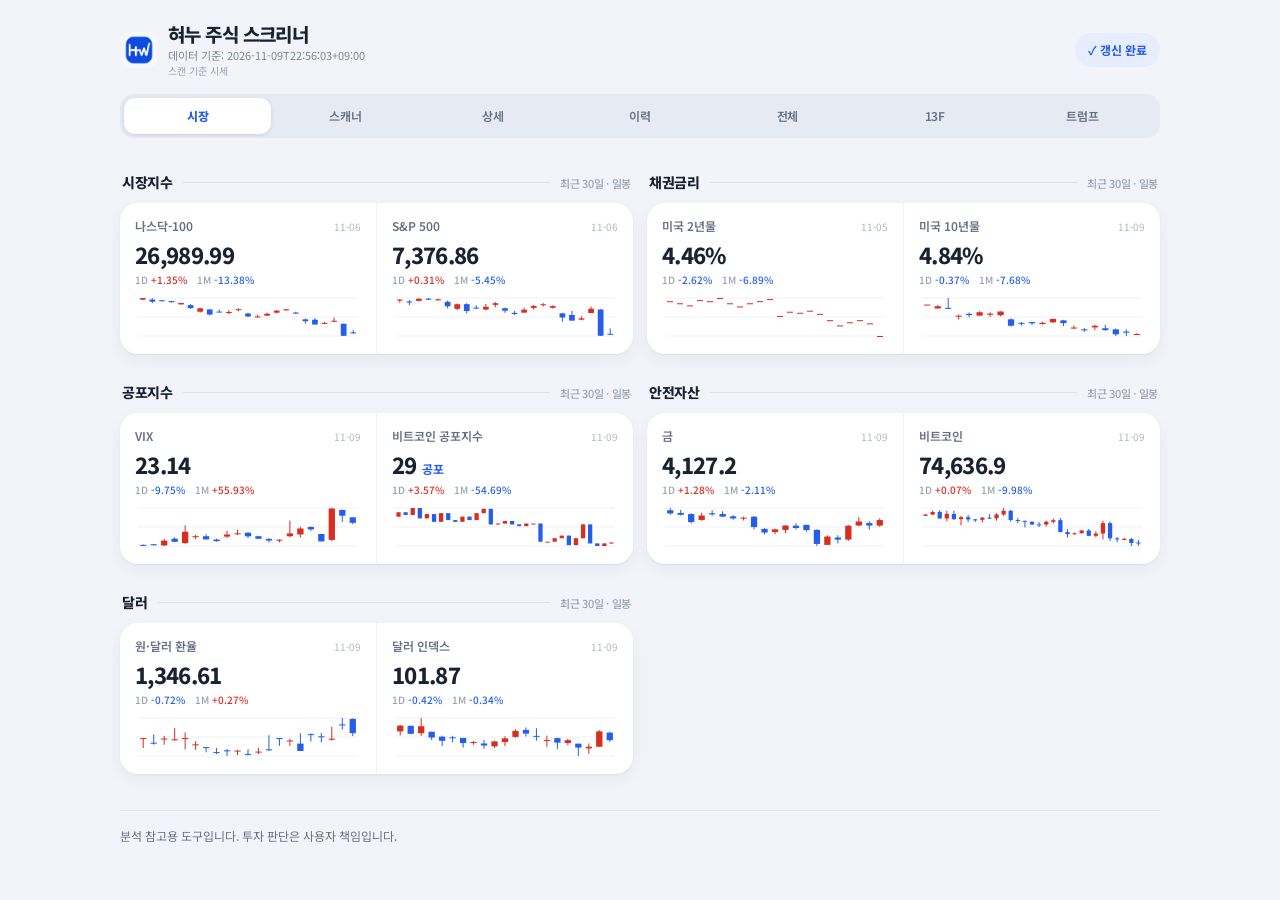
<file: index.html>
<!doctype html>
<html lang="ko">
<head>
<meta charset="utf-8">
<meta name="viewport" content="width=device-width,initial-scale=1,viewport-fit=cover">
<meta name="theme-color" content="#f2f4f9">
<meta name="apple-mobile-web-app-capable" content="yes">
<meta name="mobile-web-app-capable" content="yes">
<meta name="apple-mobile-web-app-title" content="혀누">
<meta name="apple-mobile-web-app-status-bar-style" content="default">
<link rel="apple-touch-icon" href="icon-180.png">
<link rel="icon" type="image/png" sizes="32x32" href="icon-32.png">
<link rel="manifest" href="manifest.webmanifest">
<title>혀누 주식 스크리너</title>
<link rel="preconnect" href="https://fonts.googleapis.com">
<link rel="preconnect" href="https://fonts.gstatic.com" crossorigin>
<link rel="stylesheet" href="https://fonts.googleapis.com/css2?family=Noto+Sans+KR:wght@400;500;600;700;800&display=swap">
<link rel="stylesheet" href="styles.css">
</head>
<body>
<header class="top">
  <div class="brand">
    <img class="brand-logo" src="icon-192.png" alt="" style="background:none;object-fit:cover">
    <div>
      <h1>혀누 주식 스크리너</h1>
      <span id="updated" class="muted">데이터 확인 중</span>
      <span id="quoteStatus" class="quote-status"></span>
    </div>
  </div>
  <button type="button" id="refreshData" class="refresh-button" aria-label="데이터 새로고침">↻ 새로고침</button>
</header>
<nav class="tabs">
  <button type="button" class="tab active" data-page="macro" aria-label="시장 요약">시장</button>
  <button type="button" class="tab" data-page="scanner" aria-label="신호 스캐너">스캐너</button>
  <button type="button" class="tab" data-page="detail" aria-label="종목 상세">상세</button>
  <button type="button" class="tab" data-page="history" aria-label="이력·성과">이력</button>
  <button type="button" class="tab" data-page="universe" aria-label="전체 종목">전체</button>
  <button type="button" class="tab" data-page="filings" aria-label="13F 기관">13F</button>
  <button type="button" class="tab" data-page="trump" aria-label="트럼프 따라가기">트럼프</button>
</nav>
<main>
<section class="page active" id="page-macro">
  <div id="macroMetrics"></div>
</section>
<section class="page" id="page-scanner">
  <div class="toolbar">
    <input id="search" type="search" placeholder="티커 또는 회사명 검색">
    <select id="signalFilter">
      <option value="all">모든 신호</option>
      <option value="급락웅줍+">급락웅줍+</option>
      <option value="급락웅줍">급락웅줍</option>
      <option value="강웅줍">강웅줍</option>
      <option value="웅줍">웅줍</option>
    </select>
    <select id="sort">
      <option value="strength">신호 강도순</option>
      <option value="ticker">티커순</option>
      <option value="drop">고점 대비 하락률순</option>
    </select>
  </div>
  <div id="scannerStatus" class="notice">데이터 확인 중</div>
  <div id="signalList" class="signal-list"></div>
</section>
<section class="page" id="page-detail">
  <div id="detailBody"><div class="panel">종목을 선택하세요.</div></div>
</section>
<section class="page" id="page-history">
  <h3 class="mc-title"><span>승률 · 수익률</span><i></i><em>다음날 시가 진입 · 수익률 + = 승</em></h3>
  <div id="performanceSummary" class="hist-grid"></div>
  <h3 class="mc-title"><span>최근 신호 기록</span><i></i><em id="historyMeta"></em></h3>
  <div id="historyList">이력 불러오는 중</div>
</section>
<section class="page" id="page-universe">
  <div id="universeRoot"></div>
</section>
<section class="page" id="page-filings">
  <div id="filingsRoot"></div>
</section>
<section class="page" id="page-trump">
  <div id="trumpRoot"></div>
</section>
</main>
<footer>분석 참고용 도구입니다. 투자 판단은 사용자 책임입니다.</footer>
<script src="config.js"></script>
<script src="app.js"></script>
<script src="extra.js"></script>
</body>
</html>
</file>
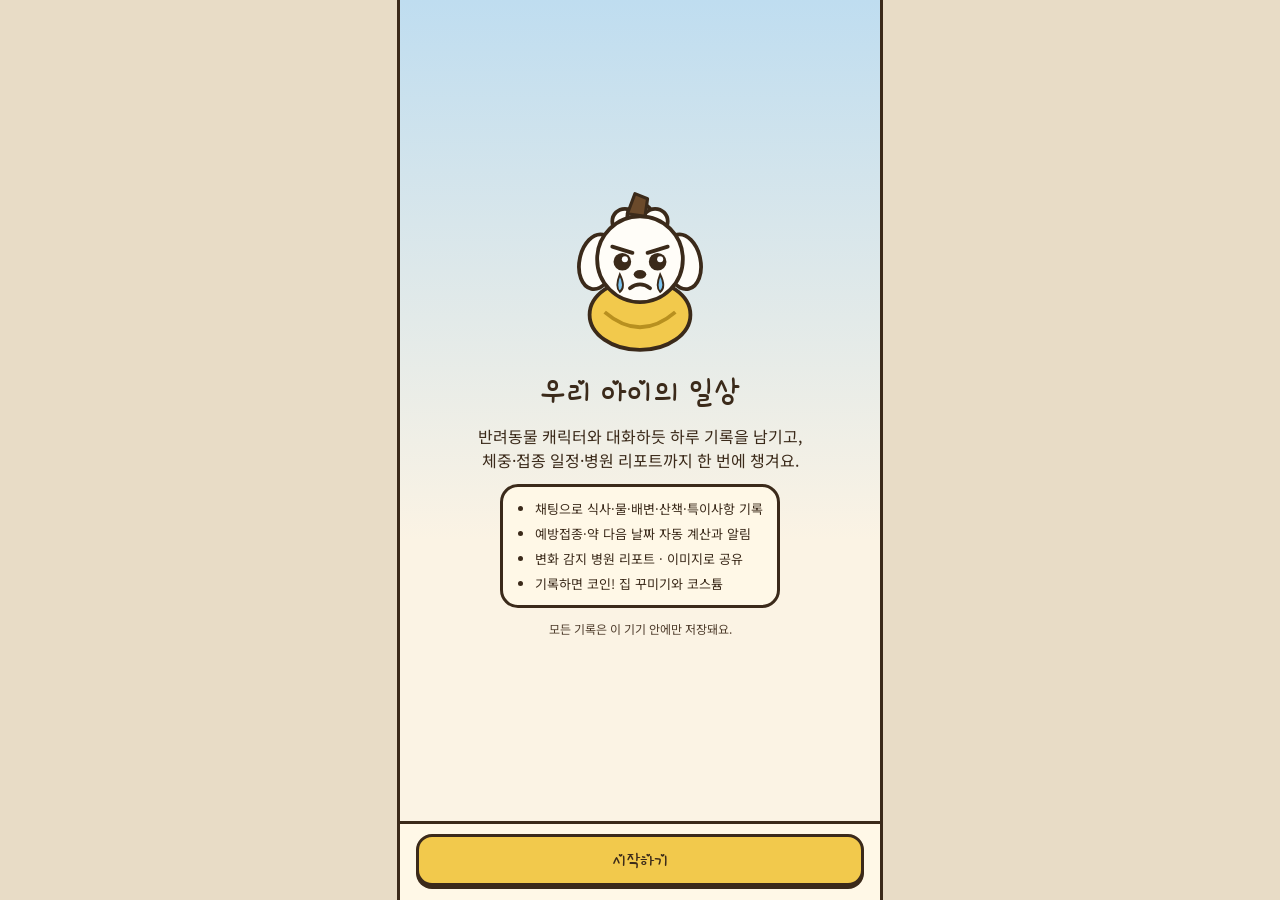
<file: pet-app/index.html>
<!doctype html>
<html lang="ko">
<head>
<meta charset="utf-8">
<meta name="viewport" content="width=device-width,initial-scale=1,viewport-fit=cover">
<meta name="theme-color" content="#BFDDF0">
<meta name="apple-mobile-web-app-capable" content="yes">
<meta name="mobile-web-app-capable" content="yes">
<meta name="apple-mobile-web-app-status-bar-style" content="default">
<meta name="apple-mobile-web-app-title" content="초코의 일상">
<meta name="description" content="반려동물 캐릭터와 대화하며 기록하는 건강 다이어리">
<title>초코의 일상</title>
<link rel="manifest" href="manifest.webmanifest">
<link rel="apple-touch-icon" href="icons/icon-180.png">
<link rel="icon" type="image/png" href="icons/icon-32.png">
<link rel="preconnect" href="https://fonts.googleapis.com">
<link rel="preconnect" href="https://fonts.gstatic.com" crossorigin>
<link href="https://fonts.googleapis.com/css2?family=Single+Day&family=Noto+Sans+KR:wght@400;700&display=swap" rel="stylesheet">
<link rel="stylesheet" href="css/app.css">
</head>
<body>
<div id="app"><p class="loading">불러오는 중...</p></div>
<div id="modal-root"></div>
<div id="toast" role="status" aria-live="polite"></div>
<noscript>이 앱은 자바스크립트가 필요해요.</noscript>
<script type="module" src="js/app.js"></script>
</body>
</html>
</file>
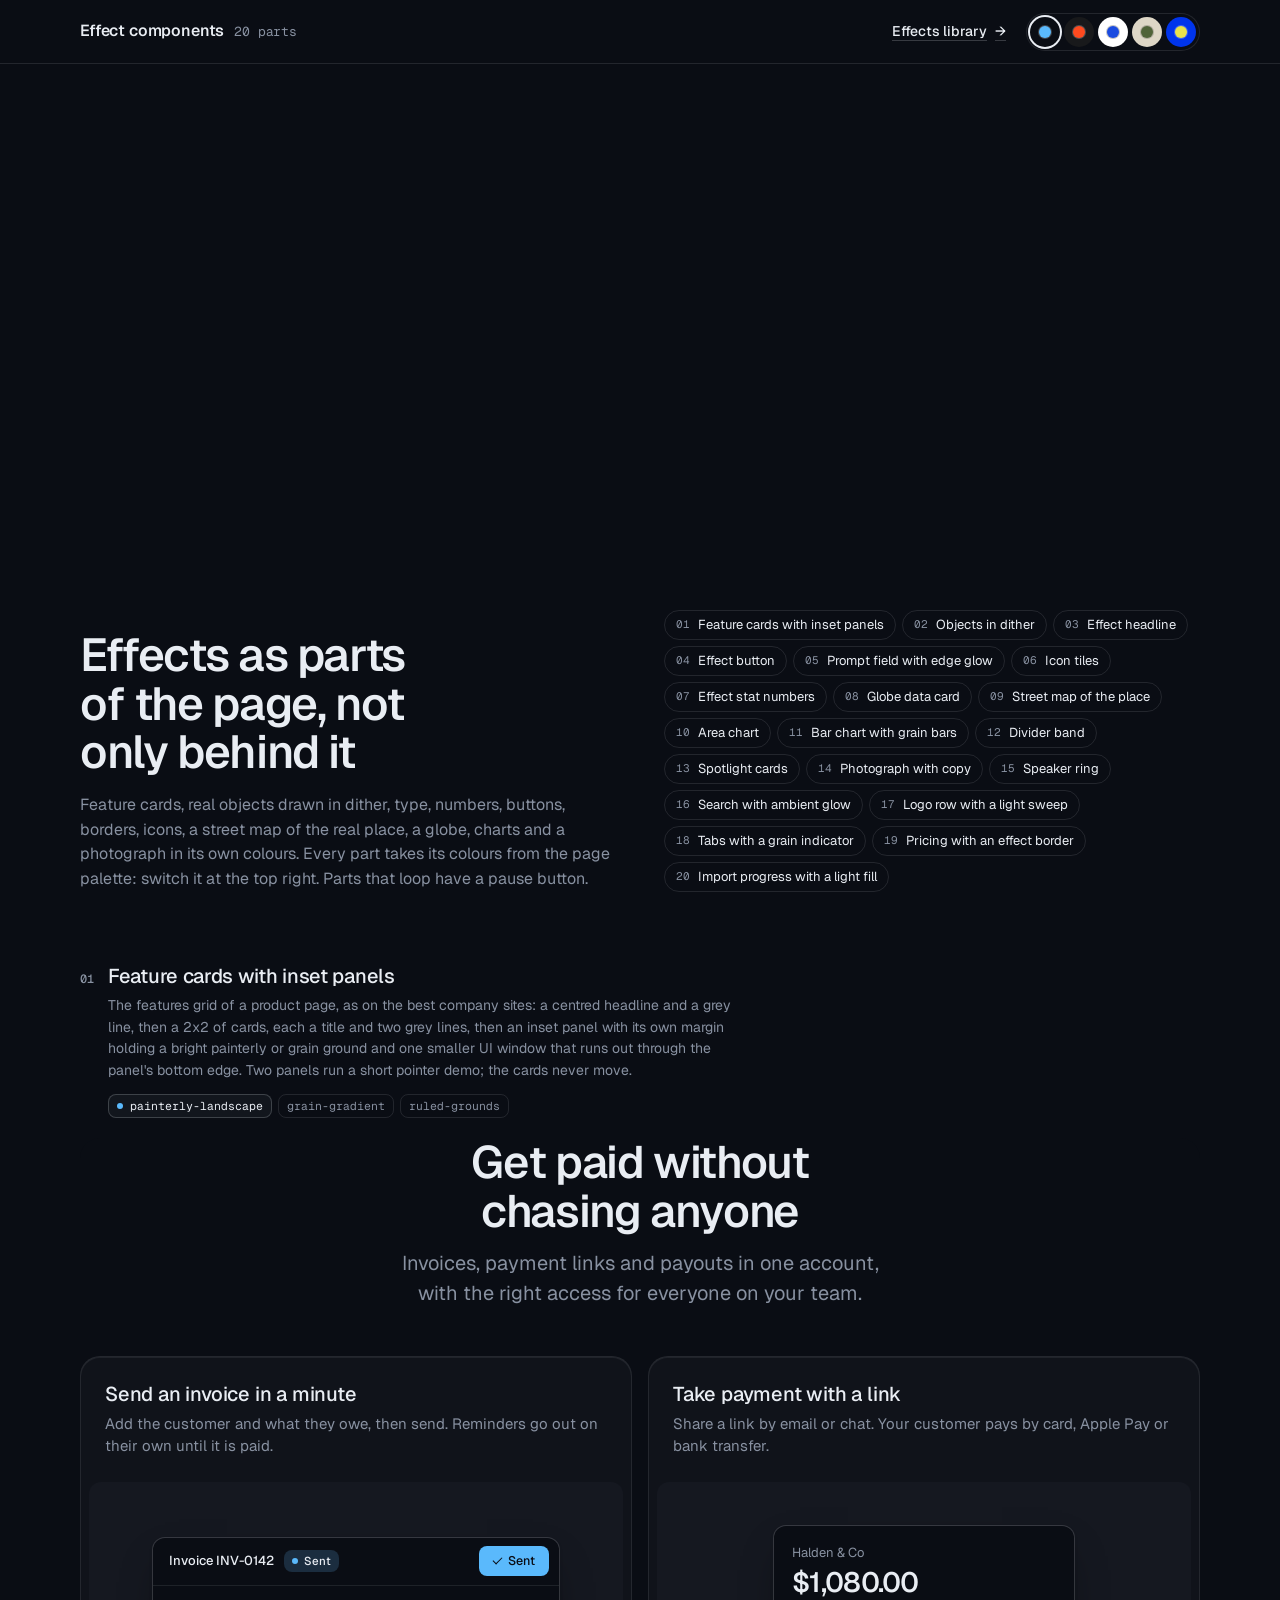
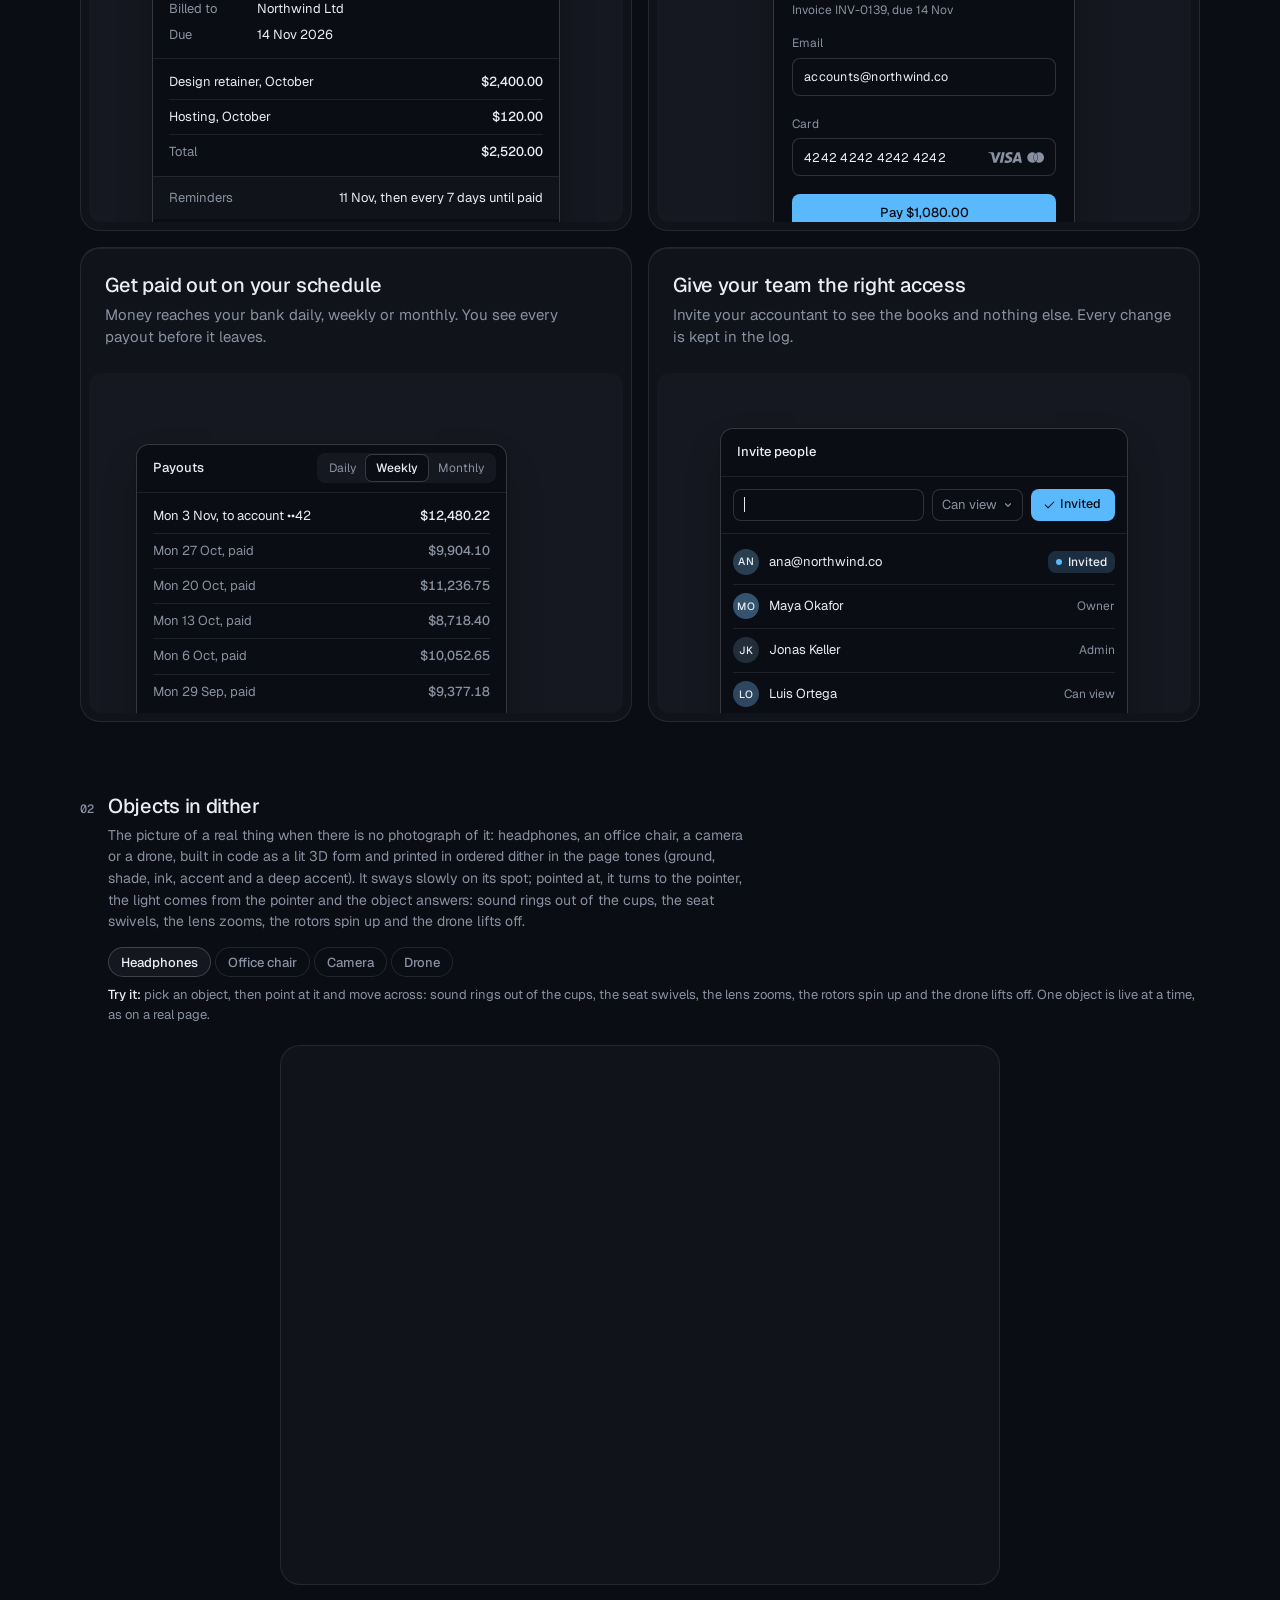
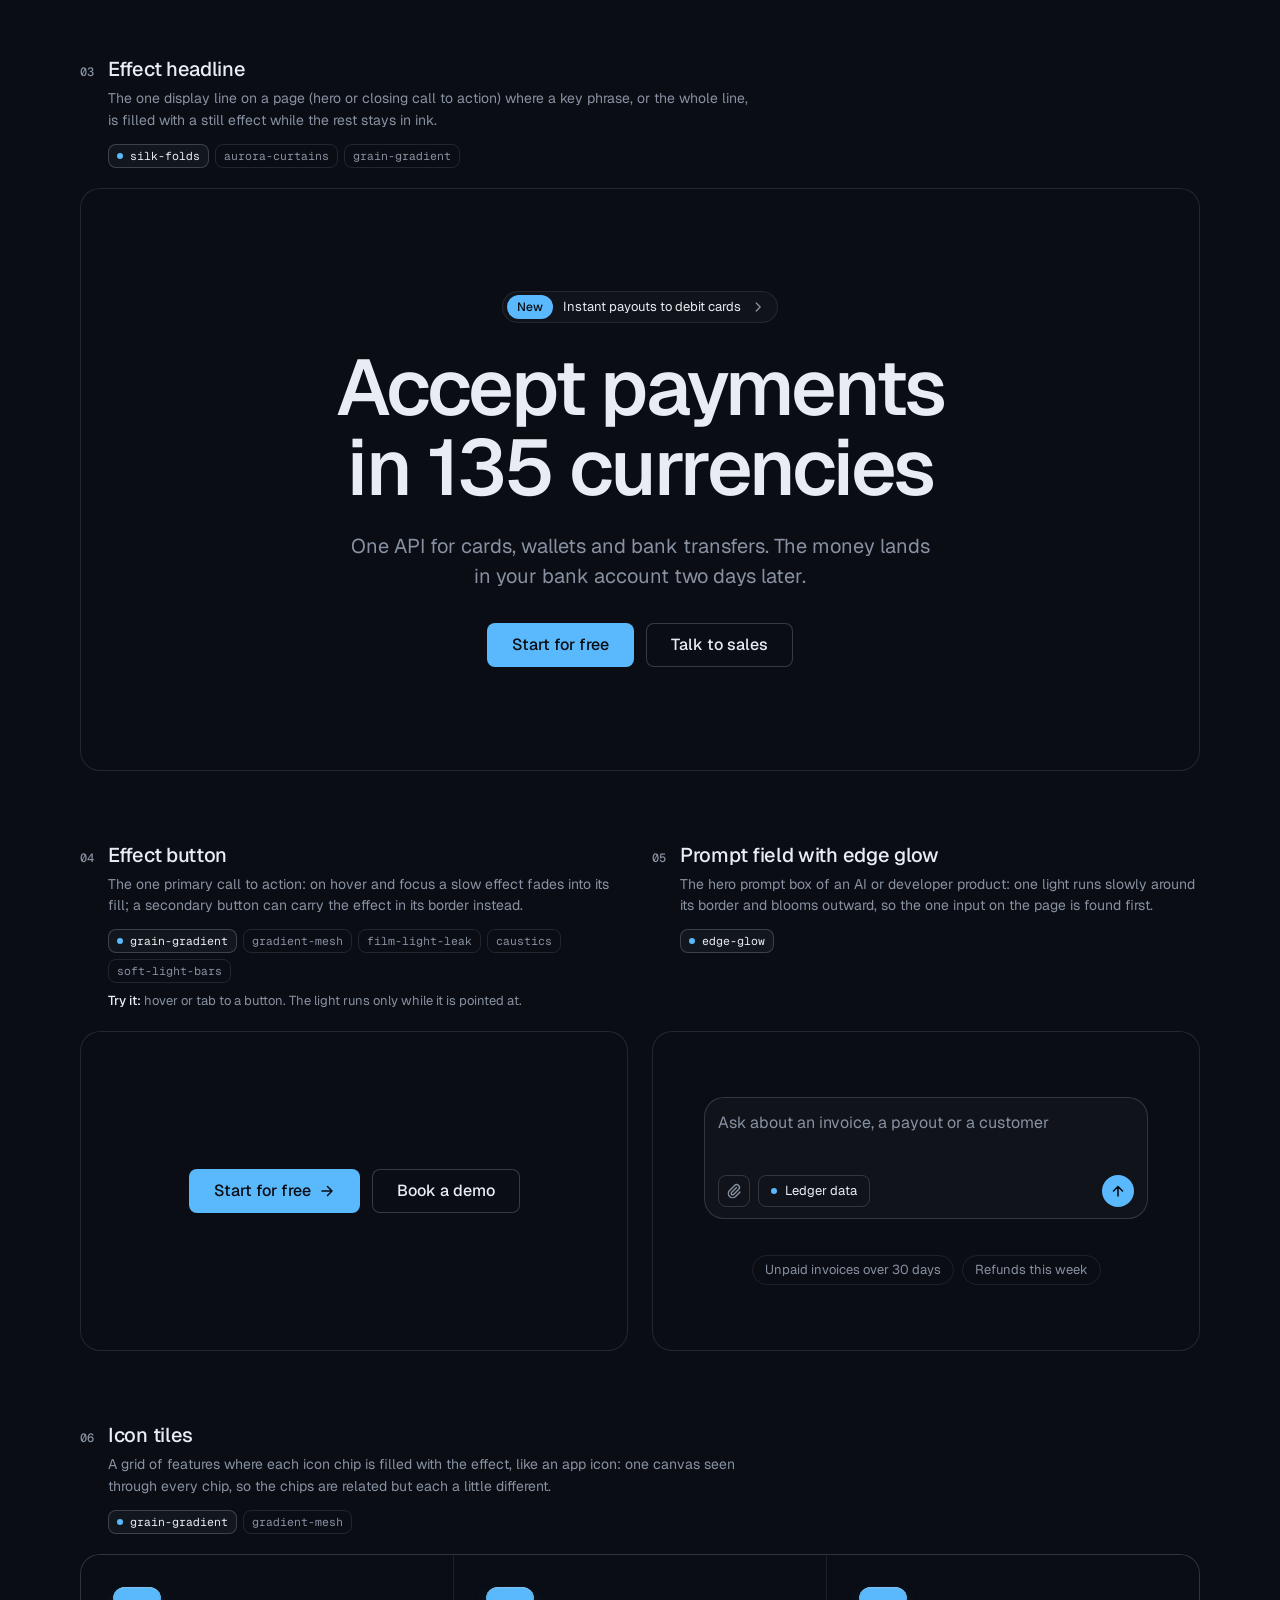
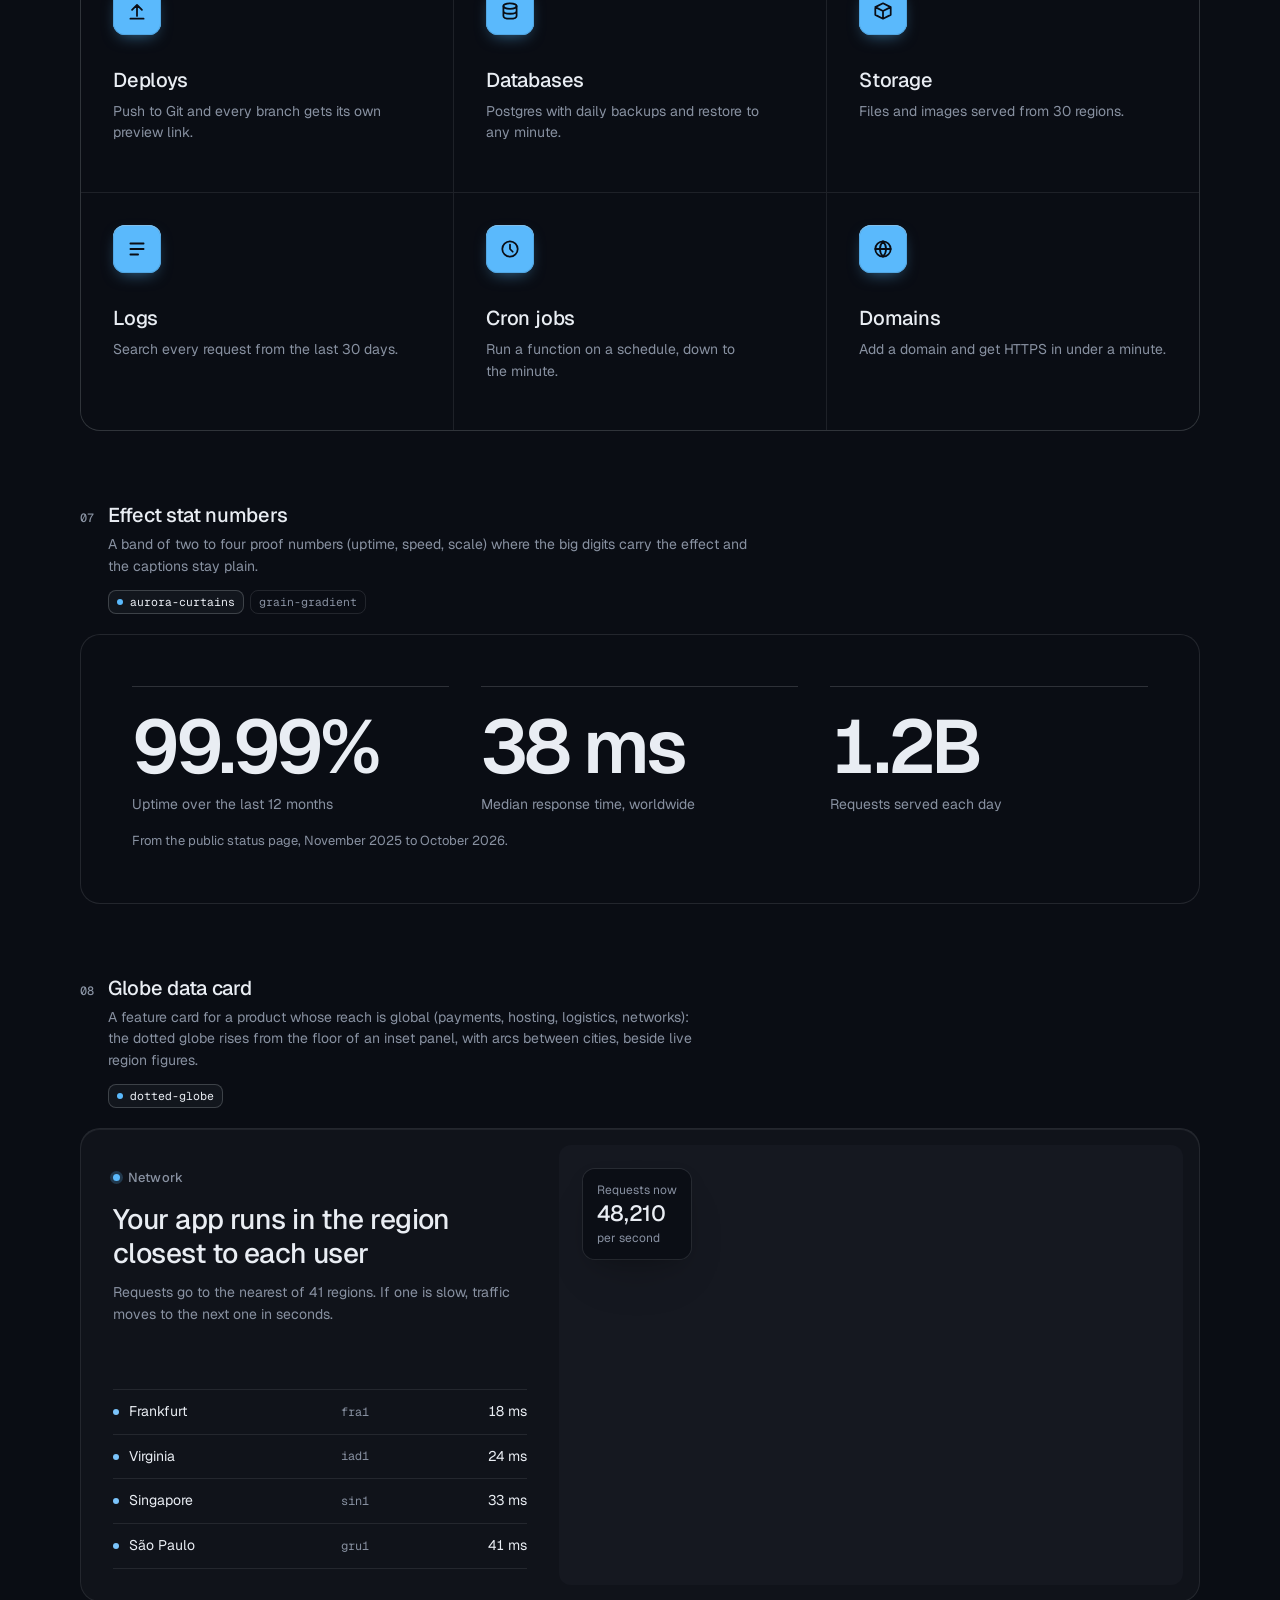
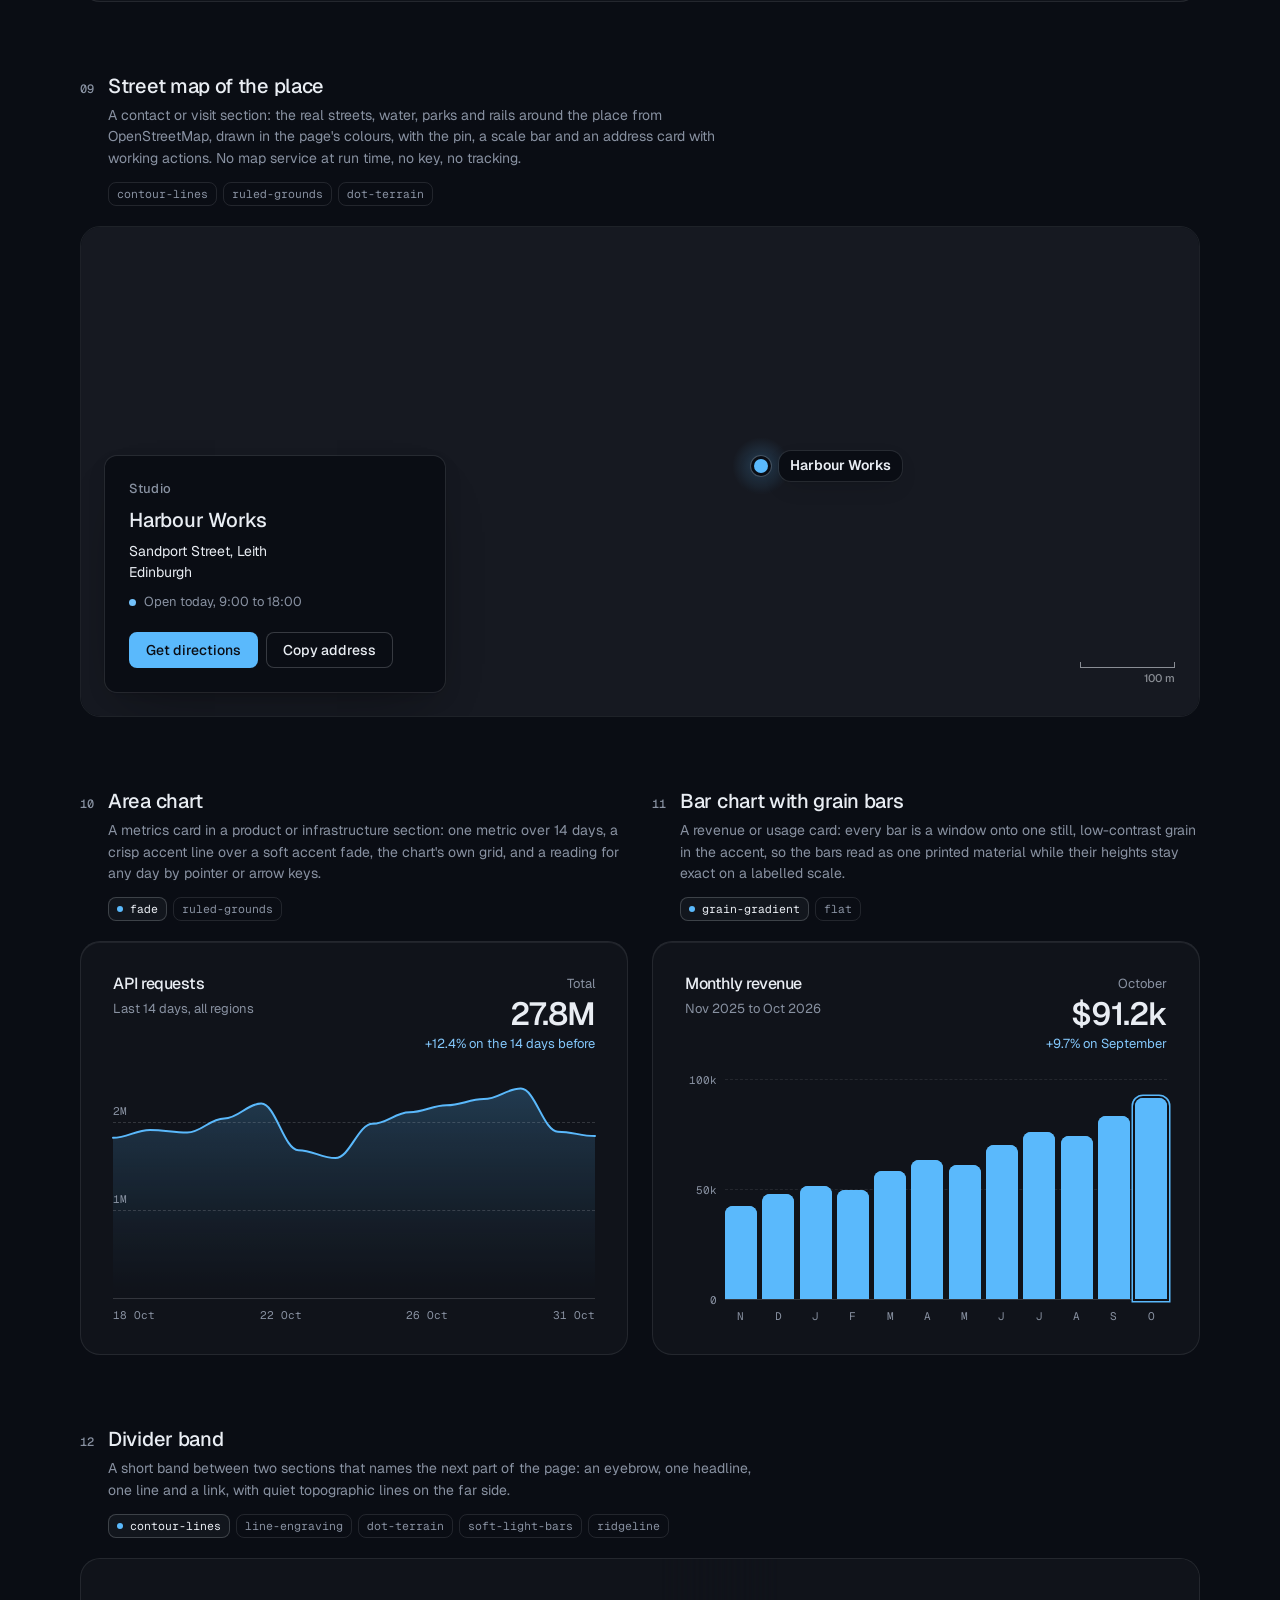
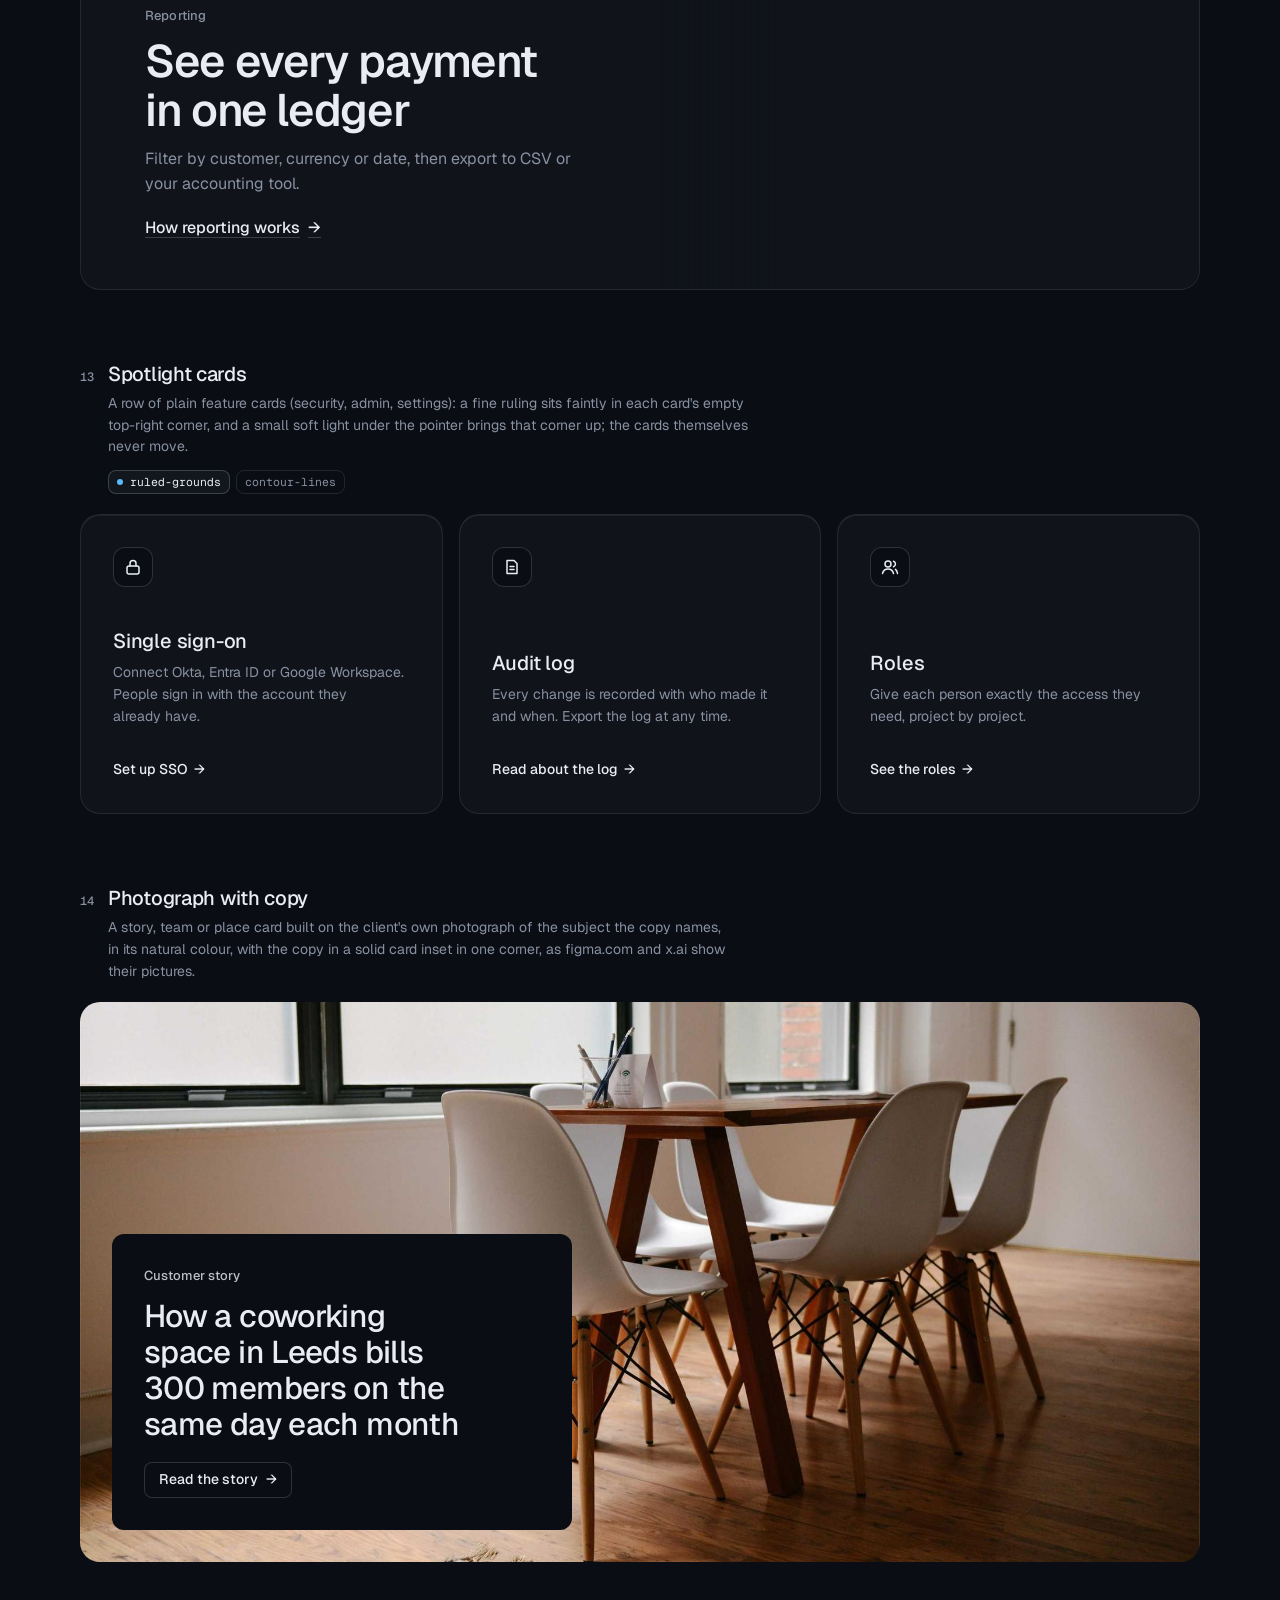
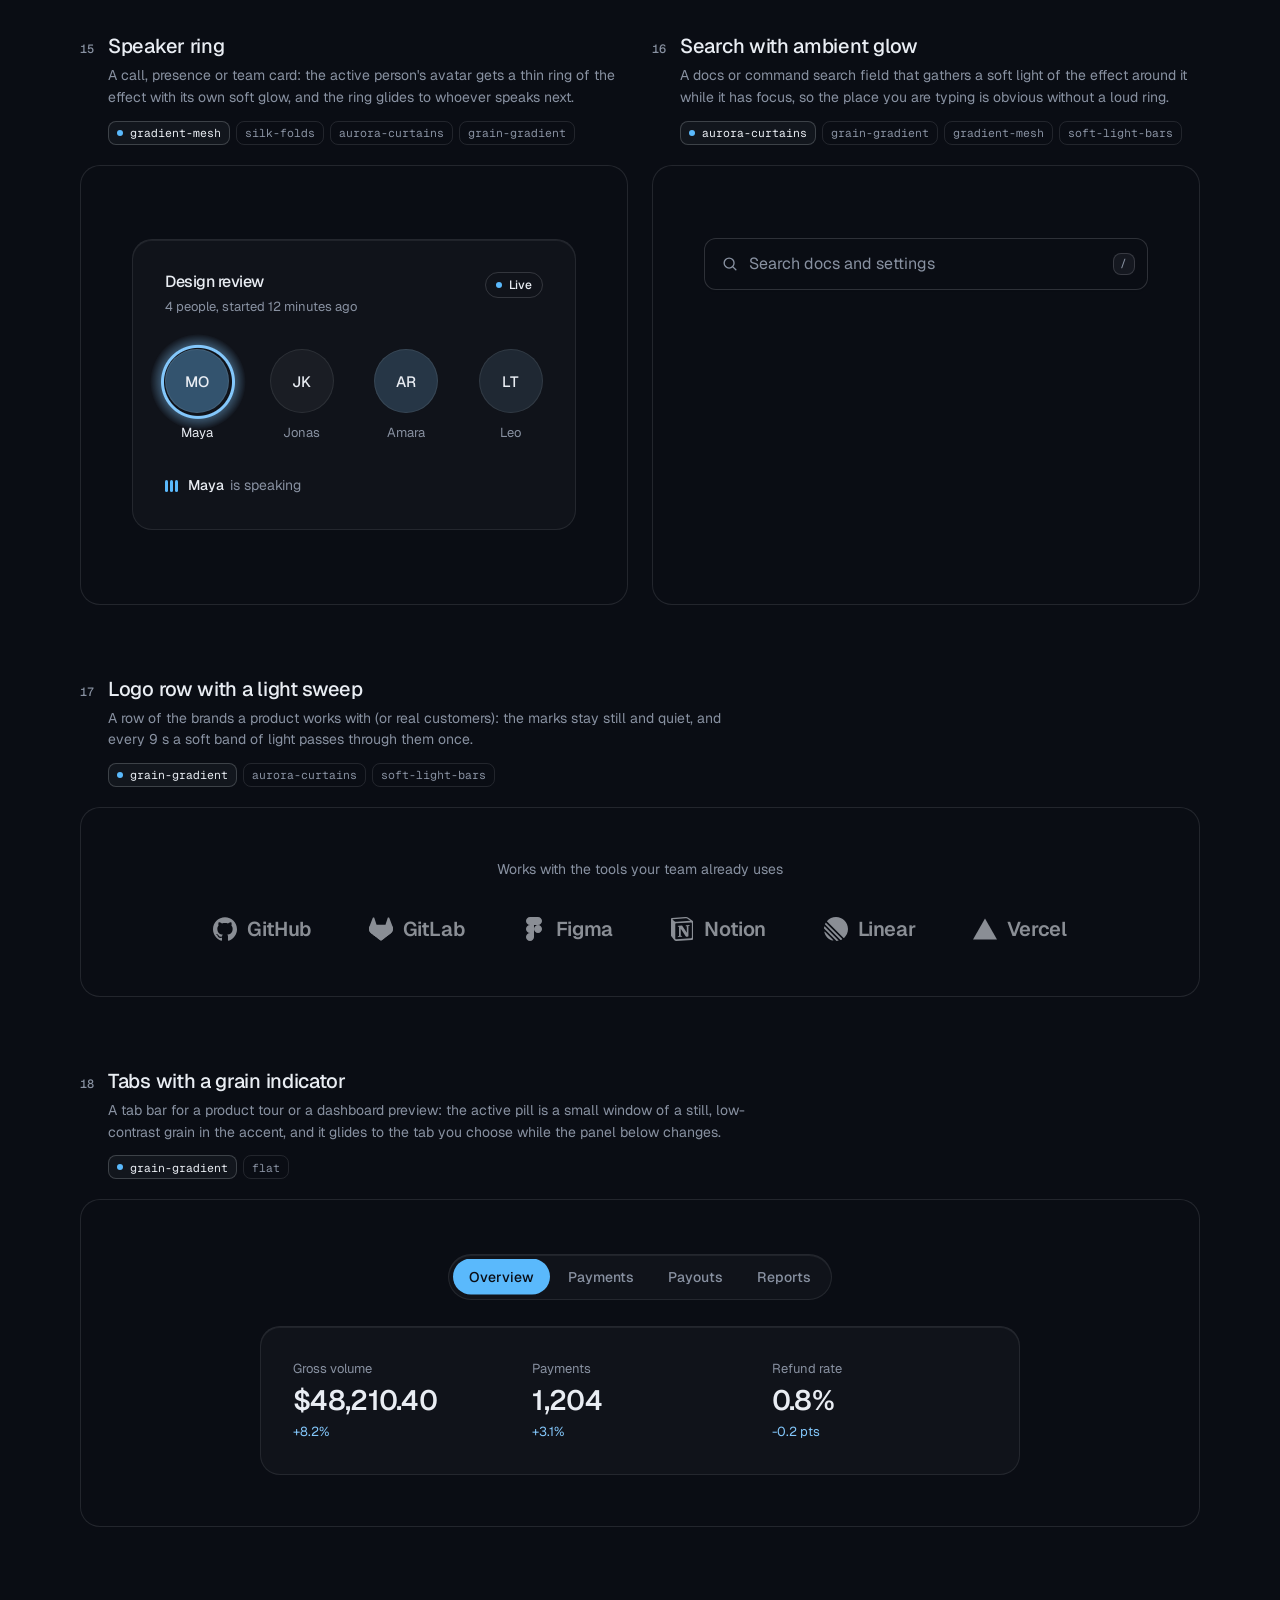
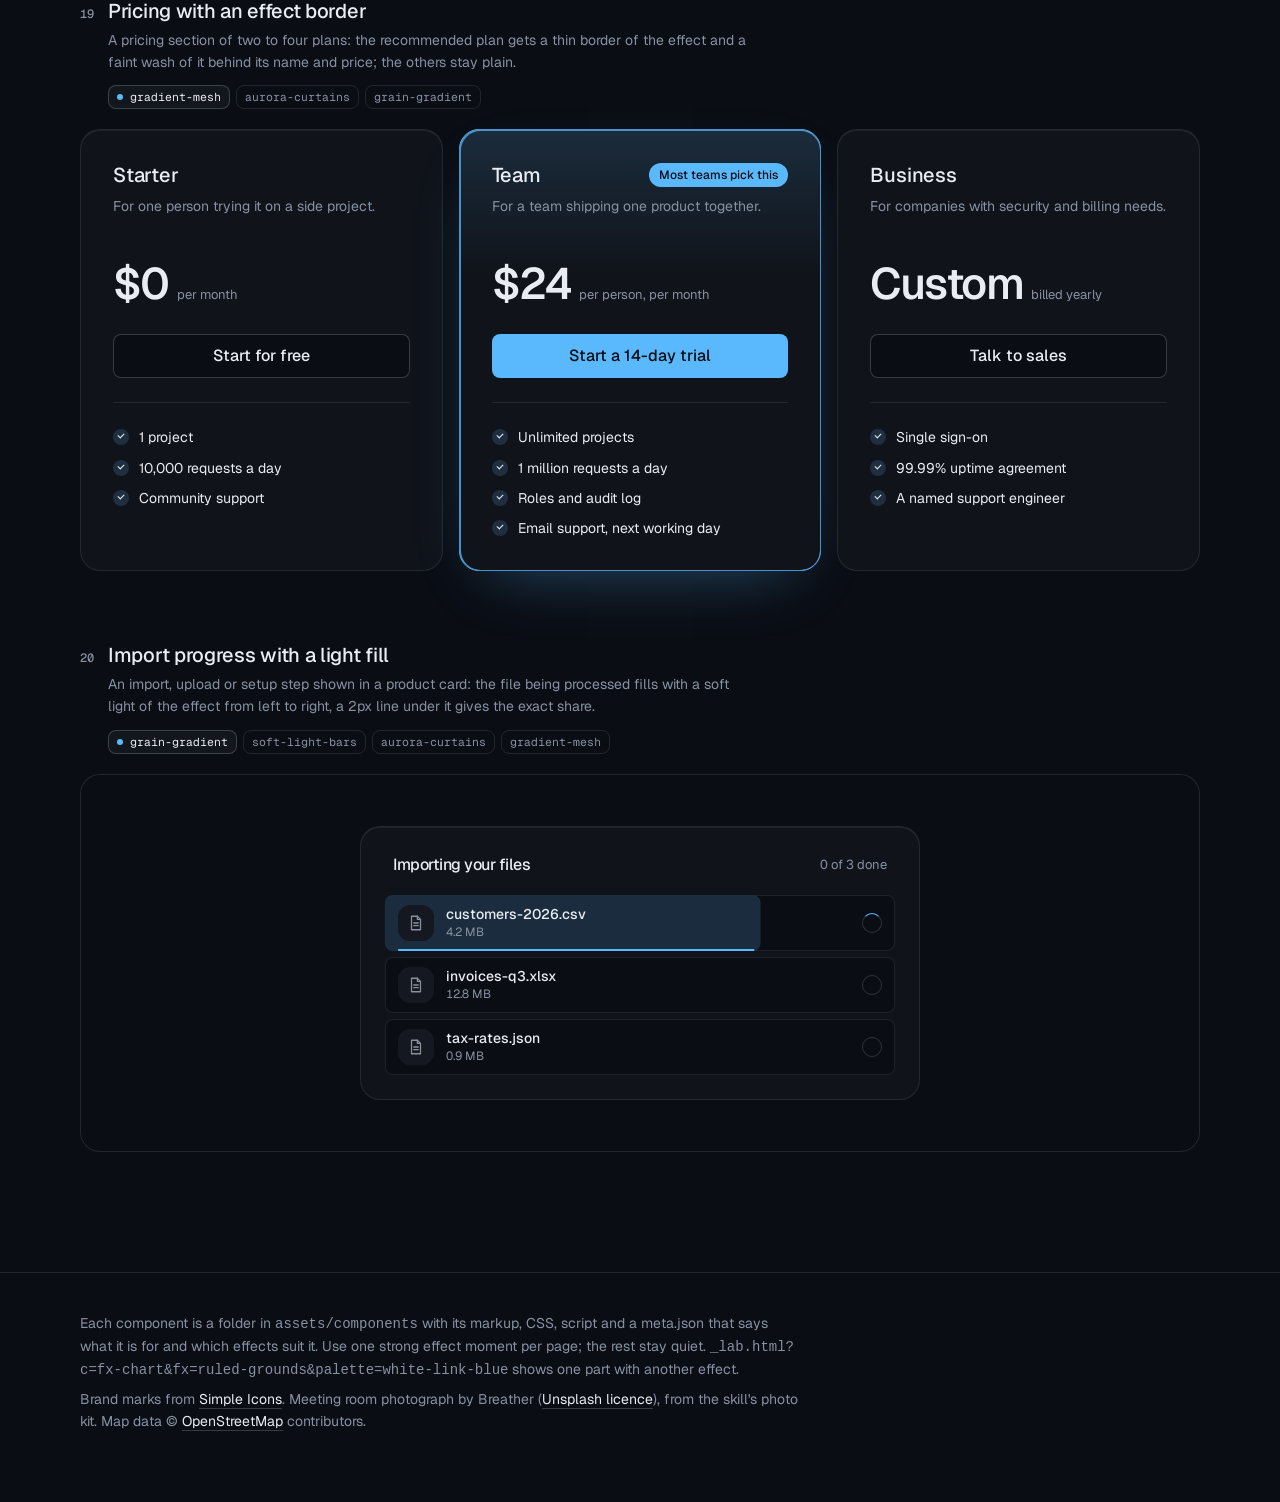
<file: .claude/skills/design-taste-frontend/assets/components/index.html>
<!doctype html>
<html lang="en" data-radius="soft">
<head>
<script>window.__tpGlMax = 16;   /* a gallery shows many live effects at once; a page of a site keeps the default 4 (fx.js) */</script>
<meta charset="utf-8">
<meta name="viewport" content="width=device-width, initial-scale=1">
<title>Effect components</title>
<link rel="preconnect" href="https://fonts.googleapis.com">
<link rel="preconnect" href="https://fonts.gstatic.com" crossorigin>
<link href="https://fonts.googleapis.com/css2?family=Geist:wght@100..900&family=Geist+Mono:wght@400..600&display=swap" rel="stylesheet">
<link rel="stylesheet" href="../system.css">
<link rel="stylesheet" href="./base.css">
<style>
  :root {
    --font-display: "Geist", system-ui, sans-serif;
    --font-text: "Geist", system-ui, sans-serif;
    --font-mono: "Geist Mono", ui-monospace, monospace;
    --display-weight: 560;
    --display-tracking: -0.03em;
    --container: 1200px;
  }
  body { min-height: 100vh; }
  .top {
    position: sticky; top: 0; z-index: 50; height: 64px; background: var(--bg);
    border-bottom: 1px solid var(--line);
  }
  .top .container { height: 100%; display: flex; align-items: center; justify-content: space-between; gap: 16px; }
  .brand { display: flex; align-items: center; gap: 10px; font-weight: 560; letter-spacing: -0.01em; }
  .brand small { font: 400 13px/1 var(--font-mono); color: var(--muted); }
  .top nav { display: flex; align-items: center; gap: 20px; }
  .top nav a.link { font-size: 14px; }
  .swatches { display: flex; gap: 4px; padding: 3px; border: 1px solid var(--line); border-radius: 999px; background: var(--bg); }
  .swatches button {
    width: 30px; height: 30px; border-radius: 999px; border: 0; padding: 0; cursor: pointer; position: relative;
    background: var(--sw-bg);
  }
  .swatches button::after {
    content: ""; position: absolute; inset: 9px; border-radius: 999px; background: var(--sw-accent);
    box-shadow: 0 0 0 1px color-mix(in oklab, var(--sw-ink) 25%, transparent);
  }
  .swatches button[aria-pressed="true"] { box-shadow: 0 0 0 2px var(--ink); }
  .swatches button:focus-visible { outline-offset: 3px; }

  .intro { padding-block: 64px 40px; display: grid; grid-template-columns: minmax(0, 6fr) minmax(0, 6fr); gap: 48px; align-items: end; }
  .intro h1 { font-size: clamp(34px, 2.2vw + 18px, 52px); line-height: 1.05; max-width: 15ch; }
  .intro p { margin-top: 16px; color: var(--muted); font-size: var(--t-body); line-height: 1.55; max-width: 52ch; }
  .index { display: flex; flex-wrap: wrap; gap: 6px; justify-content: flex-start; }
  @media (max-width: 1023px) { .intro { grid-template-columns: minmax(0, 1fr); gap: 28px; } }
  .index a {
    display: inline-flex; align-items: center; gap: 8px; height: 30px; padding: 0 11px; border-radius: 999px;
    border: 1px solid var(--line); font-size: 13px; color: var(--ink);
    transition: border-color var(--dur) var(--ease), background-color var(--dur) var(--ease);
  }
  .index a span { font-family: var(--font-mono); font-size: 11px; color: var(--muted); }
  .index a:hover { border-color: var(--line-strong); background: color-mix(in oklab, var(--ink) 4%, var(--bg)); }

  /* every part spans two rows of the list (its notes, its stage) as a subgrid, so the two parts of a
     half-width pair share one notes height and one stage height: their stages start and end level */
  .list { display: grid; grid-template-columns: repeat(2, minmax(0, 1fr)); column-gap: 24px; row-gap: 0; padding-bottom: 120px; }
  .sc { grid-column: 1 / -1; grid-row: span 2; display: grid; grid-template-rows: subgrid; row-gap: 20px; min-width: 0; scroll-margin-top: 88px; padding-top: 72px; }
  .sc:first-child { padding-top: 0; }
  .sc.is-half { grid-column: auto; }
  .sc.is-half .sc__stage:not(.is-center) { display: grid; }
  .sc__meta { display: grid; grid-template-columns: auto 1fr; column-gap: 14px; row-gap: 6px; align-items: baseline; align-content: start; }
  .sc__note { grid-column: 2; margin: 2px 0 0; font-size: 13px; color: var(--muted); }
  .sc__note::before { content: "Try it: "; color: var(--ink); font-weight: 500; }
  .sc__no { font: 500 12px/1 var(--font-mono); color: var(--muted); padding-top: 2px; }
  .sc__name { font: 500 20px/1.25 var(--font-text); letter-spacing: -0.015em; margin: 0; }
  .sc__for { grid-column: 2; color: var(--muted); font-size: 14px; line-height: 1.55; max-width: 72ch; margin: 0; }
  .sc__fx { grid-column: 2; display: flex; flex-wrap: wrap; gap: 6px; margin-top: 6px; }
  .sc__fx li {
    font: 400 11.5px/1 var(--font-mono); color: var(--muted); height: 24px; display: inline-flex; align-items: center;
    padding: 0 8px; border-radius: var(--r-sm); border: 1px solid var(--line);
  }
  .sc__fx li.is-on { color: var(--ink); border-color: var(--line-strong); background: color-mix(in oklab, var(--ink) 5%, var(--bg)); }
  .sc__fx li.is-on::before { content: ""; width: 6px; height: 6px; border-radius: 99px; background: var(--accent); margin-right: 7px; }
  .sc__stage {
    position: relative; min-width: 0; border: 1px solid var(--line); border-radius: var(--r-lg);
    padding: clamp(20px, 4vw, 56px); background: var(--bg);
  }
  .sc__stage.is-tall { padding-block: clamp(56px, 8vw, 120px); }
  .sc__stage.is-flush { padding: 0; border: 0; }
  .sc__stage.is-center { display: grid; place-items: center; min-height: 320px; }
  /* one object, at a size a page would give it */
  #fx-dither-object .sc__stage { display: grid; justify-items: center; }
  #fx-dither-object .cx-obj { width: min(100%, 720px); }
  .sc__pick { grid-column: 2; display: flex; flex-wrap: wrap; gap: 4px; margin-top: 8px; }
  .sc__pick button {
    height: 30px; padding: 0 12px; border-radius: 999px; border: 1px solid var(--line); background: var(--bg);
    font: 500 13px/1 var(--font-text); color: var(--muted); cursor: pointer;
  }
  .sc__pick button:hover { color: var(--ink); border-color: var(--line-strong); }
  .sc__pick button[aria-pressed="true"] { color: var(--ink); border-color: var(--line-strong); background: color-mix(in oklab, var(--ink) 6%, var(--bg)); }
  /* the search list opens below its field: leave it room inside the frame */
  #fx-search .sc__stage { min-height: 440px; place-items: start center; padding-top: 72px; }
  .sc__stage:empty::after { content: "Loading"; color: var(--muted); font-size: 13px; }

  .foot { border-top: 1px solid var(--line); padding: 40px 0 64px; color: var(--muted); font-size: 14px; }
  .foot p { max-width: 80ch; margin: 0 0 8px; }
  .foot a { color: var(--ink); text-decoration: underline; text-decoration-color: var(--line-strong); text-underline-offset: 4px; }

  @media (max-width: 899px) {
    .list { grid-template-columns: minmax(0, 1fr); }
    .sc.is-half { grid-column: 1 / -1; }
    .top nav a.link { display: none; }
  }
  @media (max-width: 639px) {
    .intro { padding-block: 48px 32px; }
    .sc { padding-top: 48px; }
    .sc__meta { grid-template-columns: 1fr; }
    .sc__no { display: none; }
    .sc__for, .sc__fx, .sc__note, .sc__pick { grid-column: 1; }
    .sc__stage.is-center { min-height: 240px; }
    .brand small { display: none; }
  }
</style>
</head>
<body>
<header class="top">
  <div class="container">
    <div class="brand">Effect components <small id="count"></small></div>
    <nav aria-label="Palette and links">
      <a class="link" href="../effects/gallery.html">Effects library</a>
      <div class="swatches" id="swatches" role="group" aria-label="Page palette"></div>
    </nav>
  </div>
</header>

<main>
  <section class="intro container">
    <div>
      <h1>Effects as parts of the page, not only behind it</h1>
      <p id="lede">Feature cards, real objects drawn in dither, type, numbers, buttons, borders, icons, a street map of the real place, a globe, charts and a photograph in its own colours. Every part takes its colours from the page palette: switch it at the top right. Parts that loop have a pause button.</p>
    </div>
    <nav class="index" id="index" aria-label="Components"></nav>
  </section>
  <div class="container list" id="list"></div>
</main>

<footer class="foot">
  <div class="container">
    <p>Each component is a folder in <code>assets/components</code> with its markup, CSS, script and a meta.json that says what it is for and which effects suit it. Use one strong effect moment per page; the rest stay quiet. <code>_lab.html?c=fx-chart&amp;fx=ruled-grounds&amp;palette=white-link-blue</code> shows one part with another effect.</p>
    <p>Brand marks from <a href="https://simpleicons.org/">Simple Icons</a>. Meeting room photograph by Breather (<a href="https://unsplash.com/photos/DEdM9Vs6s8w">Unsplash licence</a>), from the skill's photo kit. Map data © <a href="https://www.openstreetmap.org/copyright">OpenStreetMap</a> contributors.</p>
  </div>
</footer>

<script type="module">
  import fx from '../effects/fx.js';

  // component id, layout and stage style, in page order
  const COMPONENTS = [
    { id: 'fx-feature-card', stage: 'is-flush' },
    { id: 'fx-dither-object', stage: 'is-flush', note: 'pick an object, then point at it and move across: sound rings out of the cups, the seat swivels, the lens zooms, the rotors spin up and the drone lifts off. One object is live at a time, as on a real page.' },
    { id: 'fx-headline', stage: 'is-tall' },
    { id: 'fx-button', half: true, stage: 'is-center', note: 'hover or tab to a button. The light runs only while it is pointed at.' },
    { id: 'fx-prompt', half: true, stage: 'is-center' },
    { id: 'fx-icon-tiles', stage: 'is-flush' },
    { id: 'fx-stat' },
    { id: 'fx-globe', stage: 'is-flush' },
    { id: 'fx-map', stage: 'is-flush' },
    { id: 'fx-chart', half: true, stage: 'is-flush' },
    { id: 'fx-bars', half: true, stage: 'is-flush' },
    { id: 'fx-band', stage: 'is-flush' },
    { id: 'fx-spotlight', stage: 'is-flush' },
    { id: 'fx-photo', stage: 'is-flush' },
    { id: 'fx-avatar', half: true, stage: 'is-center' },
    { id: 'fx-search', half: true, stage: 'is-center' },
    { id: 'fx-logos' },
    { id: 'fx-tabs' },
    { id: 'fx-pricing', stage: 'is-flush' },
    { id: 'fx-progress', stage: 'is-center' },
  ];

  const PALETTES = [
    { id: 'blue-black-cornflower', name: 'Night, cornflower', bg: '#0a0d14', surface: '#131824', ink: '#e9edf3', muted: '#8891a1', accent: '#5ab9fc', accentInk: '#0a0d14' },
    { id: 'graphite-safety-orange', name: 'Graphite, orange', bg: '#18191b', surface: '#222427', ink: '#eff0f1', muted: '#9c9ea3', accent: '#ff4a1f', accentInk: '#18191b' },
    { id: 'white-link-blue', name: 'White, blue', bg: '#ffffff', surface: '#f4f4f4', ink: '#111111', muted: '#6b6b6b', accent: '#1a4be0', accentInk: '#ffffff' },
    { id: 'moss-sand', name: 'Sand, moss', bg: '#ddd6c6', surface: '#d2cab8', ink: '#2a2a26', muted: '#59574e', accent: '#4f6238', accentInk: '#ffffff' },
    { id: 'cobalt-field', name: 'Cobalt field', bg: '#0034eb', surface: '#002fd6', ink: '#ffffff', muted: '#dfe4f2', accent: '#e9e34a', accentInk: '#111111' },
  ];

  const q = new URLSearchParams(location.search);
  if (q.has('time')) fx.setClock(+q.get('time'));
  if (q.has('fallback')) fx.config.forceFallback = true;
  const only = q.get('only') ? q.get('only').split(',') : null;
  const list = document.getElementById('list');
  const index = document.getElementById('index');
  const swatches = document.getElementById('swatches');

  /*
    The budget: a laptop's integrated GPU shares its memory with everything else, so this page never
    holds more than 4 live WebGL contexts. A part is started when it comes near the viewport and
    destroyed when it leaves it; still parts draw once and free their context; fx.js frees any idle
    off-screen context past 4. liveGL() counts the contexts that are open right now.
  */
  fx.config.maxLive = 4;
  const contexts = new Set();
  let peakGL = 0;
  const getContext = HTMLCanvasElement.prototype.getContext;
  HTMLCanvasElement.prototype.getContext = function (type, ...rest) {
    const c = getContext.call(this, type, ...rest);
    if (c && /webgl/i.test(type) && !contexts.has(c)) { contexts.add(c); peakGL = Math.max(peakGL, liveGL()); }
    return c;
  };
  function liveGL() {
    for (const c of contexts) if (c.isContextLost()) contexts.delete(c);
    return contexts.size;
  }

  // the dither object: one live at a time, switched here (a real page shows one object)
  const OBJECTS = {
    headphones: ['Headphones', 'Over-ear, wireless'],
    chair: ['Office chair', 'Swivel seat on five castors'],
    camera: ['Camera', 'Mirrorless, with a zoom lens'],
    drone: ['Drone', 'Four rotors and a camera'],
  };
  let object = OBJECTS[q.get('object')] ? q.get('object') : 'headphones';
  // print (ordered dither, the default) or studio (a smooth shaded render: no picker until it is anti-aliased; ?render=studio)
  let render = q.get('render') === 'studio' ? 'studio' : 'print';

  function applyPalette(p) {
    const c = fx.color;
    const action = c.contrast(p.accent, p.bg) >= 2.2 ? p.accent : p.ink;
    const actionInk = action === p.accent ? p.accentInk : p.bg;
    const s = document.documentElement.style;
    const set = (k, v) => s.setProperty(k, v);
    set('--p-bg', p.bg); set('--p-surface', p.surface); set('--p-ink', p.ink); set('--p-muted', p.muted);
    set('--p-accent', p.accent); set('--p-accent-ink', p.accentInk); set('--p-action', action); set('--p-action-ink', actionInk);
    document.documentElement.style.colorScheme = c.isDark(p.bg) ? 'dark' : 'light';
    for (const b of swatches.children) b.setAttribute('aria-pressed', String(b.dataset.id === p.id));
  }

  async function load(entry) {
    const base = `./${entry.id}/`;
    const [meta, html, mod] = await Promise.all([
      fetch(base + 'meta.json').then(r => (r.ok ? r.json() : null)),
      fetch(base + 'component.html').then(r => (r.ok ? r.text() : null)),
      import(base + 'component.js').catch(err => { console.warn(entry.id, err); return null; }),
    ]).catch(() => [null, null, null]);
    if (!meta || !html || !mod) return null;
    const link = document.createElement('link');
    link.rel = 'stylesheet';
    link.href = base + 'component.css';
    document.head.append(link);
    await new Promise(r => { link.onload = link.onerror = r; });
    return { ...entry, meta, html, mod };
  }

  function section(e, n) {
    const s = document.createElement('section');
    s.className = 'sc' + (e.half ? ' is-half' : '');
    s.id = e.id;
    const fxList = (e.meta.effects || []).map(id => `<li class="${id === e.meta.default ? 'is-on' : ''}">${id}</li>`).join('');
    const pick = e.id === 'fx-dither-object'
      ? `<div class="sc__pick" role="group" aria-label="Object">${Object.keys(OBJECTS).map(k => `<button type="button" data-object="${k}" aria-pressed="${k === object}">${OBJECTS[k][0]}</button>`).join('')}</div>`
      : '';
    s.innerHTML = `
      <div class="sc__meta">
        <span class="sc__no">${String(n).padStart(2, '0')}</span>
        <h2 class="sc__name">${e.meta.name}</h2>
        <p class="sc__for">${e.meta.for}</p>
        ${fxList ? `<ul class="sc__fx" aria-label="Effects that suit it">${fxList}</ul>` : ''}
        ${pick}
        ${e.note ? `<p class="sc__note">${e.note}</p>` : ''}
      </div>
      <div class="sc__stage ${e.stage || ''}"></div>`;
    return s;
  }

  // the markup is placed at once (the page keeps its full height); the scripts run only near the viewport
  function markup(e) {
    const stage = e.section.querySelector('.sc__stage');
    stage.innerHTML = e.html;
    if (e.id === 'fx-dither-object') {
      const fig = stage.querySelector('.cx-obj');
      fig.dataset.cxObject = object;
      if (render === 'studio') fig.dataset.cxRender = 'studio'; else delete fig.dataset.cxRender;
      fig.querySelector('.cx-obj__stage').removeAttribute('aria-label');
    }
    return stage;
  }
  function start(e) {
    if (e.ctrl) return;
    const stage = markup(e);
    try { e.ctrl = e.mod.default(stage.firstElementChild || stage) || { destroy() {} }; } catch (err) { console.error(e.id, err); e.ctrl = { destroy() {} }; }
  }
  function stop(e) {
    if (!e.ctrl) return;
    try { e.ctrl.destroy?.(); } catch (err) { console.warn(e.id, err); }
    fx.unmountAll(e.section);
    e.ctrl = null;
  }

  function setPalette(p, entries) {
    entries.forEach(stop);
    applyPalette(p);
    try { localStorage.setItem('cx-palette', p.id); } catch (_) {}
    requestAnimationFrame(() => entries.forEach(e => (e.near ? start(e) : markup(e))));
  }

  let saved = null;
  try { saved = localStorage.getItem('cx-palette'); } catch (_) {}
  const first = PALETTES.find(p => p.id === q.get('palette')) || PALETTES.find(p => p.id === saved) || PALETTES[0];
  for (const p of PALETTES) {
    const b = document.createElement('button');
    b.type = 'button';
    b.dataset.id = p.id;
    b.title = p.name;
    b.setAttribute('aria-label', p.name);
    b.style.setProperty('--sw-bg', p.bg);
    b.style.setProperty('--sw-accent', p.accent);
    b.style.setProperty('--sw-ink', p.ink);
    swatches.append(b);
  }
  applyPalette(first);

  const wanted = COMPONENTS.filter(c => !only || only.includes(c.id));
  const entries = (await Promise.all(wanted.map(load))).filter(Boolean);
  document.getElementById('count').textContent = `${entries.length} parts`;
  entries.forEach((e, i) => {
    e.section = section(e, i + 1);
    list.append(e.section);
    markup(e);
    const a = document.createElement('a');
    a.href = '#' + e.id;
    a.innerHTML = `<span>${String(i + 1).padStart(2, '0')}</span>${e.meta.name}`;
    index.append(a);
  });
  await document.fonts.ready;
  const near = new IntersectionObserver(seen => {
    for (const en of seen) {
      const e = entries.find(x => x.section === en.target);
      if (!e) continue;
      e.near = en.isIntersecting;
      if (e.near) start(e); else stop(e);
    }
  }, { rootMargin: '10% 0px' });
  entries.forEach(e => near.observe(e.section));
  setTimeout(() => { document.documentElement.dataset.ready = '1'; }, 1500);

  swatches.addEventListener('click', ev => {
    const b = ev.target.closest('button');
    if (!b) return;
    const p = PALETTES.find(x => x.id === b.dataset.id);
    if (p) setPalette(p, entries);
  });
  list.addEventListener('click', ev => {
    const b = ev.target.closest('[data-object], [data-render]');
    if (!b || !(OBJECTS[b.dataset.object] || b.dataset.render)) return;
    if (b.dataset.render) render = b.dataset.render; else object = b.dataset.object;
    b.parentElement.querySelectorAll('button').forEach(x => x.setAttribute('aria-pressed', String(x === b)));
    const e = entries.find(x => x.id === 'fx-dither-object');
    stop(e);
    if (e.near) start(e); else markup(e);
  });
  window.__cx = {
    entries,
    setPalette: id => setPalette(PALETTES.find(p => p.id === id), entries),
    setObject: k => list.querySelector(`[data-object="${k}"]`)?.click(),
    gl: () => ({ live: liveGL(), peak: peakGL, started: entries.filter(e => e.ctrl).map(e => e.id) }),
  };
</script>

</body>
</html>
</file>
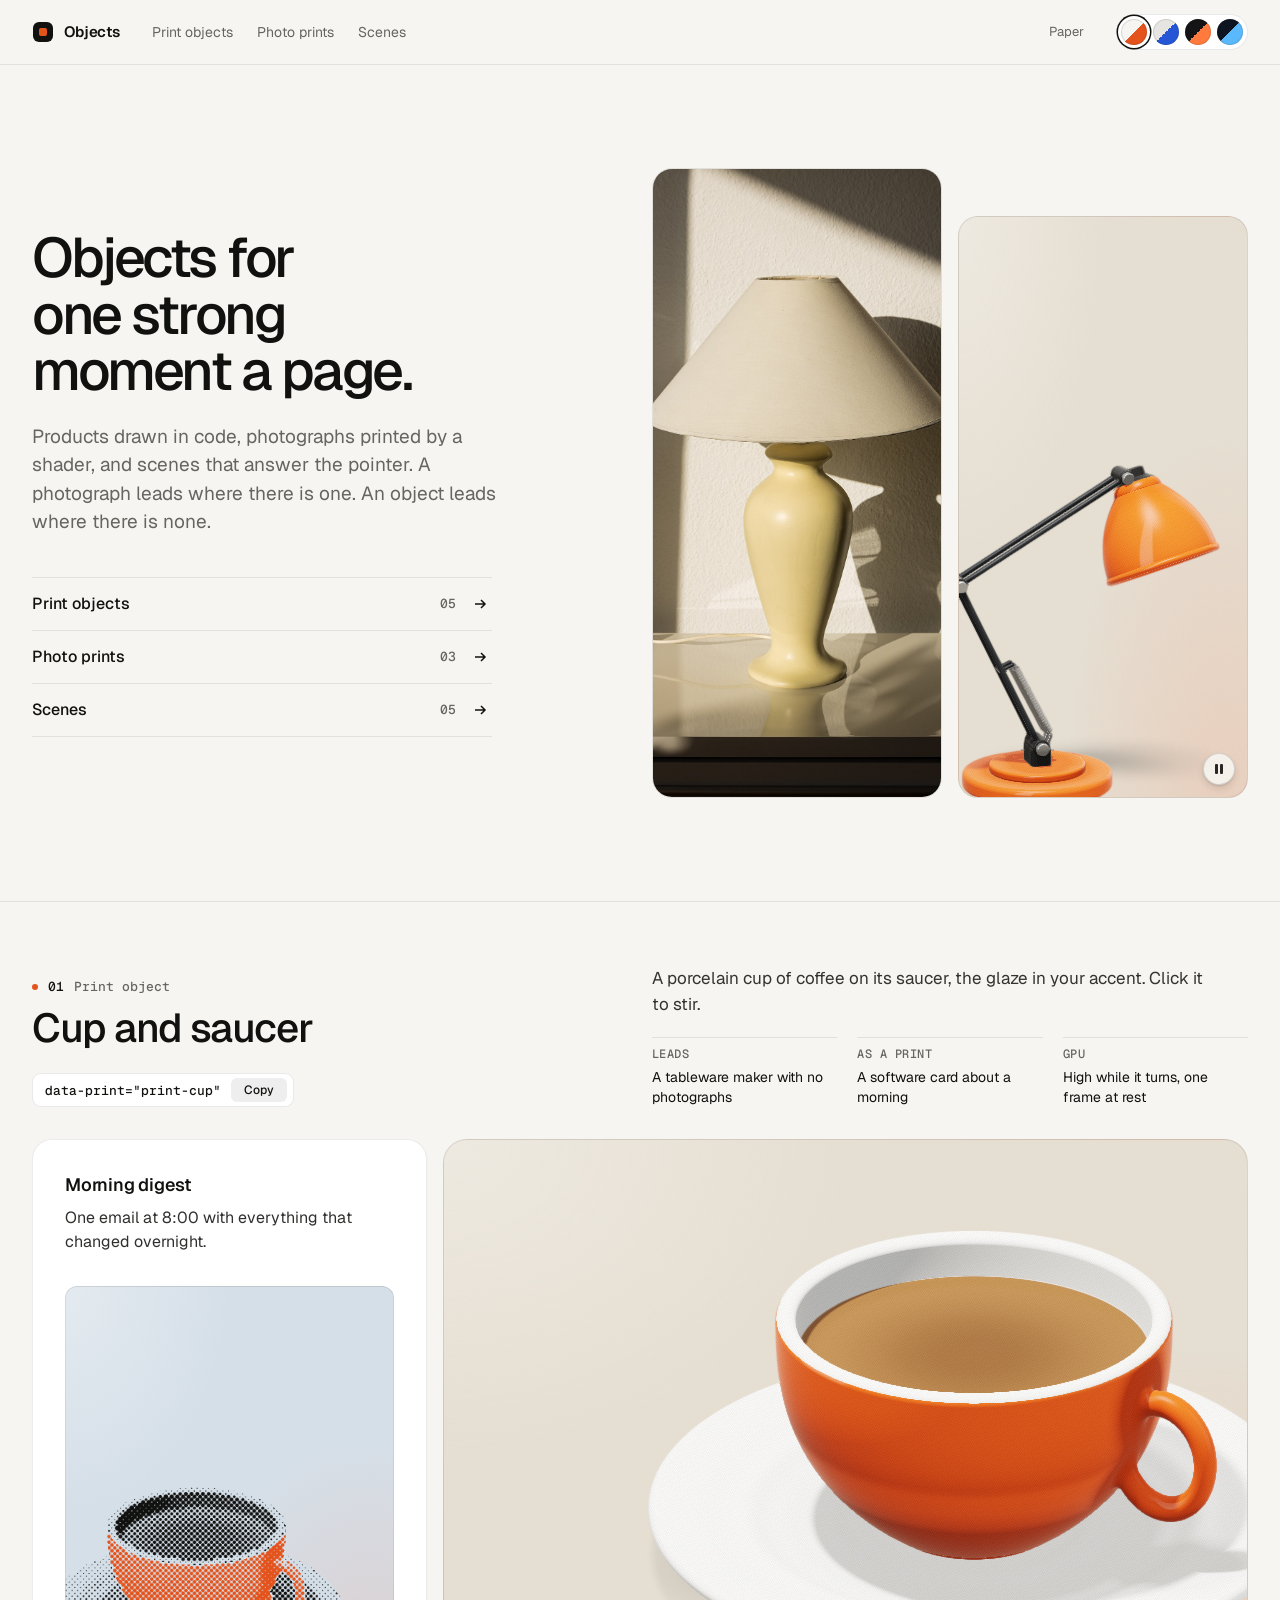
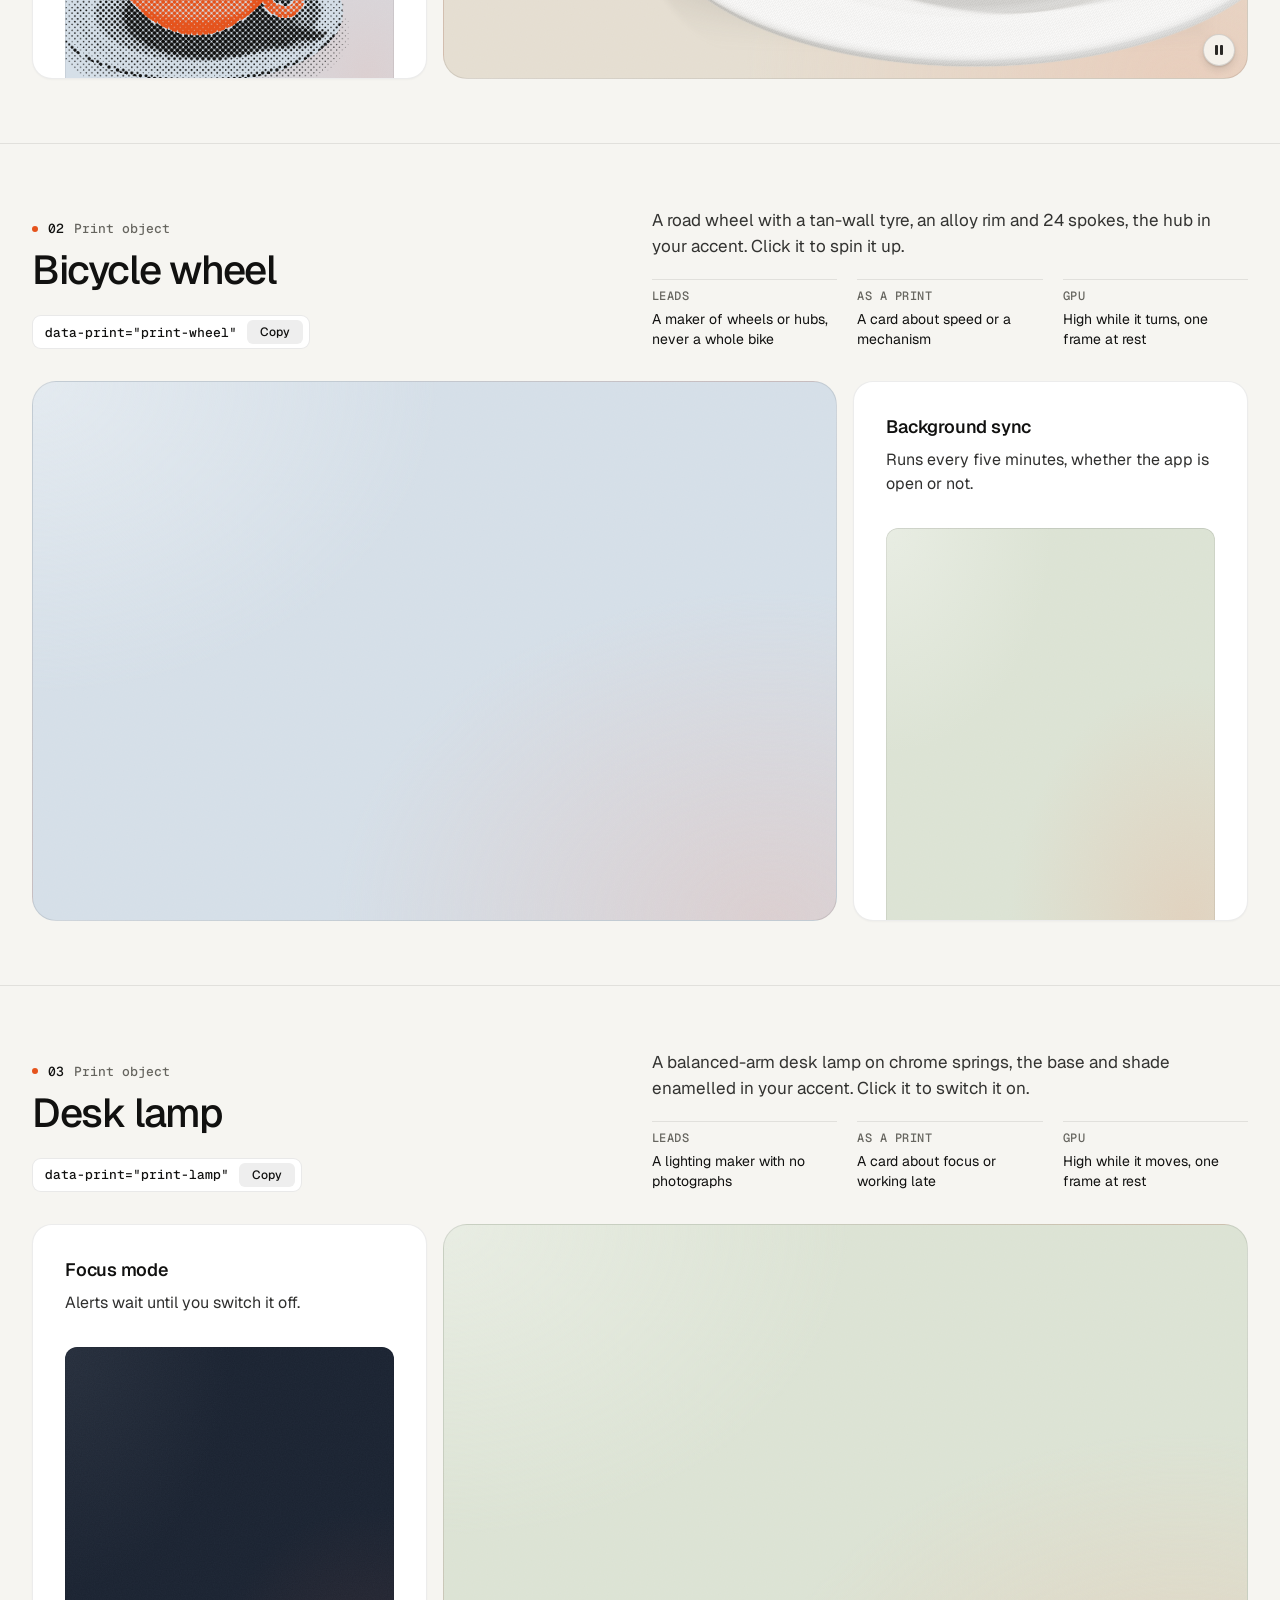
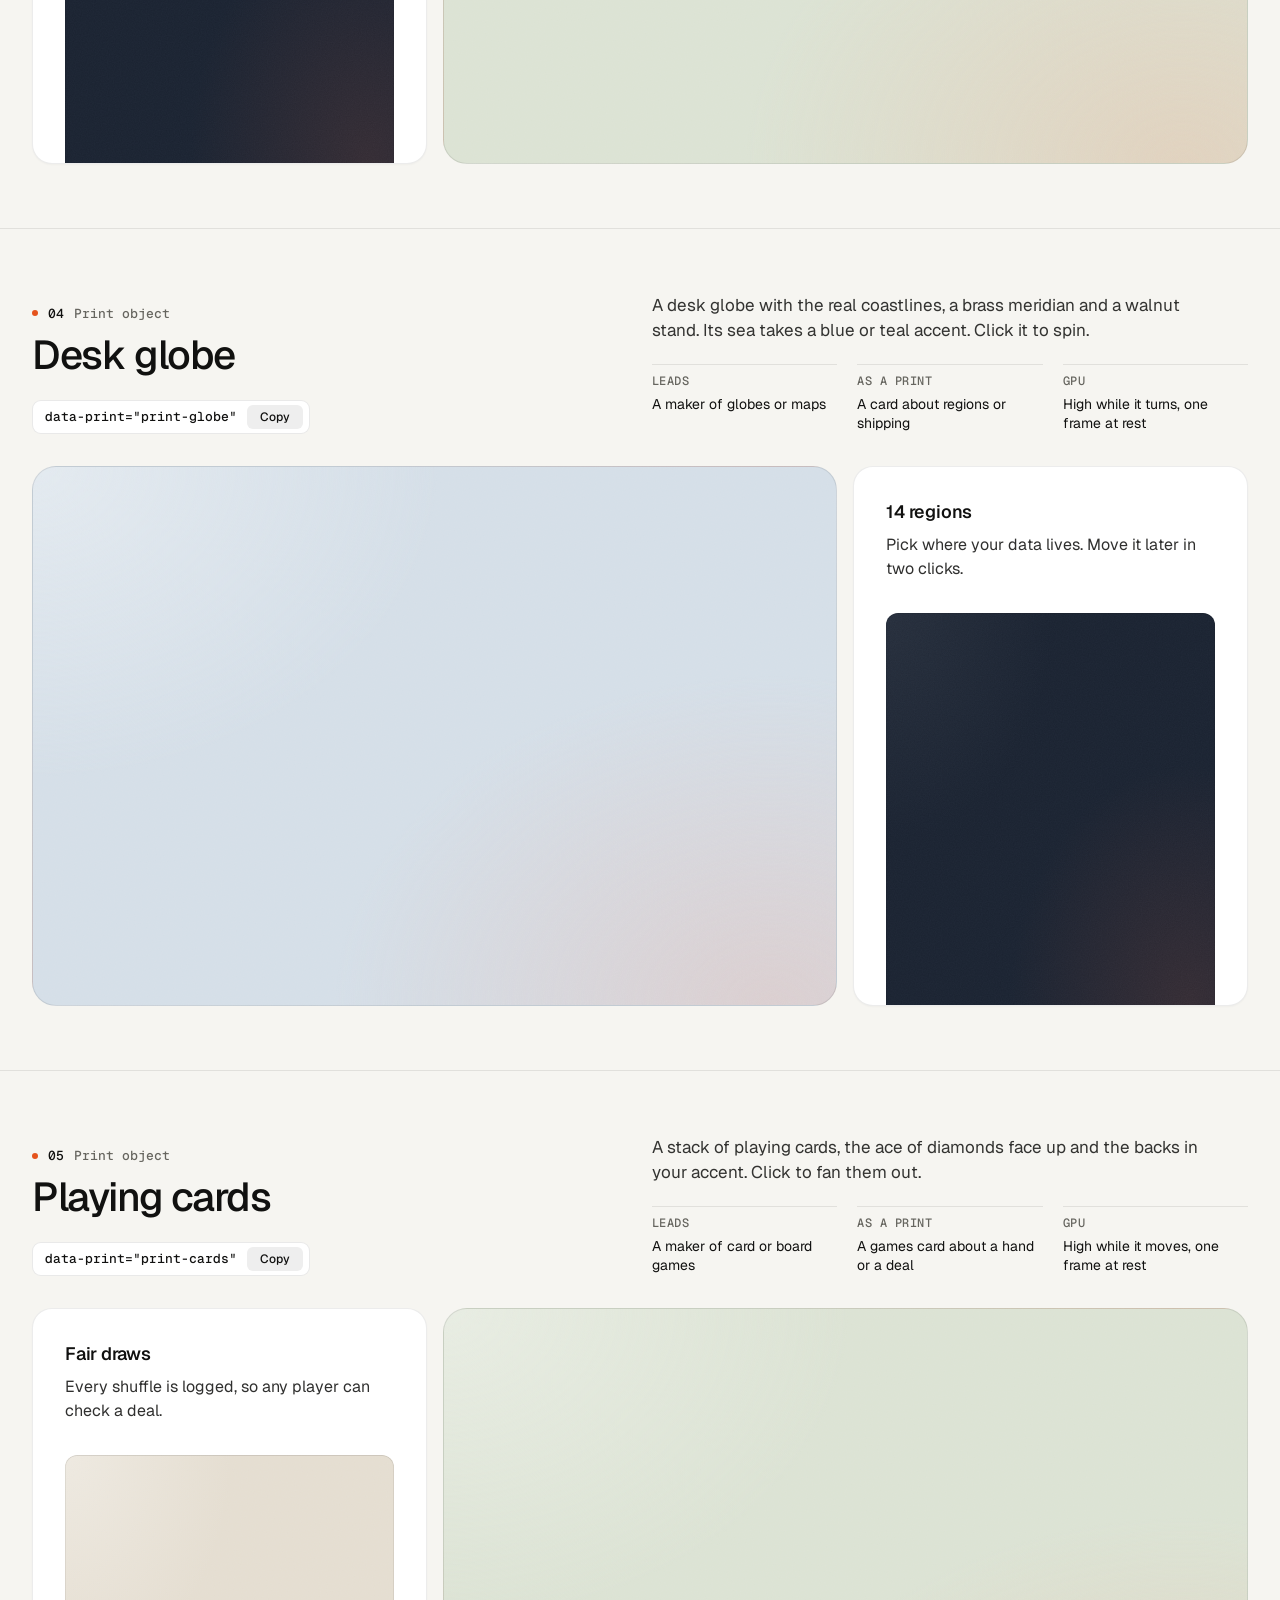
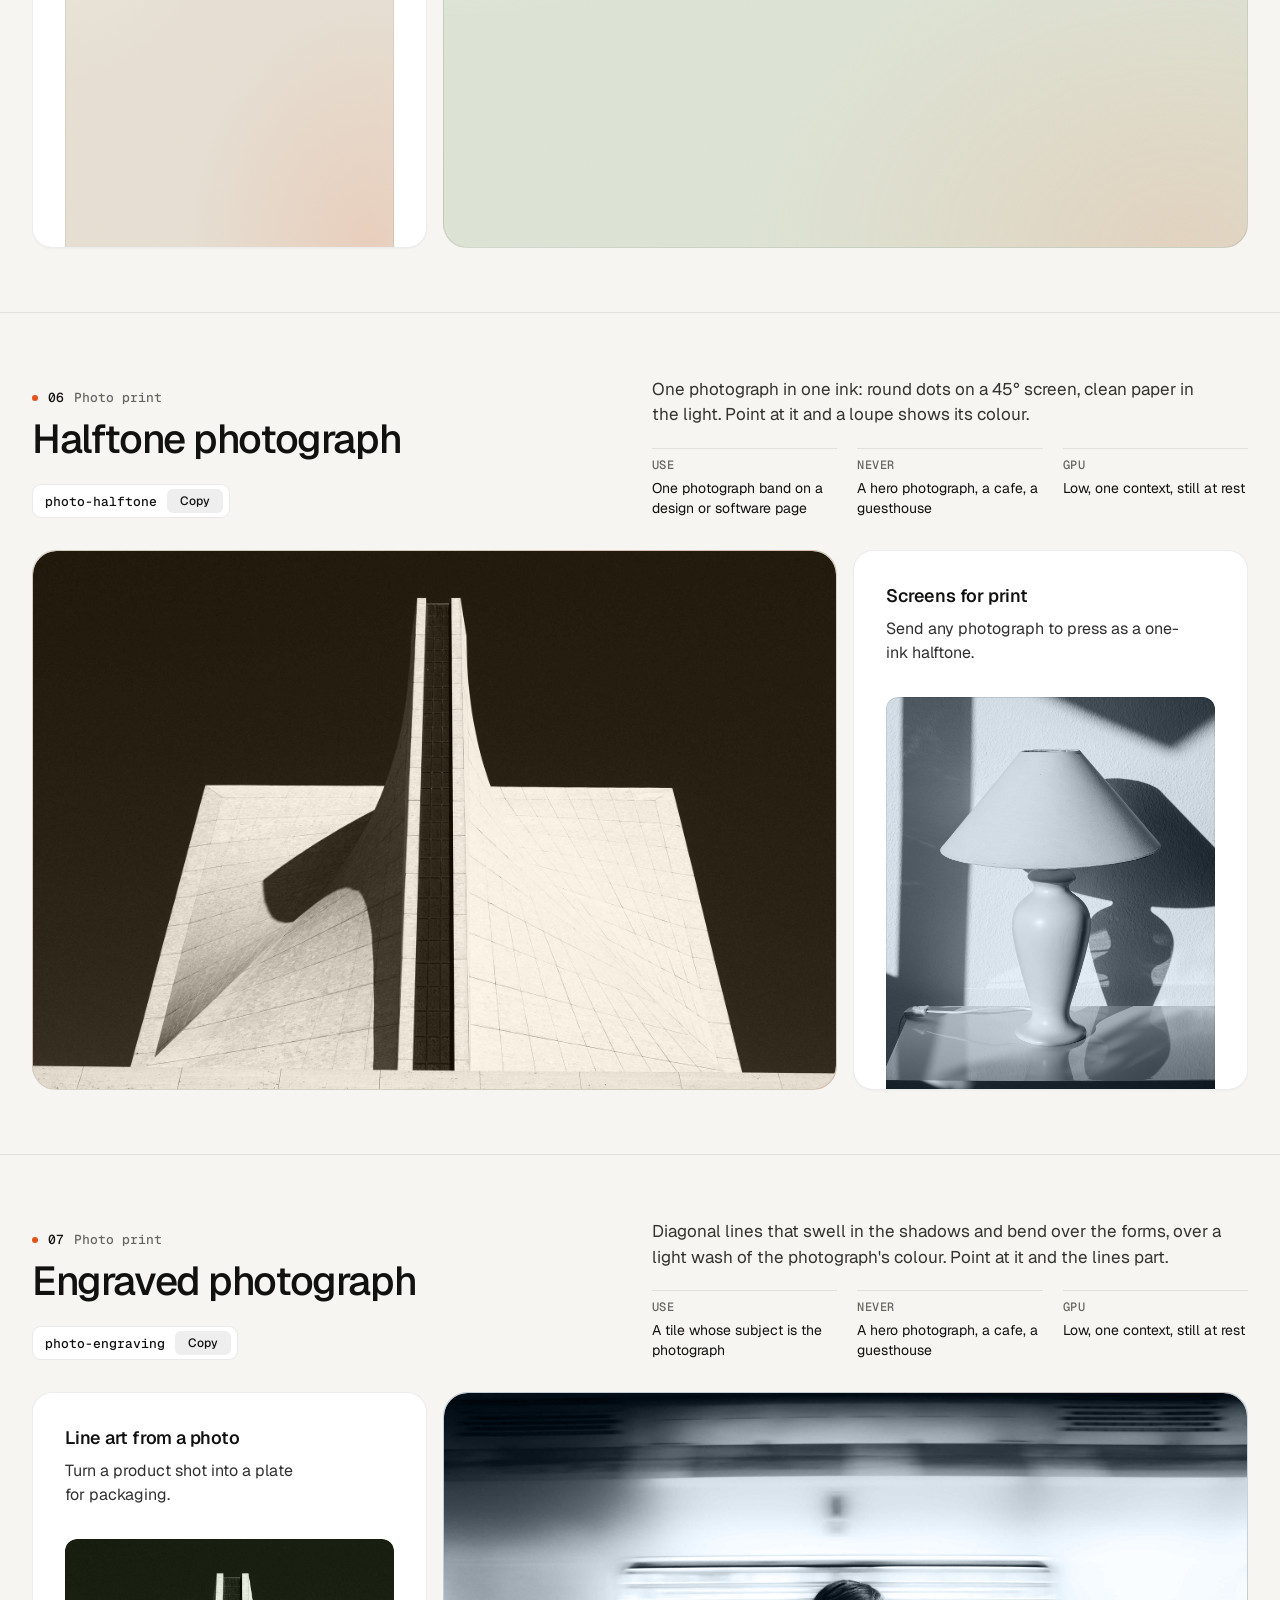
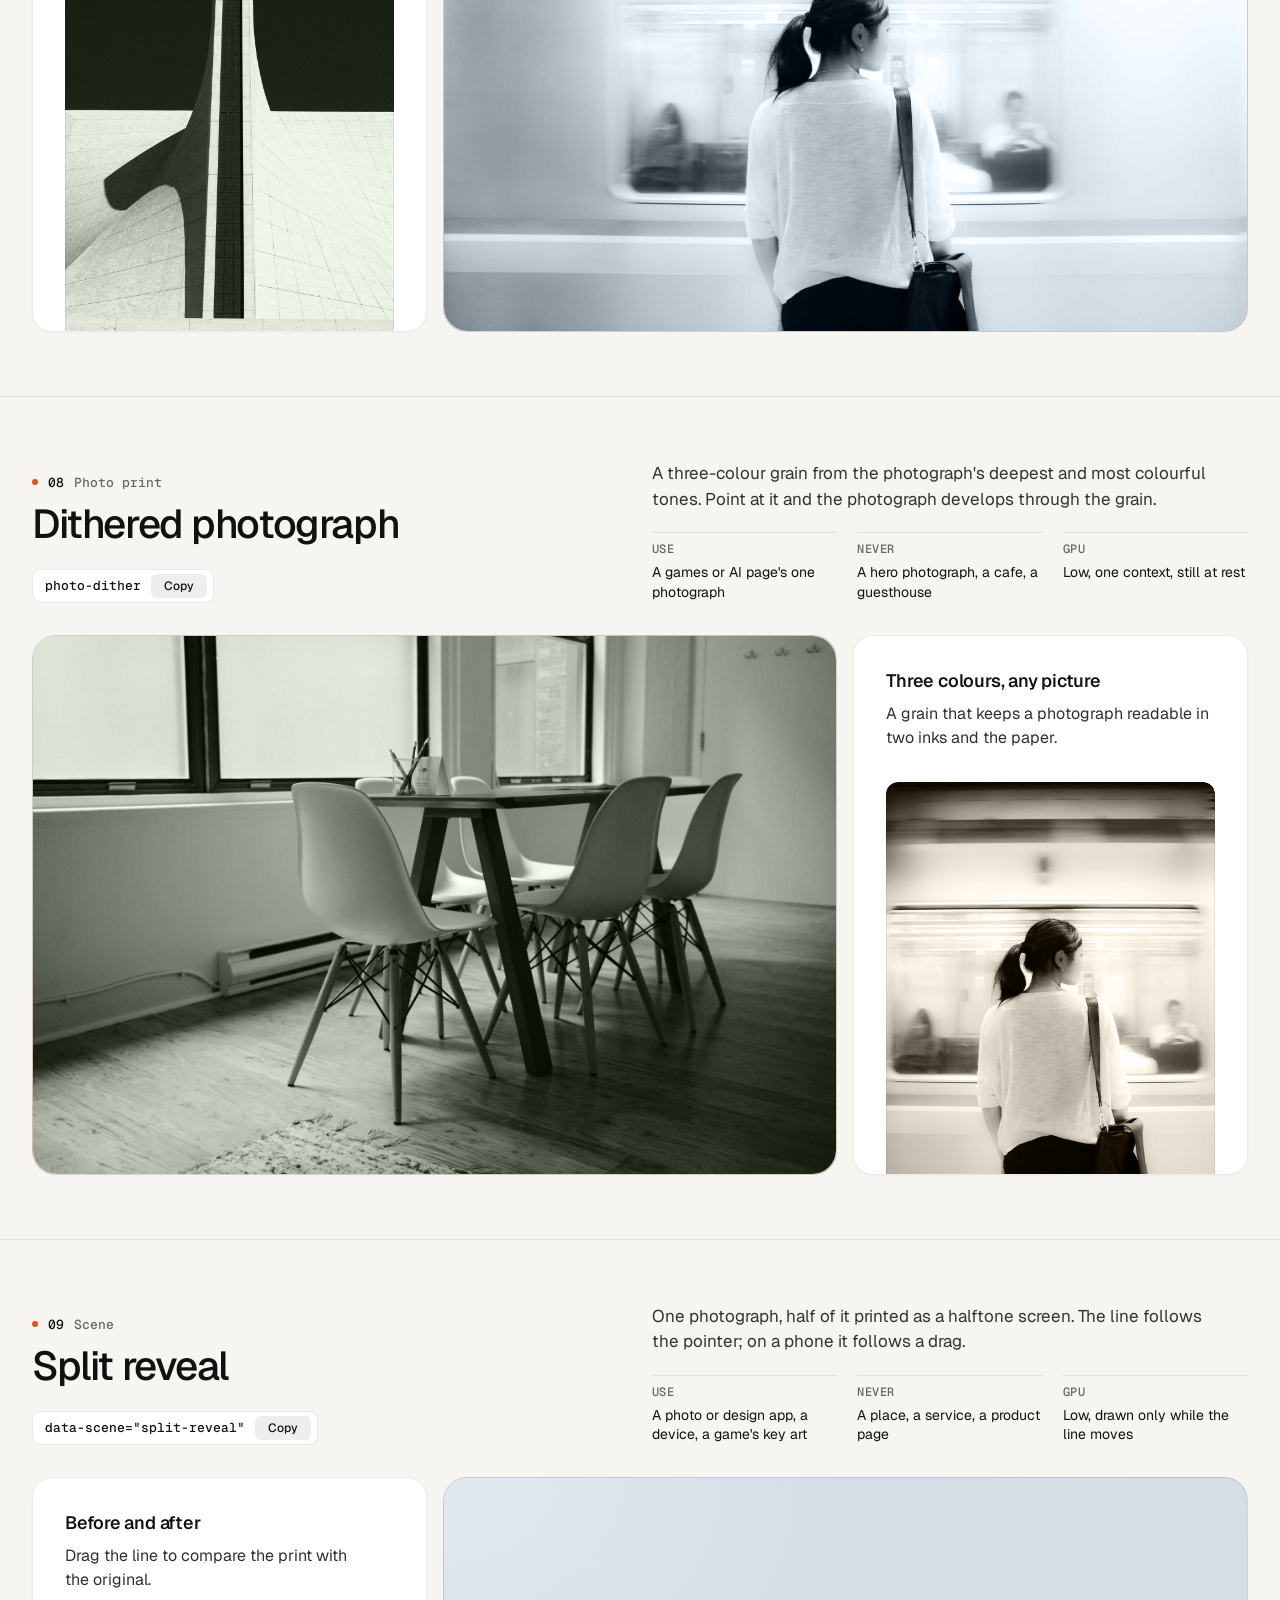
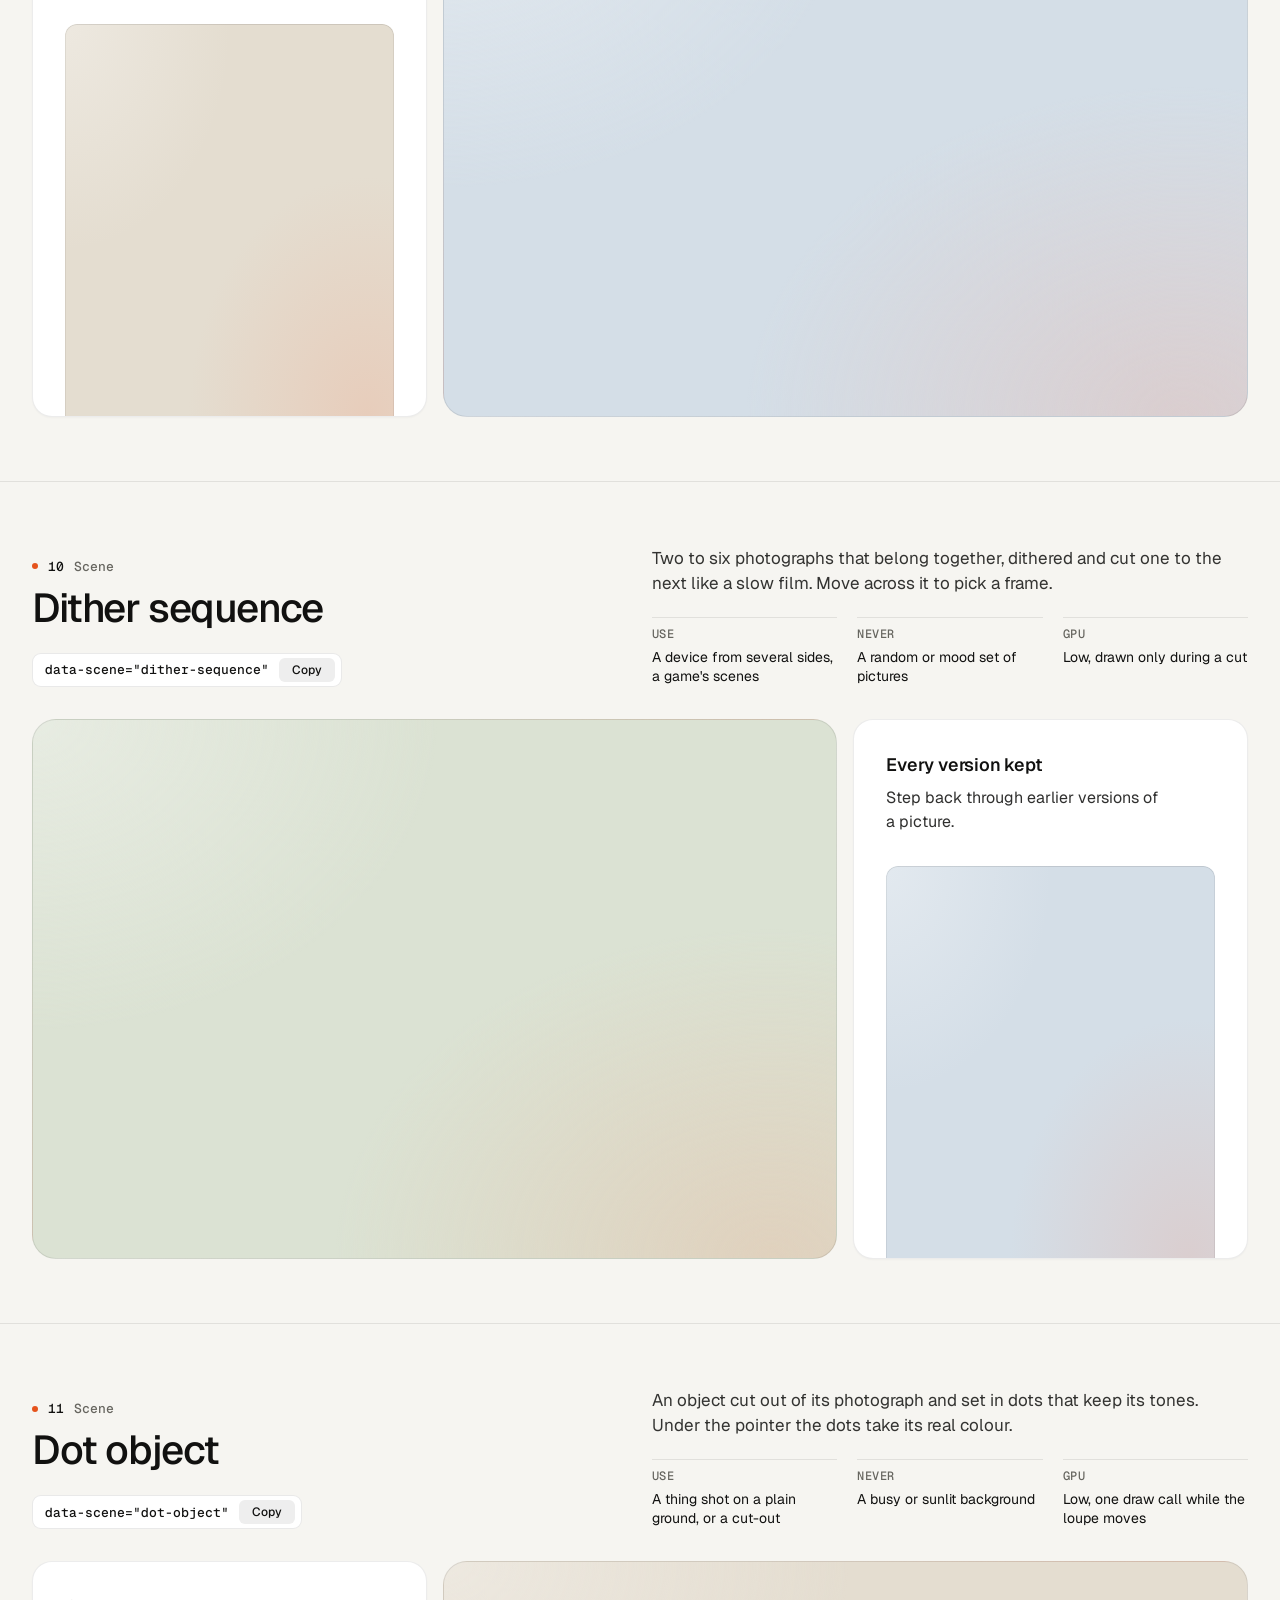
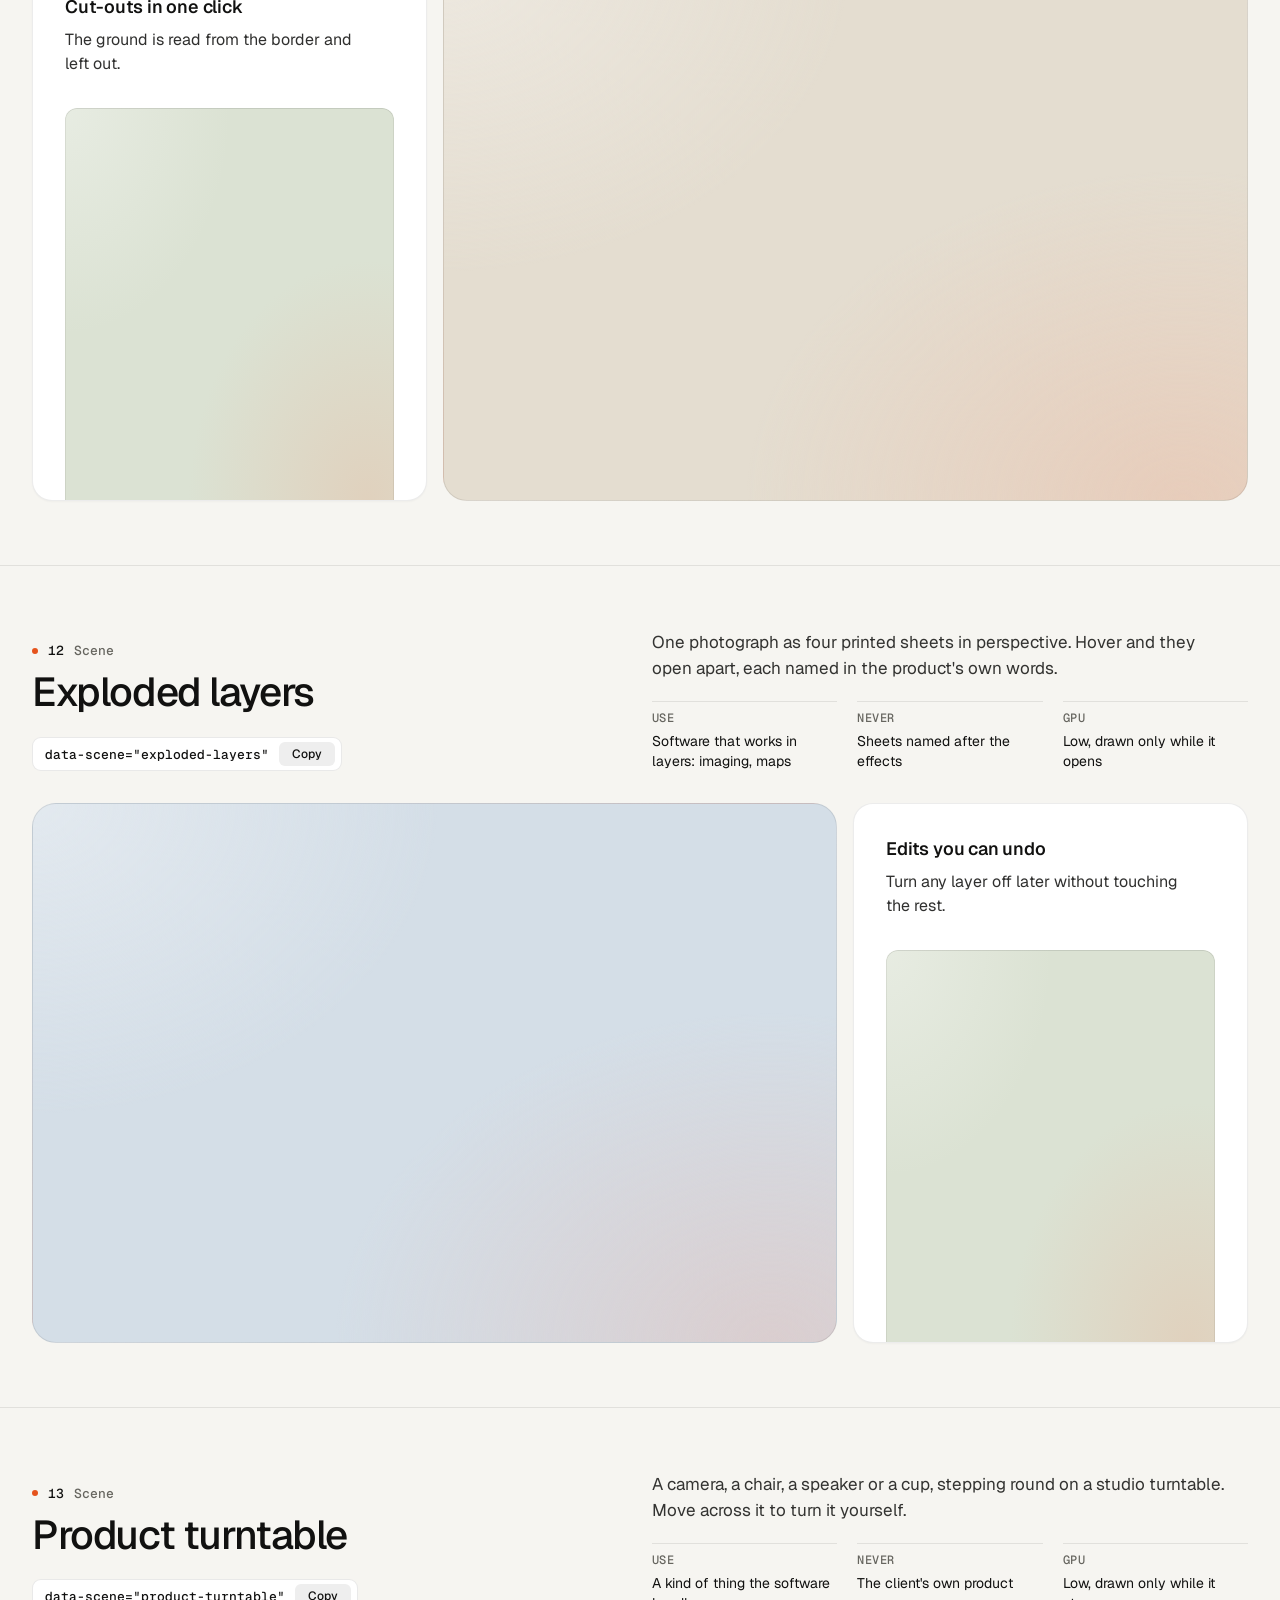
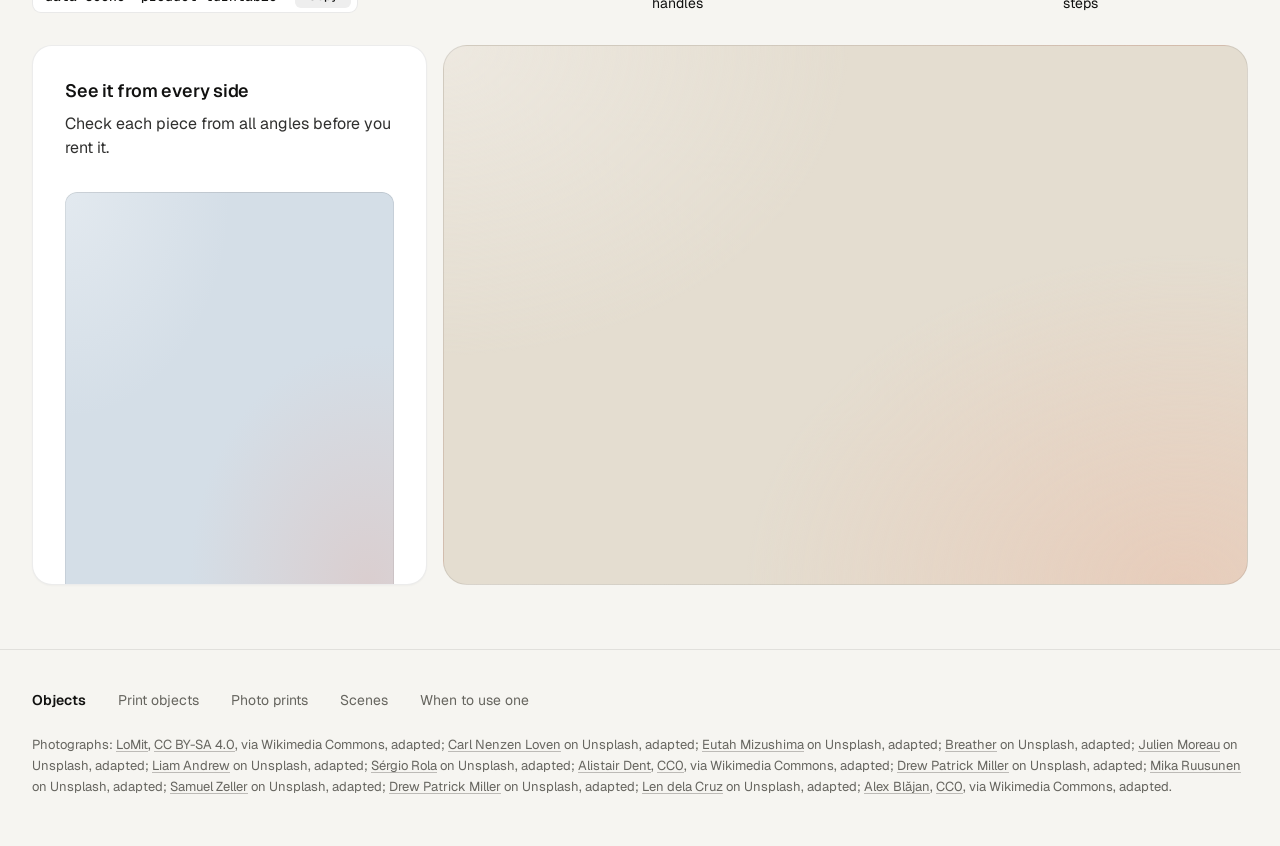
<file: .claude/skills/design-taste-frontend/assets/objects/index.html>
<!doctype html>
<html lang="en" data-palette="paper">
<head>
<script>window.__tpGlMax = 16;   /* a gallery shows many live effects at once; a page of a site keeps the default 4 (fx.js) */</script>
<meta charset="utf-8">
<meta name="viewport" content="width=device-width, initial-scale=1">
<title>Objects</title>
<meta name="description" content="Thirteen objects for one strong moment a page: products drawn in code, photographs printed by a shader, scenes that answer the pointer.">
<link rel="icon" href="data:,">
<link rel="preconnect" href="https://fonts.googleapis.com">
<link rel="preconnect" href="https://fonts.gstatic.com" crossorigin>
<link href="https://fonts.googleapis.com/css2?family=Geist:wght@300..700&family=Geist+Mono:wght@400;500&display=swap" rel="stylesheet">
<link rel="stylesheet" href="../ui/base.css">
<link rel="stylesheet" href="../ui/cards.css">
<style>
  /* palettes: page tokens, four grounds (--g1 sand, --g2 sky, --g3 sage, --g4 deep) and the globe's sea */
  :root {
    --font-text: "Geist", system-ui, sans-serif; --font-mono: "Geist Mono", ui-monospace, monospace;
    --ease: cubic-bezier(.2, .7, .2, 1);
    --gutter: 32px; --max: 1312px;
  }
  [data-palette="paper"] { --bg: #f6f5f1; --card: #ffffff; --surface: #ffffff; --ink: #111110; --muted: #66655f; --accent: #e5531c; --accent-ink: #ffffff;
    --g1: #e4ddd0; --g2: #d4dee7; --g3: #dbe2d3; --g4: #1a2230; --sea: #2f6aa8; --line: rgb(17 17 16 / 0.09); }
  [data-palette="stone"] { --bg: #e6e5e1; --card: #f3f2ef; --surface: #f3f2ef; --ink: #1a1b1d; --muted: #5d5e62; --accent: #2456d6; --accent-ink: #ffffff;
    --g1: #d6d5d0; --g2: #c9d4df; --g3: #dad3c6; --g4: #1d2633; --sea: #2456d6; --line: rgb(26 27 29 / 0.1); }
  [data-palette="graphite"] { --bg: #0b0b0c; --card: #141416; --surface: #141416; --ink: #f2f2ef; --muted: #96979c; --accent: #ff7a3c; --accent-ink: #120c08;
    --g1: #1e1d1b; --g2: #17202a; --g3: #1b201b; --g4: #23262c; --sea: #4f9be0; --line: rgb(242 242 239 / 0.09); }
  [data-palette="night"] { --bg: #070b14; --card: #0e1420; --surface: #0e1420; --ink: #e9edf3; --muted: #8b94a4; --accent: #5ab9fc; --accent-ink: #07101a;
    --g1: #121a29; --g2: #0f2231; --g3: #16202b; --g4: #1b2536; --sea: #5ab9fc; --line: rgb(233 237 243 / 0.09); }

  * { box-sizing: border-box; }
  html { scroll-padding-top: 64px; }
  html, body { margin: 0; }
  body { font-family: var(--font-text); background: var(--bg); color: var(--ink); -webkit-font-smoothing: antialiased; font-size: 16px; line-height: 1.5;
    transition: background-color 320ms var(--ease), color 320ms var(--ease); }
  a { color: inherit; }
  .wrap { max-width: var(--max); margin: 0 auto; padding: 0 var(--gutter); }

  /* ------------------------------------------------ the bar */
  .bar { position: sticky; top: 0; z-index: 30; background: color-mix(in oklab, var(--bg) 84%, transparent); backdrop-filter: blur(16px) saturate(1.2); border-bottom: 1px solid var(--line); }
  .bar__in { height: 64px; display: flex; align-items: center; gap: 32px; }
  .brand { display: inline-flex; align-items: center; gap: 10px; font-weight: 600; font-size: 15px; letter-spacing: -0.01em; text-decoration: none; }
  .brand svg { width: 22px; height: 22px; }
  .brand svg .a { fill: var(--accent); transition: transform 420ms var(--ease); transform-origin: 11px 11px; }
  .brand:hover svg .a { transform: rotate(90deg); }
  .nav { display: flex; gap: 24px; font-size: 14px; }
  .nav a { position: relative; text-decoration: none; color: var(--muted); transition: color 180ms ease; padding: 6px 0; }
  .nav a::after { content: ""; position: absolute; left: 0; right: 0; bottom: 0; height: 1px; background: currentColor; transform: scaleX(0); transform-origin: left; transition: transform 260ms var(--ease); }
  .nav a:hover { color: var(--ink); }
  .nav a:hover::after { transform: scaleX(1); }
  .sp { flex: 1; }
  .swatches { display: flex; align-items: center; gap: 6px; padding: 4px; border-radius: 999px; border: 1px solid var(--line); background: var(--card); }
  .sw { position: relative; width: 26px; height: 26px; border-radius: 50%; border: 0; padding: 0; cursor: pointer; background: linear-gradient(135deg, var(--s-bg) 0 50%, var(--s-ac) 50% 100%);
    box-shadow: inset 0 0 0 1px rgb(0 0 0 / 0.12); transition: transform 200ms var(--ease); }
  .sw::after { content: ""; position: absolute; inset: -3px; border-radius: 50%; box-shadow: 0 0 0 1.5px var(--ink); opacity: 0; transform: scale(0.8); transition: opacity 200ms ease, transform 260ms var(--ease); }
  .sw:hover { transform: scale(1.08); }
  .sw:active { transform: scale(0.94); }
  .sw[aria-pressed="true"]::after { opacity: 1; transform: scale(1); }
  .sw:focus-visible { outline: 2px solid var(--ink); outline-offset: 3px; }
  .sw-label { font-size: 13px; color: var(--muted); min-width: 60px; text-align: right; }

  /* ------------------------------------------------ grounds: a soft lit mesh of the ground's own tone, a fine grain */
  .gr, .card > .panel.gr { --calm-k: 0%; background-color: var(--pg);
    background-image:
      radial-gradient(80% 90% at 92% 100%, color-mix(in oklab, var(--accent) 13%, var(--pg)), transparent 68%),
      radial-gradient(70% 80% at 0% 0%, color-mix(in oklab, var(--lift, #ffffff) var(--lift-k, 34%), var(--pg)), transparent 72%); }
  .gr.dk, [data-palette="graphite"] .gr, [data-palette="night"] .gr { --lift: #ffffff; --lift-k: 6%; }
  .grain { position: absolute; inset: 0; z-index: 0; pointer-events: none; opacity: .32; mix-blend-mode: soft-light; border-radius: inherit;
    background-image: url("data:image/svg+xml;utf8,<svg xmlns='http://www.w3.org/2000/svg' width='160' height='160'><filter id='n'><feTurbulence type='fractalNoise' baseFrequency='.85' numOctaves='2' stitchTiles='stitch'/><feColorMatrix values='0 0 0 0 .5  0 0 0 0 .5  0 0 0 0 .5  0 0 0 .9 0'/></filter><rect width='100%' height='100%' filter='url(%23n)'/></svg>"); }
  .slot { position: absolute; inset: 0; z-index: 1; border-radius: inherit; }
  .slot > .host { position: absolute; inset: 0; border-radius: inherit; overflow: hidden; }

  /* ------------------------------------------------ hero */
  .hero { min-height: calc(100svh - 64px); display: grid; align-items: center; padding: 56px 0; }
  .hero__grid { display: grid; grid-template-columns: repeat(12, minmax(0, 1fr)); gap: 24px; align-items: center; }
  .hero__copy { grid-column: 1 / span 5; }
  .hero h1 { margin: 0; font-size: clamp(44px, 3.4vw + 12px, 72px); line-height: 1.02; letter-spacing: -0.045em; font-weight: 520; text-wrap: balance; }
  .hero__lede { margin: 24px 0 0; font-size: 19px; line-height: 1.5; color: var(--muted); max-width: 40ch; text-wrap: pretty; }
  .index { margin: 40px 0 0; padding: 0; list-style: none; border-top: 1px solid var(--line); max-width: 460px; }
  .index a { display: grid; grid-template-columns: 1fr auto 20px; align-items: center; gap: 16px; padding: 14px 0; border-bottom: 1px solid var(--line); text-decoration: none; font-size: 16px; font-weight: 500; }
  .index a span { font: 500 13px/1 var(--font-mono); color: var(--muted); }
  .index a svg { width: 16px; height: 16px; transition: transform 260ms var(--ease); }
  .index a:hover svg { transform: translateX(4px); }
  .hero__pics { grid-column: 7 / span 6; display: grid; grid-template-columns: 1fr 1fr; gap: 16px; height: min(70svh, 660px); min-height: 440px; }
  .pic { position: relative; overflow: clip; border-radius: 20px; border: 1px solid var(--line); isolation: isolate; }
  .pic img { position: absolute; inset: 0; width: 100%; height: 100%; object-fit: cover; object-position: 50% 42%; display: block; }
  .pic--down { margin-top: 48px; }

  /* ------------------------------------------------ an object, one screen */
  .obj { min-height: calc(100svh - 64px); display: grid; align-content: center; padding: 64px 0; border-top: 1px solid var(--line); }
  .obj__head { display: grid; grid-template-columns: repeat(12, minmax(0, 1fr)); gap: 24px; align-items: end; margin-bottom: 32px; }
  .obj__title { grid-column: 1 / span 5; }
  .obj__n { margin: 0 0 14px; font: 500 13px/1 var(--font-mono); color: var(--muted); display: flex; gap: 10px; align-items: center; }
  .obj__n b { color: var(--ink); font-weight: 500; }
  .obj__n i { width: 6px; height: 6px; border-radius: 50%; background: var(--accent); display: inline-block; }
  .obj h2 { margin: 0; font-size: clamp(34px, 1.9vw + 16px, 52px); line-height: 1.04; letter-spacing: -0.035em; font-weight: 520; text-wrap: balance; }
  .obj__about { grid-column: 7 / span 6; }
  .obj__line { margin: 0; font-size: 17px; line-height: 1.5; color: color-mix(in oklab, var(--ink) 82%, var(--bg)); max-width: 52ch; text-wrap: pretty; }
  .facts { display: grid; grid-template-columns: repeat(3, minmax(0, 1fr)); gap: 20px; margin: 20px 0 0; }
  .facts div { border-top: 1px solid var(--line); padding-top: 10px; }
  .facts dt { font: 500 12px/1 var(--font-mono); color: var(--muted); text-transform: uppercase; letter-spacing: .04em; }
  .facts dd { margin: 8px 0 0; font-size: 14px; line-height: 1.4; }
  .copy { margin-top: 24px; display: inline-flex; align-items: center; gap: 10px; height: 34px; padding: 0 6px 0 12px; border-radius: 9px; border: 1px solid var(--line);
    background: var(--card); color: var(--ink); font: 500 13px/1 var(--font-mono); cursor: pointer; transition: border-color 180ms ease, transform 160ms var(--ease); }
  .copy:hover { border-color: color-mix(in oklab, var(--ink) 24%, transparent); }
  .copy:active { transform: scale(0.97); }
  .copy:focus-visible { outline: 2px solid var(--ink); outline-offset: 2px; }
  .copy em { font-style: normal; display: inline-grid; place-items: center; height: 24px; padding: 0 8px; border-radius: 6px; background: color-mix(in oklab, var(--ink) 7%, transparent); font-family: var(--font-text); font-size: 12px; overflow: hidden; }
  .copy em span { grid-area: 1 / 1; transition: transform 260ms var(--ease), opacity 200ms ease; }
  .copy em span + span { transform: translateY(110%); opacity: 0; }
  .copy.done em span:first-child { transform: translateY(-110%); opacity: 0; }
  .copy.done em span + span { transform: none; opacity: 1; }

  .duo { display: grid; grid-template-columns: repeat(12, minmax(0, 1fr)); gap: 16px; height: clamp(400px, calc(100svh - 360px), 600px); }
  .big { grid-column: 1 / span 8; position: relative; overflow: clip; isolation: isolate; border-radius: 24px; border: 1px solid var(--line); }
  .duo .card { grid-column: 9 / span 4; }
  .obj:nth-of-type(even) .big { grid-column: 5 / span 8; grid-row: 1; }
  .obj:nth-of-type(even) .duo .card { grid-column: 1 / span 4; grid-row: 1; }
  .duo .card > .panel { flex: 1 1 auto; min-height: 0; }

  /* ------------------------------------------------ footer */
  .foot { border-top: 1px solid var(--line); padding: 40px 0 48px; font-size: 14px; color: var(--muted); }
  .foot__row { display: flex; flex-wrap: wrap; gap: 12px 32px; align-items: baseline; }
  .foot__row b { color: var(--ink); font-weight: 600; }
  .foot__row a { text-decoration: none; }
  .foot__row a:hover { color: var(--ink); }
  .credits { margin: 24px 0 0; font-size: 13px; line-height: 1.6; color: var(--muted); }
  .credits a { text-decoration: underline; text-decoration-color: color-mix(in oklab, currentColor 40%, transparent); text-underline-offset: 2px; }

  @media (max-width: 1023px) {
    .hero__copy, .hero__pics { grid-column: 1 / -1; }
    .hero__pics { height: auto; min-height: 0; }
    .pic { aspect-ratio: 3 / 4; }
    .obj__title, .obj__about { grid-column: 1 / -1; }
    .duo { height: auto; grid-template-columns: minmax(0, 1fr); }
    .big, .duo .card, .obj:nth-of-type(even) .big, .obj:nth-of-type(even) .duo .card { grid-column: 1 / -1; grid-row: auto; }
    .big { aspect-ratio: 4 / 3; }
    .duo .card > .panel { flex: none; height: 320px; }
  }
  @media (max-width: 760px) {
    :root { --gutter: 16px; }
    .nav, .sw-label { display: none; }
    .hero { padding: 32px 0 40px; }
    .hero__lede { font-size: 17px; }
    .hero__pics { gap: 10px; }
    .pic { border-radius: 16px; }
    .pic--down { margin-top: 28px; }
    .obj { padding: 72px 0; min-height: 0; }
    .obj .wrap { display: flex; flex-direction: column; }
    .obj__head, .obj__about { display: contents; }
    .obj__title { order: 1; margin-bottom: 16px; }
    .obj__line { order: 2; margin-bottom: 28px; }
    .duo { order: 3; }
    .facts { order: 4; margin-top: 28px; }
    .copy, .index { display: none; }
    .facts { grid-template-columns: minmax(0, 1fr); gap: 0; }
    .facts div { display: grid; grid-template-columns: 96px 1fr; gap: 12px; padding: 10px 0; }
    .facts dd { margin: 0; }
    .big { aspect-ratio: 4 / 5; border-radius: 18px; }
    .duo .card > .panel { height: 300px; }
  }
  @media (prefers-reduced-motion: reduce) { *, *::before, *::after { transition-duration: 0ms !important; } }
</style>
</head>
<body>
<header class="bar">
  <div class="wrap bar__in">
    <a class="brand" href="#top" aria-label="Objects, back to the top">
      <svg viewBox="0 0 22 22" aria-hidden="true"><rect x="1" y="1" width="20" height="20" rx="6" fill="currentColor"/><rect class="a" x="7" y="7" width="8" height="8" rx="2"/></svg>
      Objects
    </a>
    <nav class="nav" aria-label="Families">
      <a href="#print-cup">Print objects</a>
      <a href="#photo-halftone">Photo prints</a>
      <a href="#split-reveal">Scenes</a>
    </nav>
    <span class="sp"></span>
    <span class="sw-label" id="sw-label">Paper</span>
    <div class="swatches" role="group" aria-label="Palette">
      <button type="button" class="sw" data-pal="paper" aria-label="Paper" aria-pressed="true" style="--s-bg:#f6f5f1;--s-ac:#e5531c"></button>
      <button type="button" class="sw" data-pal="stone" aria-label="Stone" aria-pressed="false" style="--s-bg:#e6e5e1;--s-ac:#2456d6"></button>
      <button type="button" class="sw" data-pal="graphite" aria-label="Graphite" aria-pressed="false" style="--s-bg:#141416;--s-ac:#ff7a3c"></button>
      <button type="button" class="sw" data-pal="night" aria-label="Night" aria-pressed="false" style="--s-bg:#0e1420;--s-ac:#5ab9fc"></button>
    </div>
  </div>
</header>

<main id="top">
  <section class="hero">
    <div class="wrap hero__grid">
      <div class="hero__copy">
        <h1>Objects for one strong moment a page.</h1>
        <p class="hero__lede">Products drawn in code, photographs printed by a shader, and scenes that answer the pointer. A photograph leads where there is one. An object leads where there is none.</p>
        <ul class="index">
          <li><a href="#print-cup">Print objects <span>05</span><svg viewBox="0 0 16 16" fill="none" stroke="currentColor" stroke-width="1.5" aria-hidden="true"><path d="M3 8h10M9 4l4 4-4 4"/></svg></a></li>
          <li><a href="#photo-halftone">Photo prints <span>03</span><svg viewBox="0 0 16 16" fill="none" stroke="currentColor" stroke-width="1.5" aria-hidden="true"><path d="M3 8h10M9 4l4 4-4 4"/></svg></a></li>
          <li><a href="#split-reveal">Scenes <span>05</span><svg viewBox="0 0 16 16" fill="none" stroke="currentColor" stroke-width="1.5" aria-hidden="true"><path d="M3 8h10M9 4l4 4-4 4"/></svg></a></li>
        </ul>
      </div>
      <div class="hero__pics">
        <div class="pic"><img src="photo-kit/photos/lamp.jpg" width="1280" height="1757" alt="Cream ceramic table lamp on a glossy side table in low sun" decoding="async"></div>
        <article class="pic pic--down gr" style="--pg: var(--g1)" aria-label="A balanced-arm desk lamp">
          <div class="grain"></div>
          <div class="slot" data-slot='{"kind":"print","id":"print-lamp","place":"card","ground":"g1","params":{"size":1.06,"x":-0.08,"y":-0.2}}'></div>
        </article>
      </div>
    </div>
  </section>

  <!-- ===================================================== print objects -->
  <section class="obj" id="print-cup">
    <div class="wrap">
      <div class="obj__head">
        <div class="obj__title"><p class="obj__n"><i></i><b>01</b> Print object</p><h2>Cup and saucer</h2>
          <button type="button" class="copy" data-copy='<div data-print="print-cup" data-print-place="card"></div>'>data-print="print-cup"<em><span>Copy</span><span>Copied</span></em></button></div>
        <div class="obj__about">
          <p class="obj__line">A porcelain cup of coffee on its saucer, the glaze in your accent. Click it to stir.</p>
          <dl class="facts"><div><dt>Leads</dt><dd>A tableware maker with no photographs</dd></div><div><dt>As a print</dt><dd>A software card about a morning</dd></div><div><dt>GPU</dt><dd>High while it turns, one frame at rest</dd></div></dl>
        </div>
      </div>
      <div class="duo">
        <article class="big gr" style="--pg: var(--g1)"><div class="grain"></div>
          <div class="slot" data-slot='{"kind":"print","id":"print-cup","place":"hero","ground":"g1","params":{"size":0.96,"x":0.16,"y":-0.04}}'></div></article>
        <article class="card"><h3>Morning digest</h3><p>One email at 8:00 with everything that changed overnight.</p>
          <div class="panel gr" style="--pg: var(--g2)"><div class="grain"></div>
            <div class="slot" data-slot='{"kind":"print","id":"print-cup","place":"card","ground":"g2","params":{"effect":"halftone","turn":0}}'></div></div></article>
      </div>
    </div>
  </section>

  <section class="obj" id="print-wheel">
    <div class="wrap">
      <div class="obj__head">
        <div class="obj__title"><p class="obj__n"><i></i><b>02</b> Print object</p><h2>Bicycle wheel</h2>
          <button type="button" class="copy" data-copy='<div data-print="print-wheel" data-print-place="card"></div>'>data-print="print-wheel"<em><span>Copy</span><span>Copied</span></em></button></div>
        <div class="obj__about">
          <p class="obj__line">A road wheel with a tan-wall tyre, an alloy rim and 24 spokes, the hub in your accent. Click it to spin it up.</p>
          <dl class="facts"><div><dt>Leads</dt><dd>A maker of wheels or hubs, never a whole bike</dd></div><div><dt>As a print</dt><dd>A card about speed or a mechanism</dd></div><div><dt>GPU</dt><dd>High while it turns, one frame at rest</dd></div></dl>
        </div>
      </div>
      <div class="duo">
        <article class="big gr" style="--pg: var(--g2)"><div class="grain"></div>
          <div class="slot" data-slot='{"kind":"print","id":"print-wheel","place":"card","ground":"g2","params":{"size":1.34,"x":-0.08,"y":-0.3}}'></div></article>
        <article class="card"><h3>Background sync</h3><p>Runs every five minutes, whether the app is open or not.</p>
          <div class="panel gr" style="--pg: var(--g3)"><div class="grain"></div>
            <div class="slot" data-slot='{"kind":"print","id":"print-wheel","place":"card","ground":"g3","params":{"effect":"halftone","turn":0}}'></div></div></article>
      </div>
    </div>
  </section>

  <section class="obj" id="print-lamp">
    <div class="wrap">
      <div class="obj__head">
        <div class="obj__title"><p class="obj__n"><i></i><b>03</b> Print object</p><h2>Desk lamp</h2>
          <button type="button" class="copy" data-copy='<div data-print="print-lamp" data-print-place="card"></div>'>data-print="print-lamp"<em><span>Copy</span><span>Copied</span></em></button></div>
        <div class="obj__about">
          <p class="obj__line">A balanced-arm desk lamp on chrome springs, the base and shade enamelled in your accent. Click it to switch it on.</p>
          <dl class="facts"><div><dt>Leads</dt><dd>A lighting maker with no photographs</dd></div><div><dt>As a print</dt><dd>A card about focus or working late</dd></div><div><dt>GPU</dt><dd>High while it moves, one frame at rest</dd></div></dl>
        </div>
      </div>
      <div class="duo">
        <article class="big gr" style="--pg: var(--g3)"><div class="grain"></div>
          <div class="slot" data-slot='{"kind":"print","id":"print-lamp","place":"hero","ground":"g3","params":{"size":0.98,"x":0.14,"y":-0.06,"angle":-24}}'></div></article>
        <article class="card"><h3>Focus mode</h3><p>Alerts wait until you switch it off.</p>
          <div class="panel gr dk" style="--pg: var(--g4)"><div class="grain"></div>
            <div class="slot" data-slot='{"kind":"print","id":"print-lamp","place":"card","ground":"g4","params":{"effect":"dither","step":1,"turn":0}}' aria-label="A desk lamp, switched on"></div></div></article>
      </div>
    </div>
  </section>

  <section class="obj" id="print-globe">
    <div class="wrap">
      <div class="obj__head">
        <div class="obj__title"><p class="obj__n"><i></i><b>04</b> Print object</p><h2>Desk globe</h2>
          <button type="button" class="copy" data-copy='<div data-print="print-globe" data-print-place="card" data-print-params=&apos;{"effect":"engrave"}&apos;></div>'>data-print="print-globe"<em><span>Copy</span><span>Copied</span></em></button></div>
        <div class="obj__about">
          <p class="obj__line">A desk globe with the real coastlines, a brass meridian and a walnut stand. Its sea takes a blue or teal accent. Click it to spin.</p>
          <dl class="facts"><div><dt>Leads</dt><dd>A maker of globes or maps</dd></div><div><dt>As a print</dt><dd>A card about regions or shipping</dd></div><div><dt>GPU</dt><dd>High while it turns, one frame at rest</dd></div></dl>
        </div>
      </div>
      <div class="duo">
        <article class="big gr" style="--pg: var(--g2)"><div class="grain"></div>
          <div class="slot" data-slot='{"kind":"print","id":"print-globe","place":"card","ground":"g2","sea":true,"params":{"size":1.3,"x":-0.1,"y":-0.3}}'></div></article>
        <article class="card"><h3>14 regions</h3><p>Pick where your data lives. Move it later in two clicks.</p>
          <div class="panel gr dk" style="--pg: var(--g4)"><div class="grain"></div>
            <div class="slot" data-slot='{"kind":"print","id":"print-globe","place":"card","ground":"g4","sea":true,"params":{"effect":"engrave","turn":0}}'></div></div></article>
      </div>
    </div>
  </section>

  <section class="obj" id="print-cards">
    <div class="wrap">
      <div class="obj__head">
        <div class="obj__title"><p class="obj__n"><i></i><b>05</b> Print object</p><h2>Playing cards</h2>
          <button type="button" class="copy" data-copy='<div data-print="print-cards" data-print-place="card"></div>'>data-print="print-cards"<em><span>Copy</span><span>Copied</span></em></button></div>
        <div class="obj__about">
          <p class="obj__line">A stack of playing cards, the ace of diamonds face up and the backs in your accent. Click to fan them out.</p>
          <dl class="facts"><div><dt>Leads</dt><dd>A maker of card or board games</dd></div><div><dt>As a print</dt><dd>A games card about a hand or a deal</dd></div><div><dt>GPU</dt><dd>High while it moves, one frame at rest</dd></div></dl>
        </div>
      </div>
      <div class="duo">
        <article class="big gr" style="--pg: var(--g3)"><div class="grain"></div>
          <div class="slot" data-slot='{"kind":"print","id":"print-cards","place":"hero","ground":"g3","params":{"size":0.98,"x":0.16,"y":-0.04}}'></div></article>
        <article class="card"><h3>Fair draws</h3><p>Every shuffle is logged, so any player can check a deal.</p>
          <div class="panel gr" style="--pg: var(--g1)"><div class="grain"></div>
            <div class="slot" data-slot='{"kind":"print","id":"print-cards","place":"card","ground":"g1","params":{"effect":"halftone","turn":0}}'></div></div></article>
      </div>
    </div>
  </section>

  <!-- ===================================================== photo prints -->
  <section class="obj" id="photo-halftone">
    <div class="wrap">
      <div class="obj__head">
        <div class="obj__title"><p class="obj__n"><i></i><b>06</b> Photo print</p><h2>Halftone photograph</h2>
          <button type="button" class="copy" data-copy="import print from './assets/objects/photo-halftone/object.js'; print.mount(frame, { palette: fx.readPalette(frame) });">photo-halftone<em><span>Copy</span><span>Copied</span></em></button></div>
        <div class="obj__about">
          <p class="obj__line">One photograph in one ink: round dots on a 45° screen, clean paper in the light. Point at it and a loupe shows its colour.</p>
          <dl class="facts"><div><dt>Use</dt><dd>One photograph band on a design or software page</dd></div><div><dt>Never</dt><dd>A hero photograph, a cafe, a guesthouse</dd></div><div><dt>GPU</dt><dd>Low, one context, still at rest</dd></div></dl>
        </div>
      </div>
      <div class="duo">
        <article class="big gr" style="--pg: var(--g1)">
          <div class="slot" data-slot='{"kind":"photo","id":"photo-halftone","ground":"g1","photo":"concrete"}'></div></article>
        <article class="card"><h3>Screens for print</h3><p>Send any photograph to press as a one-ink halftone.</p>
          <div class="panel gr" style="--pg: var(--g2)">
            <div class="slot" data-slot='{"kind":"photo","id":"photo-halftone","ground":"g2","photo":"lamp","params":{"tint":1}}'></div></div></article>
      </div>
    </div>
  </section>

  <section class="obj" id="photo-engraving">
    <div class="wrap">
      <div class="obj__head">
        <div class="obj__title"><p class="obj__n"><i></i><b>07</b> Photo print</p><h2>Engraved photograph</h2>
          <button type="button" class="copy" data-copy="import print from './assets/objects/photo-engraving/object.js'; print.mount(frame, { palette: fx.readPalette(frame) });">photo-engraving<em><span>Copy</span><span>Copied</span></em></button></div>
        <div class="obj__about">
          <p class="obj__line">Diagonal lines that swell in the shadows and bend over the forms, over a light wash of the photograph's colour. Point at it and the lines part.</p>
          <dl class="facts"><div><dt>Use</dt><dd>A tile whose subject is the photograph</dd></div><div><dt>Never</dt><dd>A hero photograph, a cafe, a guesthouse</dd></div><div><dt>GPU</dt><dd>Low, one context, still at rest</dd></div></dl>
        </div>
      </div>
      <div class="duo">
        <article class="big gr" style="--pg: var(--g2)">
          <div class="slot" data-slot='{"kind":"photo","id":"photo-engraving","ground":"g2","photo":"platform","photoDark":"concrete"}'></div></article>
        <article class="card"><h3>Line art from a photo</h3><p>Turn a product shot into a plate for packaging.</p>
          <div class="panel gr" style="--pg: var(--g3)">
            <div class="slot" data-slot='{"kind":"photo","id":"photo-engraving","ground":"g3","photo":"concrete","photoDark":"room"}'></div></div></article>
      </div>
    </div>
  </section>

  <section class="obj" id="photo-dither">
    <div class="wrap">
      <div class="obj__head">
        <div class="obj__title"><p class="obj__n"><i></i><b>08</b> Photo print</p><h2>Dithered photograph</h2>
          <button type="button" class="copy" data-copy="import print from './assets/objects/photo-dither/object.js'; print.mount(frame, { palette: fx.readPalette(frame) });">photo-dither<em><span>Copy</span><span>Copied</span></em></button></div>
        <div class="obj__about">
          <p class="obj__line">A three-colour grain from the photograph's deepest and most colourful tones. Point at it and the photograph develops through the grain.</p>
          <dl class="facts"><div><dt>Use</dt><dd>A games or AI page's one photograph</dd></div><div><dt>Never</dt><dd>A hero photograph, a cafe, a guesthouse</dd></div><div><dt>GPU</dt><dd>Low, one context, still at rest</dd></div></dl>
        </div>
      </div>
      <div class="duo">
        <article class="big gr" style="--pg: var(--g3)">
          <div class="slot" data-slot='{"kind":"photo","id":"photo-dither","ground":"g3","photo":"room"}'></div></article>
        <article class="card"><h3>Three colours, any picture</h3><p>A grain that keeps a photograph readable in two inks and the paper.</p>
          <div class="panel gr" style="--pg: var(--g1)">
            <div class="slot" data-slot='{"kind":"photo","id":"photo-dither","ground":"g1","photo":"platform"}'></div></div></article>
      </div>
    </div>
  </section>

  <!-- ===================================================== scenes -->
  <section class="obj" id="split-reveal">
    <div class="wrap">
      <div class="obj__head">
        <div class="obj__title"><p class="obj__n"><i></i><b>09</b> Scene</p><h2>Split reveal</h2>
          <button type="button" class="copy" data-copy='<div data-scene="split-reveal" data-scene-src="assets/img/photo.jpg"></div>'>data-scene="split-reveal"<em><span>Copy</span><span>Copied</span></em></button></div>
        <div class="obj__about">
          <p class="obj__line">One photograph, half of it printed as a halftone screen. The line follows the pointer; on a phone it follows a drag.</p>
          <dl class="facts"><div><dt>Use</dt><dd>A photo or design app, a device, a game's key art</dd></div><div><dt>Never</dt><dd>A place, a service, a product page</dd></div><div><dt>GPU</dt><dd>Low, drawn only while the line moves</dd></div></dl>
        </div>
      </div>
      <div class="duo">
        <article class="big gr" style="--pg: var(--g2)">
          <div class="slot" data-slot='{"kind":"scene","id":"split-reveal","ground":"g2","src":"default"}'></div></article>
        <article class="card"><h3>Before and after</h3><p>Drag the line to compare the print with the original.</p>
          <div class="panel gr" style="--pg: var(--g1)">
            <div class="slot" data-slot='{"kind":"scene","id":"split-reveal","ground":"g1","src":"roof","params":{"side":"right","split":0.42}}'></div></div></article>
      </div>
    </div>
  </section>

  <section class="obj" id="dither-sequence">
    <div class="wrap">
      <div class="obj__head">
        <div class="obj__title"><p class="obj__n"><i></i><b>10</b> Scene</p><h2>Dither sequence</h2>
          <button type="button" class="copy" data-copy='<div data-scene="dither-sequence" data-scene-src=&apos;[{"src":"a.jpg"},{"src":"b.jpg"}]&apos;></div>'>data-scene="dither-sequence"<em><span>Copy</span><span>Copied</span></em></button></div>
        <div class="obj__about">
          <p class="obj__line">Two to six photographs that belong together, dithered and cut one to the next like a slow film. Move across it to pick a frame.</p>
          <dl class="facts"><div><dt>Use</dt><dd>A device from several sides, a game's scenes</dd></div><div><dt>Never</dt><dd>A random or mood set of pictures</dd></div><div><dt>GPU</dt><dd>Low, drawn only during a cut</dd></div></dl>
        </div>
      </div>
      <div class="duo">
        <article class="big gr" style="--pg: var(--g3)">
          <div class="slot" data-slot='{"kind":"scene","id":"dither-sequence","ground":"g3","src":"default"}'></div></article>
        <article class="card"><h3>Every version kept</h3><p>Step back through earlier versions of a picture.</p>
          <div class="panel gr" style="--pg: var(--g2)">
            <div class="slot" data-slot='{"kind":"scene","id":"dither-sequence","ground":"g2","src":"spirals","params":{"fit":"contain","autoplay":0}}'></div></div></article>
      </div>
    </div>
  </section>

  <section class="obj" id="dot-object">
    <div class="wrap">
      <div class="obj__head">
        <div class="obj__title"><p class="obj__n"><i></i><b>11</b> Scene</p><h2>Dot object</h2>
          <button type="button" class="copy" data-copy='<div data-scene="dot-object" data-scene-src="assets/img/object-on-white.jpg"></div>'>data-scene="dot-object"<em><span>Copy</span><span>Copied</span></em></button></div>
        <div class="obj__about">
          <p class="obj__line">An object cut out of its photograph and set in dots that keep its tones. Under the pointer the dots take its real colour.</p>
          <dl class="facts"><div><dt>Use</dt><dd>A thing shot on a plain ground, or a cut-out</dd></div><div><dt>Never</dt><dd>A busy or sunlit background</dd></div><div><dt>GPU</dt><dd>Low, one draw call while the loupe moves</dd></div></dl>
        </div>
      </div>
      <div class="duo">
        <article class="big gr" style="--pg: var(--g1)">
          <div class="slot" data-slot='{"kind":"scene","id":"dot-object","ground":"g1","src":"default"}'></div></article>
        <article class="card"><h3>Cut-outs in one click</h3><p>The ground is read from the border and left out.</p>
          <div class="panel gr" style="--pg: var(--g3)">
            <div class="slot" data-slot='{"kind":"scene","id":"dot-object","ground":"g3","src":"dahlia"}'></div></div></article>
      </div>
    </div>
  </section>

  <section class="obj" id="exploded-layers">
    <div class="wrap">
      <div class="obj__head">
        <div class="obj__title"><p class="obj__n"><i></i><b>12</b> Scene</p><h2>Exploded layers</h2>
          <button type="button" class="copy" data-copy='<div data-scene="exploded-layers" data-scene-src="assets/img/photo.jpg" data-scene-params=&apos;{"names":["Photo","Colour","Light","Depth"]}&apos;></div>'>data-scene="exploded-layers"<em><span>Copy</span><span>Copied</span></em></button></div>
        <div class="obj__about">
          <p class="obj__line">One photograph as four printed sheets in perspective. Hover and they open apart, each named in the product's own words.</p>
          <dl class="facts"><div><dt>Use</dt><dd>Software that works in layers: imaging, maps</dd></div><div><dt>Never</dt><dd>Sheets named after the effects</dd></div><div><dt>GPU</dt><dd>Low, drawn only while it opens</dd></div></dl>
        </div>
      </div>
      <div class="duo">
        <article class="big gr" style="--pg: var(--g2)">
          <div class="slot" data-slot='{"kind":"scene","id":"exploded-layers","ground":"g2","src":"default","params":{"names":["Photo","Colour","Light","Depth"]}}'></div></article>
        <article class="card"><h3>Edits you can undo</h3><p>Turn any layer off later without touching the rest.</p>
          <div class="panel gr" style="--pg: var(--g3)">
            <div class="slot" data-slot='{"kind":"scene","id":"exploded-layers","ground":"g3","src":"lattice"}'></div></div></article>
      </div>
    </div>
  </section>

  <section class="obj" id="product-turntable">
    <div class="wrap">
      <div class="obj__head">
        <div class="obj__title"><p class="obj__n"><i></i><b>13</b> Scene</p><h2>Product turntable</h2>
          <button type="button" class="copy" data-copy='<div data-scene="product-turntable" data-scene-params=&apos;{"form":"chair"}&apos;></div>'>data-scene="product-turntable"<em><span>Copy</span><span>Copied</span></em></button></div>
        <div class="obj__about">
          <p class="obj__line">A camera, a chair, a speaker or a cup, stepping round on a studio turntable. Move across it to turn it yourself.</p>
          <dl class="facts"><div><dt>Use</dt><dd>A kind of thing the software handles</dd></div><div><dt>Never</dt><dd>The client's own product</dd></div><div><dt>GPU</dt><dd>Low, drawn only while it steps</dd></div></dl>
        </div>
      </div>
      <div class="duo">
        <article class="big gr" style="--pg: var(--g1)">
          <div class="slot" data-slot='{"kind":"scene","id":"product-turntable","ground":"g1","params":{"form":"camera"}}' aria-label="A camera on a turntable"></div></article>
        <article class="card"><h3>See it from every side</h3><p>Check each piece from all angles before you rent it.</p>
          <div class="panel gr" style="--pg: var(--g2)">
            <div class="slot" data-slot='{"kind":"scene","id":"product-turntable","ground":"g2","params":{"form":"chair","start":-40,"autoplay":0}}' aria-label="A side chair"></div></div></article>
      </div>
    </div>
  </section>
</main>

<footer class="foot">
  <div class="wrap">
    <div class="foot__row">
      <b>Objects</b>
      <a href="_print-core/README.md">Print objects</a>
      <a href="photo-kit/README.md">Photo prints</a>
      <a href="_scenes/README.md">Scenes</a>
      <a href="../../references/effects-objects.md">When to use one</a>
    </div>
    <p class="credits" id="credits"></p>
  </div>
</footer>

<script type="module">
  /*
    The showcase's own mounting: every [data-slot] mounts when it comes near the screen and is destroyed
    when it leaves, and never more than MAX are mounted at once, so the page holds at most 4 live WebGL
    contexts (each mounted object holds one at most; still print objects hold none).
  */
  import fx from '../effects/fx.js';
  import { creditsLine } from './photo-kit/photo.js';
  import { DEFAULT_PHOTO as SPLIT } from './split-reveal/object.js';
  import { DEFAULT_SEQUENCE } from './dither-sequence/object.js';
  import { DEFAULT_PHOTO as TULIP } from './dot-object/object.js';
  import { DEFAULT_PHOTO as MIXER } from './exploded-layers/object.js';

  const MAX = 4, CAP = { print: 4, photo: 3, scene: 4 };
  const root = document.documentElement;
  const q = new URLSearchParams(location.search);
  const U = 'https://unsplash.com/license', CC0 = 'https://creativecommons.org/publicdomain/zero/1.0/';
  const SRC = {
    roof: { id: 618, ratio: 1.5, alt: 'Curving glass and steel lattice roof in black and white', by: 'Mika Ruusunen', licence: 'Unsplash licence', licenceUrl: U, page: 'https://unsplash.com/photos/ypVM8PnygUo' },
    lattice: { id: 893, ratio: 1.5, alt: 'Curved latticed building facade forming sweeping lines', by: 'Samuel Zeller', licence: 'Unsplash licence', licenceUrl: U, page: 'https://unsplash.com/photos/j0g8taxHZa0' },
    spirals: [
      { id: 949, ratio: 0.66, alt: 'A white spiral atrium under a glass dome, seen from below', by: 'Drew Patrick Miller', licence: 'Unsplash licence', licenceUrl: U, page: 'https://unsplash.com/photos/VLT62-JzddA' },
      { id: 679, ratio: 1, alt: 'Spiralling concrete curves around a small round window', by: 'Len dela Cruz', licence: 'Unsplash licence', licenceUrl: U, page: 'https://unsplash.com/photos/ScEKf8u7y-c' },
    ],
    dahlia: { id: 'commons-minimal-orange-dahlia', source: 'commons', ratio: 1.523, width: 5830, focus: [0.5, 0.5], alt: 'An orange dahlia on a black ground', by: 'Alex Blăjan', licence: 'CC0', licenceUrl: CC0,
      url: 'https://upload.wikimedia.org/wikipedia/commons/5/5e/Minimal_orange_dahlia_%28Unsplash%29.jpg', page: 'https://commons.wikimedia.org/wiki/File:Minimal_orange_dahlia_(Unsplash).jpg' },
  };
  const DEFAULTS = { 'split-reveal': SPLIT, 'dither-sequence': DEFAULT_SEQUENCE, 'dot-object': TULIP, 'exploded-layers': MIXER };
  const lib = await fetch(new URL('./photo-kit/photos.json', import.meta.url)).then(r => r.json()).catch(() => ({ photos: [] }));
  const PHOTOS = Object.fromEntries(lib.photos.map(p => [p.key, p]));

  // ---- palette: the page tokens, a ground's paper and an ink that reads on it
  const tok = n => getComputedStyle(root).getPropertyValue(n).trim();
  const lum = hex => { const h = hex.replace('#', ''); const c = [0, 2, 4].map(i => parseInt(h.slice(i, i + 2), 16) / 255); return 0.2126 * c[0] + 0.7152 * c[1] + 0.0722 * c[2]; };
  function paletteFor(cfg) {
    const bg = tok('--' + (cfg.ground || 'g1')), ink = tok('--ink');
    const light = lum(bg) > 0.4, pageLight = lum(ink) < 0.4;
    const gInk = light ? (pageLight ? ink : '#17181b') : (pageLight ? '#eef0f2' : ink);
    return fx.normalizePalette({ bg, surface: bg, ink: gInk, accent: cfg.sea ? tok('--sea') : tok('--accent'), accentInk: tok('--accent-ink') });
  }

  // ---- mounting
  const slots = [...document.querySelectorAll('[data-slot]')];
  const st = new Map(slots.map(el => [el, { cfg: JSON.parse(el.dataset.slot), near: false, ctrl: null, host: null, busy: false }]));
  const mods = new Map();
  const load = id => { if (!mods.has(id)) mods.set(id, import(`./${id}/object.js`).then(m => m.default)); return mods.get(id); };
  // a photo print may name a darker photograph for the dark palettes (a pale one prints as a light plate there)
  const isDark = () => lum(tok('--bg')) < 0.4;
  const photoKey = cfg => (cfg.photoDark && isDark() ? cfg.photoDark : cfg.photo);
  const srcOf = cfg => {
    if (cfg.kind === 'photo') return new URL('./photo-kit/' + PHOTOS[photoKey(cfg)].file, import.meta.url).href;
    if (!cfg.src) return undefined;
    return cfg.src === 'default' ? DEFAULTS[cfg.id] : SRC[cfg.src];
  };
  // a photo print's slot shows its photograph toned into the ground until the print draws, before it
  // mounts too: never an empty panel, even on a slow device
  function underlay(box, cfg) {
    if (cfg.kind !== 'photo') return;
    const p = PHOTOS[photoKey(cfg)];
    Object.assign(box.style, { backgroundColor: 'var(--pg)', backgroundImage: 'url(' + srcOf(cfg) + ')', backgroundSize: 'cover',
      backgroundPosition: (p.focus[0] * 100) + '% ' + (p.focus[1] * 100) + '%', backgroundBlendMode: 'luminosity' });
  }
  async function mount(el) {
    const s = st.get(el);
    s.busy = true;
    try {
      const obj = await load(s.cfg.id);
      if (!s.want) return;
      const host = document.createElement('div');
      host.className = 'host';
      if (el.hasAttribute('aria-label')) host.setAttribute('aria-label', el.getAttribute('aria-label'));
      el.appendChild(host);
      const cfg = s.cfg, palette = paletteFor(cfg);
      let ctrl;
      if (cfg.kind === 'print') ctrl = obj.mount(host, { place: cfg.place, params: cfg.params || {}, palette });
      else if (cfg.kind === 'photo') {
        const p = PHOTOS[photoKey(cfg)];
        s.photo = photoKey(cfg);
        underlay(host, cfg);
        ctrl = obj.mount(host, { palette, src: srcOf(cfg), params: { focusX: p.focus[0], focusY: p.focus[1], ...(cfg.params || {}) } });
      } else ctrl = obj.mount(host, { palette, src: srcOf(cfg), params: cfg.params || {} });
      s.ctrl = ctrl; s.host = host;
    } catch (e) { console.warn('objects:', s.cfg.id, e); }
    finally { s.busy = false; if (!s.want && s.ctrl) unmount(el); schedule(); }
  }
  function unmount(el) {
    const s = st.get(el);
    if (!s.ctrl) return;
    try { s.ctrl.destroy(); } catch (e) { console.warn(e); }
    s.host?.remove();
    s.ctrl = null; s.host = null;
  }
  let queued = 0;
  function reconcile() {
    queued = 0;
    const mid = innerHeight / 2;
    const dist = el => { const r = el.getBoundingClientRect(); return Math.abs((r.top + r.bottom) / 2 - mid); };
    // the nearest first, at most MAX, and at most CAP of one family (photo-kit warns past 3)
    const near = [], kinds = {};
    for (const el of slots.filter(e => st.get(e).near).sort((a, b) => dist(a) - dist(b))) {
      const k = st.get(el).cfg.kind;
      if (near.length < MAX && (kinds[k] || 0) < CAP[k]) { near.push(el); kinds[k] = (kinds[k] || 0) + 1; }
    }
    const want = new Set(near);
    for (const el of slots) { const s = st.get(el); s.want = want.has(el); if (!s.want && s.ctrl && !s.busy) unmount(el); }
    // never more than MAX mounted (or mounting) at once
    let count = slots.filter(el => { const s = st.get(el); return s.ctrl || s.busy; }).length;
    for (const el of near) { const s = st.get(el); if (!s.ctrl && !s.busy && count < MAX) { count++; mount(el); } }
  }
  const schedule = () => { if (!queued) queued = requestAnimationFrame(reconcile); };
  const io = new IntersectionObserver(es => { for (const e of es) st.get(e.target).near = e.isIntersecting; schedule(); }, { rootMargin: '60% 0px' });
  slots.forEach(el => io.observe(el));
  addEventListener('scroll', schedule, { passive: true });
  addEventListener('resize', schedule, { passive: true });

  // ---- palette switch
  const PAL = ['paper', 'stone', 'graphite', 'night'];
  const label = document.getElementById('sw-label');
  function setPalette(name, save) {
    if (!PAL.includes(name)) name = 'paper';
    root.dataset.palette = name;
    for (const b of document.querySelectorAll('[data-pal]')) b.setAttribute('aria-pressed', String(b.dataset.pal === name));
    label.textContent = name[0].toUpperCase() + name.slice(1);
    for (const [el, s] of st) {
      if (s.ctrl && s.cfg.kind === 'photo' && s.photo !== photoKey(s.cfg)) unmount(el);   // its photograph changes: mount it again
      else if (s.ctrl?.setPalette) s.ctrl.setPalette(paletteFor(s.cfg));
    }
    for (const [el, s] of st) underlay(el, s.cfg);
    schedule();
    if (save) try { localStorage.setItem('objects-palette', name); } catch (_) { /* private window */ }
  }
  let saved = null;
  try { saved = localStorage.getItem('objects-palette'); } catch (_) { /* private window */ }
  setPalette(q.get('palette') || saved || 'paper');
  document.querySelector('.swatches').addEventListener('click', e => { const b = e.target.closest('[data-pal]'); if (b) setPalette(b.dataset.pal, true); });

  // ---- copy a mount snippet
  document.addEventListener('click', async e => {
    const b = e.target.closest('.copy');
    if (!b) return;
    try { await navigator.clipboard.writeText(b.dataset.copy); } catch (_) { /* no clipboard: the button still answers */ }
    b.classList.add('done');
    clearTimeout(b._t); b._t = setTimeout(() => b.classList.remove('done'), 1400);
  });

  // ---- the one credit line
  const pk = ['lamp', 'concrete', 'platform', 'room'].map(k => PHOTOS[k]).filter(Boolean).map(p => ({ ...p, adapted: true }));
  const sc = [SPLIT, ...DEFAULT_SEQUENCE, TULIP, MIXER, SRC.roof, SRC.lattice, ...SRC.spirals, SRC.dahlia]
    .map(p => ({ ...p, source: p.source === 'commons' ? 'Wikimedia Commons' : (p.source || 'Unsplash'), adapted: true }));
  const seen = new Set();
  document.getElementById('credits').innerHTML = creditsLine([...pk, ...sc].filter(p => { const k = p.page || p.by; if (seen.has(k)) return false; seen.add(k); return true; }));

  // fetch every object's module and the photographs while the page is idle, so a panel mounts at once
  const prefetch = () => {
    const ids = [...new Set([...st.values()].map(s => s.cfg.id))];
    let i = 0;
    const next = () => { if (i < ids.length) load(ids[i++]).catch(() => {}).finally(() => setTimeout(next, 80)); };
    next();
    for (const p of Object.values(PHOTOS)) { const im = new Image(); im.decoding = 'async'; im.src = new URL('./photo-kit/' + p.file, import.meta.url).href; }
  };
  (window.requestIdleCallback || ((f) => setTimeout(f, 600)))(prefetch, { timeout: 1500 });

  window.__objects = { st, live: () => [...st.values()].filter(s => s.ctrl).length };
  if (document.fonts) await document.fonts.ready;
  root.dataset.ready = '1';
</script>
</body>
</html>
</file>
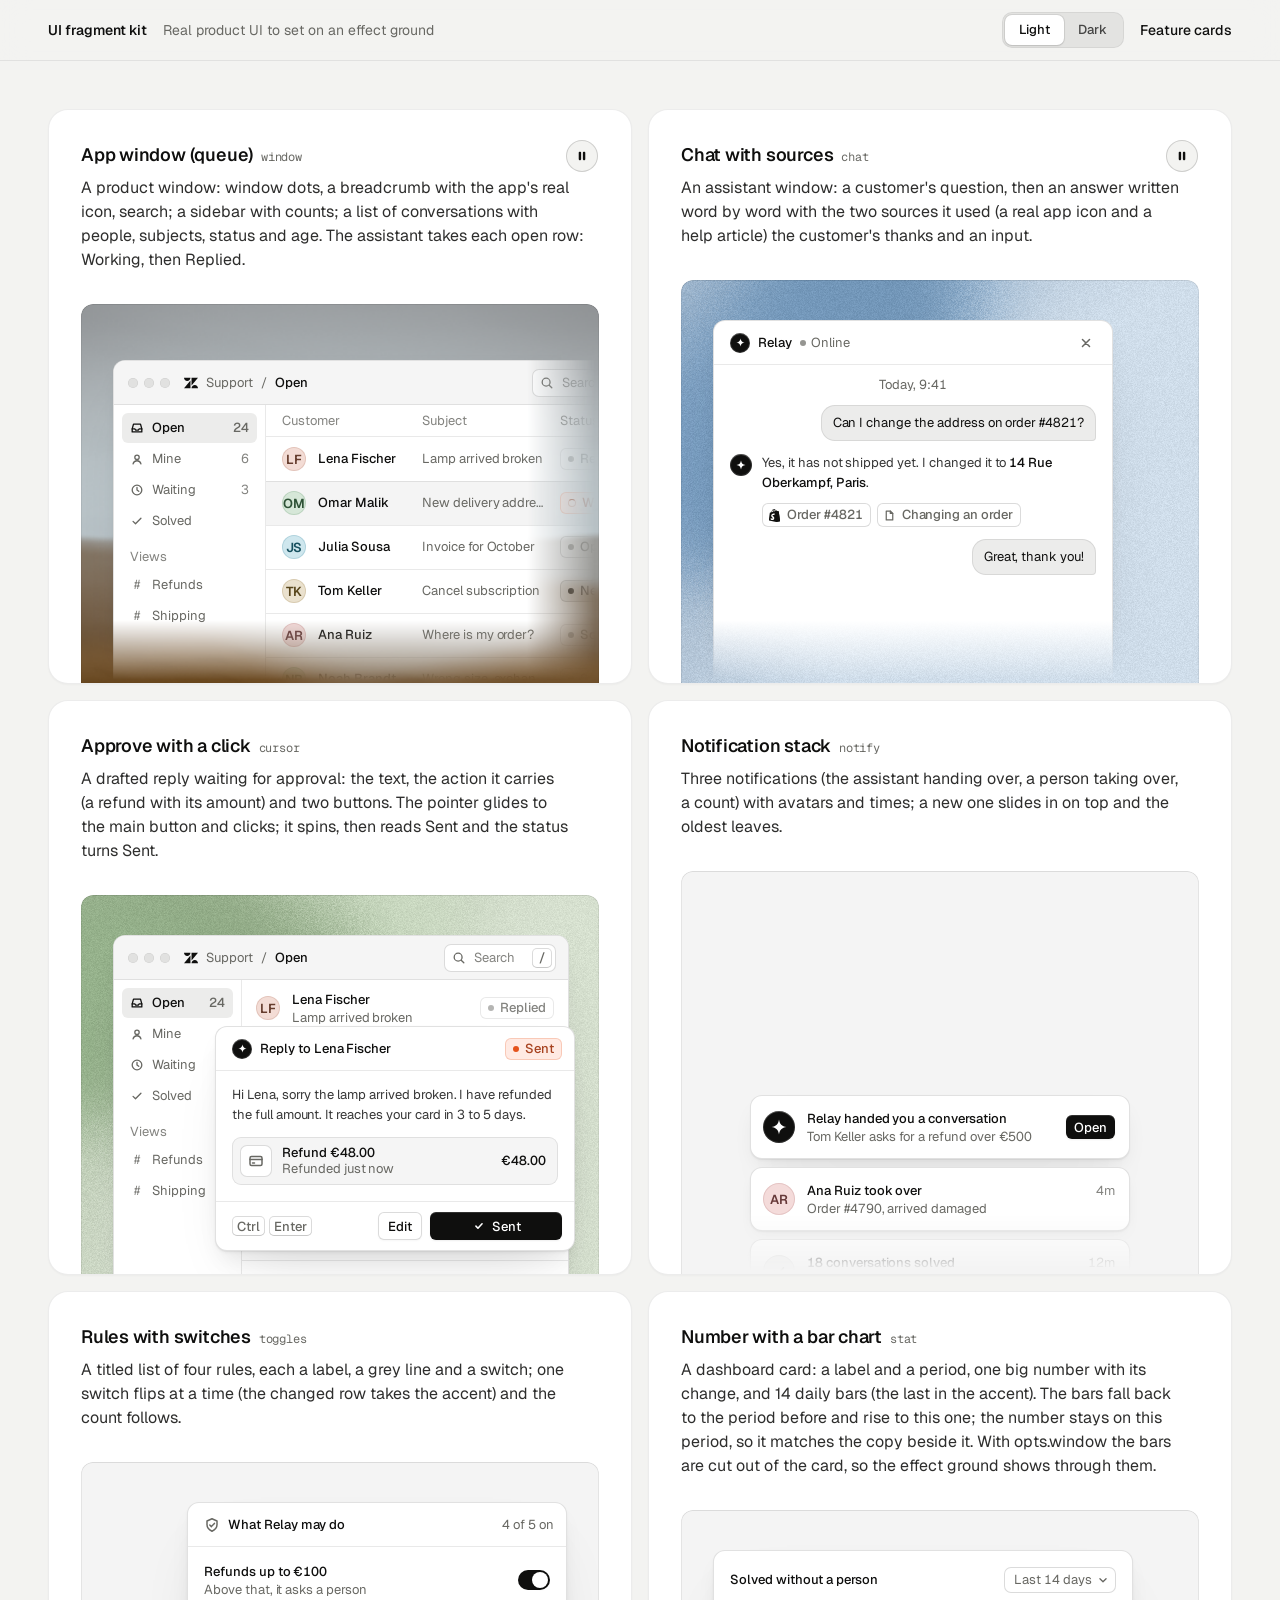
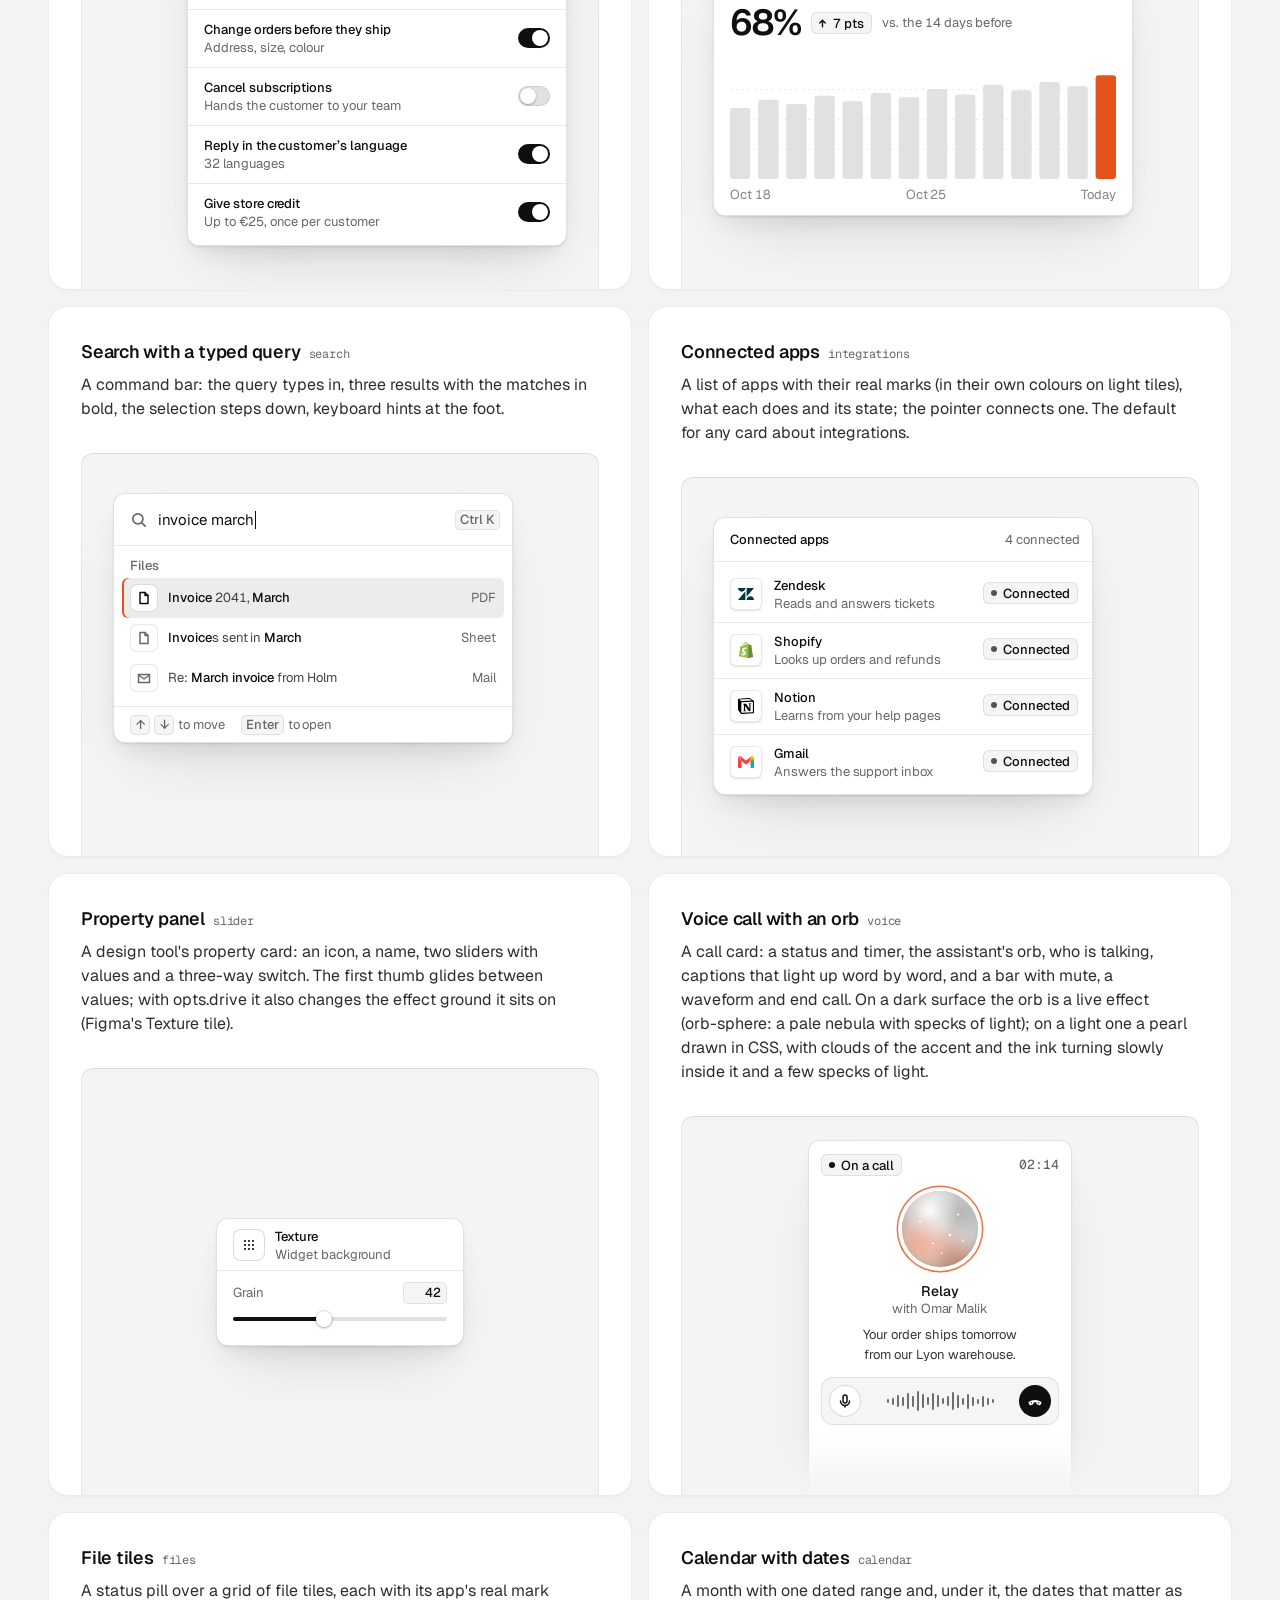
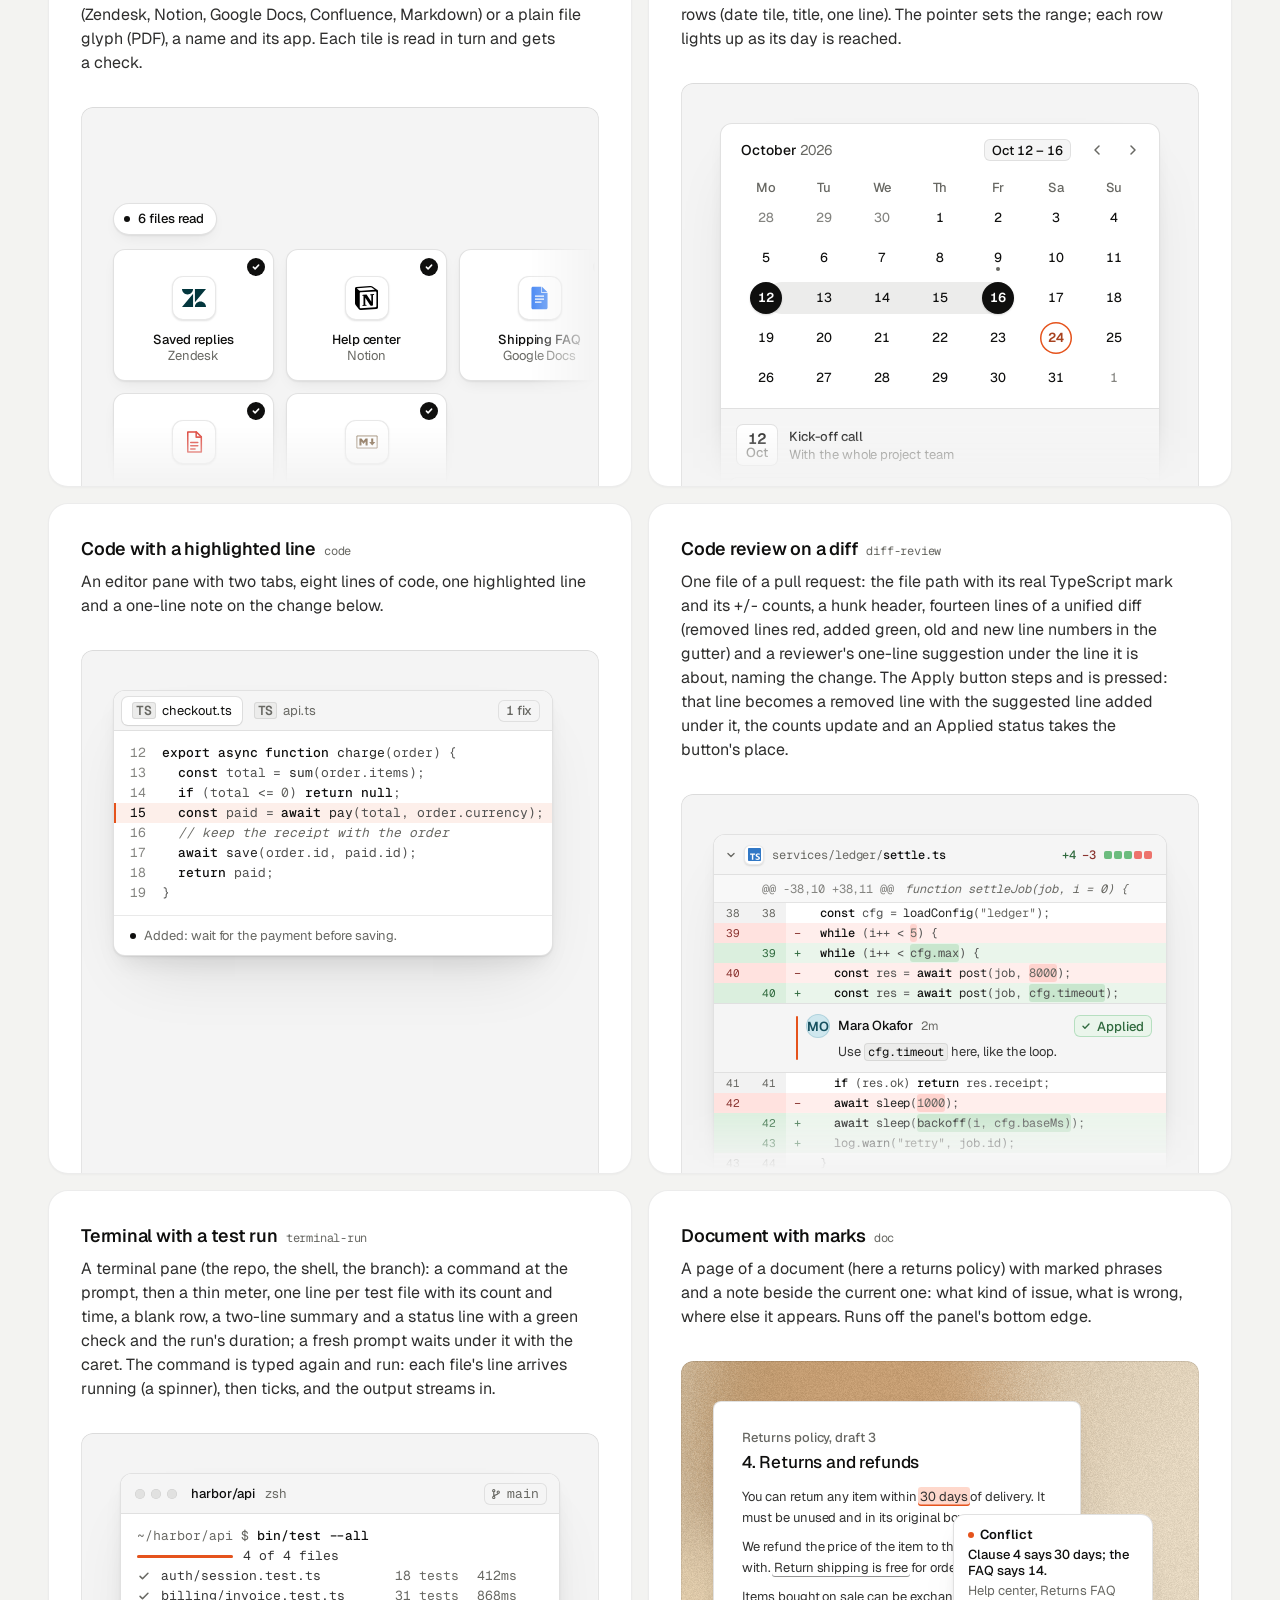
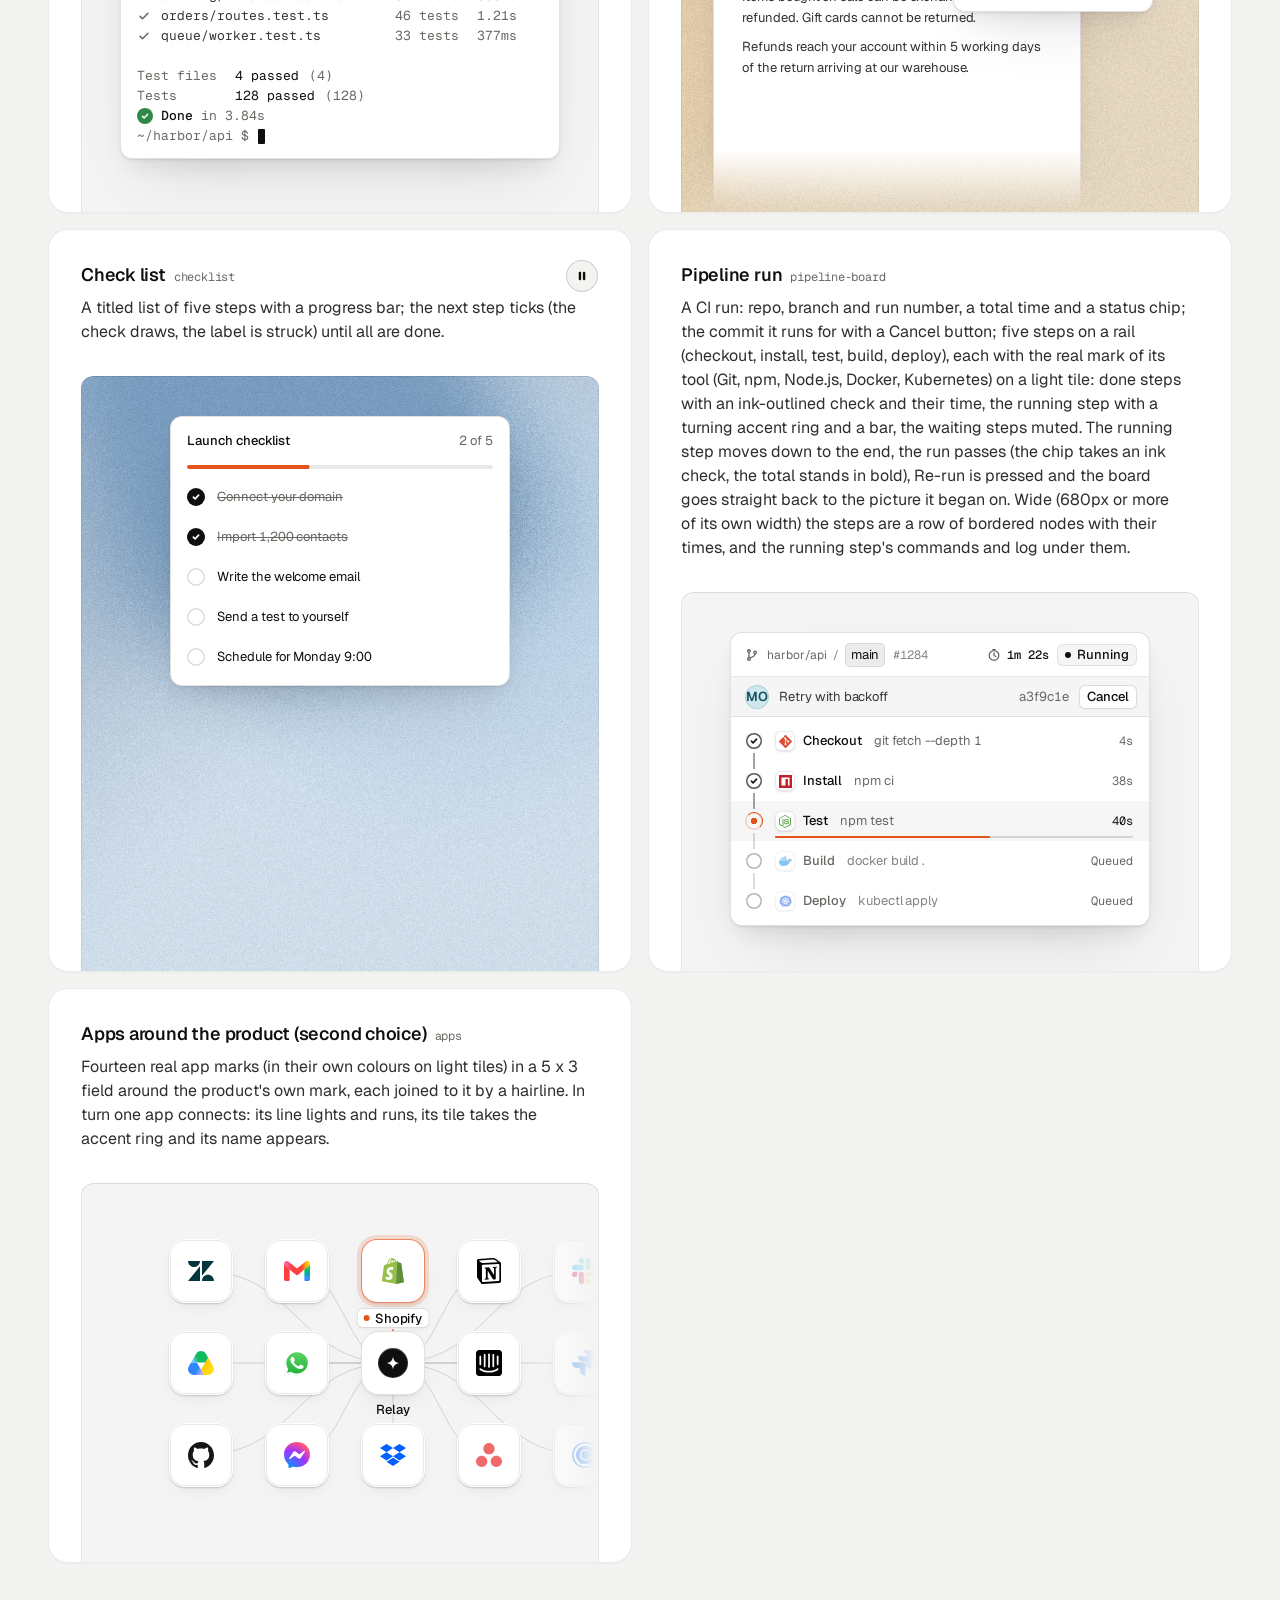
<file: .claude/skills/design-taste-frontend/assets/ui/index.html>
<!doctype html>
<html lang="en" data-theme="light">
<head>
<script>window.__tpGlMax = 16;   /* a gallery shows many live effects at once; a page of a site keeps the default 4 (fx.js) */</script>
<meta charset="utf-8">
<meta name="viewport" content="width=device-width, initial-scale=1">
<title>UI fragment kit</title>
<meta name="description" content="Nineteen pieces of real product UI from the taste-skill kit, each on an effect ground in a feature card.">
<link rel="preconnect" href="https://fonts.googleapis.com">
<link rel="preconnect" href="https://fonts.gstatic.com" crossorigin>
<link href="https://fonts.googleapis.com/css2?family=Geist:wght@300..700&family=Geist+Mono:wght@400;500&display=swap" rel="stylesheet">
<link rel="stylesheet" href="base.css">
<link rel="stylesheet" href="cards.css">
<style>
  :root { --font-text: "Geist", system-ui, sans-serif; --font-display: "Geist", system-ui, sans-serif; --font-mono: "Geist Mono", ui-monospace, monospace; }
  [data-theme="light"] { --bg: #f3f3f1; --card: #ffffff; --ink: #0f0f0e; --muted: #686863; --accent: #e5531c; --accent-ink: #ffffff; --g-bg: #e9e8e4; --g-surface: #f6f5f2; --frag: #ffffff; --warm: #c9a679; }
  [data-theme="dark"] { --bg: #070708; --card: #151517; --ink: #f2f2ef; --muted: #8f9094; --accent: #ff7a3c; --accent-ink: #120c08; --g-bg: #0e0e10; --g-surface: #1b1c1f; --frag: #1c1d20; --warm: #9c9689; }
  * { box-sizing: border-box; }
  html, body { margin: 0; }
  body { font-family: var(--font-text); background: var(--bg); color: var(--ink); -webkit-font-smoothing: antialiased; }
  .panel { --fx-bg: var(--g-bg); --fx-surface: var(--g-surface); --fx-ink: var(--ink); --fx-muted: var(--muted); --fx-accent: var(--hue, var(--warm)); --fx-accent-ink: var(--accent-ink); --calm: var(--g-bg); --p-h: 380px; }
  .top { position: sticky; top: 0; z-index: 20; background: color-mix(in oklab, var(--bg) 86%, transparent); backdrop-filter: blur(14px); -webkit-backdrop-filter: blur(14px); border-bottom: 1px solid color-mix(in oklab, var(--ink) 8%, transparent); }
  .top__in { max-width: 1232px; margin: 0 auto; padding: 0 24px; height: 60px; display: flex; align-items: center; gap: 16px; font-size: 14px; line-height: 20px; }
  .top__in strong { font-weight: 560; }
  .top__in > span { color: var(--muted); }
  .sp { flex: 1; }
  .seg { display: inline-flex; padding: 3px; border-radius: 10px; background: color-mix(in oklab, var(--ink) 6%, var(--bg)); box-shadow: inset 0 0 0 1px color-mix(in oklab, var(--ink) 6%, transparent); }
  .seg button { font: inherit; font-size: 13px; font-weight: 500; border: 0; background: none; color: color-mix(in oklab, var(--ink) 72%, var(--bg)); height: 30px; padding: 0 14px; border-radius: 7px; cursor: pointer; }
  .seg button[aria-pressed="true"] { background: var(--card); color: var(--ink); box-shadow: 0 0 0 1px color-mix(in oklab, var(--ink) 8%, transparent), 0 1px 2px rgb(0 0 0 / .1); }
  .top__in a { color: var(--ink); text-decoration: none; font-weight: 500; }
  main { max-width: 1232px; margin: 0 auto; padding: 48px 24px 96px; }
  .grid { display: grid; grid-template-columns: repeat(2, minmax(0, 1fr)); gap: 16px; }
  .card > h3 code { font: 400 12px/16px var(--font-mono); color: var(--muted); margin-left: 8px; }
  @media (max-width: 860px) { .grid { grid-template-columns: minmax(0, 1fr); } }
  @media (max-width: 600px) { main { padding: 24px 16px 64px; } .top__in { padding: 0 16px; } .top__in > span { display: none; } .panel { --p-h: 340px; } }
</style>
</head>
<body>
<header class="top">
  <div class="top__in">
    <strong>UI fragment kit</strong><span>Real product UI to set on an effect ground</span>
    <span class="sp"></span>
    <div class="seg" role="group" aria-label="Theme"><button type="button" data-mode="light" aria-pressed="true">Light</button><button type="button" data-mode="dark" aria-pressed="false">Dark</button></div>
    <a href="cards.html">Feature cards</a>
  </div>
</header>
<main><div class="grid" id="grid"></div></main>

<script type="module">
  import fx from '../effects/fx.js';
  import ui from './ui.js';
  const index = await fetch('index.json').then(r => r.json());
  // where each one sits, as its meta.json says: anchored at a corner or rising from the bottom and cut by
  // the panel's edge, or whole with 24px or more of ground round it; a fade only where an edge cuts it.
  // Only the compact slider sits in the calm middle (Figma's Texture tile); the cursor dialog is shown
  // where it belongs, over the lower-right edge of a window. [class, fade, style, opts]
  const PLACE = {
    window: ['at-corner', 'stage--fade-br', '--ay:56px'],
    chat: ['at-rise to-edge', 'stage--fade-b'],
    cursor: ['at-over', '', '--bx:24px;--by:24px'],
    notify: ['at-rise fit', 'stage--fade-b', '--ay:calc(100% - 180px);--ay-sm:calc(100% - 180px);--fit-max:380px'],
    toggles: ['at-right', ''],
    stat: ['at-corner', ''],
    search: ['at-corner', ''],
    integrations: ['at-corner', ''],
    slider: ['at-center', '', '', '{"compact":true,"drive":{"param":"grain","min":0.15,"max":0.95}}'],
    voice: ['at-rise to-edge fit', 'stage--fade-b', '--ax:max(24px, 50% - 132px);--ay:24px;--fit-max:264px'],
    files: ['at-corner wide', 'stage--fade-br', '--w:680px;--ay:96px'],
    calendar: ['at-rise fit', 'stage--fade-b', '--fit-max:440px'],
    code: ['at-corner', ''],
    'diff-review': ['at-corner fit', 'stage--fade-b', '--fit-max:480px'],
    'terminal-run': ['at-rise fit', '', '--fit-max:440px'],
    'pipeline-board': ['at-rise fit', '', '--fit-max:420px'],
    doc: ['at-corner to-edge', 'stage--fade-b'],
    checklist: ['at-rise fit', '', '--fit-max:340px'],
    apps: ['at-corner wide', 'stage--fade-br', '--w:560px;--ay:48px'],
  };
  // grounds behind UI are soft lit fields (never a line or dot pattern), on both themes: the bright
  // picture behind dark UI on the dark page, a clear step darker than white UI on the light page
  // the painting stays abstract (a mist over warm sand, level, fully soft) and shows once on the page
  const PAINT = ['painterly-landscape', { blur: 1, brush: 0.35, slope: 0, hillY: 0.3, horizon: 0.62, calm: 0.2, calmX: 0.6, calmY: 0.8, drift: 0, side: 1 }, '{"bg":"#a3b0b6","accent":"#c49a6c"}'];
  const GRAIN = ['grain-gradient', { speed: 0, grainMotion: 0, calm: 0.2, calmX: 0.5, calmY: 0.6, tint: 0.6, contrast: 0.6 }, '{"bg":"#d9ccb7","surface":"#e9e0d2","ink":"#2a2622","muted":"#6f675c","accent":"#a8794a"}'];
  const SKY = [GRAIN[0], GRAIN[1], '{"bg":"#c6d3df","surface":"#d6e0e9","ink":"#25303a","muted":"#5d6873","accent":"#3f6a92"}'];
  const SAGE = [GRAIN[0], GRAIN[1], '{"bg":"#cdd6c6","surface":"#dce3d6","ink":"#262d24","muted":"#5f6a5a","accent":"#6c8e63"}'];
  const GROUND = (m, i) => (m.name === 'slider' ? GRAIN : i === 0 ? PAINT : [GRAIN, SKY, SAGE][i % 3]);
  const q = new URLSearchParams(location.search);
  const grid = document.getElementById('grid');
  grid.innerHTML = index.fragments.map((m, i) => {
    const [at, fade, extra = '', opts = ''] = PLACE[m.name] || ['at-corner', 'stage--fade-br'];
    const [id, params, pal] = GROUND(m, i);
    const w = at === 'at-center' ? '' : ` style="--ax:32px;--ay:40px;${extra}"`;
    const o = opts ? ` data-ui-opts='${opts}'` : '';
    // the cursor is a dialog over a window's edge: the window under it holds still
    const under = m.name === 'cursor' ? `<div class="at-corner" style="--ax:32px;--ay:40px" data-ui-load="window" data-ui-opts='{"compact":true}' data-ui-still></div>` : '';
    return `<article class="card card--row"><h3>${m.title}<code>${m.name}</code></h3><p>${m.shows}</p>
      <div class="panel" data-fx="${id}" data-fx-seed="${(i + 1) * 17}" data-fx-params='${JSON.stringify(params)}' data-fx-palette='${pal}' style="--calm-k:0%">
        <div class="stage ${fade}">${under}<div class="${at}"${w}${o} data-ui-load="${m.name}"></div></div></div></article>`;
  }).join('');
  function setMode(mode) {
    document.documentElement.dataset.theme = mode;
    document.querySelectorAll('.seg button').forEach(b => b.setAttribute('aria-pressed', String(b.dataset.mode === mode)));
  }
  setMode(q.get('mode') === 'dark' ? 'dark' : 'light');
  if (q.has('t')) fx.setClock(+q.get('t'));
  // each ground is drawn once near the screen and kept as a picture (its WebGL context freed), so nineteen
  // panels need one or two contexts, not nineteen
  await Promise.all([ui.loadAll(grid), ui.grounds(grid, fx)]);
  document.documentElement.dataset.ready = '1';
  document.querySelectorAll('.seg button').forEach(b => b.addEventListener('click', async () => {
    setMode(b.dataset.mode);
    for (const el of grid.querySelectorAll('[data-ui]')) el.__ui?.repaint?.();
    await ui.grounds(grid, fx);
  }));
</script>
</body>
</html>
</file>
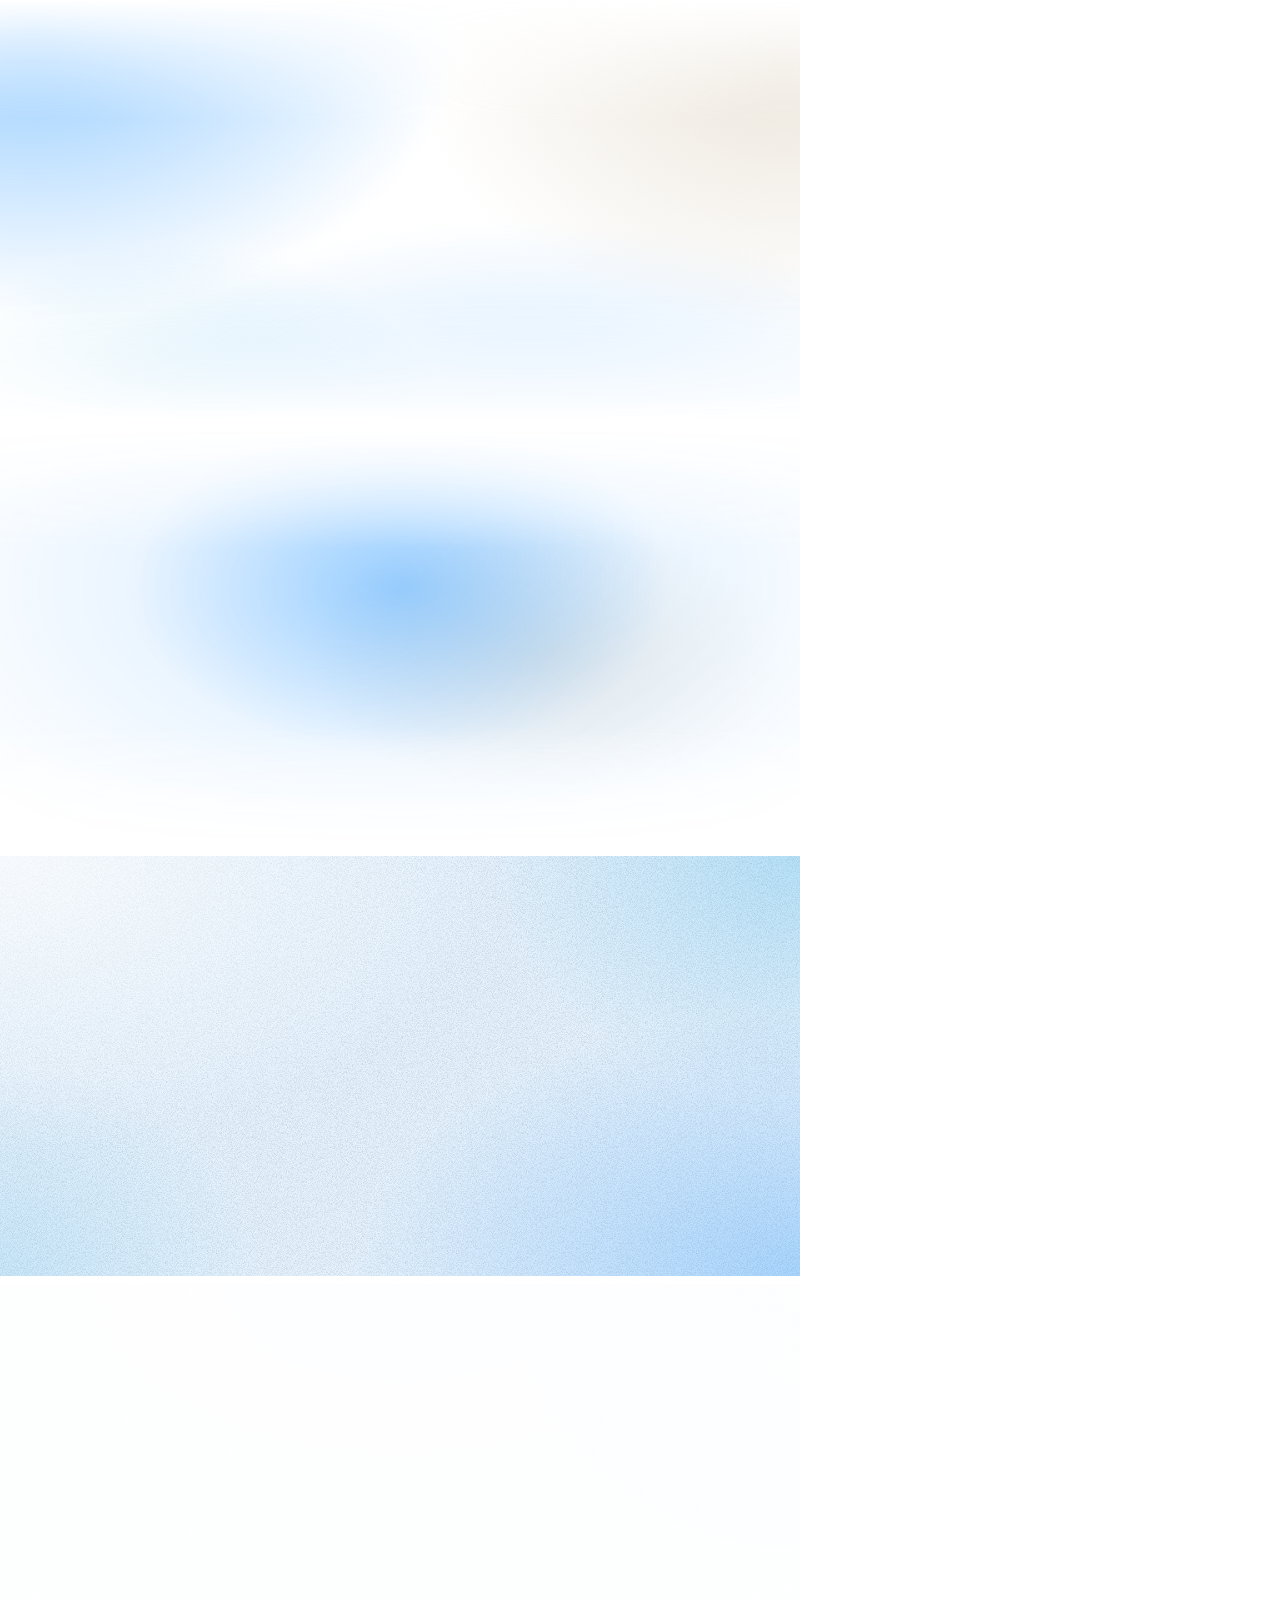
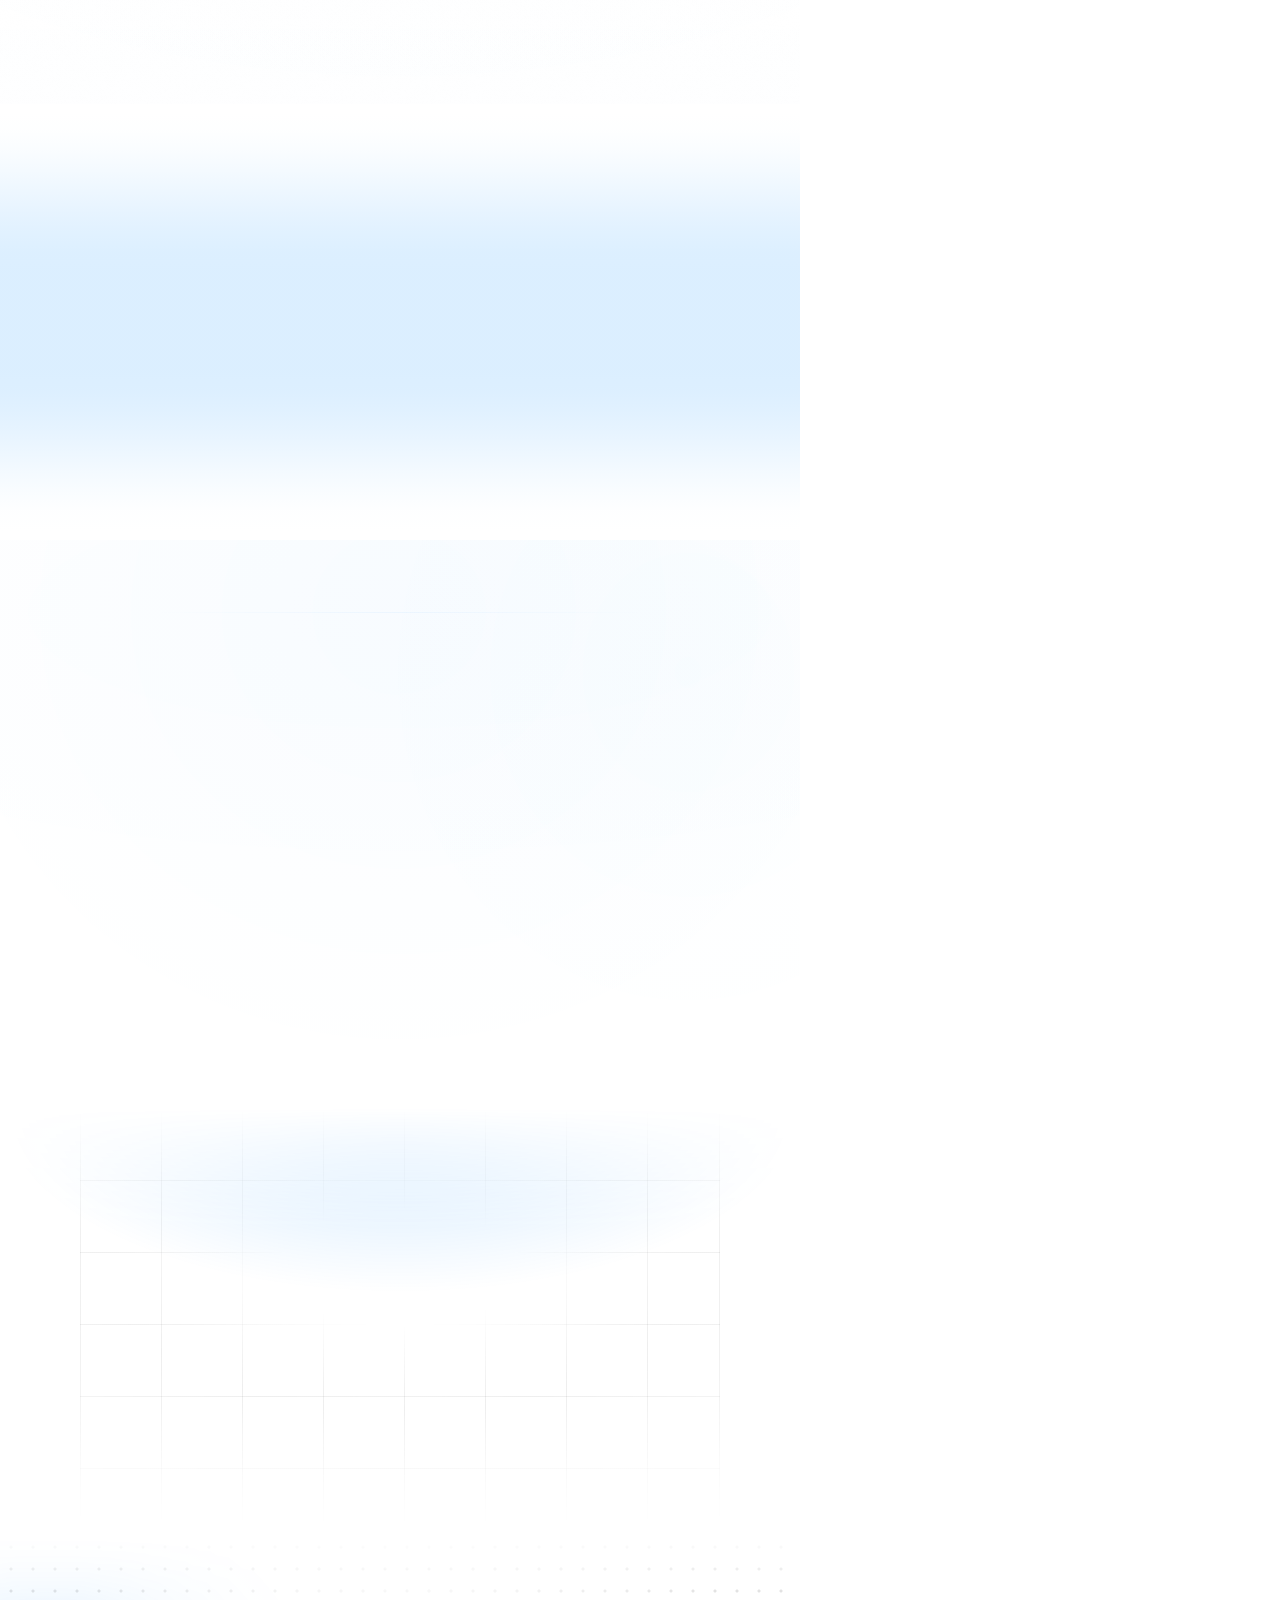
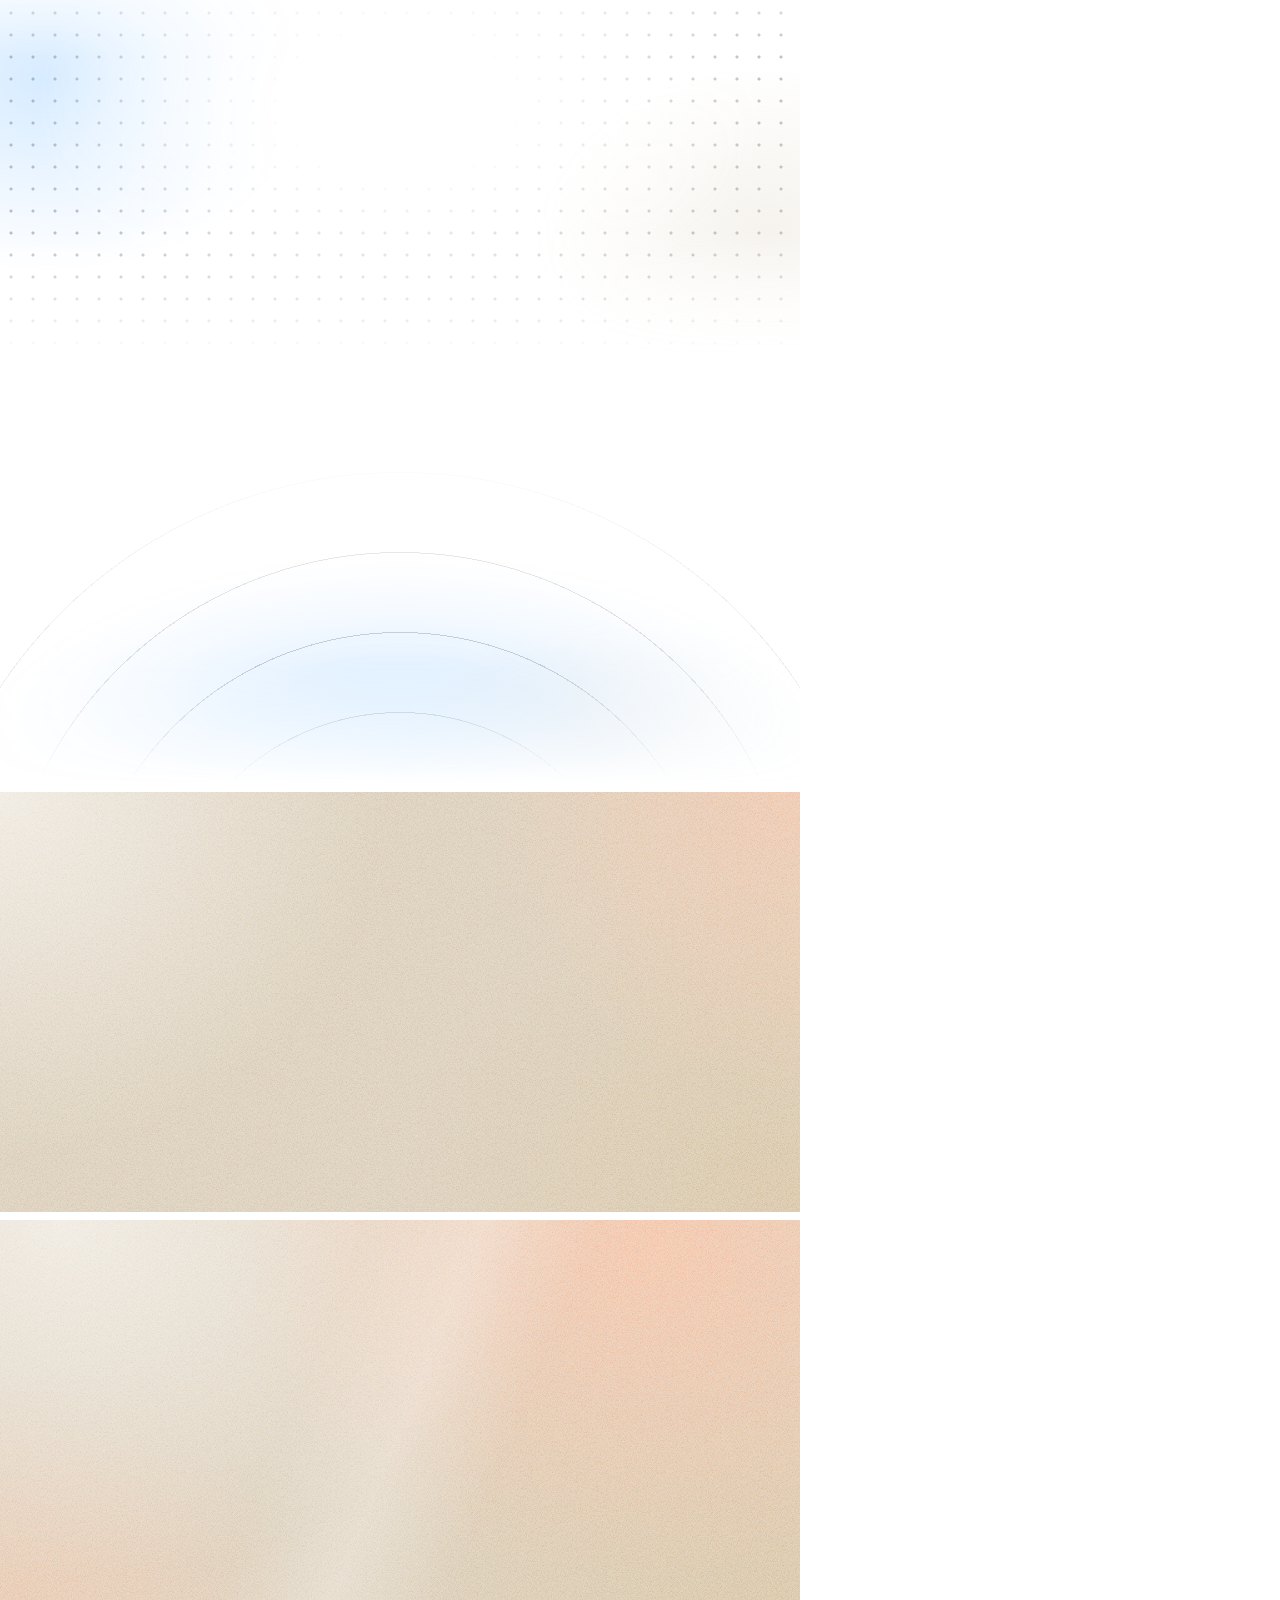
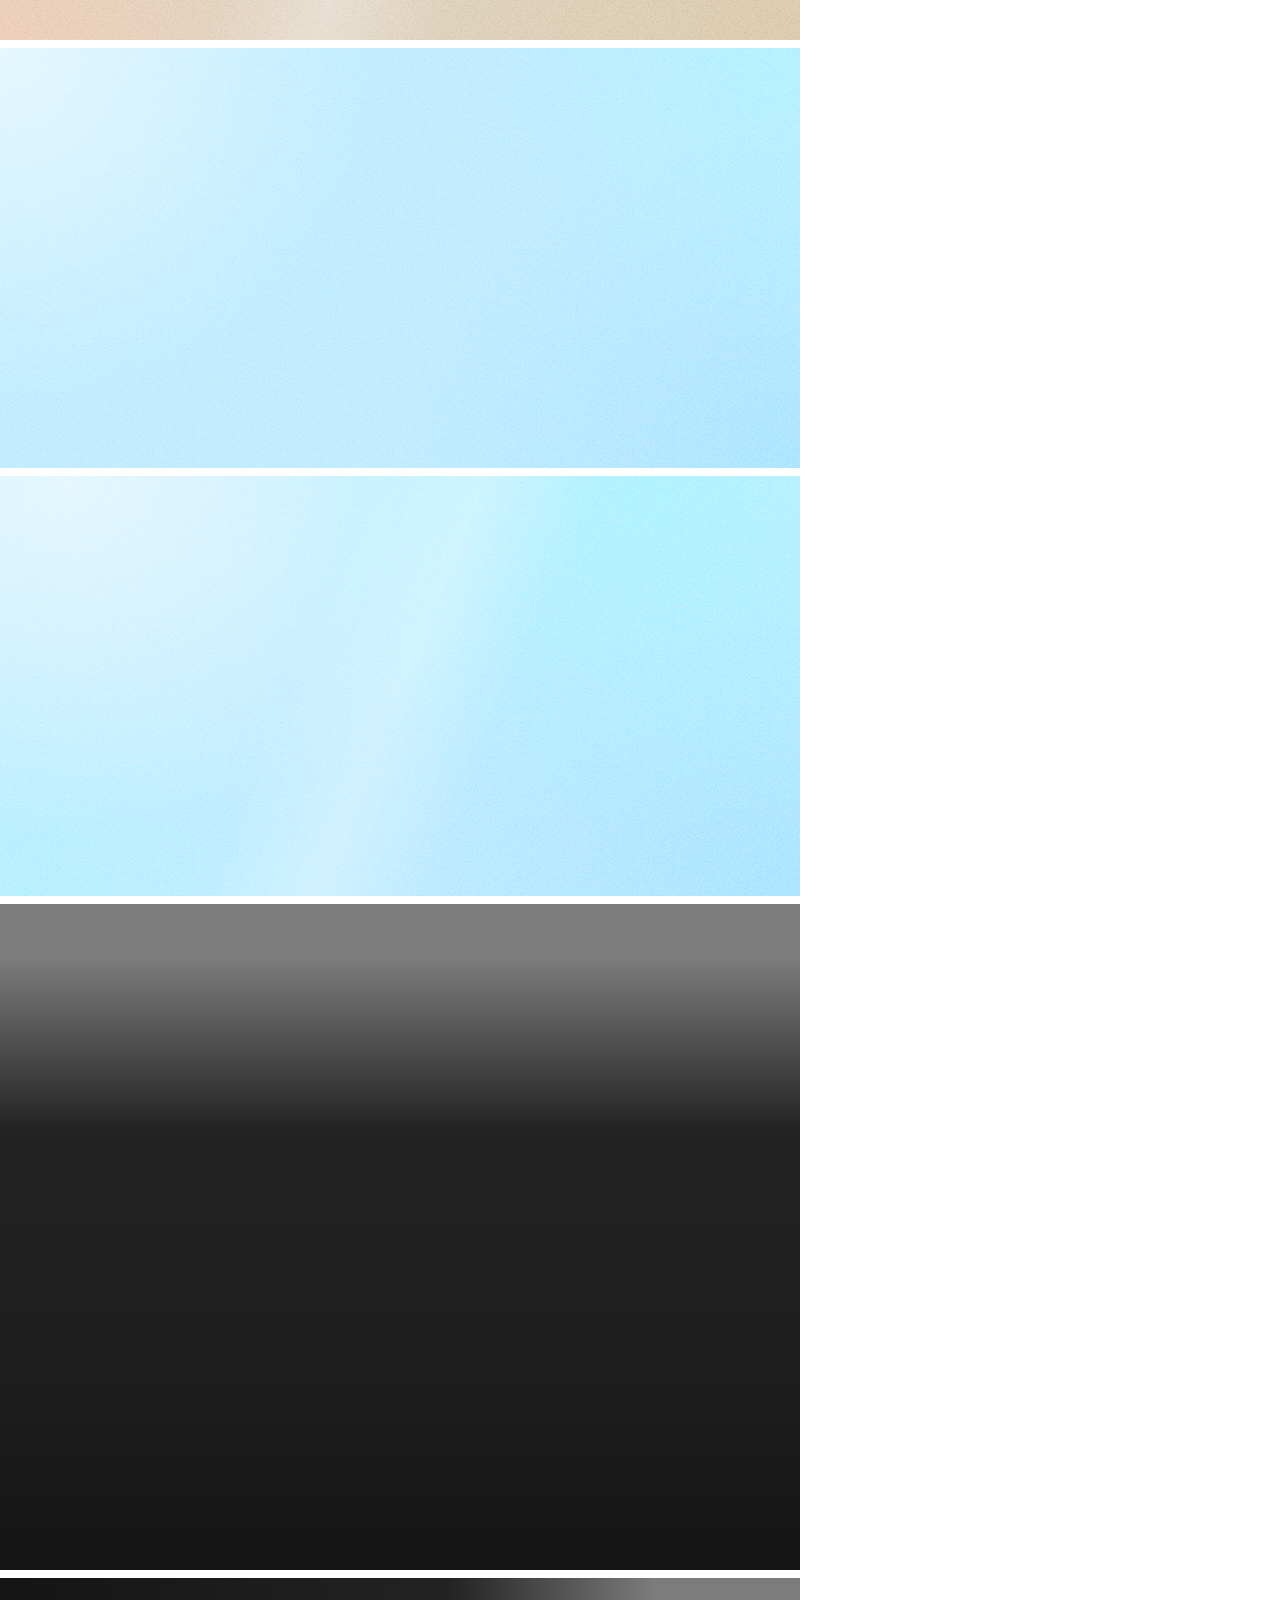
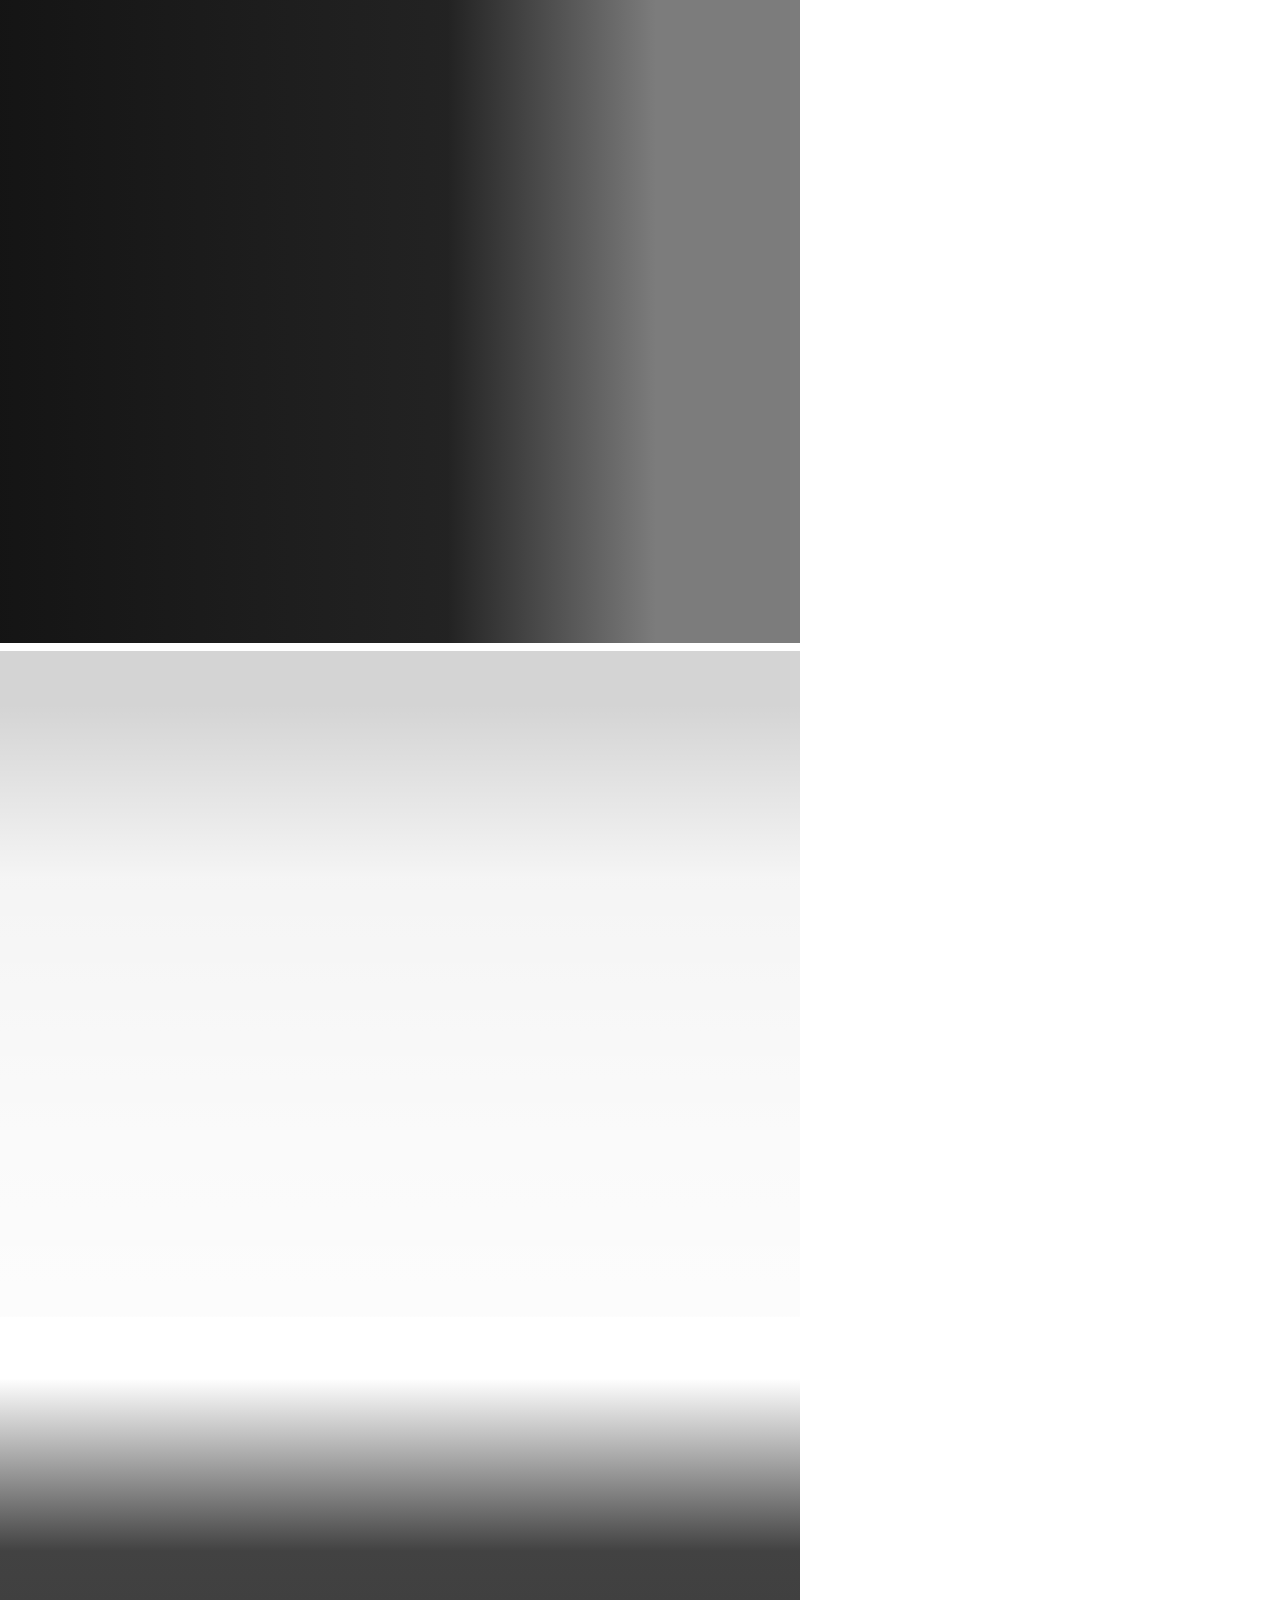
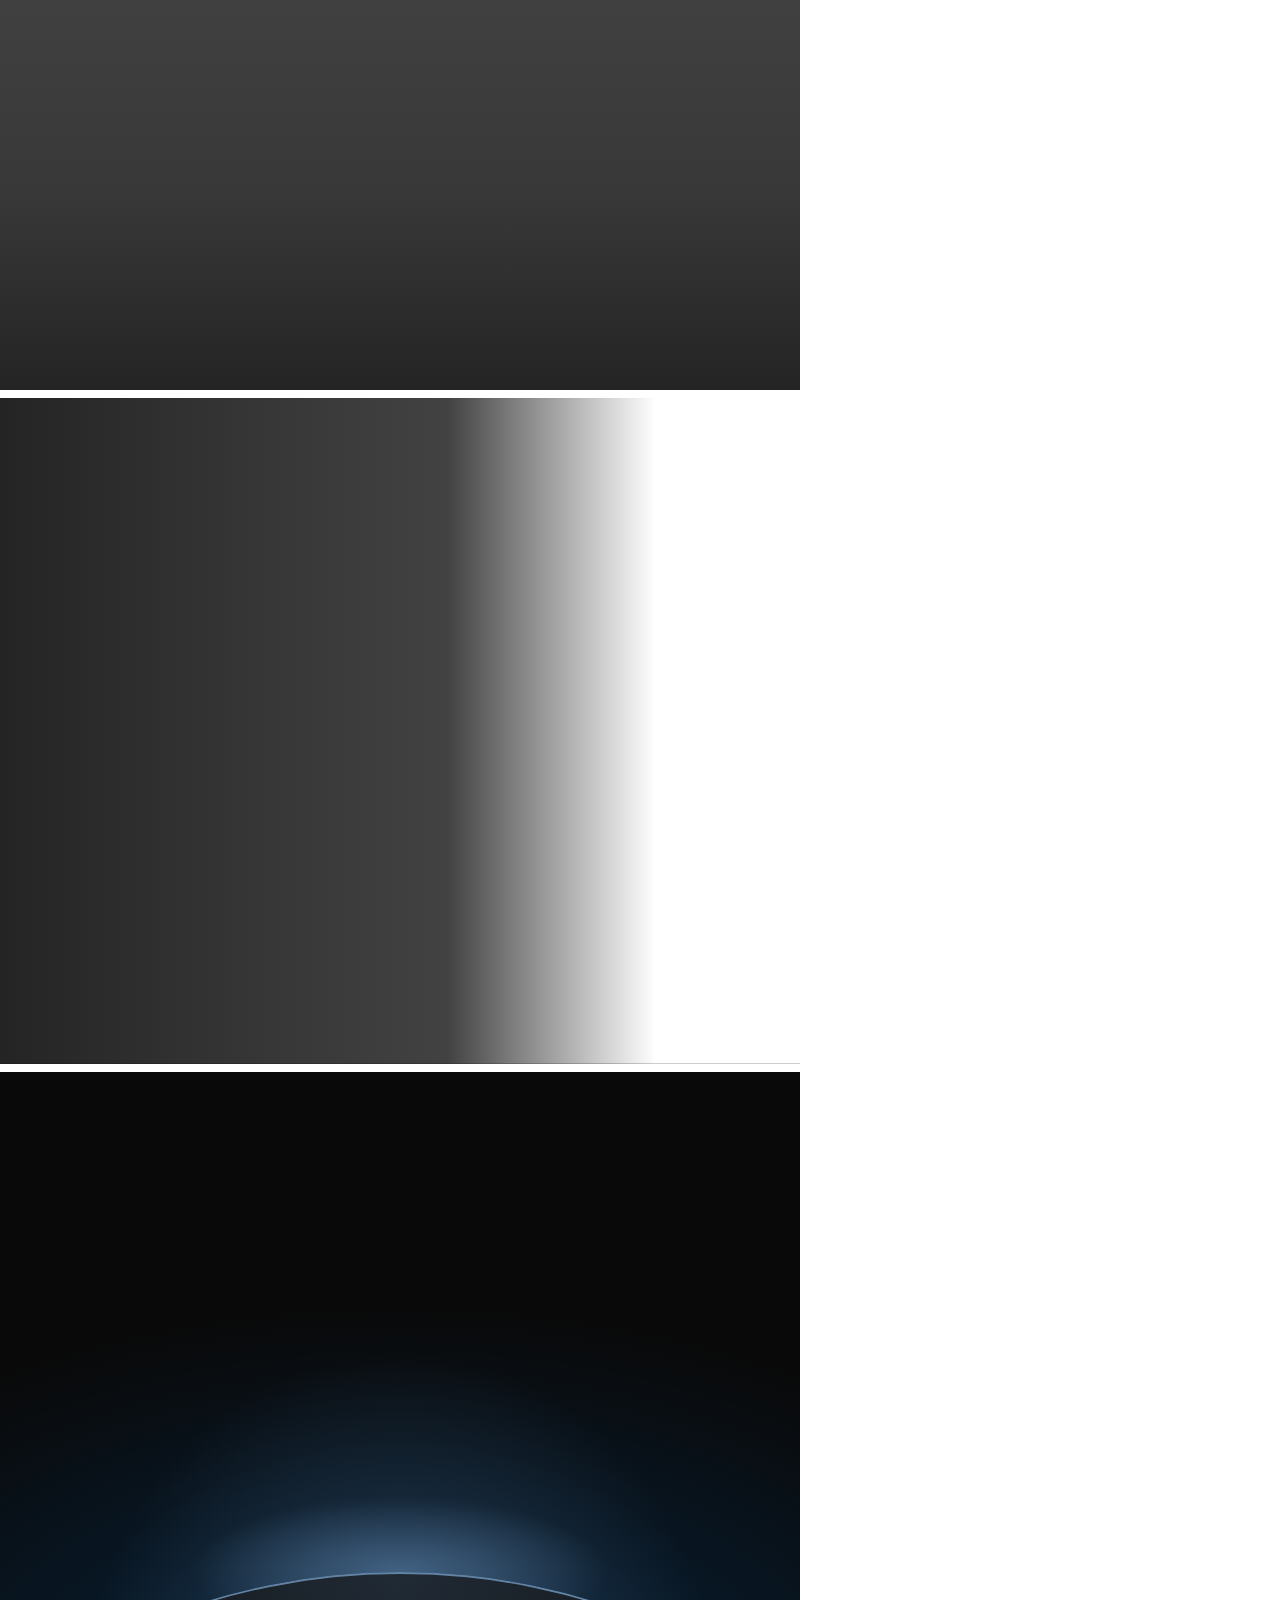
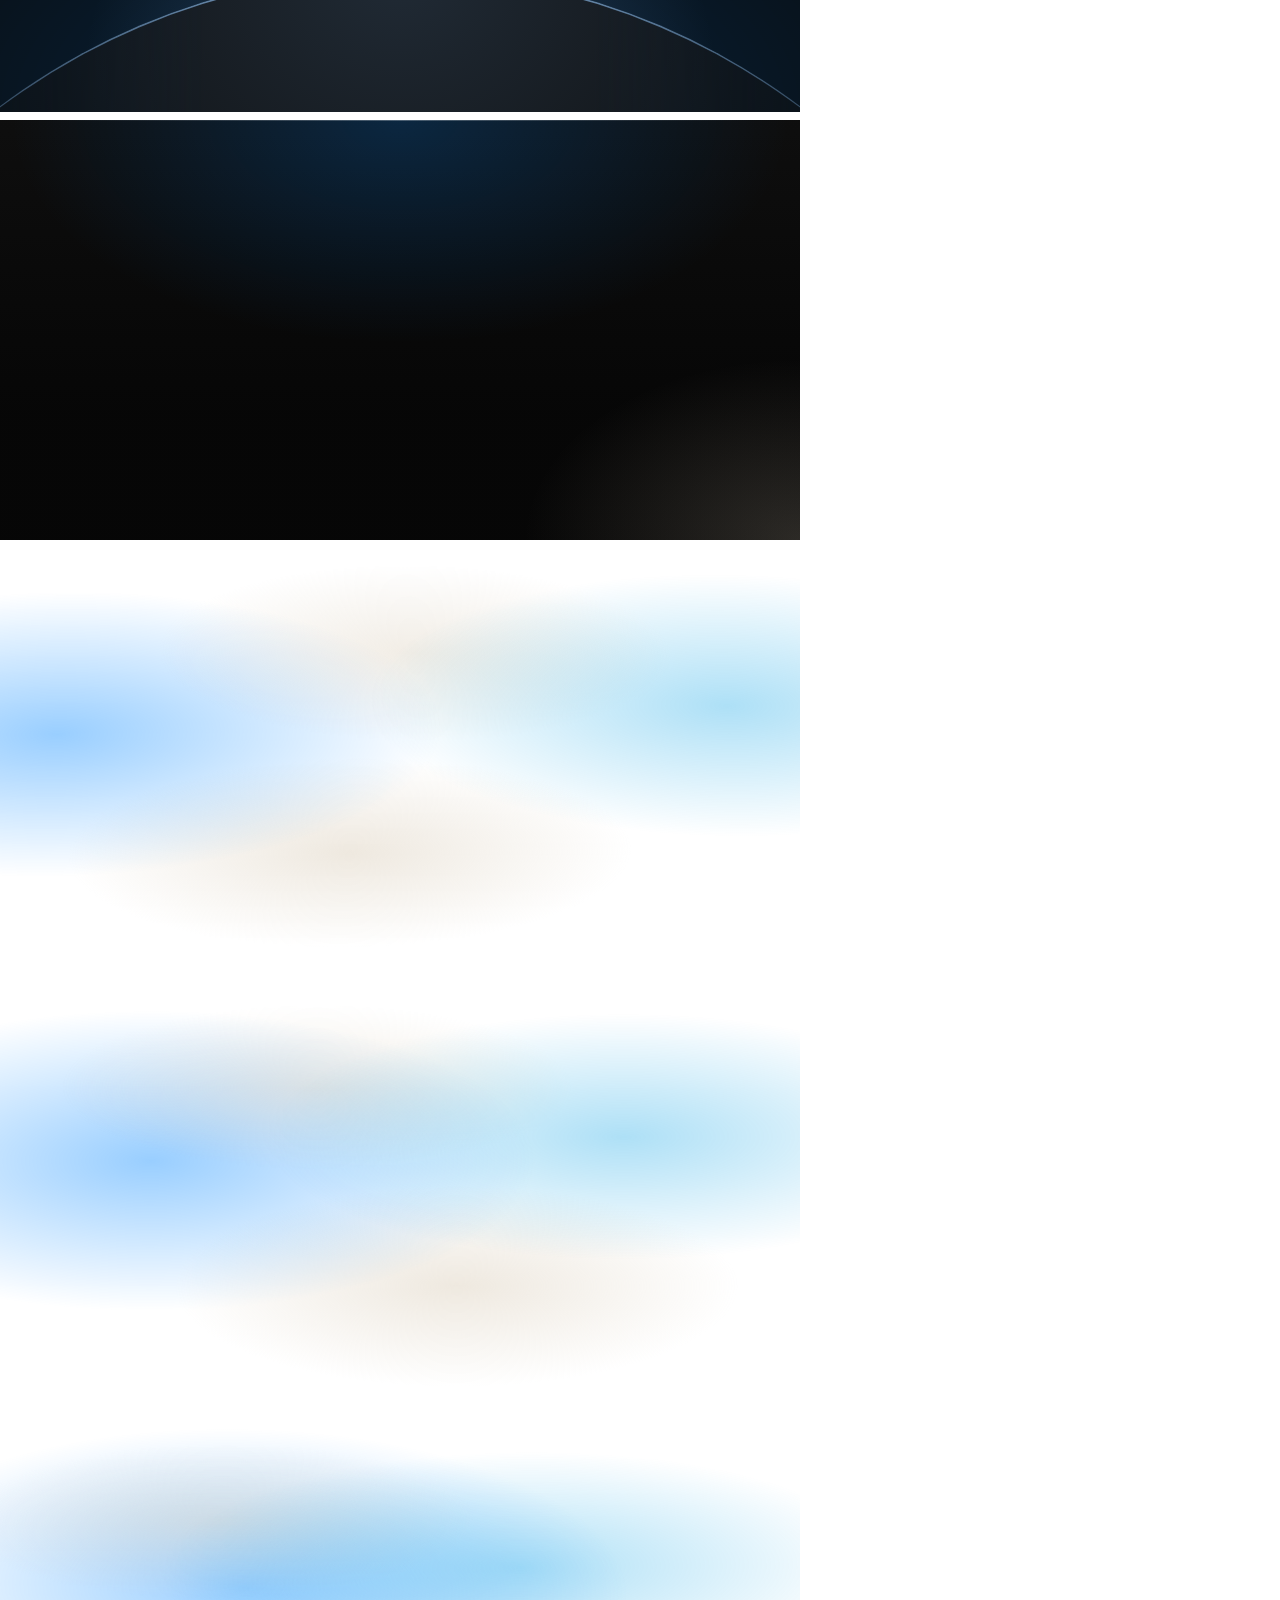
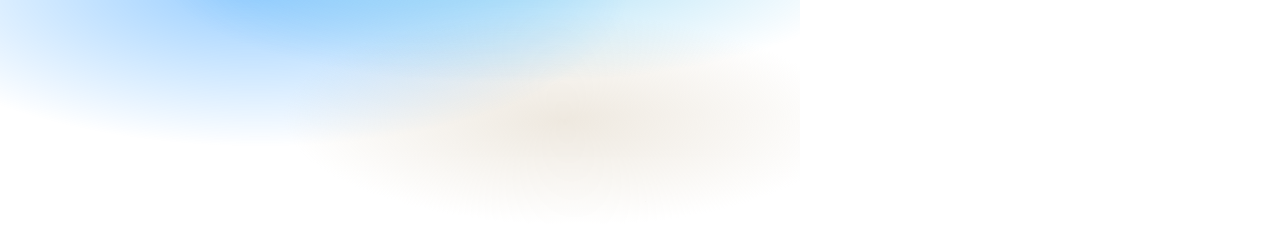
<file: .claude/skills/design-taste-frontend/assets/backgrounds/check.html>
<!doctype html>
<html lang="en" data-ground="sand">
<head>
<meta charset="utf-8">
<title>Backgrounds contrast check</title>
<!-- Every ground in a 800px box, for check.mjs: it sets a palette, screenshots the boxes and measures
     the ink and muted contrast on every pixel of each ground's text zone (index.json). The photograph
     grounds sit on a flat grey picture: #7c7c7c for the dark scrim, #d4d4d4 for the light one; and the worst case of the dark scrim: a white
     picture (white words on it). The light scrim is for pale photographs only. -->
<link rel="stylesheet" href="../system.css">
<link rel="stylesheet" href="backgrounds.css">
<style>body { margin: 0; width: 800px; } .box { width: 800px; margin: 0 0 8px; padding: 24px; font-size: 20px; } .pi, .pm { visibility: hidden; } .pi { color: var(--ink); } .pm { color: var(--muted); }  /* the liquid blobs held at the start, the middle and the end of their drift (the keyframes in backgrounds.css), so the text zone is measured where they stand under it */
  .at-start::before { animation: none; transform: translate3d(-7%, 0, 0) skewX(-7deg) scaleY(.94); } .at-start::after { animation: none; transform: translate3d(8%, 0, 0) skewX(6deg) scaleY(1.04); }
  .at-mid::before { animation: none; transform: translate3d(.5%, 0, 0) skewX(-.5deg) scaleY(.995); } .at-mid::after { animation: none; transform: translate3d(-.5%, 0, 0) scaleY(.98); }
  .at-end::before { animation: none; transform: translate3d(8%, 0, 0) skewX(6deg) scaleY(1.05); } .at-end::after { animation: none; transform: translate3d(-9%, 0, 0) skewX(-6deg) scaleY(.92); }
</style>
<script src="backgrounds.js" defer></script>
</head>
<body>
<div class="bg-mist box" data-g="mist" style="height:420px"><span class="pi">Ink</span> <span class="pm">Muted</span></div>
<div class="bg-halo box" data-g="halo" style="height:420px"><span class="pi">Ink</span> <span class="pm">Muted</span></div>
<div class="bg-grain box" data-g="grain" style="height:420px"><span class="pi">Ink</span> <span class="pm">Muted</span></div>
<div class="bg-paper box" data-g="paper" style="height:420px"><span class="pi">Ink</span> <span class="pm">Muted</span></div>
<div class="bg-dusk box" data-g="dusk" style="height:420px"><span class="pi">Ink</span> <span class="pm">Muted</span></div>
<div class="bg-topglow box" data-g="topglow" style="height:560px"><span class="pi">Ink</span> <span class="pm">Muted</span></div>
<div class="bg-ruled box" data-g="ruled" style="height:420px"><span class="pi">Ink</span> <span class="pm">Muted</span></div>
<div class="bg-dots box" data-g="dots" style="height:420px"><span class="pi">Ink</span> <span class="pm">Muted</span></div>
<div class="bg-arcs box" data-g="arcs" style="height:420px"><span class="pi">Ink</span> <span class="pm">Muted</span></div>
<div class="bg-band box" data-g="band" style="height:420px"><span class="pi">Ink</span> <span class="pm">Muted</span></div>
<div class="bg-field box" data-g="field" style="height:420px"><span class="pi">Ink</span> <span class="pm">Muted</span></div>
<div class="bg-band bg-tint box" data-g="band-tint" style="height:420px"><span class="pi">Ink</span> <span class="pm">Muted</span></div>
<div class="bg-field bg-tint box" data-g="field-tint" style="height:420px"><span class="pi">Ink</span> <span class="pm">Muted</span></div>
<div class="bg-photo box" data-g="photo" style="height:520px;--g-photo:linear-gradient(#7c7c7c,#7c7c7c)"><span class="pi">Ink</span> <span class="pm">Muted</span></div>
<div class="bg-photo bg-photo--left box" data-g="photo-left" style="height:520px;--g-photo:linear-gradient(#7c7c7c,#7c7c7c)"><span class="pi">Ink</span> <span class="pm">Muted</span></div>
<div class="bg-photo bg-photo--light box" data-g="photo-light" style="height:520px;--g-photo:linear-gradient(#d4d4d4,#d4d4d4)"><span class="pi">Ink</span> <span class="pm">Muted</span></div>
<div class="bg-photo box" data-g="photo-white" style="height:520px;--g-photo:linear-gradient(#fff,#fff)"><span class="pi">Ink</span> <span class="pm">Muted</span></div>
<div class="bg-photo bg-photo--left box" data-g="photo-left-white" style="height:520px;--g-photo:linear-gradient(#fff,#fff)"><span class="pi">Ink</span> <span class="pm">Muted</span></div>
<div class="bg-horizon box" data-g="horizon" style="height:640px"><span class="pi">Ink</span> <span class="pm">Muted</span></div>
<div class="bg-deep box" data-g="deep" style="height:420px"><span class="pi">Ink</span> <span class="pm">Muted</span></div>
<div class="bg-liquid box at-start" data-g="liquid" data-no-pause style="height:420px"><span class="pi">Ink</span> <span class="pm">Muted</span></div>
<div class="bg-liquid box at-mid" data-g="liquid-mid" data-no-pause style="height:420px"><span class="pi">Ink</span> <span class="pm">Muted</span></div>
<div class="bg-liquid box at-end" data-g="liquid-end" data-no-pause style="height:420px"><span class="pi">Ink</span> <span class="pm">Muted</span></div>

</body>
</html>
</file>
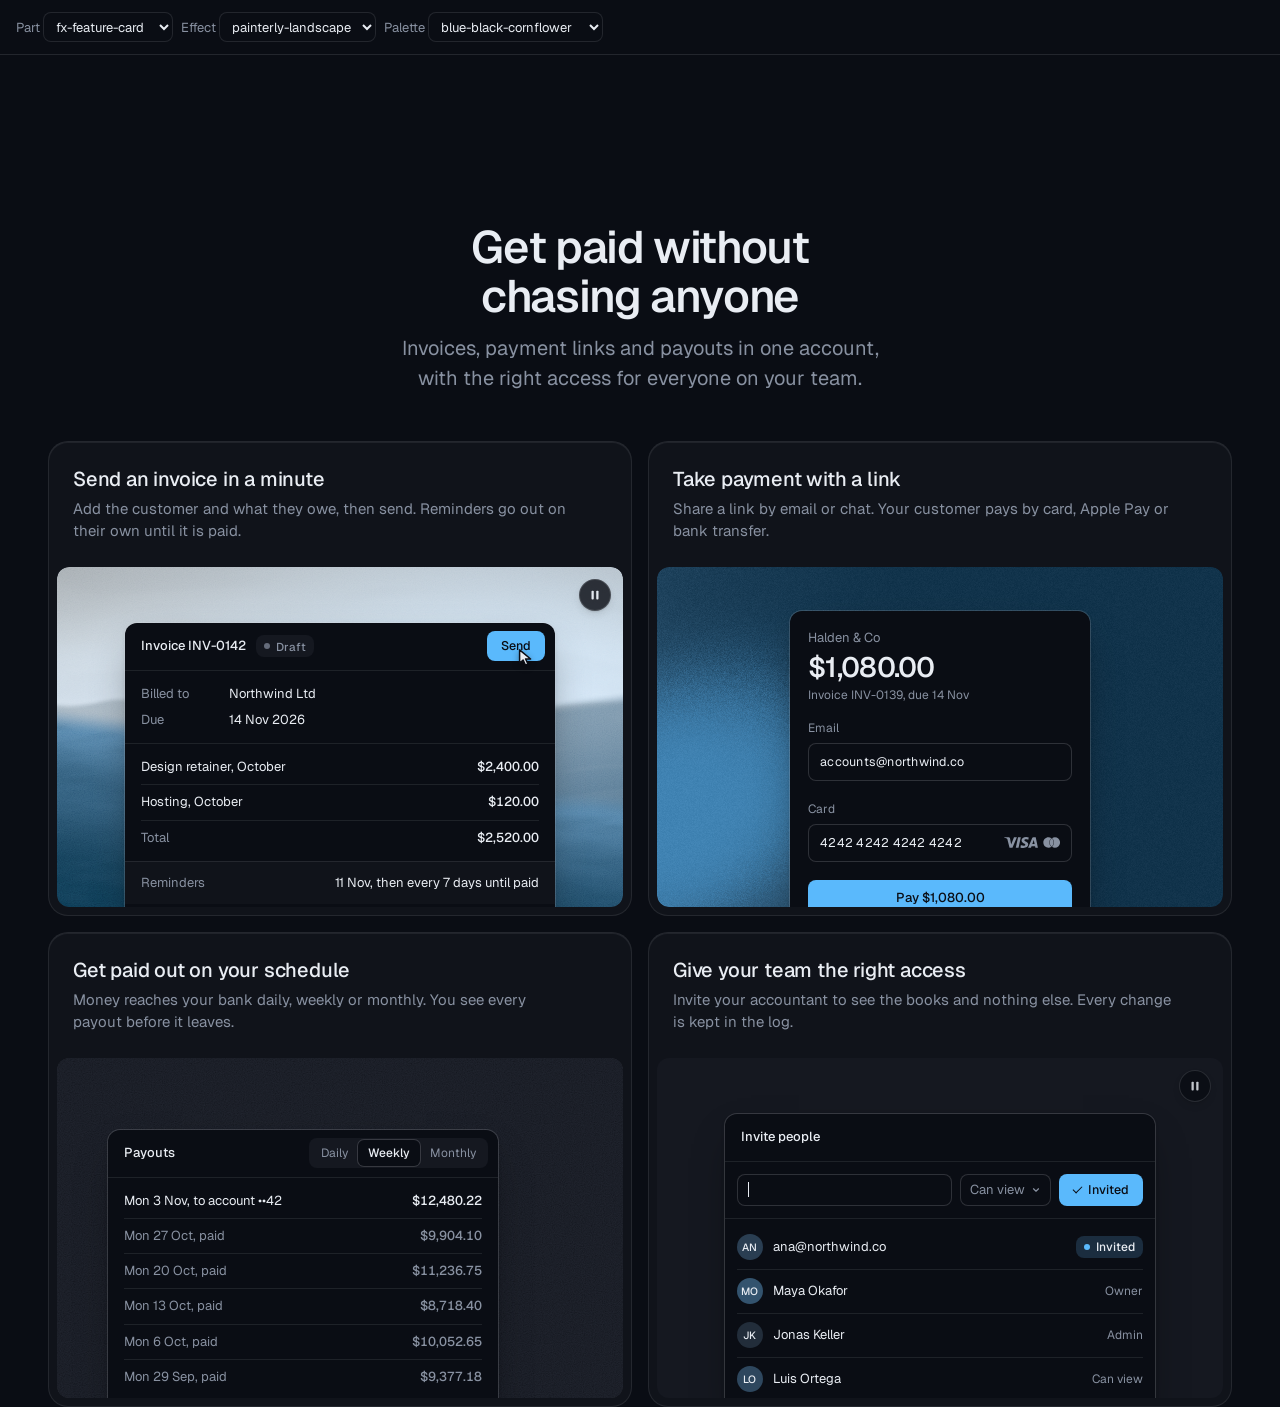
<file: .claude/skills/design-taste-frontend/assets/components/_lab.html>
<!doctype html>
<html lang="en" data-radius="soft">
<head>
<script>window.__tpGlMax = 16;   /* a gallery shows many live effects at once; a page of a site keeps the default 4 (fx.js) */</script>
<meta charset="utf-8">
<meta name="viewport" content="width=device-width, initial-scale=1">
<title>Component lab</title>
<link rel="preconnect" href="https://fonts.googleapis.com">
<link rel="preconnect" href="https://fonts.gstatic.com" crossorigin>
<link href="https://fonts.googleapis.com/css2?family=Geist:wght@100..900&family=Geist+Mono:wght@400..600&display=swap" rel="stylesheet">
<link rel="stylesheet" href="../system.css">
<link rel="stylesheet" href="./base.css">
<style>
  /* one component on its own, with a chosen effect (or object) and palette:
     _lab.html?c=fx-chart&fx=ruled-grounds&palette=white-link-blue&w=640 */
  :root { --font-display: "Geist", system-ui, sans-serif; --font-text: "Geist", system-ui, sans-serif; --font-mono: "Geist Mono", ui-monospace, monospace; --display-weight: 560; --display-tracking: -0.03em; }
  body { min-height: 100vh; margin: 0; }
  .bar { display: flex; flex-wrap: wrap; gap: 8px; align-items: center; padding: 12px 16px; border-bottom: 1px solid var(--line); font: 13px/1.4 var(--font-text); color: var(--muted); }
  .bar select { font: inherit; color: var(--ink); background: var(--bg); border: 1px solid var(--line); border-radius: var(--r-sm); height: 30px; padding: 0 8px; }
  .stage { padding: clamp(16px, 4vw, 48px); margin-inline: auto; }
</style>
</head>
<body>
<div class="bar">
  <label>Part <select id="c"></select></label>
  <label>Effect <select id="fx"></select></label>
  <label>Palette <select id="pal"></select></label>
</div>
<main class="stage" id="stage"></main>
<script type="module">
  import fx from '../effects/fx.js';
  const PARTS = ['fx-feature-card', 'fx-dither-object', 'fx-headline', 'fx-button', 'fx-prompt', 'fx-icon-tiles', 'fx-stat', 'fx-globe', 'fx-map', 'fx-chart', 'fx-bars', 'fx-band', 'fx-spotlight', 'fx-photo', 'fx-avatar', 'fx-search', 'fx-logos', 'fx-tabs', 'fx-pricing', 'fx-progress'];
  const PALETTES = {
    'blue-black-cornflower': { bg: '#0a0d14', surface: '#131824', ink: '#e9edf3', muted: '#8891a1', accent: '#5ab9fc', accentInk: '#0a0d14' },
    'graphite-safety-orange': { bg: '#18191b', surface: '#222427', ink: '#eff0f1', muted: '#9c9ea3', accent: '#ff4a1f', accentInk: '#18191b' },
    'white-link-blue': { bg: '#ffffff', surface: '#f4f4f4', ink: '#111111', muted: '#6b6b6b', accent: '#1a4be0', accentInk: '#ffffff' },
    'moss-sand': { bg: '#ddd6c6', surface: '#d2cab8', ink: '#2a2a26', muted: '#59574e', accent: '#4f6238', accentInk: '#ffffff' },
    'cobalt-field': { bg: '#0034eb', surface: '#002fd6', ink: '#ffffff', muted: '#dfe4f2', accent: '#e9e34a', accentInk: '#111111' },
  };
  const q = new URLSearchParams(location.search);
  const part = PARTS.includes(q.get('c')) ? q.get('c') : PARTS[0];
  const palId = PALETTES[q.get('palette')] ? q.get('palette') : 'blue-black-cornflower';
  const p = PALETTES[palId];
  const s = document.documentElement.style;
  const action = fx.color.contrast(p.accent, p.bg) >= 2.2 ? p.accent : p.ink;
  Object.entries({ '--p-bg': p.bg, '--p-surface': p.surface, '--p-ink': p.ink, '--p-muted': p.muted, '--p-accent': p.accent, '--p-accent-ink': p.accentInk, '--p-action': action, '--p-action-ink': action === p.accent ? p.accentInk : p.bg }).forEach(([k, v]) => s.setProperty(k, v));
  s.colorScheme = fx.color.isDark(p.bg) ? 'dark' : 'light';
  if (q.has('fallback')) fx.config.forceFallback = true;
  // one part at a time: at most 4 live WebGL contexts on this page
  fx.config.maxLive = 4;
  if (q.has('w')) document.getElementById('stage').style.maxWidth = q.get('w') + 'px';

  const base = `./${part}/`;
  const [meta, html, mod] = await Promise.all([fetch(base + 'meta.json').then(r => r.json()), fetch(base + 'component.html').then(r => r.text()), import(base + 'component.js')]);
  const link = Object.assign(document.createElement('link'), { rel: 'stylesheet', href: base + 'component.css' });
  document.head.append(link);
  await new Promise(r => { link.onload = link.onerror = r; });
  const choices = meta.effects?.length ? meta.effects : meta.objects || [];
  const chosen = choices.includes(q.get('fx')) ? q.get('fx') : meta.default;
  const stage = document.getElementById('stage');
  stage.innerHTML = html;
  const root = stage.firstElementChild;
  // the chosen effect goes where the part reads it: data-cx-object, data-cx-fill, or data-cx-effect on the root
  // the dither object: one figure set to the chosen object (one live object, as on a page); no caption under it
  if (meta.objects) {
    const fig = root.matches('[data-cx-object]') ? root : root.querySelector('[data-cx-object]');
    fig.dataset.cxObject = chosen;
    if (q.get('render') === 'studio') fig.dataset.cxRender = 'studio';
    fig.querySelector('.cx-obj__stage').removeAttribute('aria-label');
    fig.style.maxWidth = '720px';
  }
  // without ?fx= the markup keeps its own effects (the feature card mixes a landscape and a grain: setting
  // the default on every panel would paint the grain panel as a landscape too)
  else if (!choices.includes(q.get('fx'))) { /* as written */ }
  else if (root.querySelector('[data-cx-fill]')) root.querySelectorAll('[data-cx-fill]').forEach(el => { el.dataset.cxFill = chosen; });
  else if (root.querySelector('[data-cx-effect]')) root.querySelectorAll('[data-cx-effect]').forEach(el => { el.dataset.cxEffect = chosen; });
  else root.dataset.cxEffect = chosen;
  // the map draws its baked streets; an effect named with ?fx= shows its fallback ground (no map data) instead
  if (part === 'fx-map' && choices.includes(q.get('fx'))) delete root.dataset.cxMap;
  await document.fonts.ready;
  window.__part = mod.default(root);
  setTimeout(() => { document.documentElement.dataset.ready = '1'; }, 1200);

  const fill = (sel, list, cur, key) => {
    const el = document.getElementById(sel);
    el.innerHTML = list.map(v => `<option${v === cur ? ' selected' : ''}>${v}</option>`).join('');
    el.addEventListener('change', () => { q.set(key, el.value); if (key === 'c') q.delete('fx'); location.search = q.toString(); });
  };
  fill('c', PARTS, part, 'c');
  // a part whose default is none (the map's streets, the photograph as it is) lists none first, so the
  // select never shows an effect that is not on
  fill('fx', meta.default === 'none' ? ['none', ...choices] : choices, chosen, 'fx');
  fill('pal', Object.keys(PALETTES), palId, 'palette');
</script>
</body>
</html>
</file>
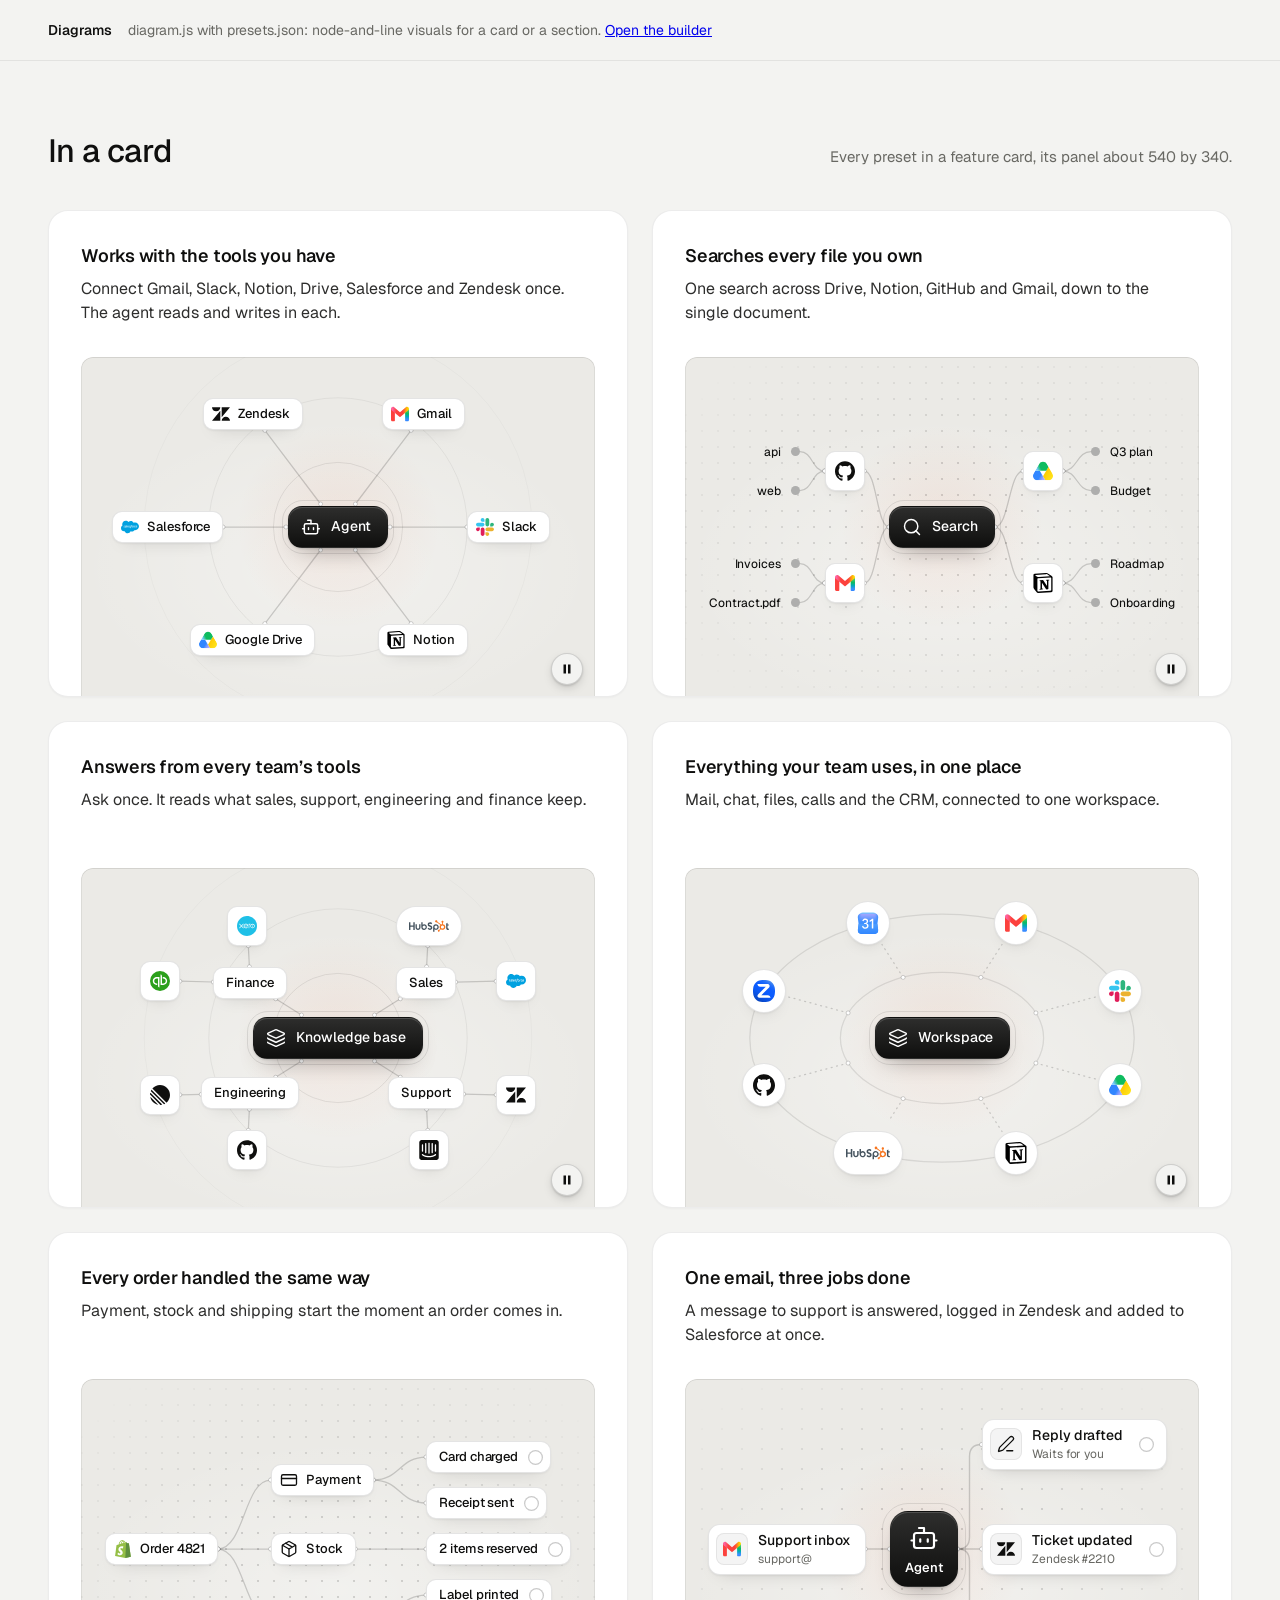
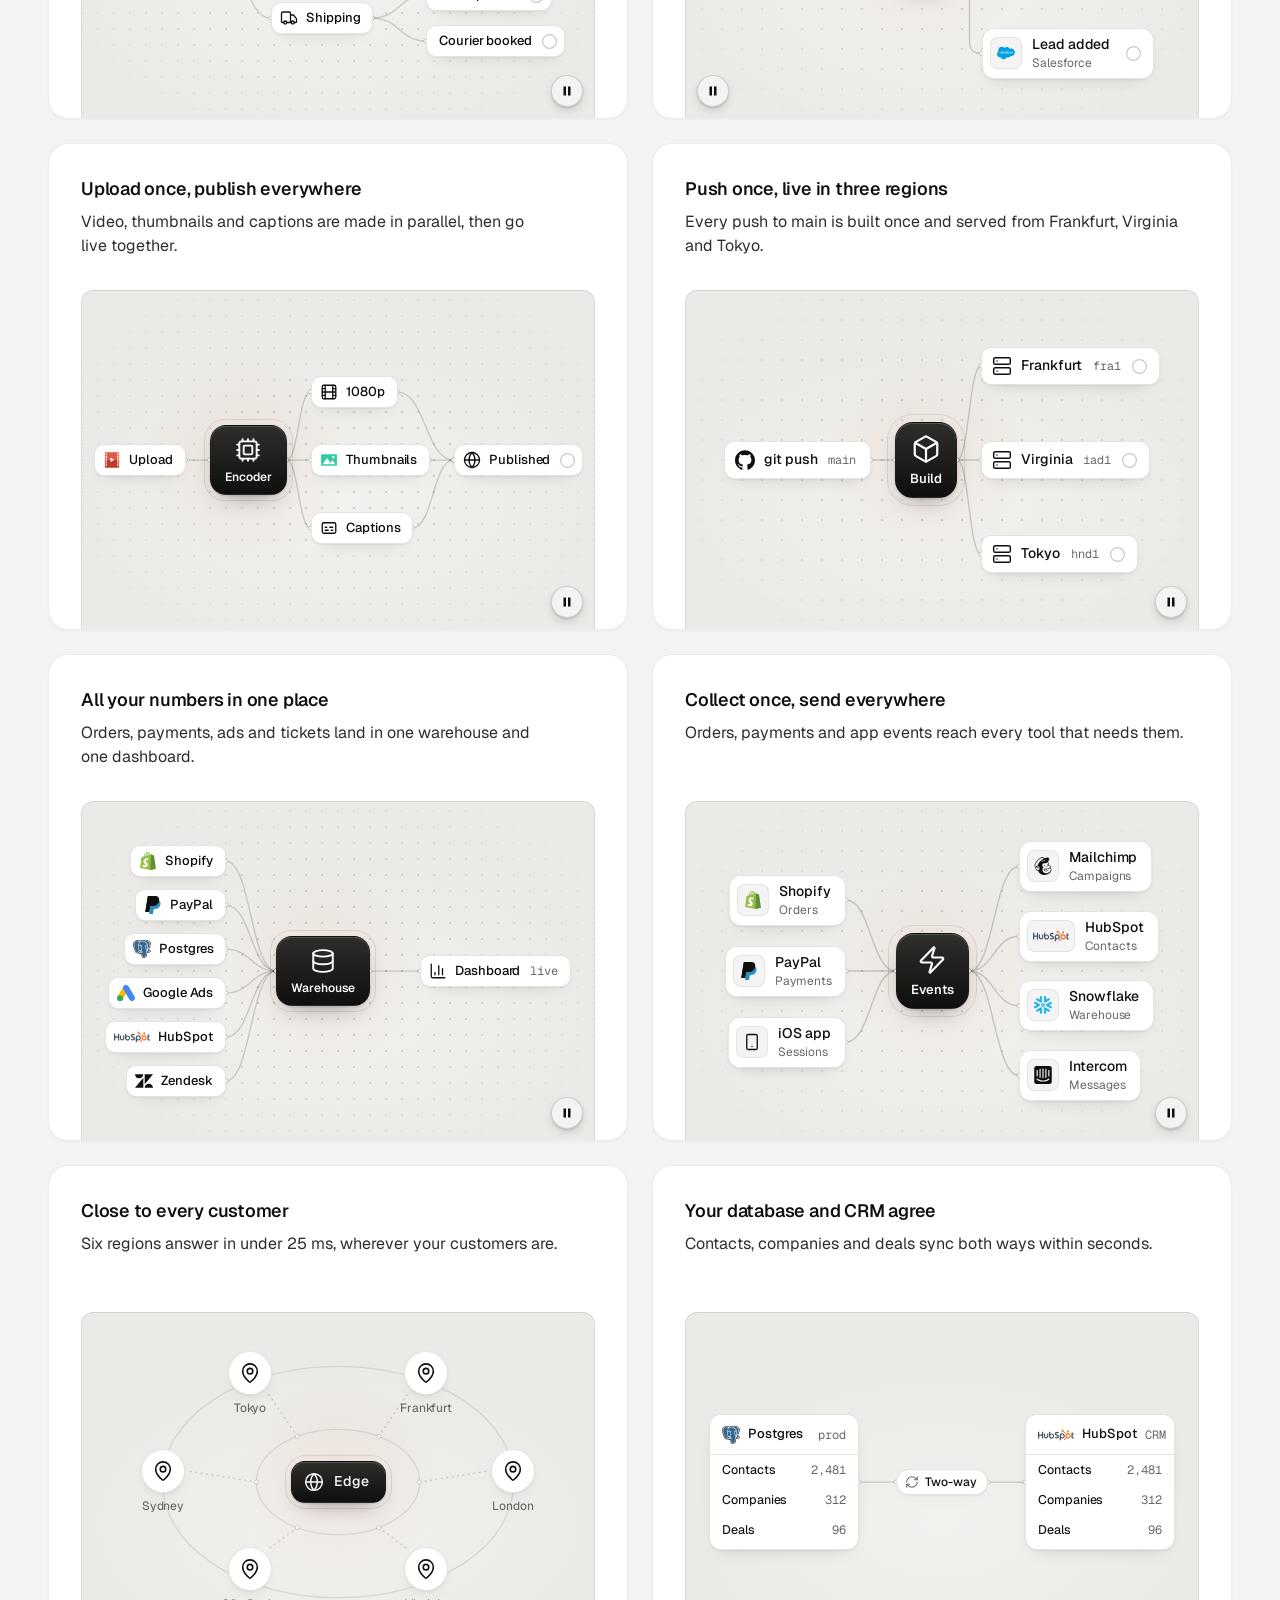
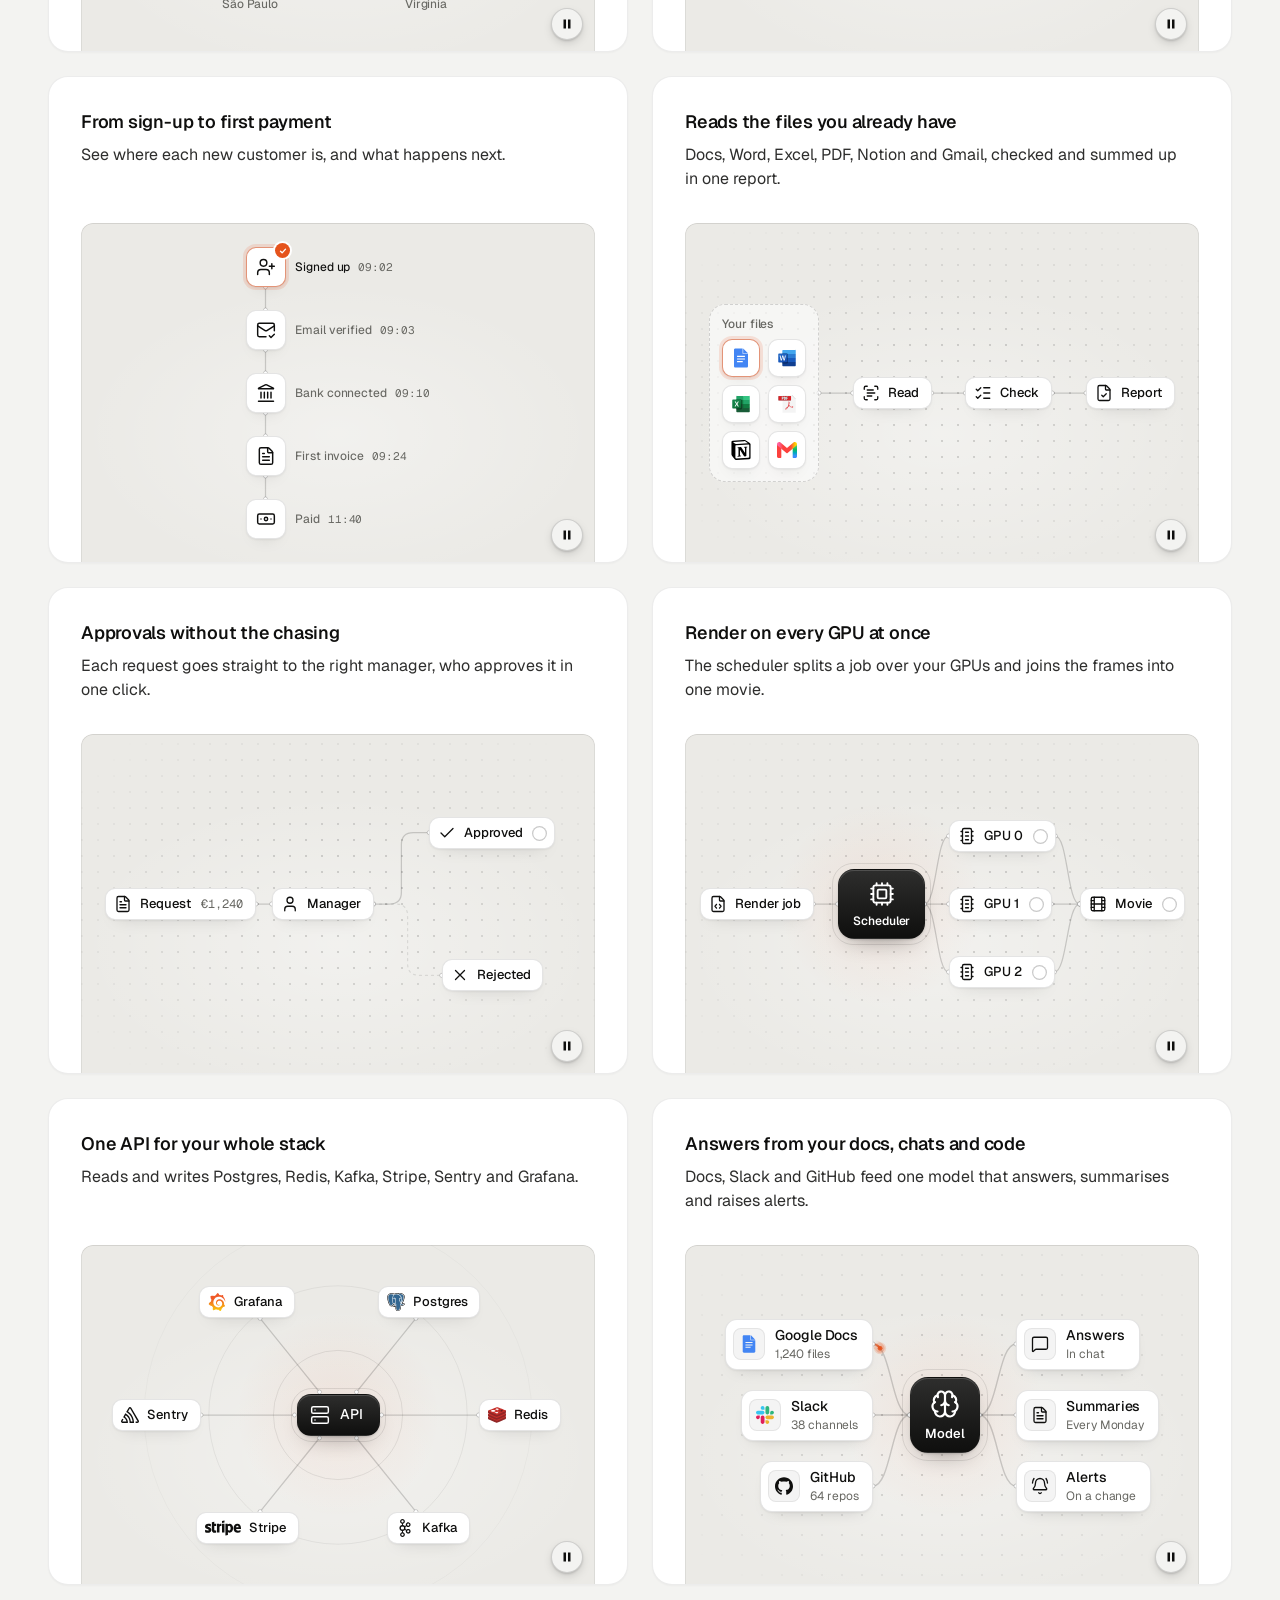
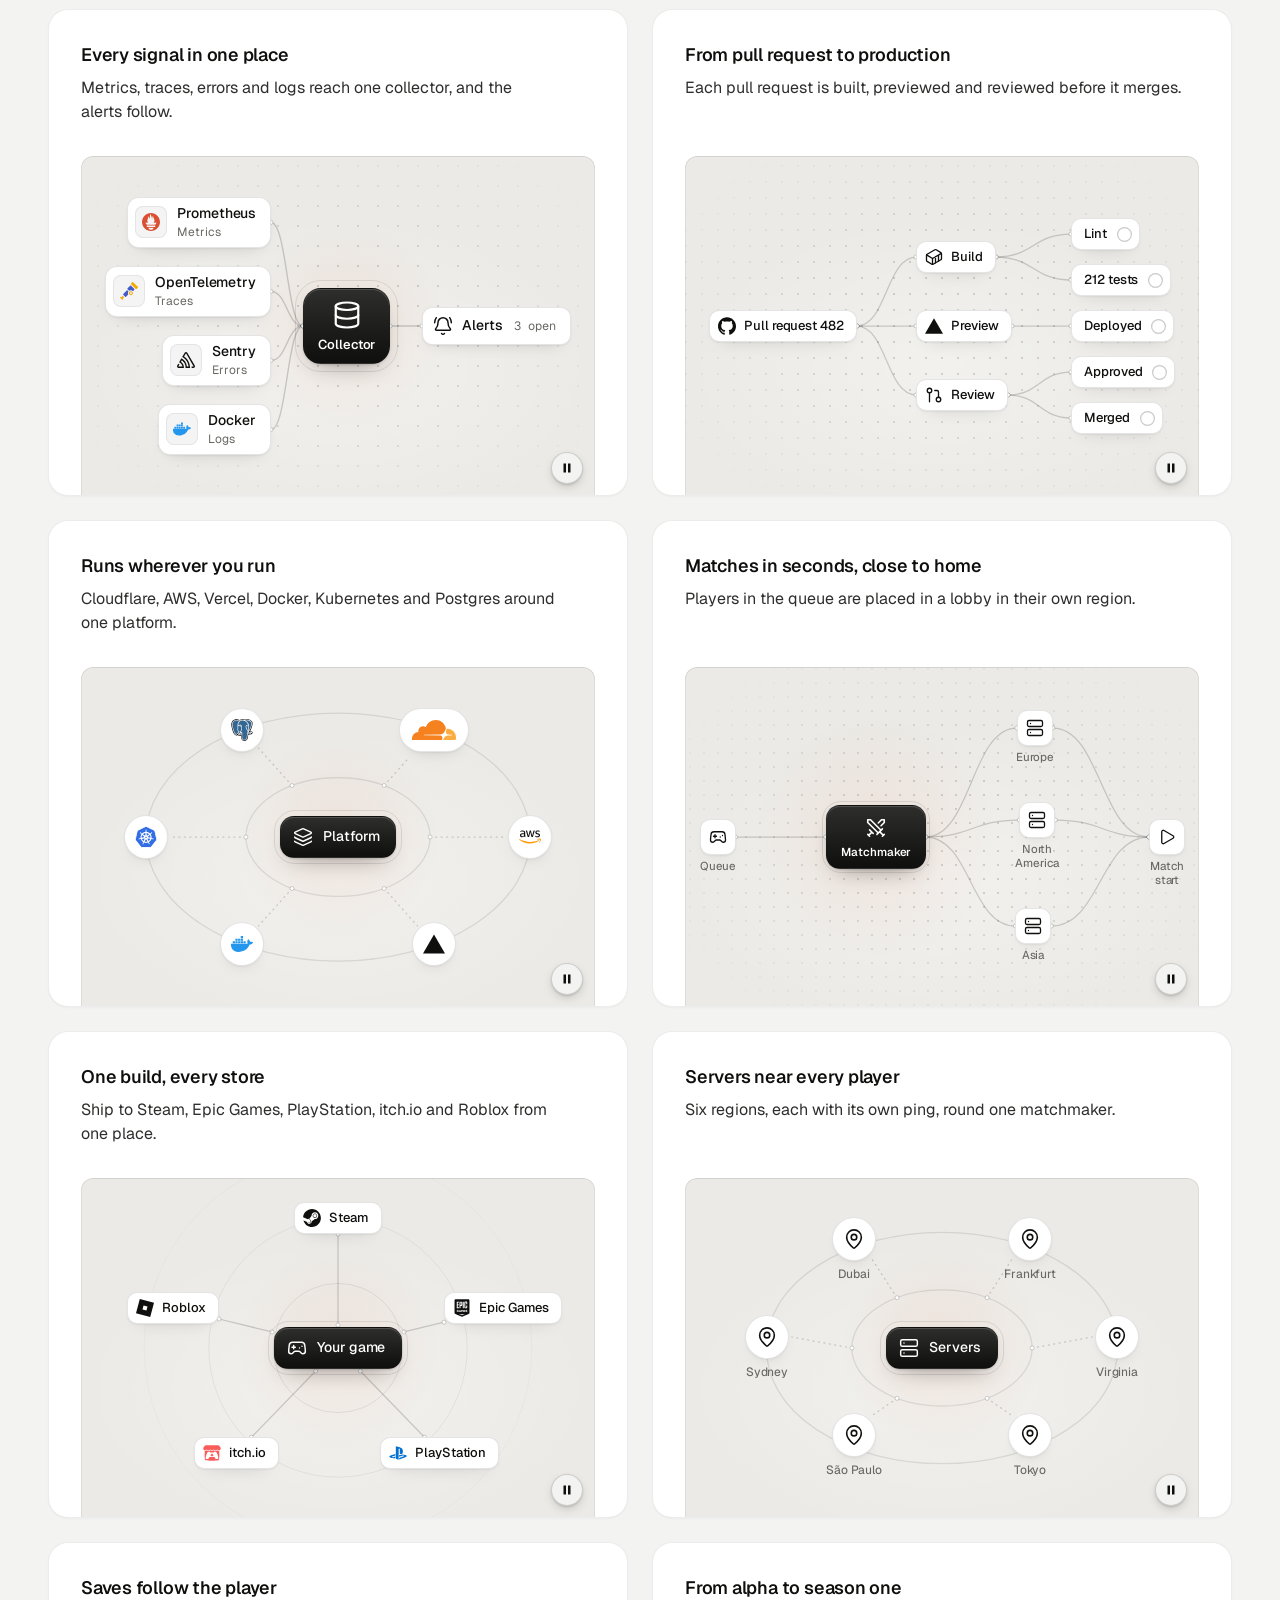
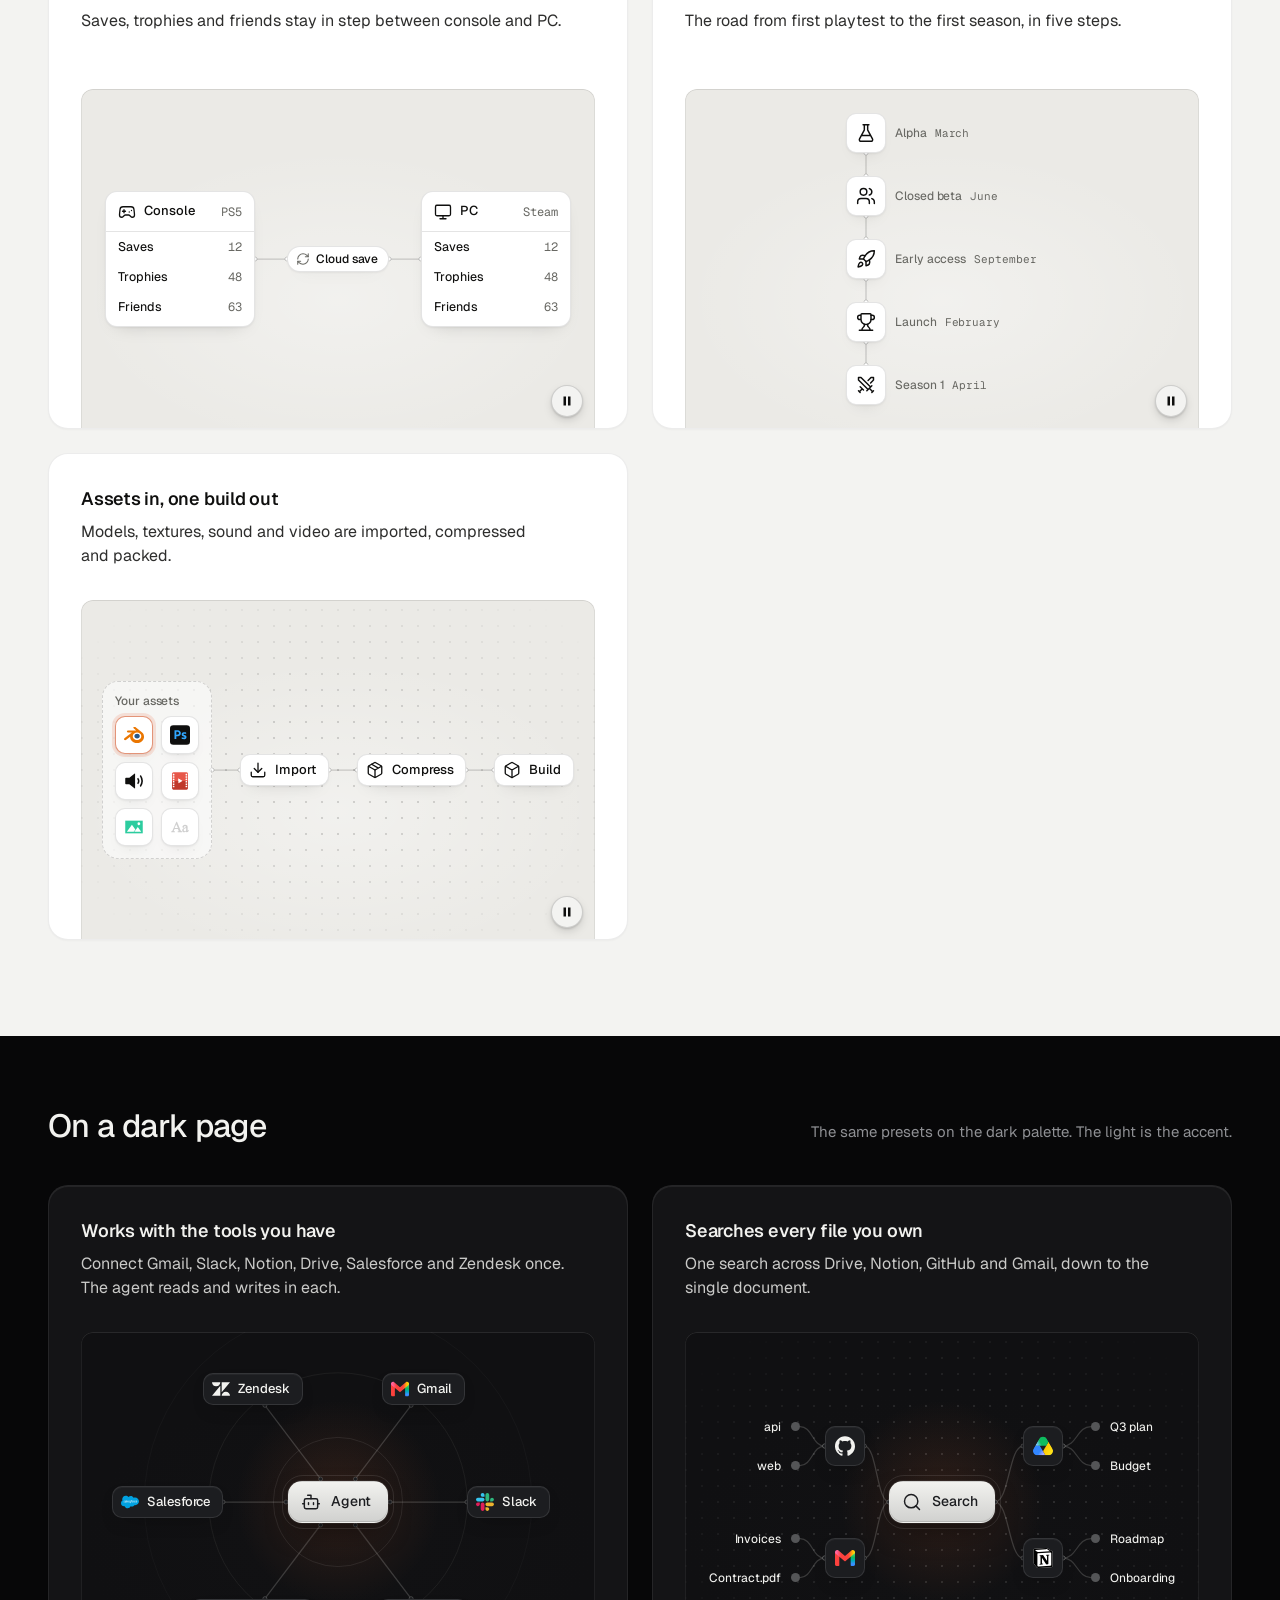
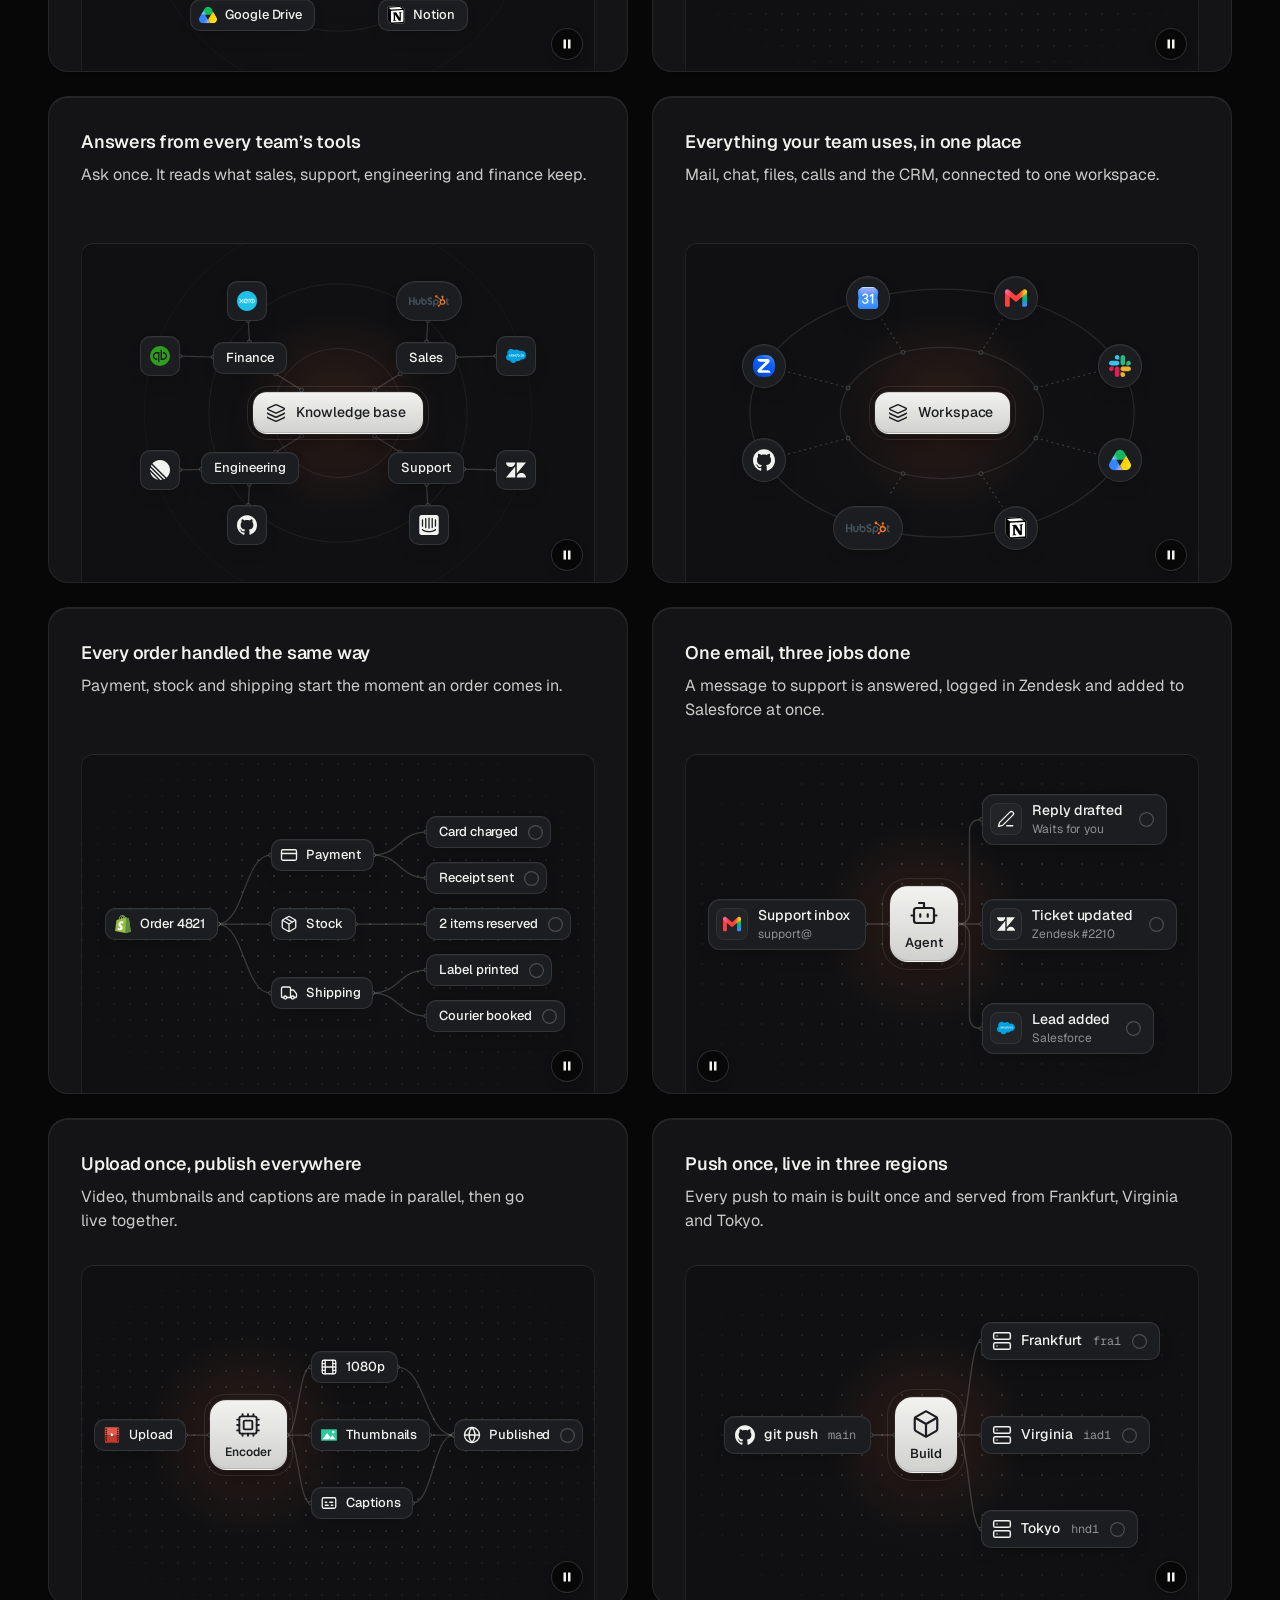
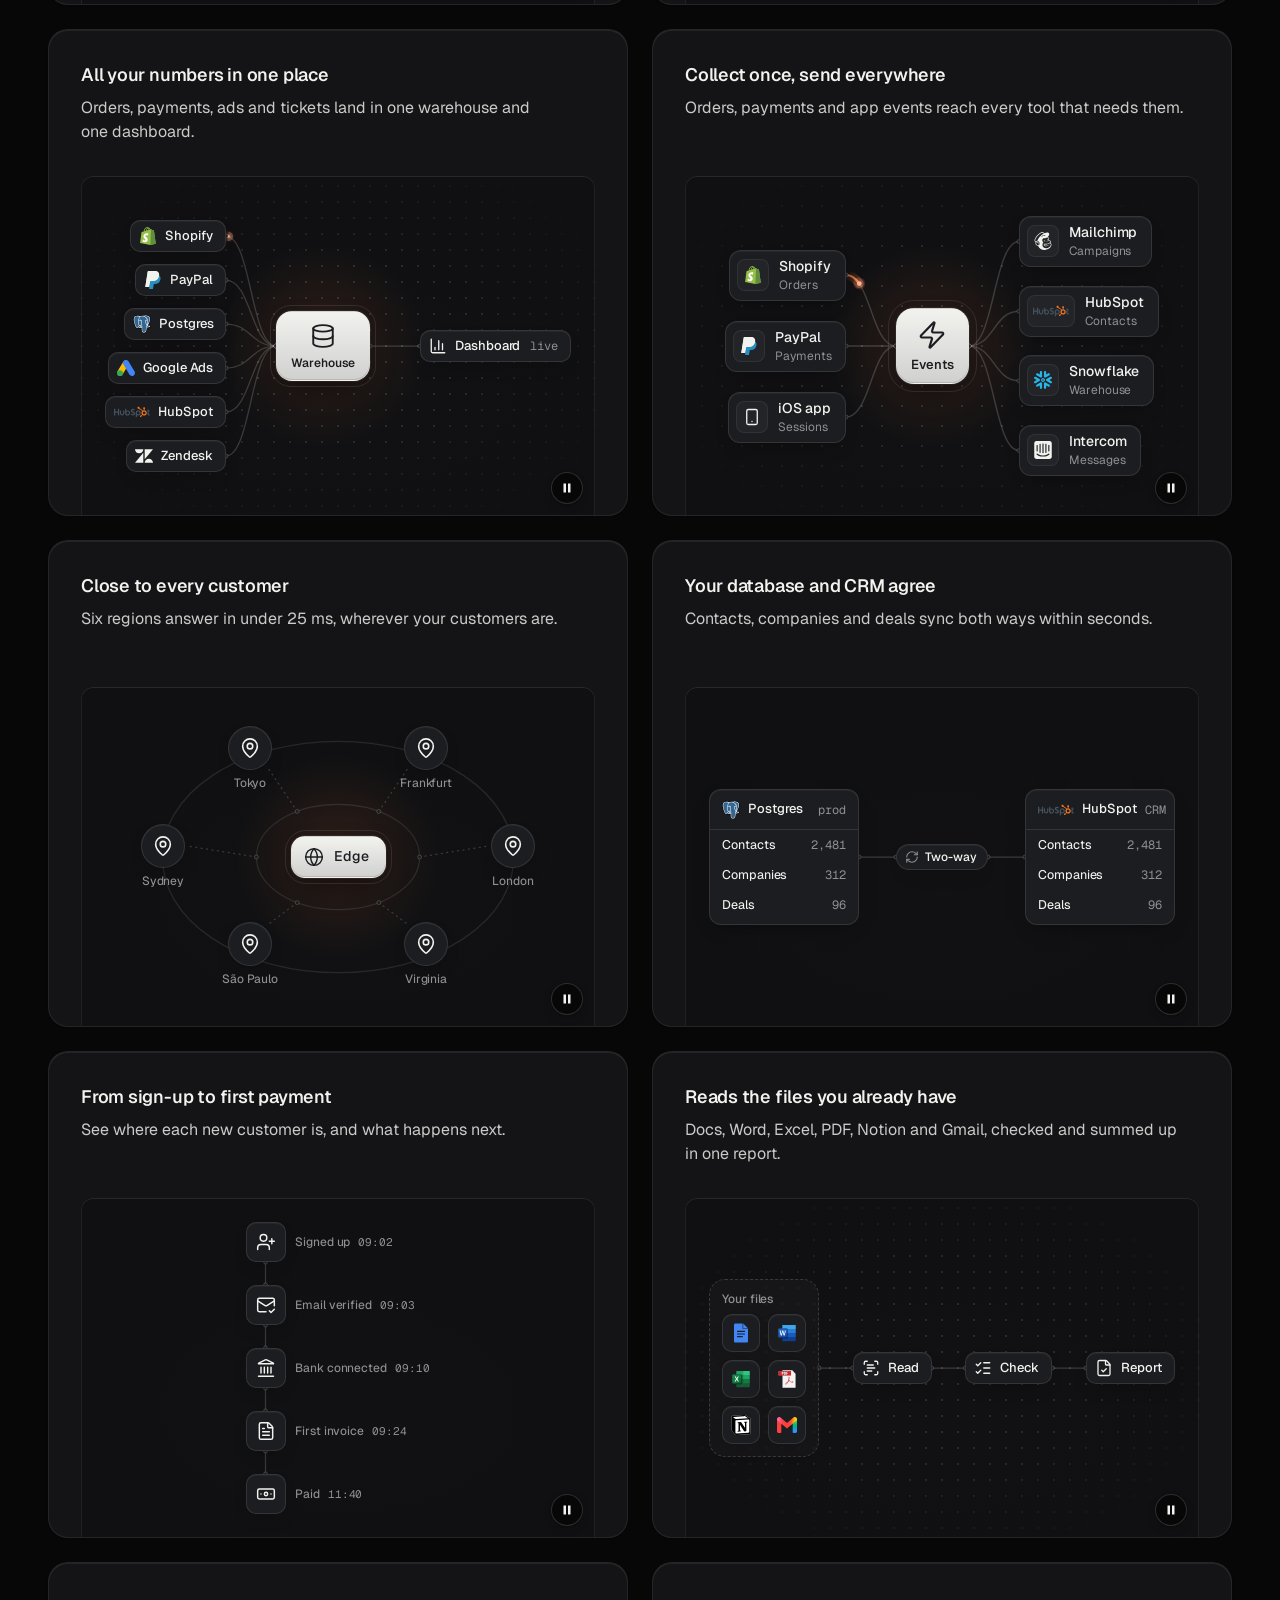
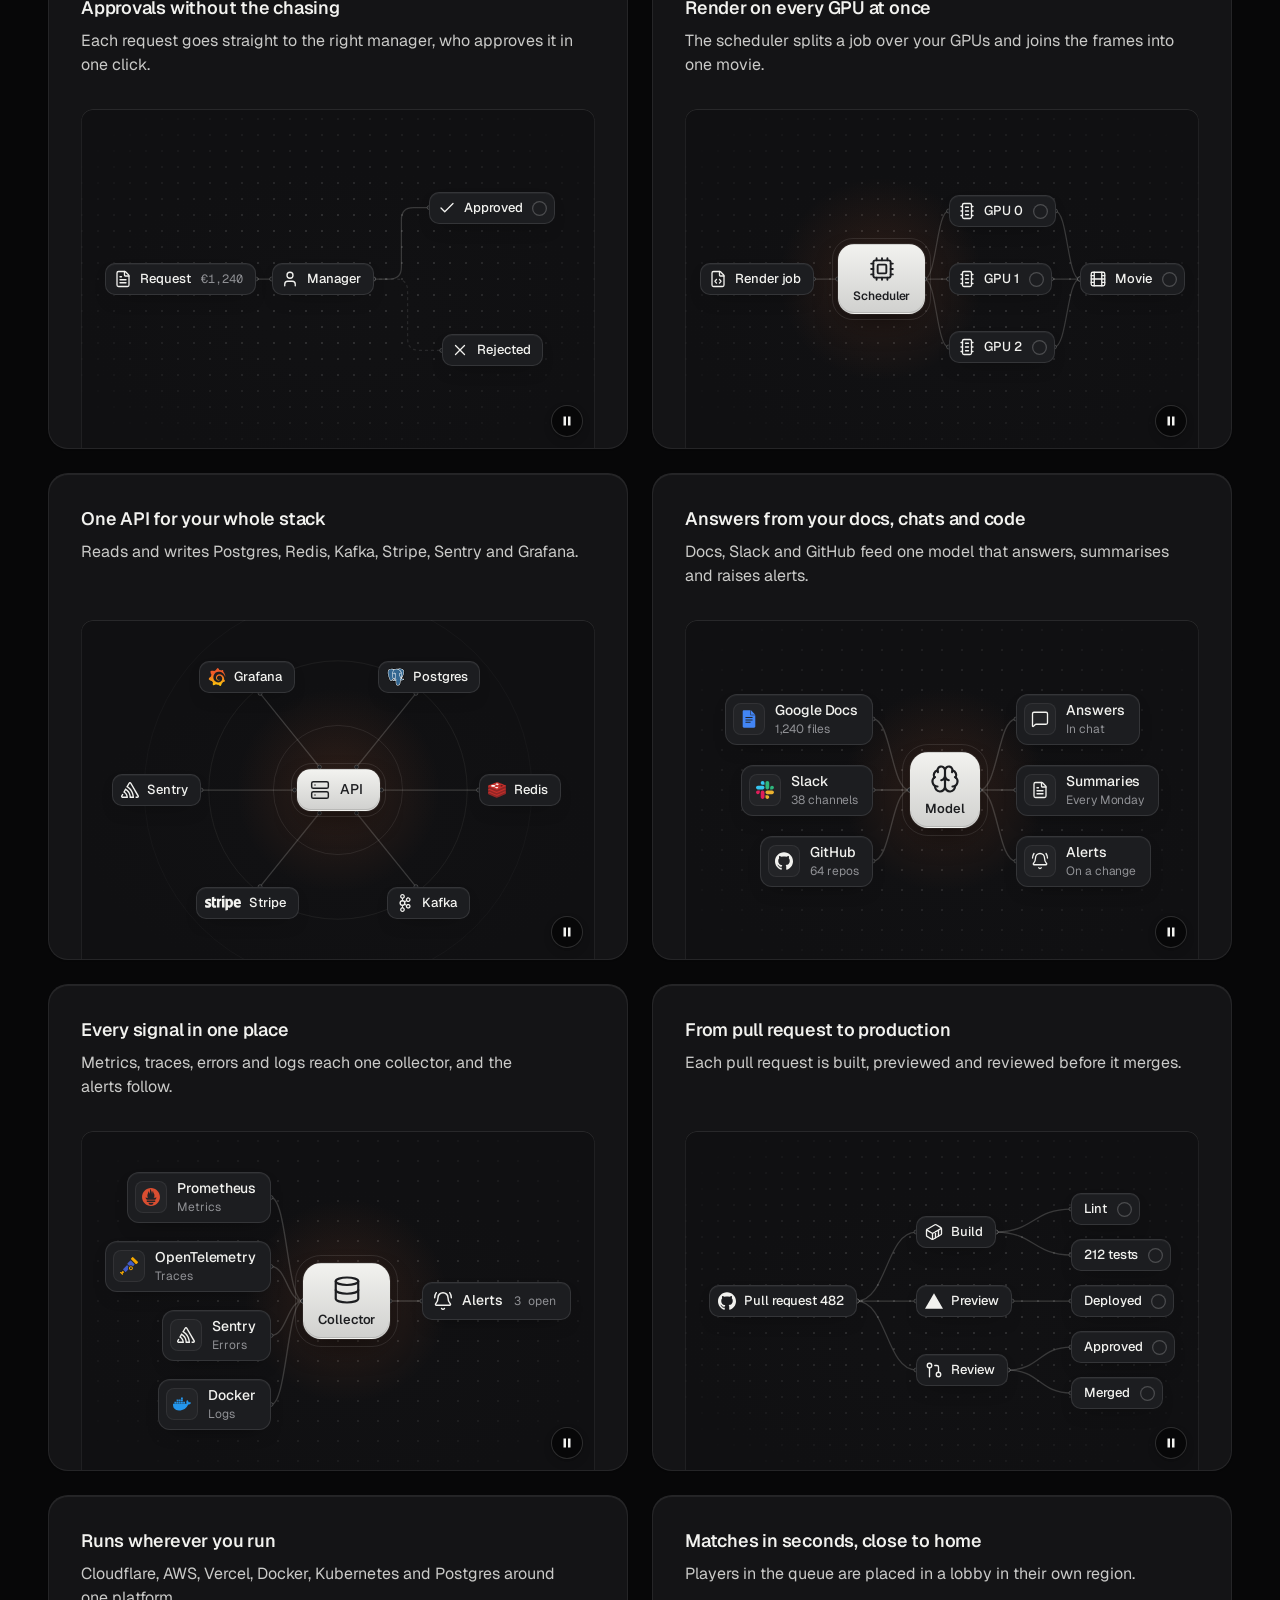
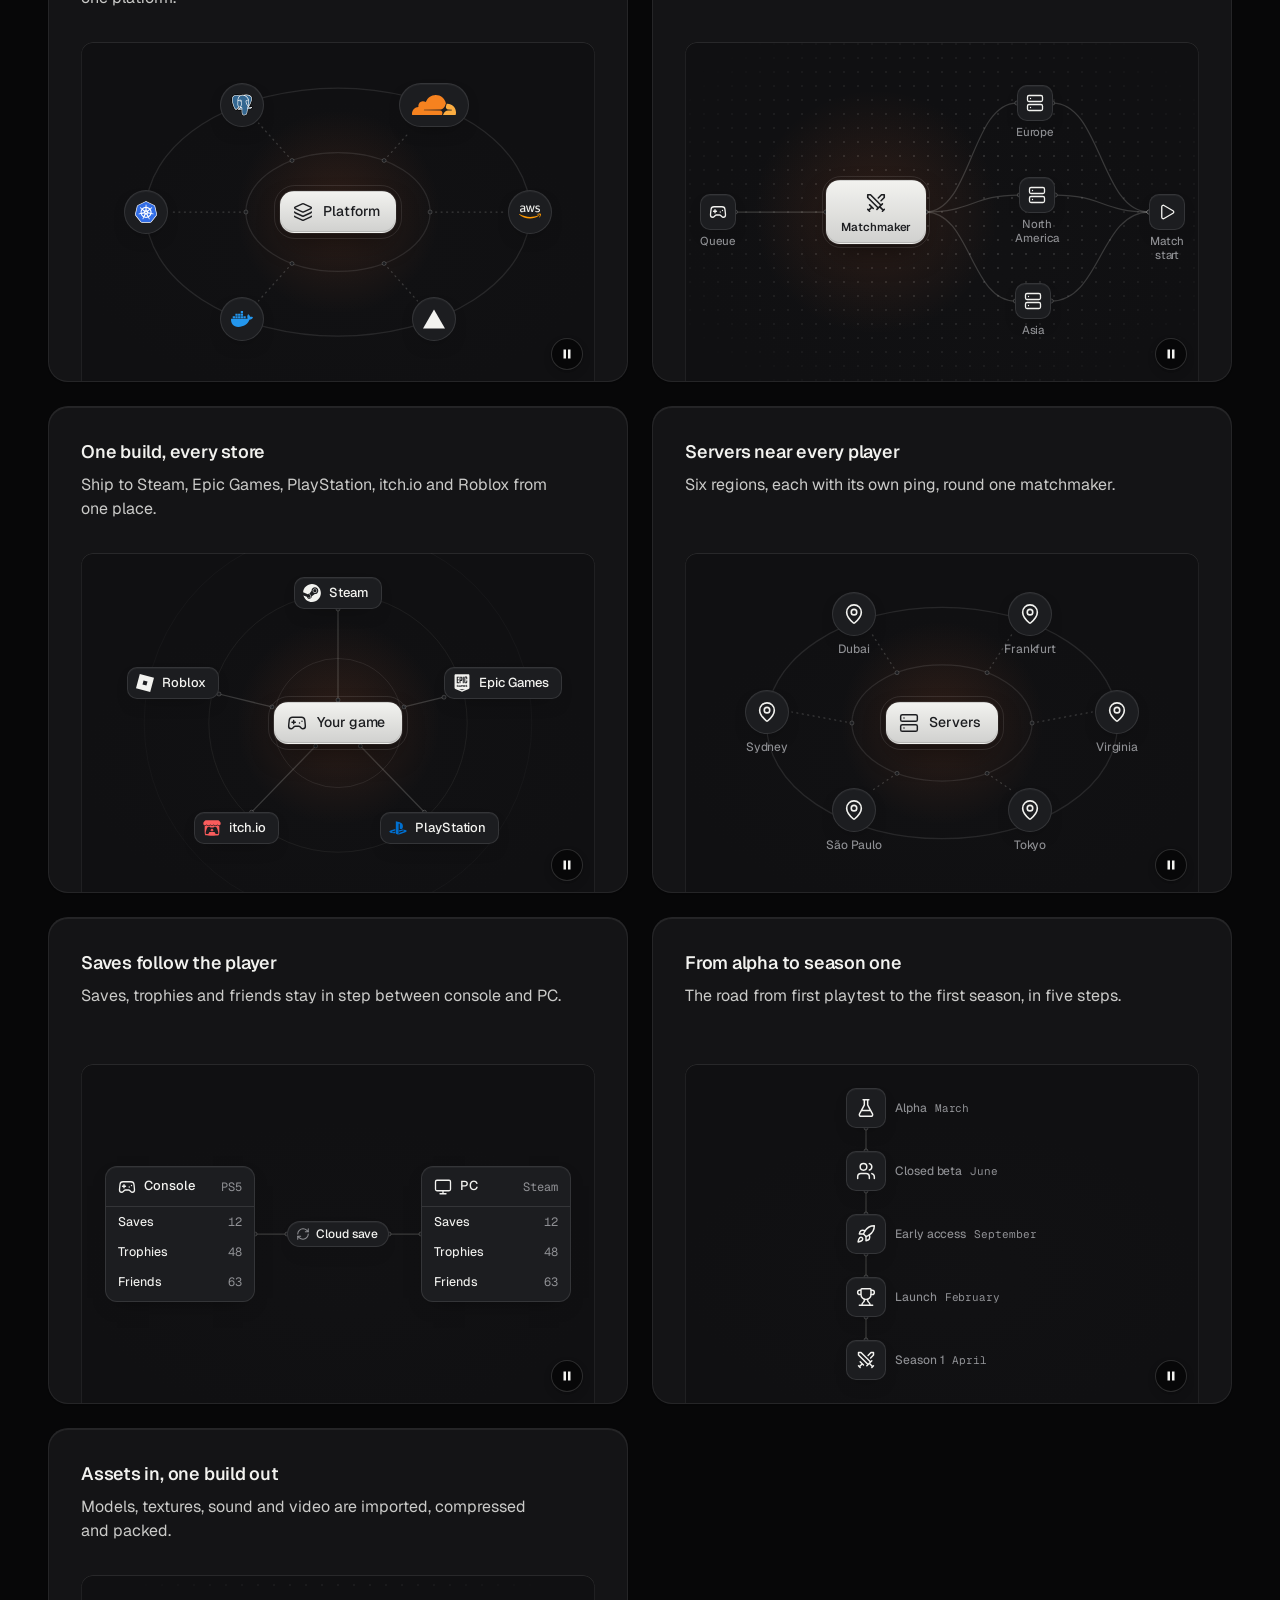
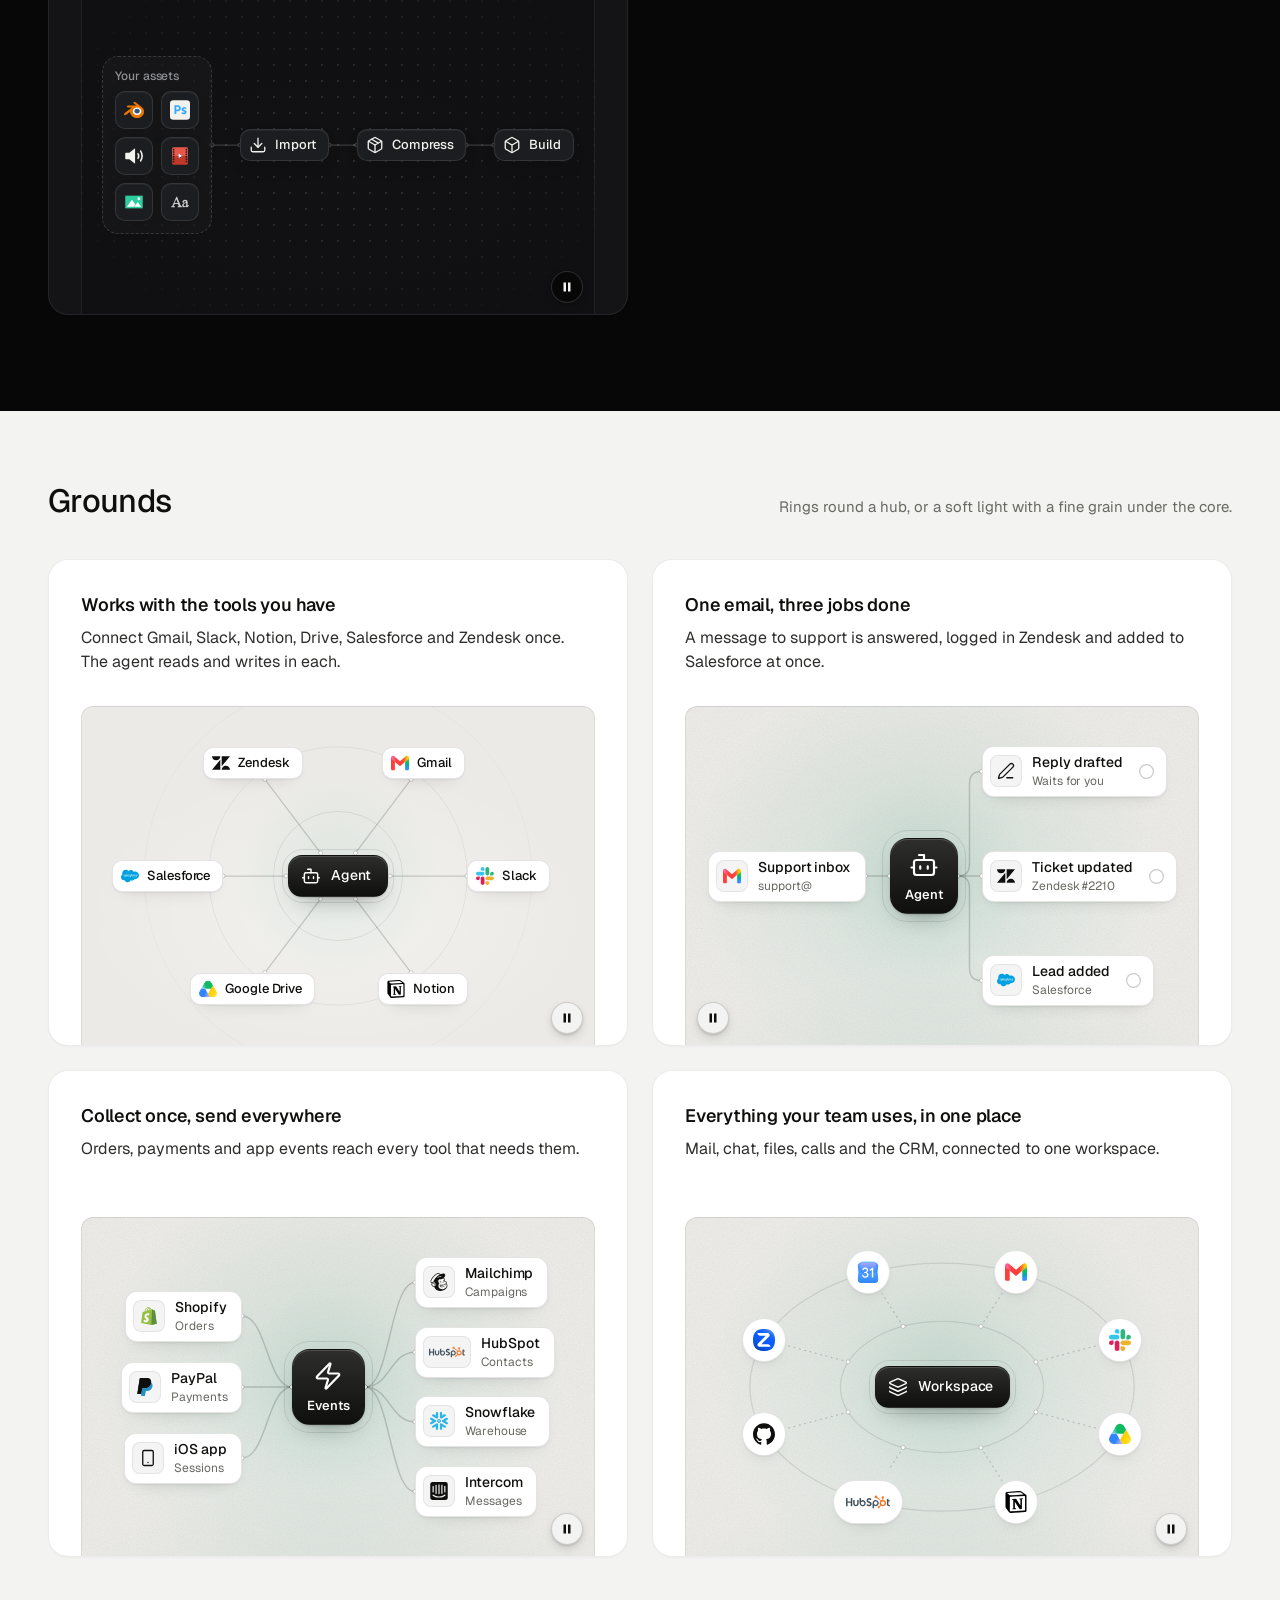
<file: .claude/skills/design-taste-frontend/assets/diagrams/demo.html>
<!doctype html>
<html lang="en">
<head>
<meta charset="utf-8">
<meta name="viewport" content="width=device-width, initial-scale=1">
<title>Diagrams</title>
<link rel="preconnect" href="https://fonts.googleapis.com">
<link rel="preconnect" href="https://fonts.gstatic.com" crossorigin>
<link href="https://fonts.googleapis.com/css2?family=Geist:wght@300..700&family=Geist+Mono:wght@400;500&display=swap" rel="stylesheet">
<link rel="stylesheet" href="../ui/cards.css">
<link rel="stylesheet" href="diagram.css">
<style>
  /* two page palettes (the same as assets/ui/cards.html); every colour of the cards and the diagrams
     comes from these */
  :root {
    --font-text: "Geist", system-ui, sans-serif;
    --font-display: "Geist", system-ui, sans-serif;
    --font-mono: "Geist Mono", ui-monospace, monospace;
  }
  [data-theme="light"] {
    --bg: #f3f3f1; --card: #ffffff; --ink: #0f0f0e; --muted: #686863; --accent: #e5531c; --accent-ink: #ffffff; --frag: #ffffff; --ground-bg: #ebeae6; --ground-accent: #dcd9d0;
  }
  [data-theme="light"][data-accent="blue"] { --accent: #2456e8; }
  [data-theme="light"][data-accent="green"] { --accent: #16825d; }
  [data-theme="dark"] {
    --bg: #070708; --card: #141416; --ink: #f2f2ef; --muted: #8f9094; --accent: #ff7a3c; --accent-ink: #120c08; --frag: #1c1d20; --ground-bg: #101012; --ground-accent: #232326;
  }
  [data-theme="dark"][data-accent="white"] { --accent: #f2f2ef; --accent-ink: #0b0b0c; }
  [data-theme="dark"][data-accent="green"] { --accent: #3ccf8e; --accent-ink: #06130d; }
  * { box-sizing: border-box; }
  html, body { margin: 0; }
  body { font-family: var(--font-text); background: #f3f3f1; color: #0f0f0e; -webkit-font-smoothing: antialiased; }
  .set { background: var(--bg); color: var(--ink); padding: 72px 0 96px; }
  .wrap { max-width: 1232px; margin: 0 auto; padding: 0 24px; }
  .head { display: flex; align-items: baseline; justify-content: space-between; gap: 24px; margin-bottom: 40px; }
  .head h2 { margin: 0; font: 500 32px/1.15 var(--font-display); letter-spacing: -0.02em; }
  .head p { margin: 0; color: var(--muted); font-size: 15px; max-width: 46ch; }
  .grid { display: grid; grid-template-columns: repeat(2, minmax(0, 1fr)); gap: 24px; }
  .grid--one { grid-template-columns: minmax(0, 1fr); }
  /* the panel heights of the brief: a card panel about 340 high, a section panel 560 */
  .card > .panel { --p-h: 340px; }
  .card--wide > .panel { --p-h: 560px; }
  .item { display: flex; flex-direction: column; gap: 10px; min-width: 0; }
  .item > .card { flex: 1; }
  .item > code { font: 400 12px/1 var(--font-mono); color: var(--muted); padding-left: 4px; }
  .top { background: #f3f3f1; border-bottom: 1px solid rgb(0 0 0 / .07); }
  .top .wrap { display: flex; align-items: center; gap: 16px; height: 60px; font-size: 14px; }
  .top b { font-weight: 560; }
  .top span { color: #686863; }
  /* a held moment (?dg=rest or mid) shows its end state at once, for screenshots */
  .dg-hold .dg *, .dg-hold .dg *::before, .dg-hold .dg *::after { transition: none !important; animation: none !important; }
  @media (max-width: 1023px) { .grid { grid-template-columns: minmax(0, 1fr); } }
  @media (max-width: 639px) {
    .set { padding: 48px 0 64px; }
    .wrap { padding: 0 16px; }
    .head { flex-direction: column; gap: 8px; margin-bottom: 28px; }
    .head h2 { font-size: 26px; }
    .card > .panel { --p-h: 300px; }
    .card--wide > .panel { --p-h: 420px; }
  }
</style>
</head>
<body data-icon-base="../icons/demo/">
<!-- icons load from ../icons/demo/ (every curated icon, written by scripts/icons.mjs fetch --all). A real page loads them from assets/icons/, filled once with:
     node scripts/icons.mjs scan index.html --out assets/icons -->
<header class="top"><div class="wrap"><b>Diagrams</b><span>diagram.js with presets.json: node-and-line visuals for a card or a section. <a href="lab.html">Open the builder</a></span></div></header>
<main id="sets"></main>

<script type="module">
  import dg from './diagram.js';

  // plain card copy for the demo only (a page writes its own)
  const COPY = {
    'hub-tools': ['Works with the tools you have', 'Connect Gmail, Slack, Notion, Drive, Salesforce and Zendesk once. The agent reads and writes in each.'],
    'hub-branches': ['Searches every file you own', 'One search across Drive, Notion, GitHub and Gmail, down to the single document.'],
    'hub-web': ['Answers from every team’s tools', 'Ask once. It reads what sales, support, engineering and finance keep.'],
    'ring-apps': ['Everything your team uses, in one place', 'Mail, chat, files, calls and the CRM, connected to one workspace.'],
    'tree-orders': ['Every order handled the same way', 'Payment, stock and shipping start the moment an order comes in.'],
    'lanes-agent': ['One email, three jobs done', 'A message to support is answered, logged in Zendesk and added to Salesforce at once.'],
    'lanes-media': ['Upload once, publish everywhere', 'Video, thumbnails and captions are made in parallel, then go live together.'],
    'lanes-deploy': ['Push once, live in three regions', 'Every push to main is built once and served from Frankfurt, Virginia and Tokyo.'],
    'fanin-warehouse': ['All your numbers in one place', 'Orders, payments, ads and tickets land in one warehouse and one dashboard.'],
    'bowtie-events': ['Collect once, send everywhere', 'Orders, payments and app events reach every tool that needs them.'],
    'ring-regions': ['Close to every customer', 'Six regions answer in under 25 ms, wherever your customers are.'],
    'sync-crm': ['Your database and CRM agree', 'Contacts, companies and deals sync both ways within seconds.'],
    'timeline-onboarding': ['From sign-up to first payment', 'See where each new customer is, and what happens next.'],
    'grid-documents': ['Reads the files you already have', 'Docs, Word, Excel, PDF, Notion and Gmail, checked and summed up in one report.'],
    'free-approval': ['Approvals without the chasing', 'Each request goes straight to the right manager, who approves it in one click.'],
    'lanes-render': ['Render on every GPU at once', 'The scheduler splits a job over your GPUs and joins the frames into one movie.'],
    'hub-stack': ['One API for your whole stack', 'Reads and writes Postgres, Redis, Kafka, Stripe, Sentry and Grafana.'],
    'bowtie-model': ['Answers from your docs, chats and code', 'Docs, Slack and GitHub feed one model that answers, summarises and raises alerts.'],
    'fanin-telemetry': ['Every signal in one place', 'Metrics, traces, errors and logs reach one collector, and the alerts follow.'],
    'tree-release': ['From pull request to production', 'Each pull request is built, previewed and reviewed before it merges.'],
    'ring-edge': ['Runs wherever you run', 'Cloudflare, AWS, Vercel, Docker, Kubernetes and Postgres around one platform.'],
    'lanes-matchmaking': ['Matches in seconds, close to home', 'Players in the queue are placed in a lobby in their own region.'],
    'hub-stores': ['One build, every store', 'Ship to Steam, Epic Games, PlayStation, itch.io and Roblox from one place.'],
    'ring-servers': ['Servers near every player', 'Six regions, each with its own ping, round one matchmaker.'],
    'sync-saves': ['Saves follow the player', 'Saves, trophies and friends stay in step between console and PC.'],
    'timeline-season': ['From alpha to season one', 'The road from first playtest to the first season, in five steps.'],
    'grid-assets': ['Assets in, one build out', 'Models, textures, sound and video are imported, compressed and packed.'],
  };
  const q = new URLSearchParams(location.search);
  const only = q.get('ids') ? q.get('ids').split(',') : null;
  const themes = q.get('theme') ? q.get('theme').split(',') : ['light', 'dark'];
  const type = q.get('type');                // software | tech | gaming | product | service
  const show = q.get('show') || 'all';      // all | cards | grounds | sections
  const groundAll = q.get('ground');         // ?ground=glow tries one ground on every card

  const presets = await dg.presets();
  const ids = Object.keys(presets).filter(id => (!only || only.includes(id)) && (!type || (presets[id].types || []).includes(type)));
  const root = document.getElementById('sets');

  const card = (id, cls = '', opts = null) => {
    const [t, p] = COPY[id] || [id, ''];
    const wrap = document.createElement('div');
    wrap.className = 'item';
    const a = document.createElement('article');
    a.className = 'card card--row ' + cls;
    a.innerHTML = `<h3></h3><p></p><div class="panel"><div class="dg" data-diagram="${id}"></div></div>`;
    a.querySelector('h3').textContent = t;
    a.querySelector('p').textContent = p;
    const o = { ...(opts || {}), ...(groundAll ? { ground: groundAll } : {}) };
    if (Object.keys(o).length) a.querySelector('.dg').dataset.diagramOpts = JSON.stringify(o);
    a.dataset.preset = id;
    wrap.append(a);
    if (q.get('labels')) { const code = document.createElement('code'); code.textContent = id + (o.ground ? ` · ground ${o.ground}` : ''); wrap.append(code); }
    return wrap;
  };
  const set = (theme, title, text, list, wideCards, accent) => {
    const sec = document.createElement('section');
    sec.className = 'set';
    sec.dataset.theme = theme;
    if (accent) sec.dataset.accent = accent;
    sec.innerHTML = `<div class="wrap"><div class="head"><h2></h2><p></p></div><div class="grid${wideCards ? ' grid--one' : ''}"></div></div>`;
    sec.querySelector('h2').textContent = title;
    sec.querySelector('.head p').textContent = text;
    const grid = sec.querySelector('.grid');
    list.forEach(x => { const [id, o] = Array.isArray(x) ? x : [x, null]; if (presets[id]) grid.appendChild(card(id, wideCards ? 'card--wide' : '', o)); });
    root.appendChild(sec);
  };
  if (show === 'all' || show === 'cards') {
    if (themes.includes('light')) set('light', 'In a card', 'Every preset in a feature card, its panel about 540 by 340.', ids);
    if (themes.includes('dark')) set('dark', 'On a dark page', 'The same presets on the dark palette. The light is the accent.', ids);
  }
  if (show === 'all' || show === 'grounds') {
    const g = [['hub-tools', { ground: 'rings' }], ['lanes-agent', { ground: 'glow' }], ['bowtie-events', { ground: 'glow dots' }], ['ring-apps', { ground: 'glow' }]]
      .filter(([id]) => !only || only.includes(id));
    if (themes.includes('light')) set('light', 'Grounds', 'Rings round a hub, or a soft light with a fine grain under the core.', g, false, 'green');
    if (themes.includes('dark')) set('dark', 'Grounds, dark', 'The same grounds on the dark palette.', g, false, 'green');
  }
  if (show === 'all' || show === 'sections') {
    const wl = ['lanes-agent', 'bowtie-events'].filter(id => !only || only.includes(id));
    const wd = ['hub-branches', 'sync-crm'].filter(id => !only || only.includes(id));
    if (themes.includes('light')) set('light', 'In a section', 'The same specs at section size, about 1170 by 560. Nodes with a line become cards.', wl, true, 'blue');
    if (themes.includes('dark')) set('dark', 'Section, dark', 'A white light on the dark palette.', wd, true, 'white');
  }

  const all = await dg.auto(document);
  window.__dg = all;
  await document.fonts.ready;
  await dg.ready();
  // ?dg=rest holds every diagram at rest, ?dg=mid at its busiest moment (screenshots)
  const hold = q.get('dg');
  if (hold) { document.documentElement.classList.add('dg-hold'); all.forEach(d => d.seek(hold === 'rest' ? d.T - 0.05 : d.stillT)); }
  requestAnimationFrame(() => { document.documentElement.dataset.ready = '1'; });
</script>
</body>
</html>
</file>
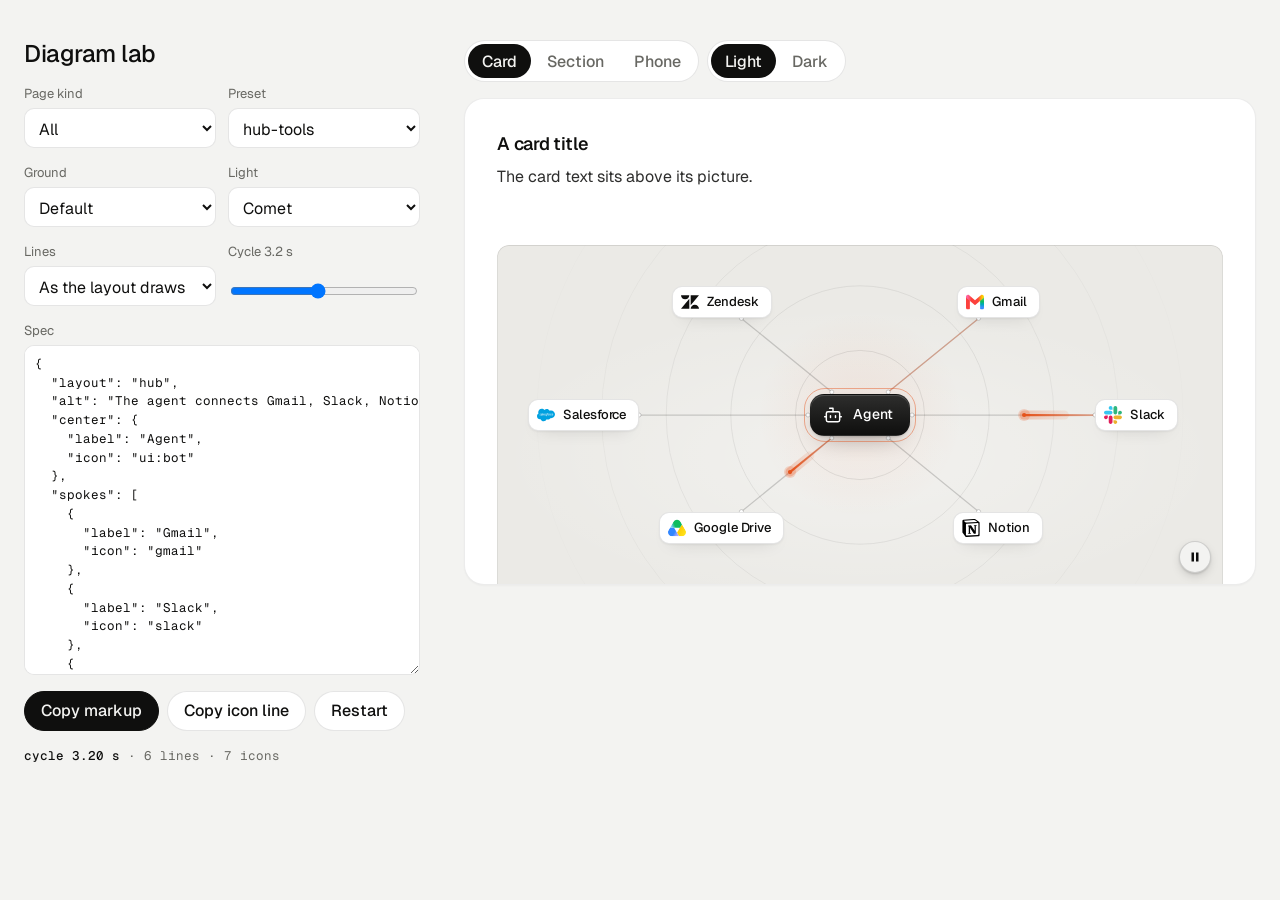
<file: .claude/skills/design-taste-frontend/assets/diagrams/lab.html>
<!doctype html>
<html lang="en">
<head>
<meta charset="utf-8">
<meta name="viewport" content="width=device-width, initial-scale=1">
<title>Diagram lab</title>
<link rel="preconnect" href="https://fonts.googleapis.com">
<link rel="preconnect" href="https://fonts.gstatic.com" crossorigin>
<link href="https://fonts.googleapis.com/css2?family=Geist:wght@300..700&family=Geist+Mono:wght@400;500&display=swap" rel="stylesheet">
<link rel="stylesheet" href="../ui/cards.css">
<link rel="stylesheet" href="diagram.css">
<style>
  /* The builder: pick a preset, change the JSON or the controls, see the card at once, copy the markup. Not part of a page. */
  :root { --font-text: "Geist", system-ui, sans-serif; --font-display: "Geist", system-ui, sans-serif; --font-mono: "Geist Mono", ui-monospace, monospace; }
  [data-theme="light"] { --bg: #f3f3f1; --card: #ffffff; --ink: #0f0f0e; --muted: #686863; --accent: #e5531c; --accent-ink: #ffffff; --frag: #ffffff; --ground-bg: #ebeae6; --ground-accent: #dcd9d0; --line: rgb(0 0 0 / .1); --field: #ffffff; }
  [data-theme="light"][data-accent="blue"] { --accent: #2456e8; }
  [data-theme="light"][data-accent="green"] { --accent: #16825d; }
  [data-theme="dark"] { --bg: #070708; --card: #141416; --ink: #f2f2ef; --muted: #8f9094; --accent: #ff7a3c; --accent-ink: #120c08; --frag: #1c1d20; --ground-bg: #101012; --ground-accent: #232326; --line: rgb(255 255 255 / .12); --field: #101012; }
  [data-theme="dark"][data-accent="white"] { --accent: #f2f2ef; --accent-ink: #0b0b0c; }
  [data-theme="dark"][data-accent="green"] { --accent: #3ccf8e; --accent-ink: #06130d; }
  * { box-sizing: border-box; }
  html, body { margin: 0; }
  body { font-family: var(--font-text); background: var(--bg); color: var(--ink); -webkit-font-smoothing: antialiased; min-height: 100vh; }
  .lab { display: grid; gap: 32px; max-width: 1440px; margin: 0 auto; padding: 32px 24px 64px; }
  .side { display: grid; gap: 16px; align-content: start; min-width: 0; }
  .side h1 { margin: 0; font: 500 24px/1.2 var(--font-display); letter-spacing: -0.02em; }
  .row { display: grid; gap: 6px; }
  .row > label, .row > .lbl { font-size: 13px; color: var(--muted); }
  .two { display: grid; grid-template-columns: 1fr 1fr; gap: 12px; }
  select, textarea, button, input[type=range] { font: inherit; color: inherit; }
  select, textarea { width: 100%; background: var(--field); border: 1px solid var(--line); border-radius: 10px; padding: 9px 10px; }
  select { height: 40px; }
  textarea { min-height: 360px; resize: vertical; font: 400 12.5px/1.5 var(--font-mono); white-space: pre; tab-size: 2; }
  textarea.is-bad { border-color: #c4321c; }
  .btns { display: flex; flex-wrap: wrap; gap: 8px; }
  button.b { height: 40px; padding: 0 16px; border-radius: 999px; border: 1px solid var(--line); background: var(--card); cursor: pointer; font-weight: 500; }
  button.b:hover { border-color: var(--ink); }
  button.b--main { background: var(--ink); color: var(--bg); border-color: var(--ink); }
  .out { font: 400 12.5px/1.5 var(--font-mono); color: var(--muted); overflow-wrap: anywhere; min-height: 1.5em; }
  .out b { color: var(--ink); font-weight: 500; }
  .out .bad { color: #c4321c; }
  .lb-stage { min-width: 0; display: grid; align-content: start; gap: 16px; }
  .lb-stage .card > .panel { --p-h: 340px; }
  .lb-stage .card--wide > .panel { --p-h: 560px; }
  .lb-stage .card--phone { max-width: 390px; }
  .lb-stage .card--phone > .panel { --p-h: 300px; }
  .seg { display: inline-flex; border: 1px solid var(--line); border-radius: 999px; padding: 3px; gap: 2px; background: var(--card); width: fit-content; }
  .seg button { height: 34px; padding: 0 14px; border: 0; background: none; border-radius: 999px; cursor: pointer; font-weight: 500; color: var(--muted); }
  .seg button[aria-pressed="true"] { background: var(--ink); color: var(--bg); }
  @media (min-width: 1024px) { .lab { grid-template-columns: 400px minmax(0, 1fr); gap: 40px; padding-top: 40px; } textarea { min-height: 330px; } .side { position: sticky; top: 24px; max-height: calc(100vh - 48px); overflow: auto; padding-right: 4px; } }
  @media (max-width: 639px) { .lab { padding: 24px 16px 48px; } }
</style>
</head>
<body data-theme="light" data-icon-base="../icons/demo/">
<div class="lab">
  <aside class="side">
    <h1>Diagram lab</h1>
    <div class="two">
      <div class="row"><label for="type">Page kind</label><select id="type"><option value="">All</option><option>software</option><option>tech</option><option>gaming</option><option>product</option><option>service</option></select></div>
      <div class="row"><label for="preset">Preset</label><select id="preset"></select></div>
    </div>
    <div class="two">
      <div class="row"><label for="ground">Ground</label><select id="ground"><option value="">Default</option><option>dots</option><option>rings</option><option>grid</option><option>glow</option><option>glow dots</option><option>glow rings</option><option>none</option></select></div>
      <div class="row"><label for="pulse">Light</label><select id="pulse"><option value="">Comet</option><option>dot</option><option>none</option></select></div>
    </div>
    <div class="two">
      <div class="row"><label for="curve">Lines</label><select id="curve"><option value="">As the layout draws them</option><option>curve</option><option>elbow</option><option>swirl</option></select></div>
      <div class="row"><label for="cycle">Cycle <span id="cycleV">3.2 s</span></label><input id="cycle" type="range" min="2.5" max="4" step="0.1" value="3.2"></div>
    </div>
    <div class="row"><label for="json">Spec</label><textarea id="json" spellcheck="false"></textarea></div>
    <div class="btns">
      <button class="b b--main" id="copy" type="button">Copy markup</button>
      <button class="b" id="copyIcons" type="button">Copy icon line</button>
      <button class="b" id="restart" type="button">Restart</button>
    </div>
    <div class="out" id="info"></div>
  </aside>
  <main class="lb-stage">
    <div class="btns">
      <div class="seg" id="size" role="group" aria-label="Size"><button type="button" data-v="card" aria-pressed="true">Card</button><button type="button" data-v="section" aria-pressed="false">Section</button><button type="button" data-v="phone" aria-pressed="false">Phone</button></div>
      <div class="seg" id="theme" role="group" aria-label="Palette"><button type="button" data-v="light" aria-pressed="true">Light</button><button type="button" data-v="dark" aria-pressed="false">Dark</button></div>
    </div>
    <article class="card card--row" id="card"><h3 id="ct"></h3><p id="cp"></p><div class="panel"><div class="dg" id="dg"></div></div></article>
  </main>
</div>
<script type="module">
  import dg from './diagram.js';
  const $ = id => document.getElementById(id);
  const presets = await dg.presets();
  const base = new URL('../icons/demo/', location.href).href;
  const q = new URLSearchParams(location.search);
  let spec = null, d = null, size = 'card';

  const names = type => Object.keys(presets).filter(k => !type || (presets[k].types || []).includes(type));
  const fillPresets = () => { $('preset').innerHTML = names($('type').value).map(k => `<option>${k}</option>`).join(''); };
  const load = id => { spec = JSON.parse(JSON.stringify(presets[id])); delete spec.types; $('json').value = JSON.stringify(spec, null, 2); sync(); };
  const first = n => (spec.center || spec.core || spec.input || spec.root || spec.left || {}).label || n;

  function iconIds(o, out = new Set()) {
    if (Array.isArray(o)) o.forEach(x => iconIds(x, out));
    else if (o && typeof o === 'object') for (const k in o) { if (k === 'icon' && typeof o[k] === 'string' && !/^text:|[/.]/.test(o[k])) out.add(o[k]); else iconIds(o[k], out); }
    return out;
  }
  function markup() {
    const j = JSON.stringify(spec);
    return /'/.test(j)
      ? `<div class="panel"><div class="dg" data-diagram><script type="application/json">${j}<\/script></div></div>`
      : `<div class="panel"><div class="dg" data-diagram='${j}'></div></div>`;
  }
  function paint() {
    const card = $('card');
    card.classList.toggle('card--wide', size === 'section');
    card.classList.toggle('card--phone', size === 'phone');
    const s = JSON.parse(JSON.stringify(spec));
    if (size === 'section') s.size = 'section';
    $('ct').textContent = 'A card title';
    $('cp').textContent = 'The card text sits above its picture.';
    const el = $('dg');
    d = dg.mount(el, s, { iconBase: base });
    const ids = [...iconIds(spec)];
    setTimeout(() => {
      $('info').innerHTML = `<b>cycle ${d.T ? d.T.toFixed(2) : '-'} s</b> · ${d.E ? d.E.filter(e => e.lit).length : 0} lines · ${ids.length} icons`;
    }, 400);
  }
  function sync() {
    try { spec = JSON.parse($('json').value); $('json').classList.remove('is-bad'); } catch (e) { $('json').classList.add('is-bad'); $('info').innerHTML = `<span class="bad">${e.message}</span>`; return; }
    paint();
  }
  // a control writes into the spec and the textarea
  function setField(path, v) {
    try { spec = JSON.parse($('json').value); } catch { return; }
    const [a, b] = path.split('.');
    if (b) { spec[a] = spec[a] || {}; if (v === '' || v == null) delete spec[a][b]; else spec[a][b] = v; if (!Object.keys(spec[a]).length) delete spec[a]; }
    else if (v === '' || v == null) delete spec[a]; else spec[a] = v;
    $('json').value = JSON.stringify(spec, null, 2);
    sync();
  }
  $('type').onchange = () => { fillPresets(); load($('preset').value); };
  $('preset').onchange = () => { $('ground').value = $('pulse').value = $('curve').value = ''; $('cycle').value = 3.2; $('cycleV').textContent = '3.2 s'; load($('preset').value); };
  $('ground').onchange = () => setField('ground', $('ground').value);
  $('pulse').onchange = () => setField('motion.pulse', $('pulse').value);
  $('curve').onchange = () => setField('curve', $('curve').value);
  $('cycle').oninput = () => { $('cycleV').textContent = (+$('cycle').value).toFixed(1) + ' s'; setField('motion.cycle', +$('cycle').value === 3.2 ? '' : +$('cycle').value); };
  let t0; $('json').oninput = () => { clearTimeout(t0); t0 = setTimeout(sync, 350); };
  $('restart').onclick = () => d && d.restart && d.restart();
  const copy = async (text, btn, label) => { try { await navigator.clipboard.writeText(text); btn.textContent = 'Copied'; } catch { btn.textContent = 'Copy failed'; } setTimeout(() => (btn.textContent = label), 1400); };
  $('copy').onclick = () => copy(markup(), $('copy'), 'Copy markup');
  $('copyIcons').onclick = () => copy(`node <skill>/scripts/icons.mjs fetch ${[...iconIds(spec)].join(' ')} --out assets/icons`, $('copyIcons'), 'Copy icon line');
  for (const [id, key] of [['size', 'size'], ['theme', 'theme']]) {
    $(id).onclick = ev => {
      const b = ev.target.closest('button'); if (!b) return;
      [...$(id).children].forEach(x => x.setAttribute('aria-pressed', String(x === b)));
      if (key === 'size') { size = b.dataset.v; paint(); } else document.body.dataset.theme = b.dataset.v;
    };
  }
  if (q.get('type')) $('type').value = q.get('type');
  fillPresets();
  if (q.get('preset') && presets[q.get('preset')]) $('preset').value = q.get('preset');
  if (q.get('theme') === 'dark') { document.body.dataset.theme = 'dark'; $('theme').children[1].click(); }
  load($('preset').value);
  window.__lab = { get d() { return d; } };
</script>
</body>
</html>
</file>
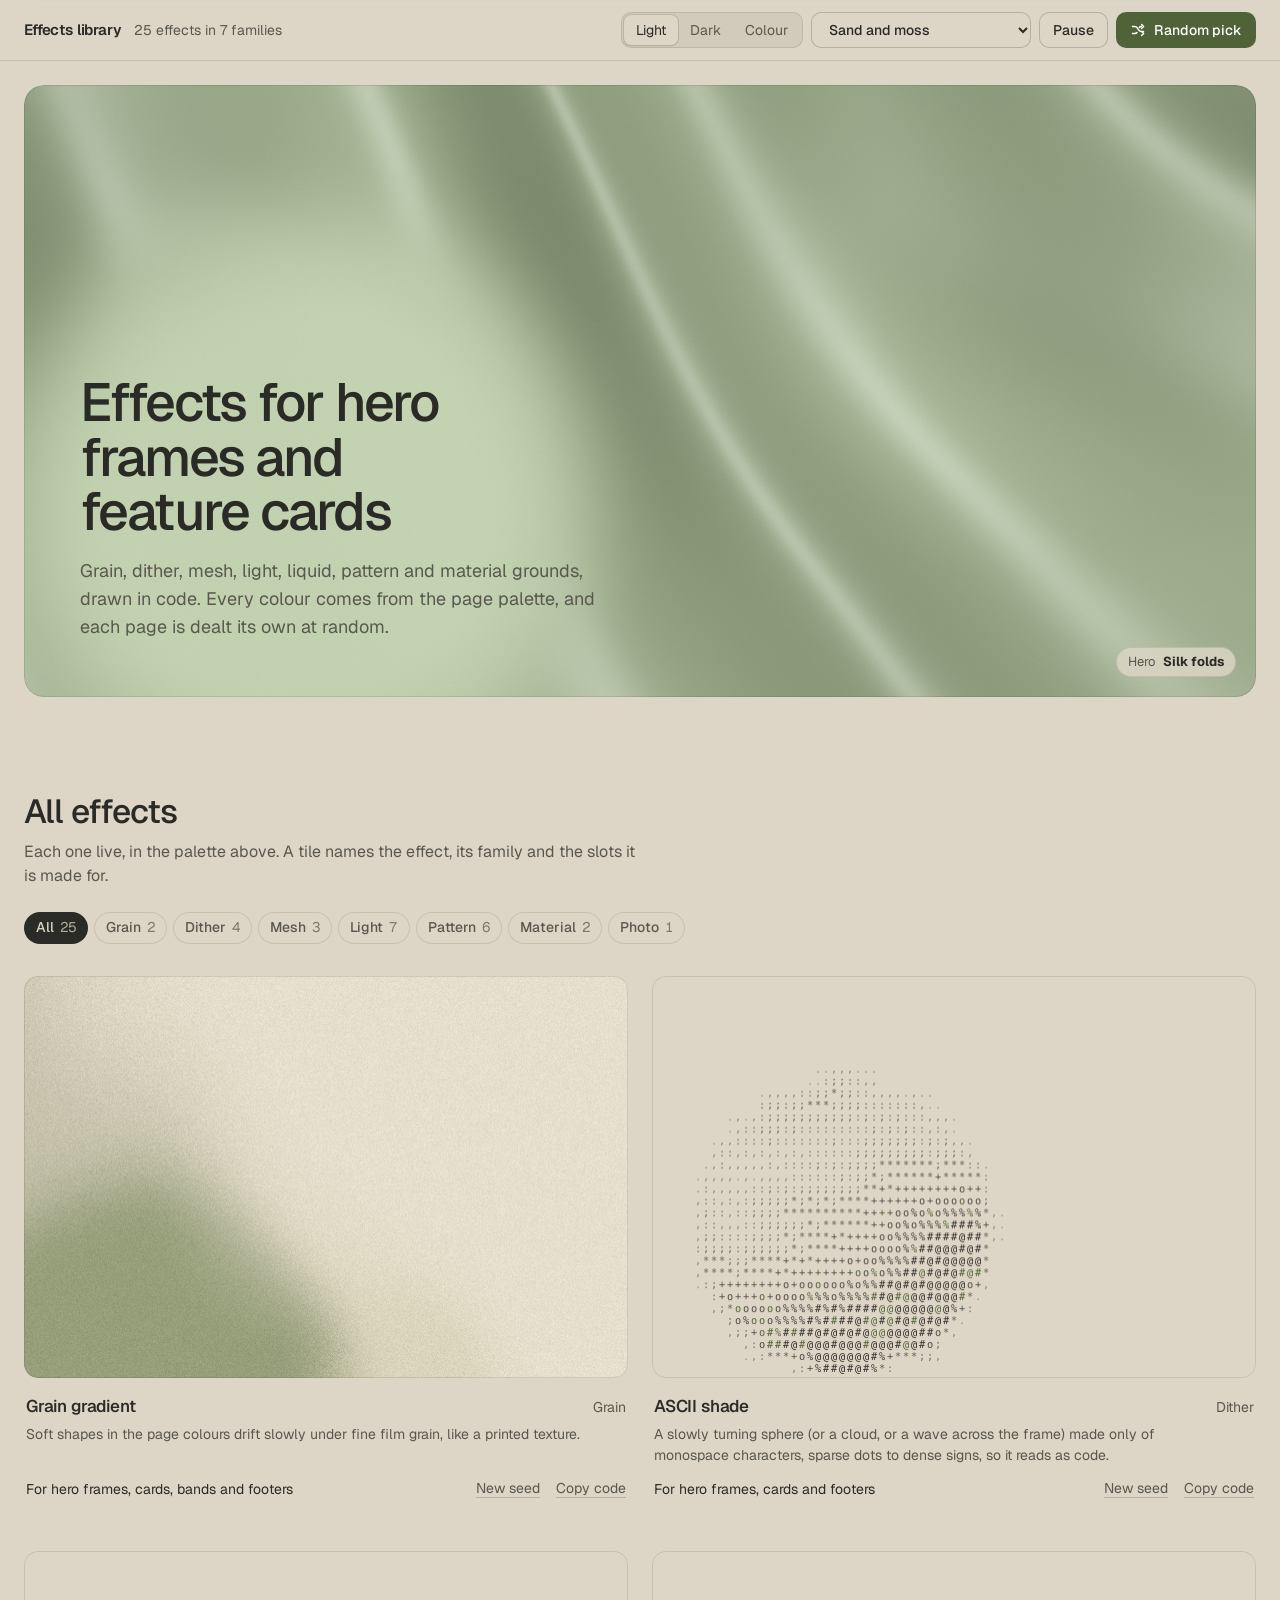
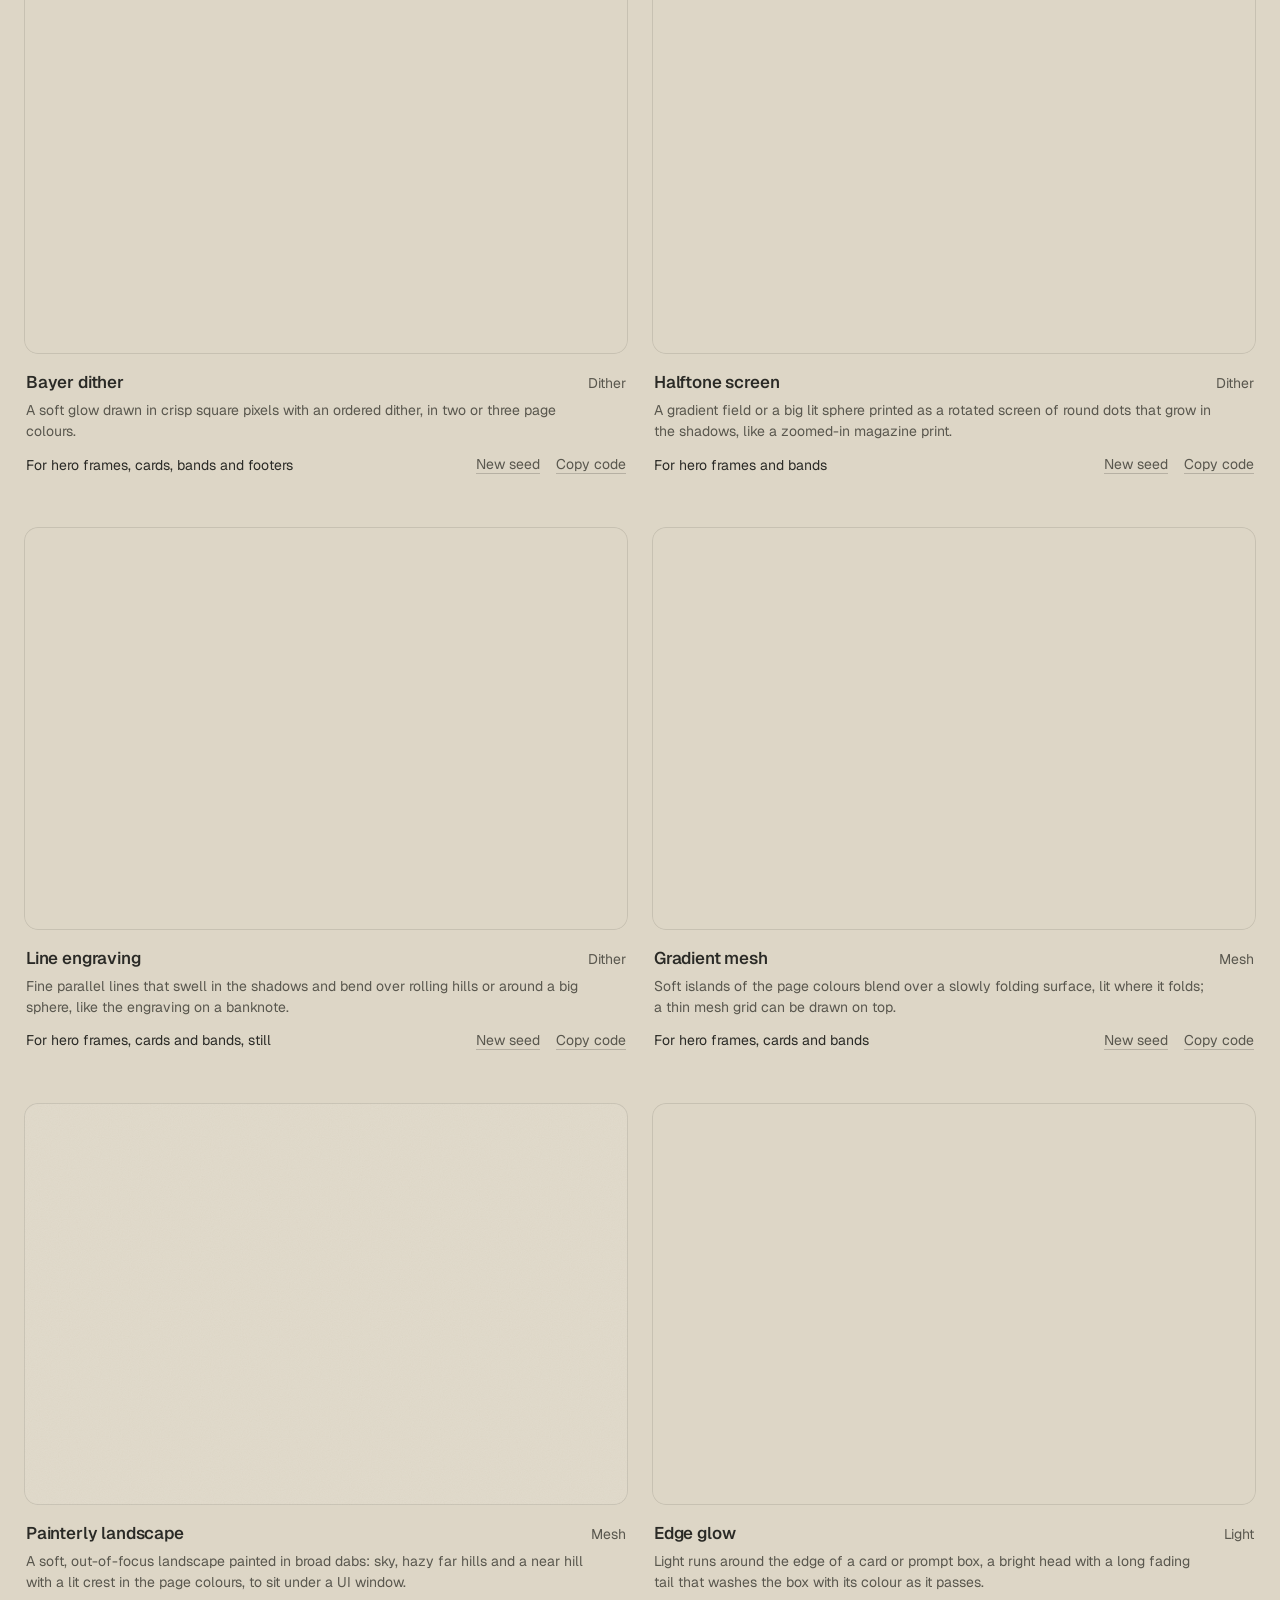
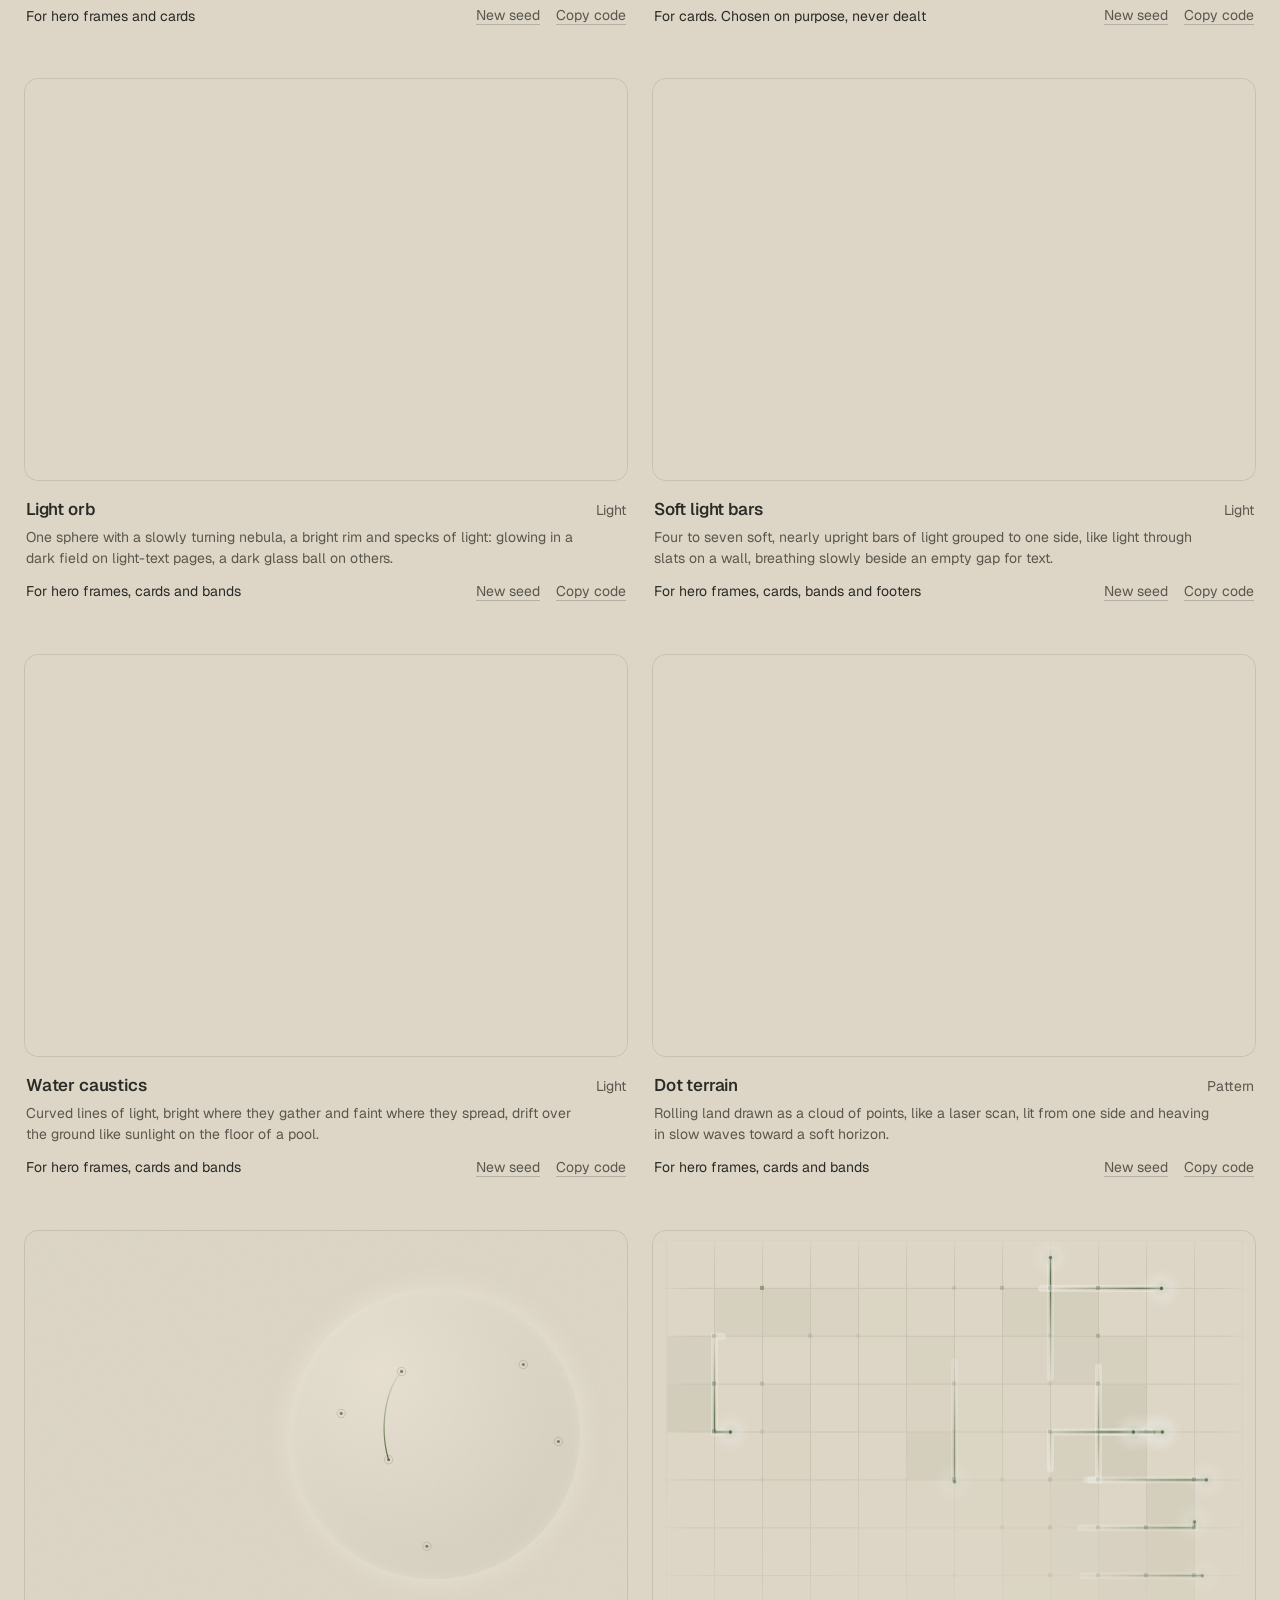
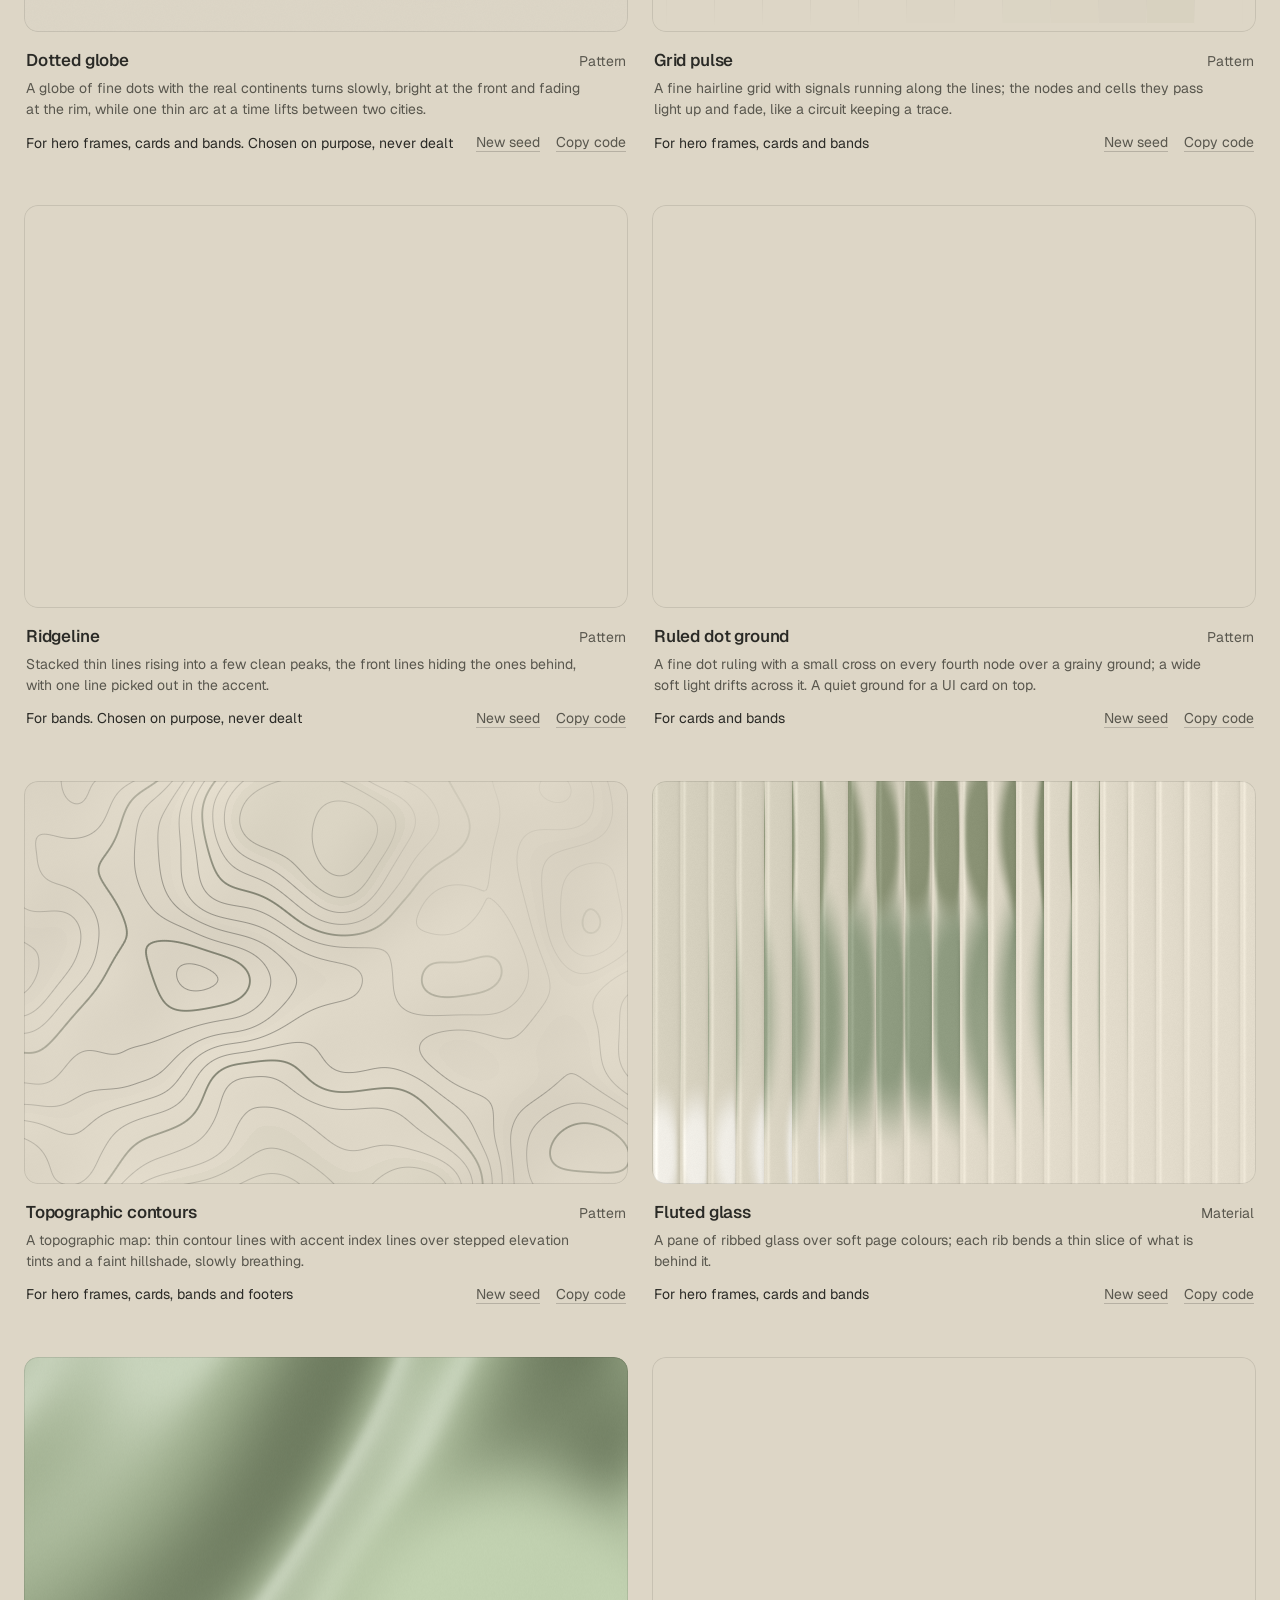
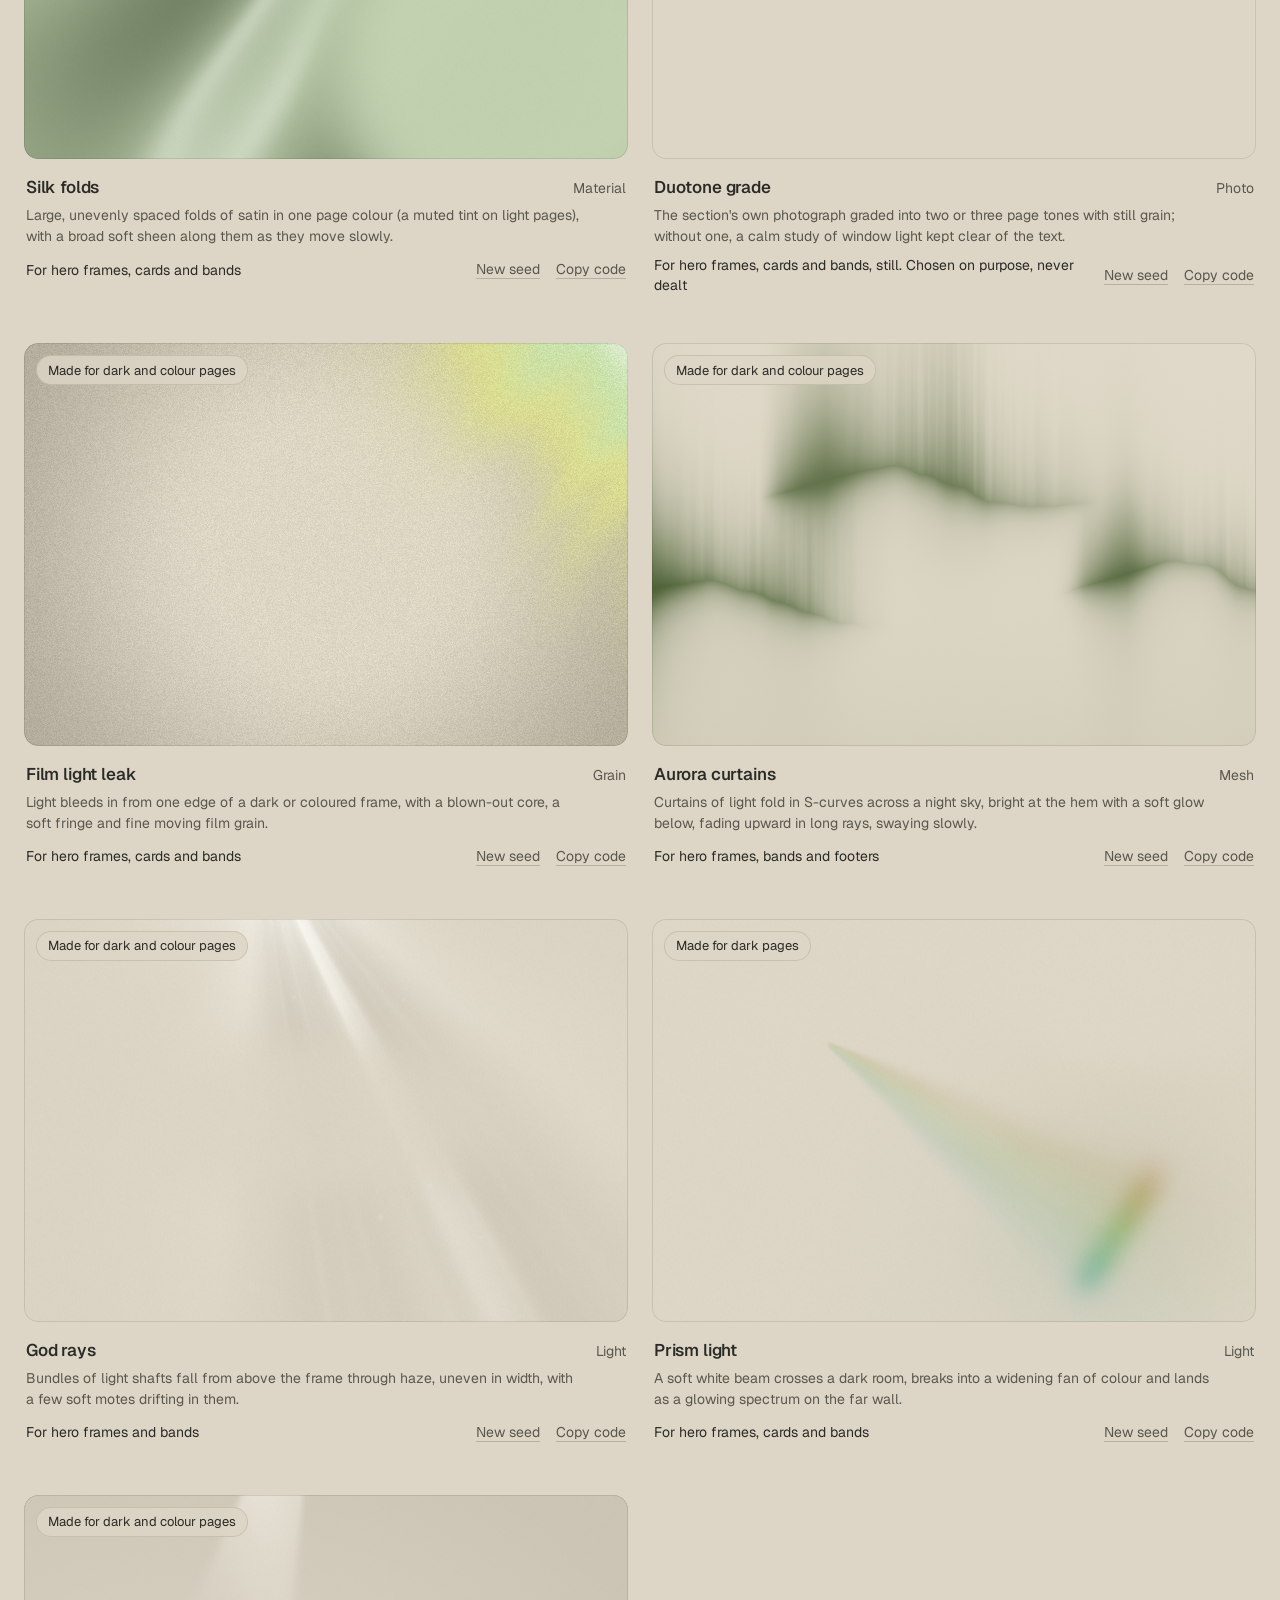
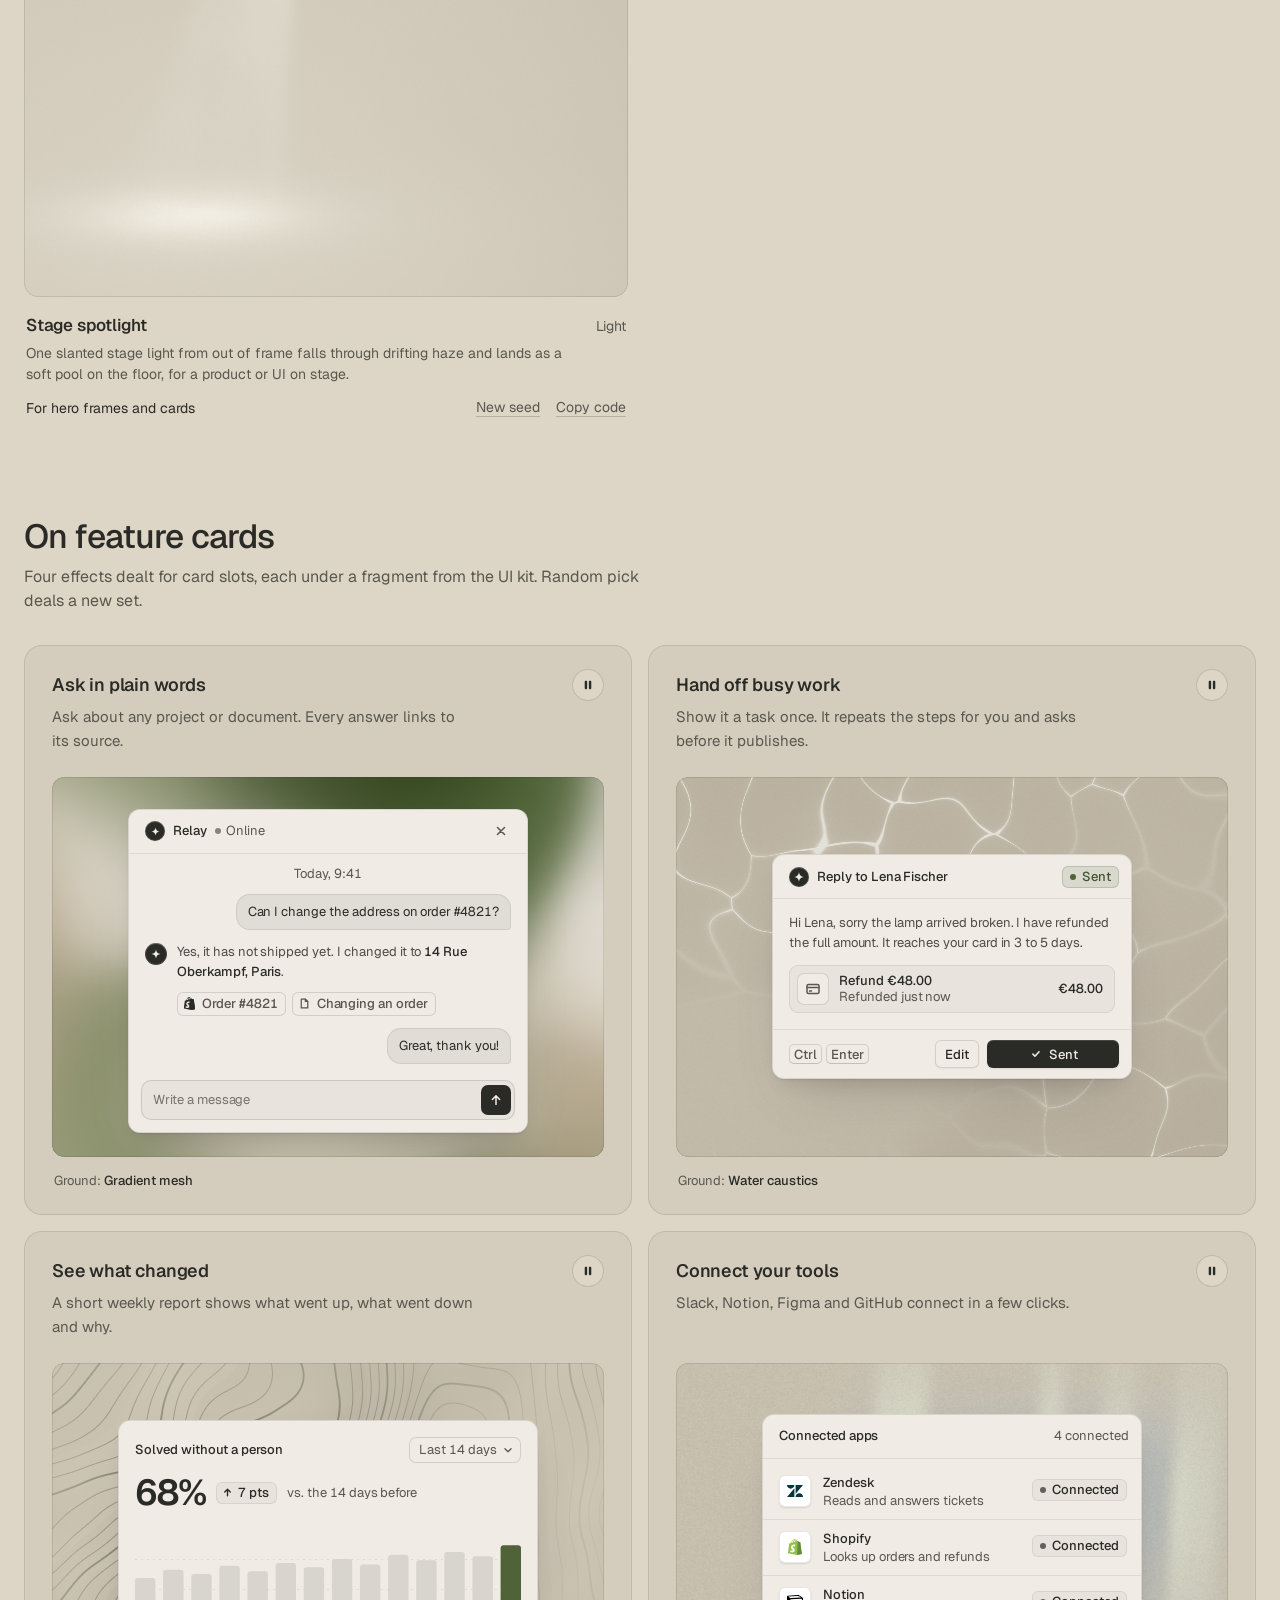
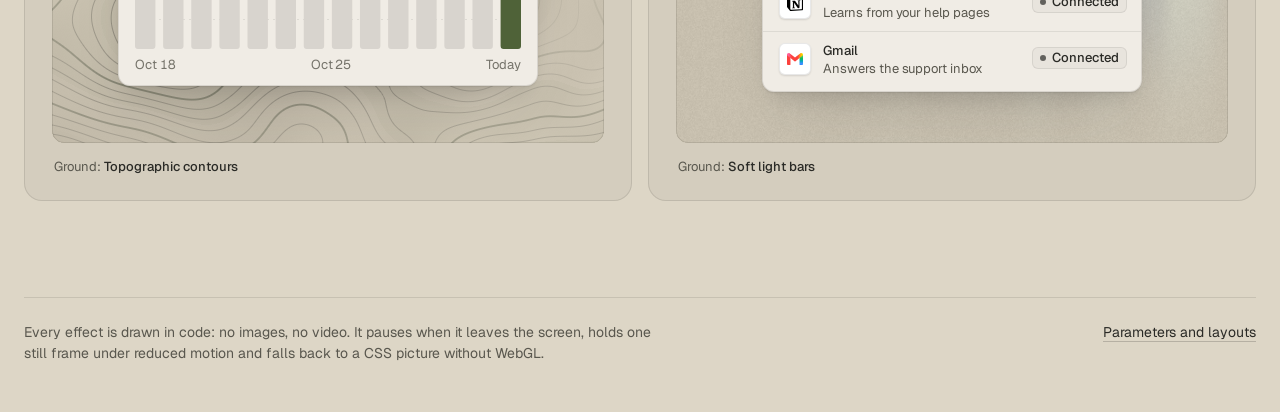
<file: .claude/skills/design-taste-frontend/assets/effects/gallery.html>
<!doctype html>
<html lang="en">
<head>
<script>window.__tpGlMax = 16;   /* a gallery shows many live effects at once; a page of a site keeps the default 4 (fx.js) */</script>
<meta charset="utf-8">
<meta name="viewport" content="width=device-width, initial-scale=1">
<title>Effects library</title>
<meta name="description" content="Effects drawn in code for hero frames, feature cards and bands, in the page palette.">
<link rel="icon" href="data:,">
<link rel="preconnect" href="https://fonts.googleapis.com">
<link rel="preconnect" href="https://fonts.gstatic.com" crossorigin>
<link href="https://fonts.googleapis.com/css2?family=Geist:wght@100..900&family=Geist+Mono:wght@100..900&display=swap" rel="stylesheet">
<style>
  /* the page palette; the script sets these from the palette switcher */
  :root {
    --bg: #ddd6c6; --surface: #d2cab8; --ink: #2a2a26; --muted: #59574e; --accent: #4f6238; --accent-ink: #ffffff;
    --card: #d2cab8; --panel: #cbc3b1; --win: #eeebe3; --win-surface: #e4e0d6;
    color-scheme: light;
  }
  @media (prefers-color-scheme: dark) {
    :root:not([data-theme="light"]) {
      --bg: #0a0d14; --surface: #131824; --ink: #e9edf3; --muted: #8891a1; --accent: #5ab9fc; --accent-ink: #0a0d14;
      --card: #131824; --panel: #0a0d14; --win: #1d2230; --win-surface: #262c3b;
      color-scheme: dark;
    }
  }
  :root[data-theme="dark"] {
    --bg: #0a0d14; --surface: #131824; --ink: #e9edf3; --muted: #8891a1; --accent: #5ab9fc; --accent-ink: #0a0d14;
    --card: #131824; --panel: #0a0d14; --win: #1d2230; --win-surface: #262c3b;
    color-scheme: dark;
  }
  :root {
    --line: color-mix(in oklab, var(--ink) 12%, transparent);
    --line-2: color-mix(in oklab, var(--ink) 22%, transparent);
    --chip: color-mix(in oklab, var(--ink) 6%, var(--bg));
    --font: "Geist", ui-sans-serif, system-ui, -apple-system, "Segoe UI", Roboto, "Helvetica Neue", Arial, sans-serif;
    --mono: "Geist Mono", ui-monospace, "SFMono-Regular", Consolas, monospace;
    --wrap: 1320px;
    --gut: 24px;
  }
  * { box-sizing: border-box; }
  html { -webkit-text-size-adjust: 100%; scroll-behavior: smooth; }
  @media (prefers-reduced-motion: reduce) { html { scroll-behavior: auto; } }
  body {
    margin: 0; background: var(--bg); color: var(--ink);
    font: 15px/1.5 var(--font); -webkit-font-smoothing: antialiased; font-feature-settings: "ss01" 0;
    overflow-x: hidden;
  }
  button, select { font: inherit; color: inherit; }
  :focus-visible { outline: 2px solid var(--accent); outline-offset: 2px; }
  .wrap { max-width: calc(var(--wrap) + 2 * var(--gut)); margin: 0 auto; padding: 0 var(--gut); }

  /* top bar */
  .top { position: sticky; top: 0; z-index: 50; background: color-mix(in oklab, var(--bg) 86%, transparent);
    backdrop-filter: blur(16px) saturate(1.2); -webkit-backdrop-filter: blur(16px) saturate(1.2); border-bottom: 1px solid var(--line); }
  .top-in { display: flex; align-items: center; gap: 12px 8px; padding-top: 12px; padding-bottom: 12px; }
  .top-in .controls { margin-left: auto; }
  .brand { display: flex; align-items: baseline; gap: 12px; min-width: 0; }
  .brand b { font-size: 15px; font-weight: 600; letter-spacing: -0.01em; white-space: nowrap; }
  .brand span { color: var(--muted); font-size: 14px; white-space: nowrap; }
  .controls { display: flex; align-items: center; gap: 8px; flex-wrap: wrap; }
  .seg { display: inline-flex; padding: 3px; border-radius: 10px; background: var(--chip); box-shadow: inset 0 0 0 1px var(--line); }
  .seg button { height: 30px; border: 0; background: transparent; padding: 0 12px; border-radius: 7px; cursor: pointer; color: var(--muted); font-size: 14px; }
  .seg button[aria-pressed="true"] { background: var(--bg); color: var(--ink); box-shadow: 0 0 0 1px var(--line), 0 1px 2px rgb(0 0 0 / 0.08); }
  .btn, .select {
    height: 36px; padding: 0 14px; border-radius: 10px; border: 0; background: var(--bg); color: var(--ink);
    box-shadow: inset 0 0 0 1px var(--line-2); cursor: pointer; display: inline-flex; align-items: center; gap: 8px;
    font-size: 14px; font-weight: 500; white-space: nowrap;
  }
  .btn:hover, .select:hover { box-shadow: inset 0 0 0 1px color-mix(in oklab, var(--ink) 38%, transparent); }
  .btn--primary { background: var(--accent); color: var(--accent-ink); box-shadow: none; }
  .btn--primary:hover { box-shadow: none; background: color-mix(in oklab, var(--accent) 88%, var(--ink)); }
  .btn svg { width: 16px; height: 16px; flex: none; }
  .select { max-width: 220px; padding-right: 10px; }

  /* hero: a dealt hero effect with text in its calm area */
  .hero { position: relative; margin-top: 24px; height: clamp(480px, 68vh, 660px); border-radius: 20px; overflow: hidden;
    display: flex; flex-direction: column; justify-content: flex-end; }
  .hero::after, .stage::after, .panel::after { content: ""; position: absolute; inset: 0; border-radius: inherit; box-shadow: inset 0 0 0 1px var(--line); pointer-events: none; z-index: 2; }
  .hero-copy { position: relative; z-index: 1; padding: 56px; max-width: 760px; }
  .hero h1 { max-width: 9.5em; margin: 0 0 18px; font-size: clamp(38px, 3.4vw + 10px, 62px); line-height: 1.02; letter-spacing: -0.035em; font-weight: 520; text-wrap: balance; }
  .hero p { margin: 0; max-width: 44ch; font-size: 18px; line-height: 28px; color: var(--muted); text-wrap: pretty; }
  .hero-tag { position: absolute; right: 20px; bottom: 20px; z-index: 3; }
  .tag { display: inline-flex; align-items: center; gap: 8px; height: 30px; padding: 0 12px; border-radius: 999px; font-size: 13px;
    background: color-mix(in oklab, var(--bg) 82%, transparent); color: var(--ink); box-shadow: inset 0 0 0 1px var(--line);
    backdrop-filter: blur(10px); -webkit-backdrop-filter: blur(10px); white-space: nowrap; }
  .tag span { color: var(--muted); }

  /* sections */
  section { padding-top: 96px; }
  .sec-head { display: flex; align-items: flex-end; justify-content: space-between; gap: 24px 48px; flex-wrap: wrap; margin-bottom: 32px; }
  .sec-head h2 { margin: 0 0 10px; font-size: clamp(28px, 1.2vw + 18px, 36px); line-height: 1.1; letter-spacing: -0.025em; font-weight: 520; }
  .sec-head p { margin: 0; color: var(--muted); max-width: 56ch; font-size: 16px; line-height: 24px; text-wrap: pretty; }
  .filters { display: flex; flex-wrap: wrap; gap: 6px; }
  .filters button { height: 32px; padding: 0 12px; border-radius: 999px; border: 0; cursor: pointer; font-size: 14px; color: var(--muted);
    background: transparent; box-shadow: inset 0 0 0 1px var(--line); }
  .filters button b { font-weight: 500; }
  .filters button span { margin-left: 6px; font-variant-numeric: tabular-nums; opacity: 0.75; }
  .filters button[aria-pressed="true"] { background: var(--ink); color: var(--bg); box-shadow: none; }

  /* the grid of every effect: one size of tile, labels under the picture */
  .grid { display: grid; grid-template-columns: repeat(2, minmax(0, 1fr)); gap: 48px 24px; }
  .tile { min-width: 0; display: flex; flex-direction: column; }
  .tile[hidden] { display: none; }
  .stage { position: relative; aspect-ratio: 3 / 2; border-radius: 14px; overflow: hidden; background: var(--bg); }
  .badge { position: absolute; top: 12px; left: 12px; z-index: 3; }
  .info { padding: 16px 2px 0; display: grid; gap: 6px; }
  .info-top { display: flex; align-items: baseline; justify-content: space-between; gap: 16px; }
  .info h3 { margin: 0; font-size: 17px; line-height: 24px; font-weight: 560; letter-spacing: -0.01em; }
  .fam { flex: none; font-size: 14px; color: var(--muted); }
  .look { margin: 0; color: var(--muted); font-size: 14px; line-height: 21px; max-width: 62ch; min-height: 42px;
    display: -webkit-box; -webkit-line-clamp: 2; -webkit-box-orient: vertical; overflow: hidden; }
  .info-foot { display: flex; align-items: center; justify-content: space-between; gap: 16px; margin-top: 2px; }
  .for { margin: 0; font-size: 14px; line-height: 20px; }
  .links { flex: none; display: flex; gap: 16px; }
  .links button { border: 0; background: none; padding: 4px 0; cursor: pointer; font-size: 14px; color: var(--muted);
    text-decoration: underline; text-decoration-color: var(--line-2); text-underline-offset: 4px; }
  .links button:hover { color: var(--ink); text-decoration-color: currentColor; }

  /* feature cards: an effect ground in the inset panel and a UI fragment on top */
  .cards { display: grid; grid-template-columns: repeat(2, minmax(0, 1fr)); gap: 16px; }
  .card { background: var(--card); border-radius: 18px; padding: 28px 28px 24px; box-shadow: inset 0 0 0 1px var(--line); display: flex; flex-direction: column; min-width: 0; }
  .card h3 { margin: 0 0 8px; font-size: 18px; line-height: 24px; font-weight: 560; letter-spacing: -0.01em; }
  .card > p:not(.ground) { margin: 0; color: var(--muted); font-size: 15px; line-height: 24px; max-width: 44ch; min-height: 48px; text-wrap: pretty; }
  .panel { position: relative; margin-top: 24px; height: 380px; border-radius: 12px; overflow: hidden; display: grid; place-items: center; padding: 32px; }
  .panel--bleed { place-items: end center; padding-bottom: 0; }
  .panel--bleed > .slot { margin-bottom: -48px; }
  .slot { position: relative; z-index: 1; max-width: 100%;
    --ui-font: var(--font); --ui-mono: var(--mono); --ui-radius: 12px;
    --fx-bg: var(--win); --fx-surface: var(--win-surface); --fx-ink: var(--ink); --fx-muted: var(--muted);
    --fx-accent: var(--accent); --fx-accent-ink: var(--accent-ink); }
  .ground { margin: 14px 2px 0; font-size: 13px; line-height: 20px; color: var(--muted); }
  .ground b { font-weight: 500; color: var(--ink); }

  .foot { padding-top: 96px; padding-bottom: 48px; }
  .foot-in > div { border-top: 1px solid var(--line); padding-top: 24px; display: flex; justify-content: space-between; gap: 16px 48px; flex-wrap: wrap; color: var(--muted); font-size: 14px; }
  .foot-in p { margin: 0; max-width: 72ch; }
  .foot a { color: var(--ink); text-underline-offset: 4px; text-decoration-color: var(--line-2); }
  .empty { padding: 64px 0; color: var(--muted); }

  .toast { position: fixed; left: 50%; bottom: 24px; z-index: 60; transform: translate(-50%, 16px); opacity: 0; pointer-events: none;
    max-width: calc(100vw - 32px); padding: 10px 16px; border-radius: 12px; background: var(--ink); color: var(--bg); font-size: 14px;
    transition: opacity .2s ease, transform .2s ease; }
  .toast.on { opacity: 1; transform: translate(-50%, 0); }

  @media (max-width: 1080px) {
    .hero-copy { padding: 40px; }
  }
  @media (max-width: 860px) {
    .grid, .cards { grid-template-columns: minmax(0, 1fr); }
    .grid { gap: 40px; }
  }
  @media (max-width: 720px) {
    :root { --gut: 16px; }
    .top { position: static; }
    .brand span, .select { display: none; }
    .top-in { display: grid; grid-template-columns: 1fr auto; grid-template-areas: "brand deal" "controls controls"; }
    .brand { grid-area: brand; }
    #deal { grid-area: deal; }
    .top-in .controls { grid-area: controls; margin-left: 0; flex-wrap: nowrap; }
    .seg { flex: 1; }
    .seg button { flex: 1; }
    .hero { margin-top: 16px; height: 560px; border-radius: 16px; }
    .hero-copy { padding: 28px 24px 72px; }
    .hero p { font-size: 16px; line-height: 24px; }
    .hero-tag { left: 24px; right: auto; bottom: 20px; }
    section { padding-top: 72px; }
    .card { padding: 20px; }
    .panel { height: 340px; padding: 20px 16px; }
    .info-foot { flex-wrap: wrap; }
  }
</style>
</head>
<body>
<header class="top">
  <div class="wrap top-in">
    <div class="brand"><b>Effects library</b><span id="count"></span></div>
    <div class="controls">
      <div class="seg" role="group" aria-label="Palette kind">
        <button type="button" data-kind="light">Light</button>
        <button type="button" data-kind="dark">Dark</button>
        <button type="button" data-kind="colour">Colour</button>
      </div>
      <select class="select" id="pal" aria-label="Palette"></select>
      <button type="button" class="btn" id="pause" aria-pressed="false">Pause</button>
    </div>
    <button type="button" class="btn btn--primary" id="deal">
        <svg viewBox="0 0 16 16" aria-hidden="true"><path d="M2.5 4.5h2.2c1.2 0 2 .6 2.7 1.6l1.2 1.8c.7 1 1.5 1.6 2.7 1.6h2.2M11.6 2.5l2 2-2 2M2.5 11.5h2.2c.9 0 1.6-.3 2.2-.9M11.6 9.5l2 2-2 2M9.3 5.4c.6-.6 1.3-.9 2.1-.9" fill="none" stroke="currentColor" stroke-width="1.5" stroke-linecap="round" stroke-linejoin="round"/></svg>
        Random pick
    </button>
  </div>
</header>

<main>
  <div class="wrap">
    <div class="hero" id="hero">
      <div class="hero-copy">
        <h1>Effects for hero frames and feature cards</h1>
        <p id="lede">Grain, dither, mesh, light, liquid, pattern and material grounds, drawn in code. Every colour comes from the page palette, and each page is dealt its own at random.</p>
      </div>
      <div class="hero-tag"><span class="tag" id="hero-tag"><span>Hero</span> <b></b></span></div>
    </div>
  </div>

  <section id="all">
    <div class="wrap">
      <div class="sec-head">
        <div>
          <h2>All effects</h2>
          <p>Each one live, in the palette above. A tile names the effect, its family and the slots it is made for.</p>
        </div>
        <div class="filters" id="filters" role="group" aria-label="Family"></div>
      </div>
      <div class="grid" id="grid"></div>
    </div>
  </section>

  <section id="cards">
    <div class="wrap">
      <div class="sec-head">
        <div>
          <h2>On feature cards</h2>
          <p>Four effects dealt for card slots, each under a fragment from the UI kit. Random pick deals a new set.</p>
        </div>
      </div>
      <div class="cards">
        <article class="card">
          <h3>Ask in plain words</h3>
          <p>Ask about any project or document. Every answer links to its source.</p>
          <div class="panel" data-card="0"><div class="slot" data-ui-load="chat"></div></div>
          <p class="ground">Ground: <b></b></p>
        </article>
        <article class="card">
          <h3>Hand off busy work</h3>
          <p>Show it a task once. It repeats the steps for you and asks before it publishes.</p>
          <div class="panel" data-card="1"><div class="slot" data-ui-load="cursor"></div></div>
          <p class="ground">Ground: <b></b></p>
        </article>
        <article class="card">
          <h3>See what changed</h3>
          <p>A short weekly report shows what went up, what went down and why.</p>
          <div class="panel" data-card="2"><div class="slot" data-ui-load="stat"></div></div>
          <p class="ground">Ground: <b></b></p>
        </article>
        <article class="card">
          <h3>Connect your tools</h3>
          <p>Slack, Notion, Figma and GitHub connect in a few clicks.</p>
          <div class="panel" data-card="3"><div class="slot" data-ui-load="integrations"></div></div>
          <p class="ground">Ground: <b></b></p>
        </article>
      </div>
    </div>
  </section>

  <footer class="foot">
    <div class="wrap foot-in"><div>
      <p>Every effect is drawn in code: no images, no video. It pauses when it leaves the screen, holds one still frame under reduced motion and falls back to a CSS picture without WebGL.</p>
      <p><a id="lab" href="lab.html">Parameters and layouts</a></p>
    </div></div>
  </footer>
</main>
<div class="toast" id="toast" role="status" aria-live="polite"></div>

<script id="paths" type="application/json">{"fx": "./", "ui": "../ui/"}</script>
<script id="palettes" type="application/json">[{"id":"white-link-blue","name":"Sheet and biro","bg":"#ffffff","surface":"#f4f4f4","ink":"#111111","muted":"#6b6b6b","accent":"#1a4be0","accentInk":"#ffffff"},{"id":"cool-white-slate","name":"Frost and slate","bg":"#f7f9fa","surface":"#ecf0f2","ink":"#1f3038","muted":"#5d6b72","accent":"#0d7480","accentInk":"#ffffff"},{"id":"rose-grey-green","name":"Rose grey, green","bg":"#ebe5e3","surface":"#e1dad7","ink":"#2b2622","muted":"#6a615d","accent":"#0f7d45","accentInk":"#ffffff"},{"id":"paper-grey-brass","name":"Newsprint and brass","bg":"#e8e8e3","surface":"#dcdcd6","ink":"#181715","muted":"#63625c","accent":"#bfb21a","accentInk":"#181715"},{"id":"stone-blueprint","name":"Stone and blueprint","bg":"#dfdedb","surface":"#d3d2ce","ink":"#26251e","muted":"#5f5d55","accent":"#2456d6","accentInk":"#ffffff"},{"id":"white-navy-tab","name":"Navy on white","bg":"#ffffff","surface":"#f4f4f2","ink":"#1f2b4d","muted":"#6a7186","accent":"#f7941d","accentInk":"#1f2b4d"},{"id":"three-stones","name":"Three stones","bg":"#eeecea","surface":"#e4e1dd","ink":"#333231","muted":"#6b6763","accent":"#5c6b54","accentInk":"#ffffff"},{"id":"putty-black-teal","name":"Putty and black","bg":"#dedad3","surface":"#d3cec6","ink":"#0a0a0a","muted":"#5c5852","accent":"#256f82","accentInk":"#ffffff"},{"id":"moss-sand","name":"Sand and moss","bg":"#ddd6c6","surface":"#d2cab8","ink":"#2a2a26","muted":"#59574e","accent":"#4f6238","accentInk":"#ffffff"},{"id":"green-mat-chocolate","name":"Bone, green, chocolate","bg":"#e5e1d8","surface":"#dad5ca","ink":"#2a1d17","muted":"#6b5b51","accent":"#456f3a","accentInk":"#ffffff"},{"id":"lunar-grey-bronze","name":"Lunar and bronze","bg":"#111111","surface":"#1c1c1c","ink":"#f2f2f2","muted":"#8f8f8f","accent":"#a08672","accentInk":"#111111"},{"id":"blue-black-cornflower","name":"Night and sky blue","bg":"#0a0d14","surface":"#131824","ink":"#e9edf3","muted":"#8891a1","accent":"#5ab9fc","accentInk":"#0a0d14"},{"id":"green-black-bone","name":"Green-black and bone","bg":"#161c1a","surface":"#1f2725","ink":"#e3e2da","muted":"#8e948d","accent":"#9fc7b8","accentInk":"#161c1a"},{"id":"black-crimson","name":"Black and crimson","bg":"#0a0a0a","surface":"#151515","ink":"#efefef","muted":"#8c8c8c","accent":"#b11226","accentInk":"#ffffff"},{"id":"forest-pale-lime","name":"Forest and lime","bg":"#0f1f10","surface":"#162a17","ink":"#ffffff","muted":"#9aa39a","accent":"#c6f19d","accentInk":"#0f1f10"},{"id":"charcoal-room-sage","name":"Charcoal and sage","bg":"#1c1c1c","surface":"#262626","ink":"#f1f1ef","muted":"#9a9b96","accent":"#8fa68e","accentInk":"#1c1c1c"},{"id":"warm-black-gold","name":"Warm black, gold","bg":"#0c0a08","surface":"#181512","ink":"#ffffff","muted":"#8f8a84","accent":"#c9a45a","accentInk":"#0c0a08"},{"id":"graphite-safety-orange","name":"Graphite and orange","bg":"#18191b","surface":"#222427","ink":"#eff0f1","muted":"#9c9ea3","accent":"#ff4a1f","accentInk":"#18191b"},{"id":"soot-pale-lime","name":"Soot and lime","bg":"#0f0f0f","surface":"#1a1a1a","ink":"#ffffff","muted":"#8f8f8f","accent":"#dafa9c","accentInk":"#0f0f0f"},{"id":"plum-black-pink","name":"Plum-black and pink","bg":"#0d060b","surface":"#1b0e17","ink":"#ffffff","muted":"#9a8f97","accent":"#ff488b","accentInk":"#0d060b"},{"id":"white-signal-red","name":"Signal red, white","bg":"#ffffff","surface":"#f2f2f2","ink":"#0a0a0a","muted":"#6b6b6b","accent":"#d92b21","accentInk":"#ffffff"},{"id":"white-mint-tiles","name":"Greys and mint","bg":"#ffffff","surface":"#f3f3f3","ink":"#232323","muted":"#6e6e6e","accent":"#a1ffcb","accentInk":"#232323"},{"id":"cool-grey-cobalt","name":"Cool grey, cobalt","bg":"#eef0f3","surface":"#e2e5ea","ink":"#0b0c0e","muted":"#5d6470","accent":"#1f2de6","accentInk":"#ffffff"},{"id":"offwhite-bottle-yellow","name":"Bottle ink, yellow","bg":"#f7f7f7","surface":"#ebebeb","ink":"#0d2a1c","muted":"#5f6b64","accent":"#f6e016","accentInk":"#0d2a1c"},{"id":"teal-on-paper","name":"Teal on paper","bg":"#f7f9f8","surface":"#ebf0ee","ink":"#06525c","muted":"#2f737d","accent":"#06525c","accentInk":"#f7f9f8"},{"id":"navy-pink","name":"Navy and pink","bg":"#1a2039","surface":"#212846","ink":"#f9a3c0","muted":"#b9879c","accent":"#f9a3c0","accentInk":"#1a2039"},{"id":"blush-aubergine","name":"Blush and aubergine","bg":"#edccbe","surface":"#e8c2b2","ink":"#351a2b","muted":"#6c4857","accent":"#351a2b","accentInk":"#edccbe"},{"id":"cobalt-on-sand","name":"Cobalt on sand","bg":"#e6dbc7","surface":"#ddd0b9","ink":"#062b8a","muted":"#3a5aa8","accent":"#062b8a","accentInk":"#e6dbc7"},{"id":"oxblood-grey","name":"Oxblood and grey","bg":"#e2e2e2","surface":"#d6d6d6","ink":"#7d0c14","muted":"#7a4a4e","accent":"#7d0c14","accentInk":"#e2e2e2"},{"id":"olive-on-bone","name":"Olive on bone","bg":"#ecebe7","surface":"#e1dfd9","ink":"#38450f","muted":"#5d683a","accent":"#38450f","accentInk":"#ecebe7"},{"id":"burgundy-bubblegum","name":"Burgundy and bubblegum","bg":"#3d0012","surface":"#4d0519","ink":"#ff99d3","muted":"#c77aa0","accent":"#ff99d3","accentInk":"#3d0012"},{"id":"bottle-green-gold","name":"Bottle green, gold","bg":"#133621","surface":"#1a4429","ink":"#f4d96c","muted":"#b3a55e","accent":"#f4d96c","accentInk":"#133621"},{"id":"cobalt-field","name":"Cobalt field","bg":"#0034eb","surface":"#002fd6","ink":"#ffffff","muted":"#dfe4f2","accent":"#e9e34a","accentInk":"#111111"},{"id":"mustard-field","name":"Mustard and black","bg":"#e1ac10","surface":"#cd9d0f","ink":"#0b0b0b","muted":"#4d3d0a","accent":"#24338f","accentInk":"#ffffff"},{"id":"carmine-field","name":"Carmine field","bg":"#9c1220","surface":"#8a101c","ink":"#ffffff","muted":"#f0b9bd","accent":"#ffd9dc","accentInk":"#9c1220"},{"id":"pink-field-lime","name":"Bubblegum and lime","bg":"#ff87ab","surface":"#ff739d","ink":"#0a0a0a","muted":"#6b1f3a","accent":"#def915","accentInk":"#0a0a0a"},{"id":"sky-field-navy","name":"Sky and navy","bg":"#6bb4ee","surface":"#7dbdf0","ink":"#0e1822","muted":"#1b3d5c","accent":"#ff5a1f","accentInk":"#0e1822"},{"id":"orange-field-black","name":"Orange and black","bg":"#ff7a1f","surface":"#ff8633","ink":"#050f16","muted":"#5a2306","accent":"#050f16","accentInk":"#ff7a1f"},{"id":"tobacco-olive","name":"Tobacco and olive","bg":"#472913","surface":"#55321a","ink":"#e4e0cf","muted":"#b39f84","accent":"#525e1b","accentInk":"#e4e0cf"},{"id":"poster-chapters","name":"Poster chapters","bg":"#e6e0d2","surface":"#dcd5c5","ink":"#1a1a1a","muted":"#5f5b52","accent":"#18bc42","accentInk":"#1a1a1a"},{"id":"blue-red-black","name":"Blue, red, black","bg":"#ffffff","surface":"#f3f3f3","ink":"#0a0a0a","muted":"#6b6b6b","accent":"#1f30e0","accentInk":"#ffffff"},{"id":"charcoal-primaries","name":"Charcoal and primaries","bg":"#191919","surface":"#242424","ink":"#ffffff","muted":"#9a9a9a","accent":"#0c7866","accentInk":"#ffffff"},{"id":"ultramarine-yellow","name":"Ultramarine and yellow","bg":"#1423b8","surface":"#1220a6","ink":"#ffffff","muted":"#e4e2d6","accent":"#1fc27a","accentInk":"#0a0a0a"},{"id":"candy-chapters","name":"Candy chapters","bg":"#ffd249","surface":"#f5c63c","ink":"#0a0a0a","muted":"#5e4a0a","accent":"#f53fd6","accentInk":"#0a0a0a"},{"id":"orange-sky-lime","name":"Orange, sky, lime","bg":"#ff8126","surface":"#ff8d3a","ink":"#111111","muted":"#5c2a05","accent":"#de194b","accentInk":"#ffffff"},{"id":"post-red-mustard","name":"Post red, mustard","bg":"#e2dccf","surface":"#d7d0c1","ink":"#2a1110","muted":"#6b524c","accent":"#4a6f84","accentInk":"#ffffff"},{"id":"mint-orange-grey","name":"Grey, mint, orange","bg":"#ffffff","surface":"#f5f5f5","ink":"#000000","muted":"#666666","accent":"#a7ff9c","accentInk":"#000000"},{"id":"report-blocks","name":"Report blocks","bg":"#ffffff","surface":"#f6f6f6","ink":"#000000","muted":"#5f5f5f","accent":"#fe7141","accentInk":"#000000"},{"id":"card-pastels","name":"Card pastels","bg":"#f7f7f5","surface":"#ebebe8","ink":"#000000","muted":"#666662","accent":"#d0106f","accentInk":"#ffffff"},{"id":"mint-pink-accounts","name":"Mint and pink","bg":"#f8f8f8","surface":"#eeeeee","ink":"#0a0a0a","muted":"#6a6a6a","accent":"#1f6b3a","accentInk":"#ffffff"},{"id":"swap-pastels","name":"Swapping pastels","bg":"#c3d7e5","surface":"#d0e0eb","ink":"#141414","muted":"#4a5068","accent":"#0f5257","accentInk":"#ffffff"},{"id":"blush-sage-slate","name":"Blush, sage, slate","bg":"#a6b3bc","surface":"#b2bdc5","ink":"#1c1c1c","muted":"#38424a","accent":"#2c3620","accentInk":"#e3e2da"},{"id":"candy-on-black","name":"Candy on black","bg":"#000000","surface":"#0d0d0d","ink":"#ffffff","muted":"#999999","accent":"#93f1f7","accentInk":"#000000"},{"id":"sky-sand","name":"Sky and sand","bg":"#cbe4f2","surface":"#bcdcee","ink":"#0a0a0a","muted":"#44606e","accent":"#b0298f","accentInk":"#ffffff"},{"id":"studio-grey","name":"Studio grey","bg":"#a8a8aa","surface":"#b4b4b6","ink":"#0e0e0e","muted":"#3a3a3c","accent":"#1f5c49","accentInk":"#ffffff"},{"id":"walnut-tan","name":"Walnut and tan","bg":"#2b2216","surface":"#382d1e","ink":"#e4e2da","muted":"#a39a8b","accent":"#bda38b","accentInk":"#2b2216"}]</script>
<script id="presets" type="application/json">{"light":"moss-sand","dark":"blue-black-cornflower","colour":"cobalt-field"}</script>
<script type="module">
  const $ = s => document.querySelector(s);
  const PATHS = JSON.parse($('#paths').textContent);
  const PALETTES = JSON.parse($('#palettes').textContent);
  const PRESETS = JSON.parse($('#presets').textContent);
  const byId = Object.fromEntries(PALETTES.map(p => [p.id, p]));
  const q = new URLSearchParams(location.search);

  const [{ default: fx }, { pick }] = await Promise.all([import(PATHS.fx + 'fx.js'), import(PATHS.fx + 'pick.js')]);
  const ui = await import(PATHS.ui + 'ui.js').then(m => m.default).catch(() => null);

  $('#lab').href = PATHS.fx + 'lab.html';
  if (q.has('fallback')) fx.config.forceFallback = true;
  if (q.has('webgl1')) fx.config.forceWebGL1 = true;
  if (q.has('time')) fx.setClock(+q.get('time'));

  const FAMILIES = { grain: 'Grain', dither: 'Dither', mesh: 'Mesh', light: 'Light', liquid: 'Liquid', pattern: 'Pattern', material: 'Material', photo: 'Photo' };
  const ORDER = Object.keys(FAMILIES);
  const SLOT_WORDS = { hero: 'hero frames', card: 'cards', band: 'bands', footer: 'footers' };
  const SLOT_ORDER = ['hero', 'card', 'band', 'footer'];
  const KIND_WORDS = { light: 'light', dark: 'dark', colour: 'colour' };
  // seeds that show each effect well in the grid; New seed on a tile deals another
  const SEEDS = {};
  const famName = f => FAMILIES[f] || f[0].toUpperCase() + f.slice(1);
  const andList = a => (a.length < 2 ? a.join('') : `${a.slice(0, -1).join(', ')} and ${a[a.length - 1]}`);

  const tiles = [];
  const cards = [...document.querySelectorAll('[data-card]')].map(el => ({ el, label: el.parentElement.querySelector('.ground b'), ctrl: null, id: null }));
  const hero = { el: $('#hero'), label: $('#hero-tag b'), ctrl: null, id: null };
  let index = null, palette = null, kind = 'light', paused = false, family = q.get('family') || '';

  /* ---------------------------------------------------------------- palette */
  function initialPalette() {
    const key = q.get('palette');
    if (key) return byId[PRESETS[key] || key] || byId[PRESETS.light];
    const dark = window.matchMedia && matchMedia('(prefers-color-scheme: dark)').matches;
    return byId[PRESETS[dark ? 'dark' : 'light']] || PALETTES[0];
  }
  // the card, its inset panel and the UI window on it, all from the page palette
  function derived(p, k) {
    const c = fx.color;
    if (k === 'light') return { card: c.mix(p.bg, p.ink, 0.045), panel: c.mix(p.surface, p.ink, 0.06), win: c.mix(p.bg, '#ffffff', 0.55), winSurface: c.mix(p.bg, '#ffffff', 0.25) };
    if (k === 'dark') return { card: c.mix(p.bg, p.ink, 0.05), panel: p.bg, win: c.mix(p.surface, p.ink, 0.07), winSurface: c.mix(p.surface, p.ink, 0.12) };
    return { card: c.mix(p.bg, p.ink, 0.07), panel: p.bg, win: c.mix(p.surface, p.ink, 0.12), winSurface: c.mix(p.surface, p.ink, 0.18) };
  }
  const cardPalette = () => { const d = derived(palette, kind); return fx.normalizePalette({ ...palette, bg: d.panel, surface: d.card }); };

  function applyVars() {
    const r = document.documentElement;
    const d = derived(palette, kind);
    const vars = { bg: palette.bg, surface: palette.surface, ink: palette.ink, muted: palette.muted, accent: palette.accent, 'accent-ink': palette.accentInk,
      card: d.card, panel: d.panel, win: d.win, 'win-surface': d.winSurface };
    for (const [k, v] of Object.entries(vars)) r.style.setProperty('--' + k, v);
    r.dataset.theme = kind === 'light' ? 'light' : 'dark';
    r.style.colorScheme = kind === 'light' ? 'light' : 'dark';
    for (const b of document.querySelectorAll('.seg button')) b.setAttribute('aria-pressed', String(b.dataset.kind === kind));
    $('#pal').value = palette.id;
  }

  // a controller may come back as a promise when the effect remounts to change colour
  function hold(holder, result) {
    if (result && typeof result.then === 'function') result.then(c => { holder.ctrl = c; if (paused) c.pause(); });
  }

  function setPalette(p) {
    const before = kind;
    palette = p;
    kind = fx.paletteKind(p);
    applyVars();
    if (kind !== before) order();
    const pal = fx.normalizePalette(p);
    for (const t of tiles) {
      fitBadge(t);
      if (t.ctrl) hold(t, t.ctrl.setPalette(pal));
    }
    if (kind !== before) deal();
    else {
      if (hero.ctrl) hold(hero, hero.ctrl.setPalette(pal));
      for (const c of cards) if (c.ctrl) hold(c, c.ctrl.setPalette(cardPalette()));
    }
    syncUrl();
  }

  /* ---------------------------------------------------------------- tiles */
  function fitBadge(t) {
    const fits = t.meta.palettes.includes(kind);
    t.badge.hidden = fits;
    if (!fits) t.badge.querySelector('.tag').textContent = `Made for ${andList(t.meta.palettes.map(k => KIND_WORDS[k]))} pages`;
  }
  function snippet(t) {
    return `<div data-fx="${t.meta.id}" data-fx-seed="${t.seed}"></div>`;
  }
  function buildTile(meta) {
    const el = document.createElement('article');
    el.className = 'tile';
    el.dataset.id = meta.id;
    el.dataset.family = meta.family;
    el.innerHTML = `
      <div class="stage"><div class="badge" hidden><span class="tag"></span></div></div>
      <div class="info">
        <div class="info-top"><h3></h3><span class="fam"></span></div>
        <p class="look"></p>
        <div class="info-foot"><p class="for"></p><div class="links"><button type="button" data-act="seed">New seed</button><button type="button" data-act="copy">Copy code</button></div></div>
      </div>`;
    el.querySelector('h3').textContent = meta.name;
    el.querySelector('.fam').textContent = famName(meta.family);
    el.querySelector('.look').textContent = meta.look;
    const slots = SLOT_ORDER.filter(s => meta.bestOn.includes(s)).map(s => SLOT_WORDS[s]);
    // an effect with "random": false is a literal subject: the random pick never deals it
    el.querySelector('.for').textContent = `For ${andList(slots)}${meta.motion === 'still' ? ', still' : ''}${meta.random === false ? '. Chosen on purpose, never dealt' : ''}`;
    const t = { meta, el, stage: el.querySelector('.stage'), badge: el.querySelector('.badge'), seed: SEEDS[meta.id] ?? 100 + fx.hashSeed(meta.id) % 900, ctrl: null };
    el.querySelector('[data-act="seed"]').addEventListener('click', () => { t.seed = Math.floor(Math.random() * 10000); mountTile(t); });
    el.querySelector('[data-act="copy"]').addEventListener('click', async () => {
      const code = snippet(t);
      try { await navigator.clipboard.writeText(code); toast('Copied ' + code); }
      catch (_) { toast(code, 4000); }
    });
    return t;
  }
  async function mountTile(t) {
    try {
      t.ctrl = await fx.mount(t.stage, t.meta.id, { palette: fx.normalizePalette(palette), seed: t.seed });
      if (paused) t.ctrl.pause();
    } catch (err) { console.warn(`${t.meta.id}:`, err); }
  }

  function buildFilters() {
    const box = $('#filters');
    const counts = {};
    for (const e of index.effects) counts[e.family] = (counts[e.family] || 0) + 1;
    const fams = [...ORDER.filter(f => counts[f]), ...Object.keys(counts).filter(f => !ORDER.includes(f))];
    const make = (key, label, n) => {
      const b = document.createElement('button');
      b.type = 'button';
      b.dataset.family = key;
      b.innerHTML = '<b></b><span></span>';
      b.querySelector('b').textContent = label;
      b.querySelector('span').textContent = n;
      b.addEventListener('click', () => { family = key; filter(); syncUrl(); });
      box.append(b);
    };
    make('', 'All', index.effects.length);
    for (const f of fams) make(f, famName(f), counts[f]);
  }
  // effects made for this palette kind first, in family order; the others after them
  function order() {
    const grid = $('#grid');
    const fits = t => t.meta.palettes.includes(kind);
    for (const t of [...tiles.filter(fits), ...tiles.filter(t => !fits(t))]) grid.append(t.el);
  }
  function filter() {
    if (family && !tiles.some(t => t.meta.family === family)) family = '';
    for (const t of tiles) t.el.hidden = !!family && t.meta.family !== family;
    for (const b of document.querySelectorAll('#filters button')) b.setAttribute('aria-pressed', String(b.dataset.family === family));
  }

  /* ---------------------------------------------------------------- random pick */
  const HISTORY_KEY = 'fx-gallery-history';
  function readHistory() {
    try { const h = JSON.parse(localStorage.getItem(HISTORY_KEY) || '[]'); return Array.isArray(h) ? h : []; } catch (_) { return []; }
  }
  function writeHistory(h) {
    try { localStorage.setItem(HISTORY_KEY, JSON.stringify(h.slice(-100))); } catch (_) { /* no storage: picks are still spread within a deal */ }
  }
  let dealSeed = q.get('deal') || null;
  async function deal(seed) {
    const history = readHistory();
    let dealt;
    try {
      // a seed from the address deals the same set every time, so it ignores this browser's history
      dealt = pick(index.effects, { palette: kind, slots: ['hero', 'card', 'card', 'card', 'card'], history: seed == null ? history : [], seed: seed ?? undefined });
    } catch (err) { toast(err.message); return; }
    if (seed == null) writeHistory([...history, ...dealt.picks.map(p => p.id)]);
    dealSeed = dealt.seed;
    const n = fx.hashSeed(dealt.seed);
    const [h, ...rest] = dealt.picks;
    const jobs = [];
    hero.id = h.id;
    hero.label.textContent = nameOf(h.id);
    // the effect keeps the area under the hero's text calm
    const fr = hero.el.getBoundingClientRect(), tr = hero.el.querySelector('.hero-copy h1').getBoundingClientRect();
    const tp = hero.el.querySelector('.hero-copy p').getBoundingClientRect();
    const calm = fr.width ? { calmX: Math.min(0.8, Math.max(0.15, (tr.left + Math.min(tr.width, tp.width) * 0.42 - fr.left) / fr.width)), calmY: Math.min(0.85, Math.max(0.3, ((tr.top + tp.bottom) / 2 - fr.top) / fr.height)) } : { calmX: 0.24, calmY: 0.7 };
    jobs.push(fx.mount(hero.el, h.id, { palette: fx.normalizePalette(palette), seed: n, params: calm }).then(c => { hero.ctrl = c; if (paused) c.pause(); }));
    rest.forEach((p, i) => {
      const c = cards[i];
      c.id = p.id;
      c.label.textContent = nameOf(p.id);
      jobs.push(fx.mount(c.el, p.id, { palette: cardPalette(), seed: n + 17 * (i + 1) }).then(ctrl => { c.ctrl = ctrl; if (paused) ctrl.pause(); }));
    });
    await Promise.all(jobs.map(j => j.catch(err => console.warn(err))));
    syncUrl();
    return dealt;
  }
  const nameOf = id => (index.effects.find(e => e.id === id) || { name: id }).name;

  /* ---------------------------------------------------------------- controls */
  function toast(msg, ms = 1800) {
    const el = $('#toast');
    el.textContent = msg;
    el.classList.add('on');
    clearTimeout(toast.t);
    toast.t = setTimeout(() => el.classList.remove('on'), ms);
  }
  function syncUrl() {
    try {
      const u = new URL(location.href);
      u.searchParams.set('palette', palette.id);
      if (family) u.searchParams.set('family', family); else u.searchParams.delete('family');
      if (dealSeed) u.searchParams.set('deal', dealSeed);
      history.replaceState(null, '', u);
    } catch (_) { /* a sandboxed frame may refuse; the page works without it */ }
  }
  for (const b of document.querySelectorAll('.seg button')) b.addEventListener('click', () => setPalette(byId[PRESETS[b.dataset.kind]]));
  const sel = $('#pal');
  const groups = { light: [], dark: [], colour: [] };
  for (const p of PALETTES) groups[fx.paletteKind(p)].push(p);
  for (const [k, list] of Object.entries(groups)) {
    const og = document.createElement('optgroup');
    og.label = k[0].toUpperCase() + k.slice(1);
    for (const p of list) og.append(new Option(p.name, p.id));
    sel.append(og);
  }
  sel.addEventListener('change', () => setPalette(byId[sel.value]));
  $('#pause').addEventListener('click', e => {
    paused = !paused;
    e.currentTarget.textContent = paused ? 'Play' : 'Pause';
    e.currentTarget.setAttribute('aria-pressed', String(paused));
    for (const h of [...tiles, hero, ...cards]) if (h.ctrl) paused ? h.ctrl.pause() : h.ctrl.resume();
  });
  $('#deal').addEventListener('click', async () => {
    const d = await deal();
    if (d) toast(`Dealt: ${d.picks.map(p => nameOf(p.id)).join(', ')}`, 2600);
  });

  /* ---------------------------------------------------------------- load */
  palette = initialPalette();
  kind = fx.paletteKind(palette);
  applyVars();
  try {
    index = await fetch(PATHS.fx + 'index.json', { cache: 'no-store' }).then(r => { if (!r.ok) throw new Error(r.status); return r.json(); });
  } catch (err) {
    $('#grid').innerHTML = '<p class="empty">The effects index did not load. Serve this folder over http (node scripts/effects.mjs serve) and run node scripts/effects.mjs index.</p>';
    throw err;
  }
  const famCount = new Set(index.effects.map(e => e.family)).size;
  $('#count').textContent = `${index.effects.length} effects in ${famCount} families`;
  const sorted = [...index.effects].sort((a, b) => (ORDER.indexOf(a.family) + 99 * !ORDER.includes(a.family)) - (ORDER.indexOf(b.family) + 99 * !ORDER.includes(b.family)) || a.name.localeCompare(b.name));
  for (const meta of sorted) { const t = buildTile(meta); tiles.push(t); $('#grid').append(t.el); fitBadge(t); }
  order();
  buildFilters();
  filter();
  if (!ui) document.getElementById('cards').hidden = true;
  await Promise.all([
    ...tiles.map(mountTile),
    deal(dealSeed),
    ui ? ui.loadAll(document).catch(err => console.warn(err)) : null,
  ]);
  document.documentElement.dataset.ready = '1';
</script>
</body>
</html>
</file>
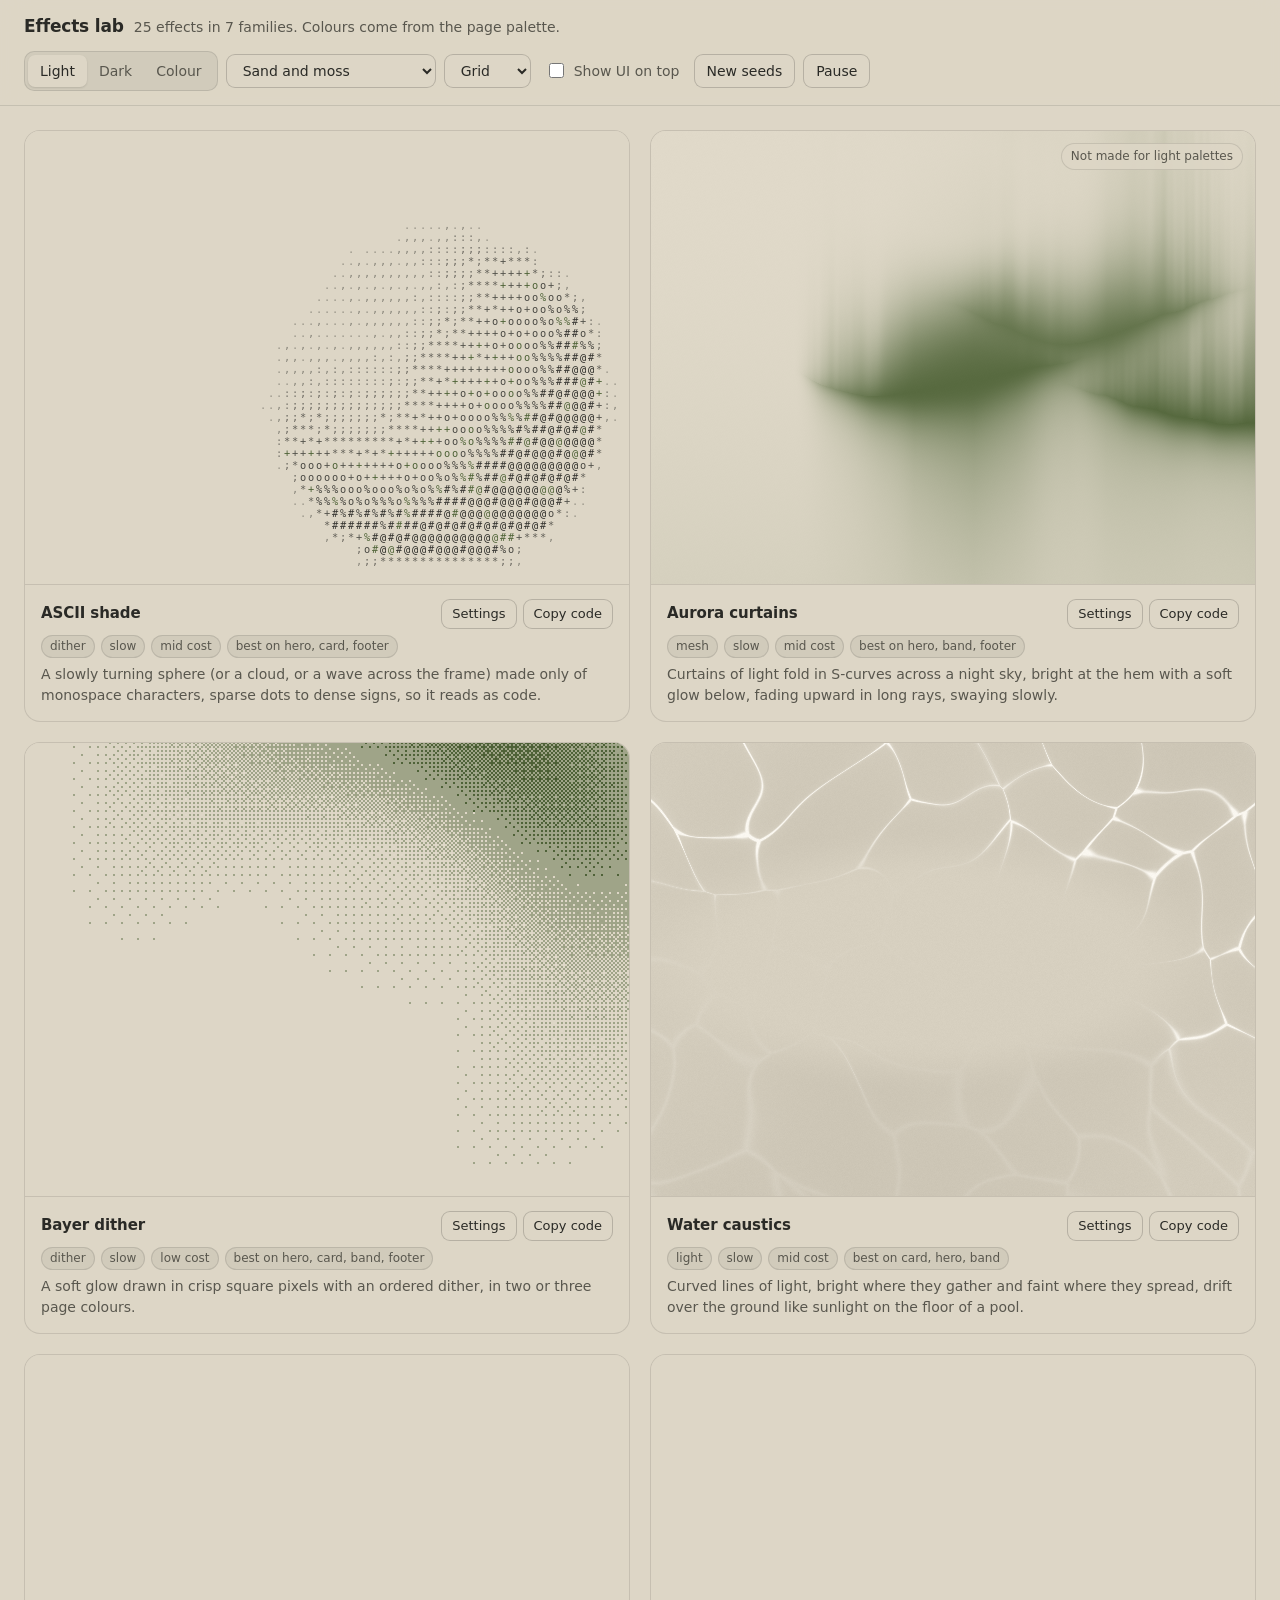
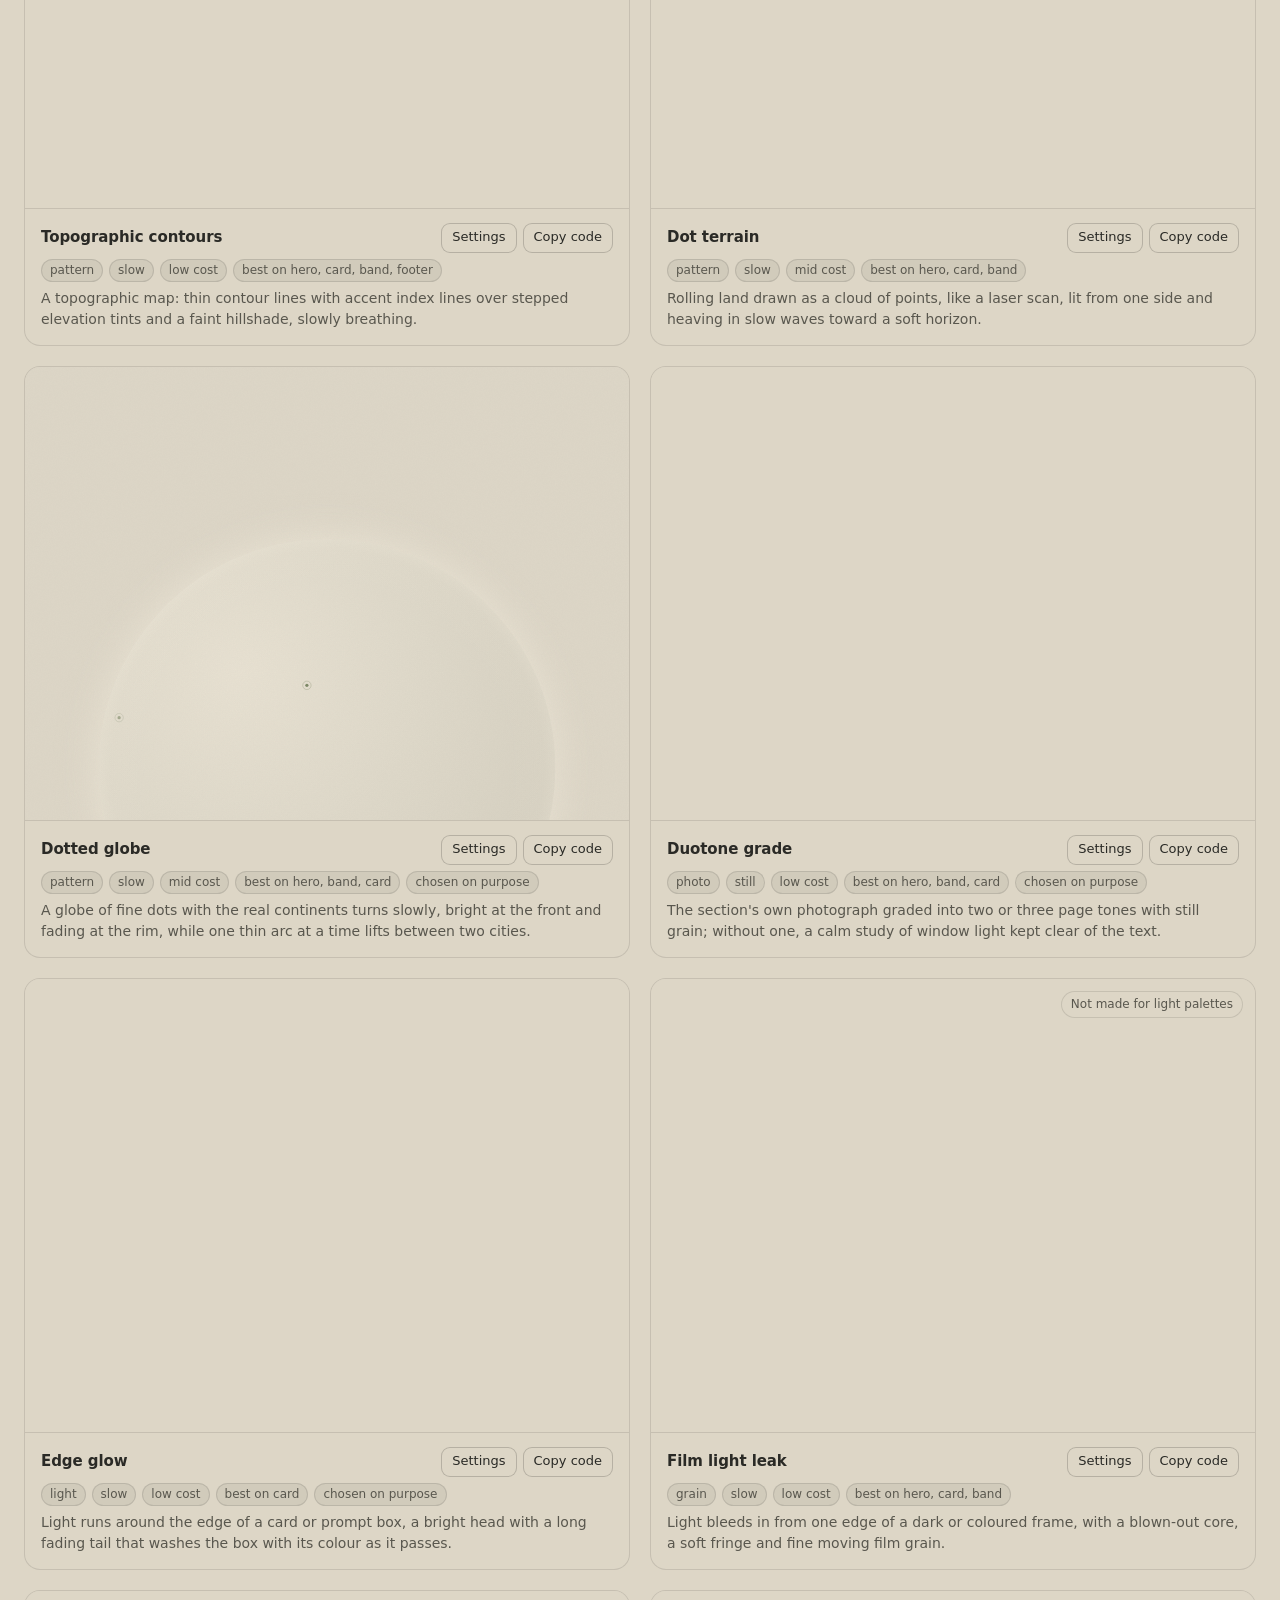
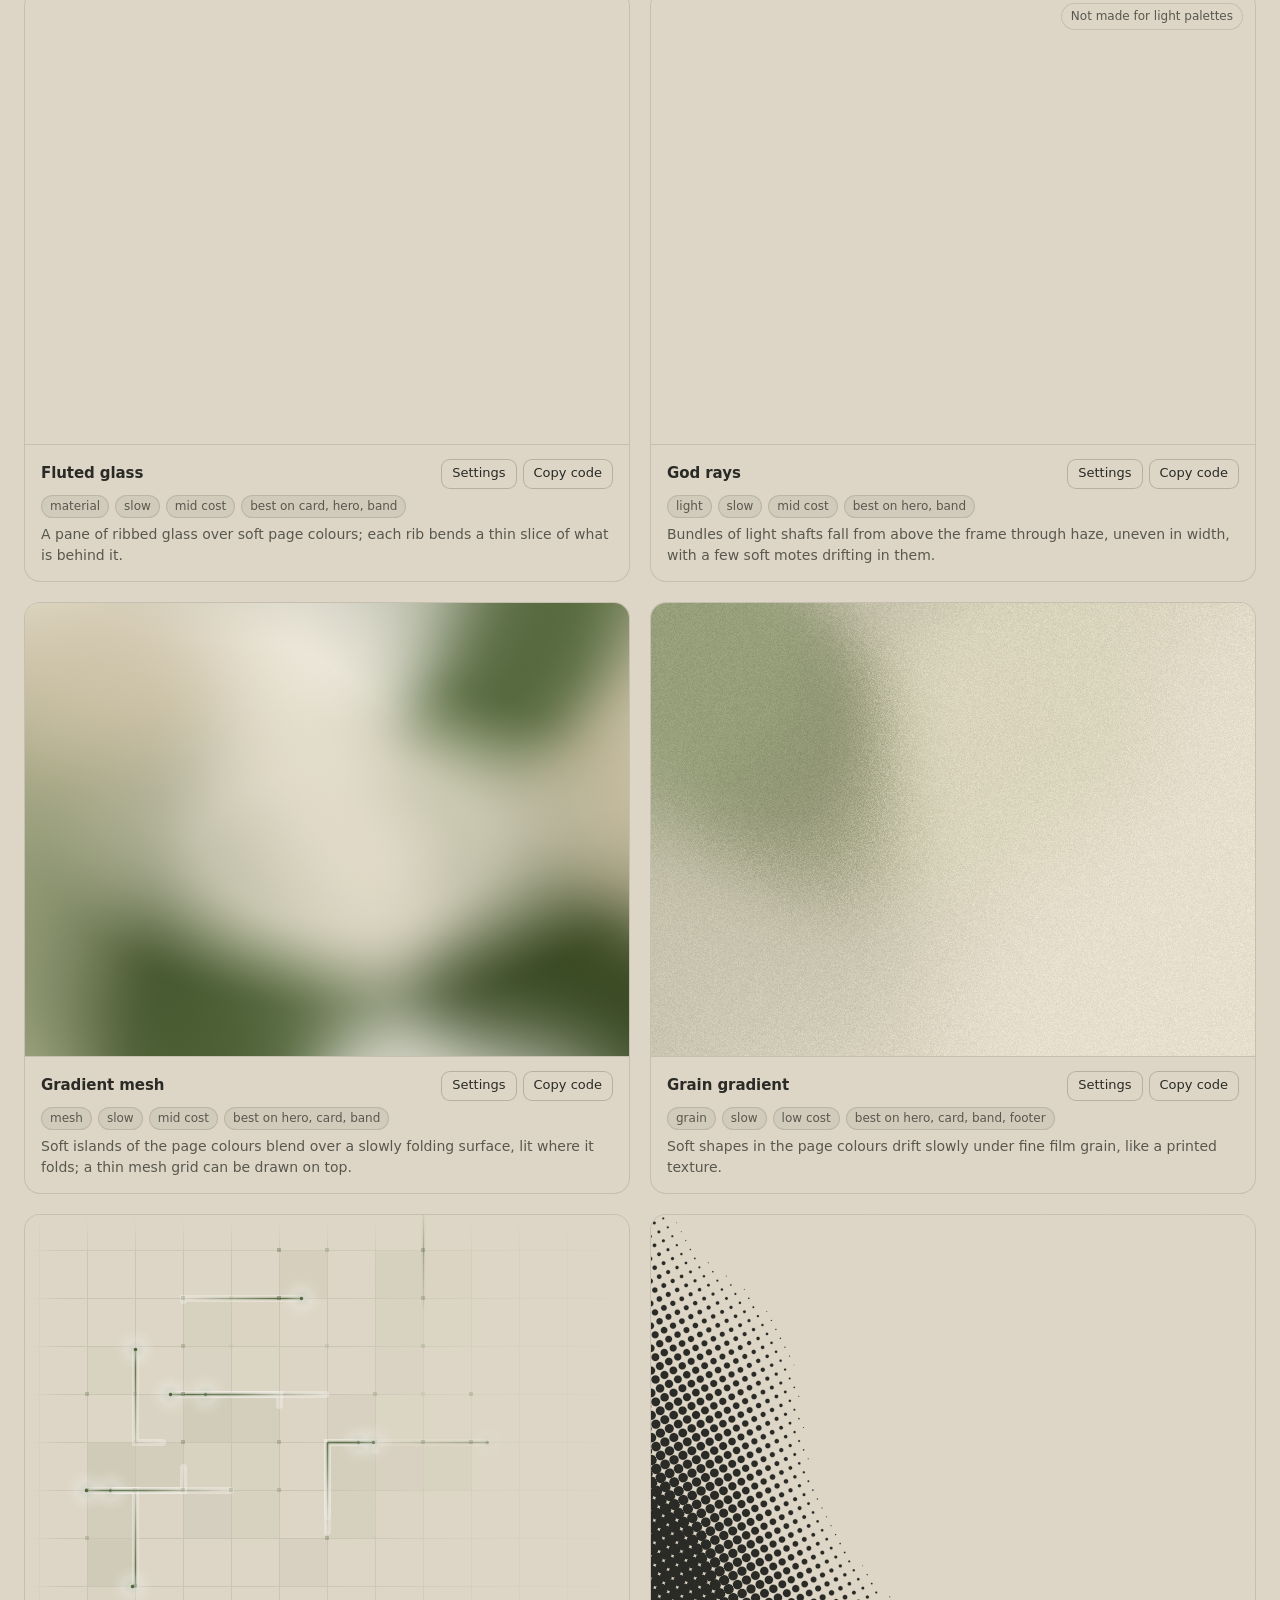
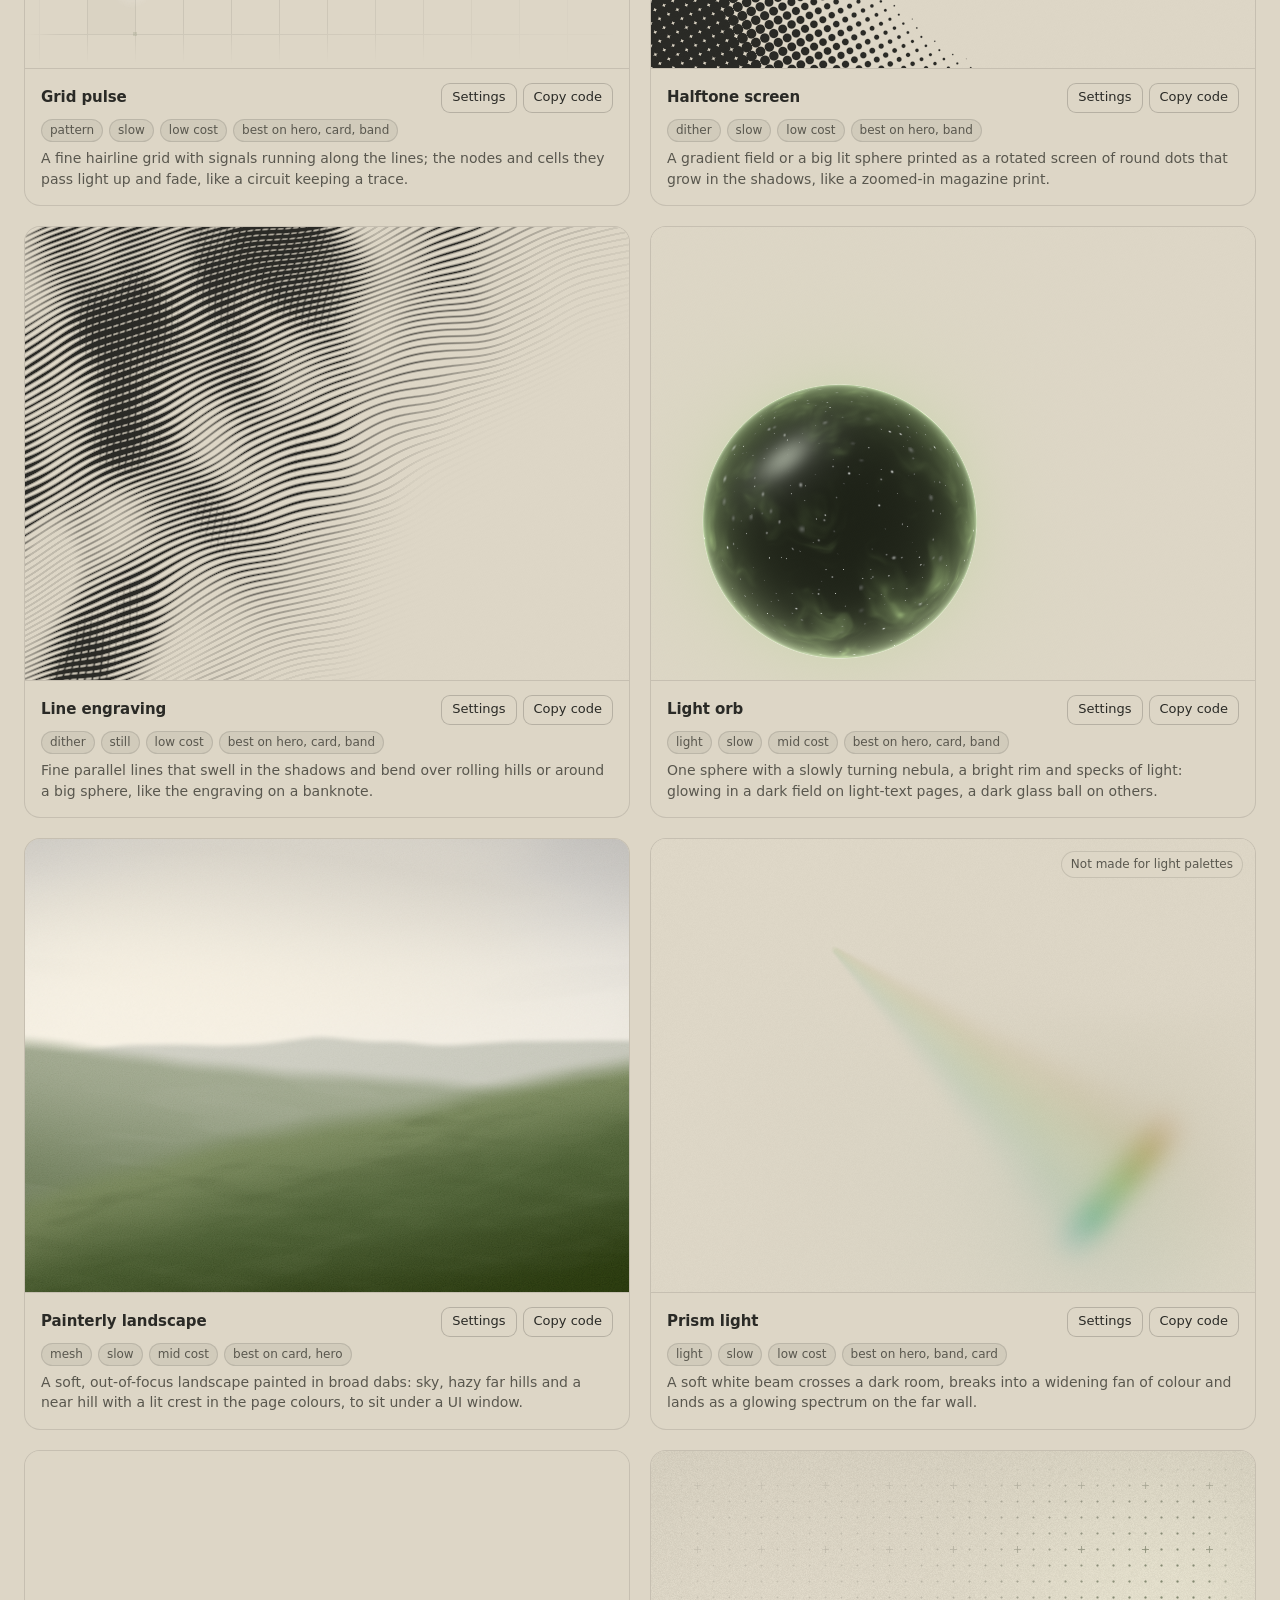
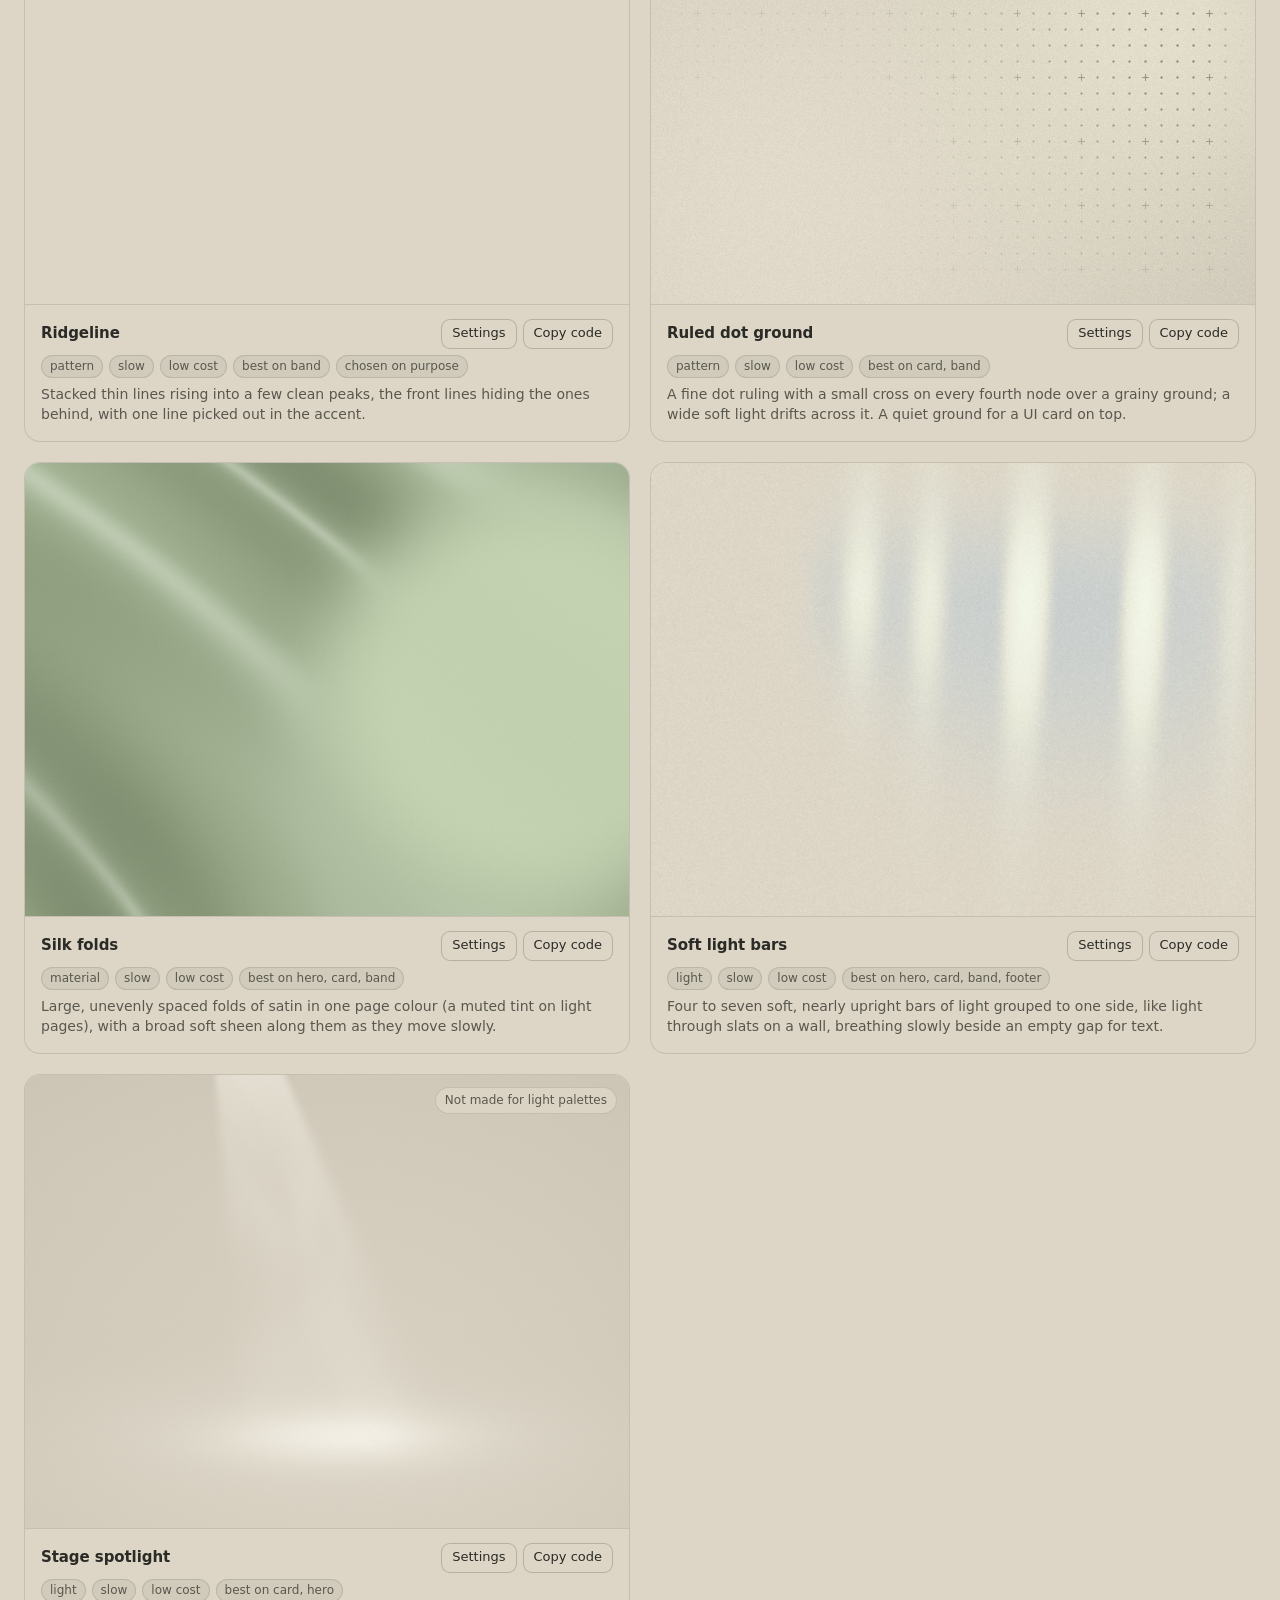
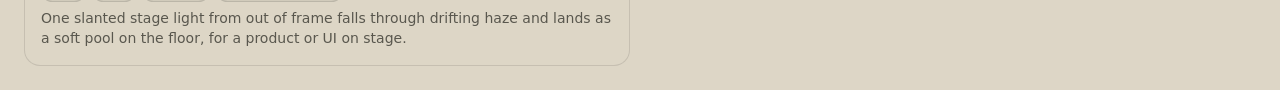
<file: .claude/skills/design-taste-frontend/assets/effects/lab.html>
<!doctype html>
<html lang="en">
<head>
<script>window.__tpGlMax = 16;   /* a gallery shows many live effects at once; a page of a site keeps the default 4 (fx.js) */</script>
<meta charset="utf-8">
<meta name="viewport" content="width=device-width, initial-scale=1">
<title>Effects lab</title>
<link rel="icon" href="data:,">
<style>
  :root {
    --bg: #ddd6c6; --surface: #d2cab8; --ink: #2a2a26; --muted: #59574e; --accent: #4f6238; --accent-ink: #ffffff;
    --line: color-mix(in oklab, var(--ink) 13%, transparent);
    --line-strong: color-mix(in oklab, var(--ink) 22%, transparent);
    --chip: color-mix(in oklab, var(--ink) 6%, var(--bg));
    --radius: 16px;
    color-scheme: light;
  }
  * { box-sizing: border-box; }
  html { -webkit-text-size-adjust: 100%; }
  body {
    margin: 0; background: var(--bg); color: var(--ink);
    font: 14px/1.45 ui-sans-serif, system-ui, -apple-system, "Segoe UI", Roboto, "Helvetica Neue", Arial, sans-serif;
    -webkit-font-smoothing: antialiased;
  }
  button, select, input { font: inherit; color: inherit; }
  .bar {
    position: sticky; top: 0; z-index: 20;
    display: flex; flex-wrap: wrap; align-items: center; justify-content: space-between; gap: 12px 20px;
    padding: 14px 24px; background: color-mix(in oklab, var(--bg) 90%, transparent);
    backdrop-filter: saturate(1.2) blur(14px); -webkit-backdrop-filter: saturate(1.2) blur(14px);
    border-bottom: 1px solid var(--line);
  }
  .title { display: flex; align-items: baseline; gap: 10px; min-width: 0; }
  .title h1 { margin: 0; font-size: 17px; font-weight: 640; letter-spacing: -0.01em; }
  .title p { margin: 0; color: var(--muted); white-space: nowrap; overflow: hidden; text-overflow: ellipsis; }
  .controls { display: flex; flex-wrap: wrap; align-items: center; gap: 8px; }
  .seg { display: inline-flex; padding: 3px; border-radius: 10px; background: var(--chip); border: 1px solid var(--line); }
  .seg button { border: 0; background: transparent; padding: 6px 12px; border-radius: 7px; cursor: pointer; color: var(--muted); }
  .seg button[aria-pressed="true"] { background: var(--bg); color: var(--ink); box-shadow: 0 1px 2px color-mix(in oklab, var(--ink) 14%, transparent); }
  .btn, select {
    height: 34px; padding: 0 12px; border-radius: 9px; border: 1px solid var(--line-strong); background: var(--bg);
    cursor: pointer; display: inline-flex; align-items: center; gap: 6px;
  }
  .btn:hover, select:hover { border-color: color-mix(in oklab, var(--ink) 35%, transparent); }
  .btn.primary { background: var(--ink); color: var(--bg); border-color: var(--ink); }
  label.check { display: inline-flex; align-items: center; gap: 7px; padding: 0 6px; cursor: pointer; color: var(--muted); }
  label.check input { accent-color: var(--accent); width: 15px; height: 15px; }
  select { max-width: 210px; }

  .grid {
    display: grid; gap: 20px; padding: 24px; max-width: 1680px; margin: 0 auto;
    grid-template-columns: repeat(auto-fit, minmax(min(100%, 400px), 1fr));
  }
  body[data-layout="wide"] .grid { grid-template-columns: 1fr; max-width: 1280px; }
  body[data-layout="hero"] .grid { grid-template-columns: 1fr; max-width: none; padding: 0; gap: 0; }
  .tile { border: 1px solid var(--line); border-radius: var(--radius); overflow: hidden; background: var(--bg); display: flex; flex-direction: column; min-width: 0; }
  body[data-layout="hero"] .tile { border-radius: 0; border-width: 0 0 1px; }
  .stage { position: relative; aspect-ratio: 4 / 3; overflow: hidden; }
  body[data-layout="wide"] .stage { aspect-ratio: 16 / 9; }
  body[data-layout="hero"] .stage { aspect-ratio: auto; height: 100vh; min-height: 560px; }
  .stage[data-unfit]::after {
    content: attr(data-unfit); position: absolute; top: 12px; right: 12px; padding: 4px 9px; border-radius: 999px;
    font-size: 12px; background: color-mix(in oklab, var(--bg) 85%, transparent); color: var(--muted); border: 1px solid var(--line);
  }

  /* sample content that sits on the effect */
  .sample { position: absolute; inset: 0; display: none; pointer-events: none; }
  body[data-ui="1"] .sample { display: block; }
  .sample-card {
    position: absolute; left: 22px; bottom: 22px; width: min(232px, calc(100% - 44px));
    display: grid; grid-template-columns: 36px 1fr; gap: 10px; align-items: center;
    padding: 12px 14px 12px 12px; border-radius: 12px; background: var(--surface); color: var(--ink);
    box-shadow: 0 1px 1px color-mix(in oklab, var(--ink) 8%, transparent), 0 10px 30px -12px rgb(0 0 0 / 0.3);
    border: 1px solid color-mix(in oklab, var(--ink) 8%, transparent);
  }
  .sample-card .ic {
    width: 36px; height: 36px; border-radius: 8px; background: var(--bg);
    background-image: radial-gradient(color-mix(in oklab, var(--ink) 55%, transparent) 1.1px, transparent 1.4px);
    background-size: 6px 6px; background-position: 3px 3px; border: 1px solid var(--line);
  }
  .sample-card b { display: block; font-size: 13px; font-weight: 600; }
  .sample-card span { display: block; font-size: 12px; color: var(--muted); font-variant-numeric: tabular-nums; }
  .sample-card .track { grid-column: 1 / -1; height: 4px; border-radius: 4px; background: color-mix(in oklab, var(--ink) 12%, transparent); position: relative; }
  .sample-card .track i { position: absolute; inset: 0 45% 0 0; border-radius: inherit; background: var(--accent); }
  .sample-head { position: absolute; left: 24px; top: 22px; right: 24px; color: var(--ink); }
  .sample-head b { display: block; font-size: clamp(18px, 2.2vw, 30px); font-weight: 640; letter-spacing: -0.02em; line-height: 1.1; max-width: 16ch; }
  .sample-head span { display: block; margin-top: 6px; color: var(--muted); max-width: 34ch; }
  body[data-layout="hero"] .sample-head { left: 48px; top: auto; bottom: 30vh; }
  body[data-layout="hero"] .sample-head b { font-size: clamp(36px, 5vw, 72px); }
  body[data-layout="hero"] .sample-card { left: 48px; bottom: 48px; }

  /* card layout: a feature card with an inset effect panel and a small UI window on it */
  .card-head { display: none; }
  body[data-layout="card"] .grid { grid-template-columns: repeat(auto-fit, minmax(min(100%, 460px), 1fr)); max-width: 1240px; gap: 16px; }
  body[data-layout="card"] .tile { padding: 22px; border: 0; background: color-mix(in oklab, var(--ink) 4.5%, var(--bg)); border-radius: 18px; }
  body[data-layout="card"] .card-head { display: block; }
  .card-head b { display: block; font-size: 15px; font-weight: 620; }
  .card-head p { margin: 4px 0 0; color: var(--muted); max-width: 52ch; }
  body[data-layout="card"] .stage { margin-top: 18px; border-radius: 12px; aspect-ratio: 16 / 10; }
  body[data-layout="card"] .info { display: none; }
  body[data-layout="card"] .sample { display: block; }
  body[data-layout="card"] .sample-head, body[data-layout="card"] .sample-card { display: none; }
  .window { display: none; }
  body[data-layout="card"] .window {
    display: block; position: absolute; left: 50%; top: 54%; transform: translate(-50%, -50%); width: 64%;
    border-radius: 10px; background: var(--surface); color: var(--ink);
    box-shadow: 0 1px 0 color-mix(in oklab, var(--ink) 6%, transparent), 0 18px 40px -16px rgb(0 0 0 / 0.35);
    border: 1px solid color-mix(in oklab, var(--ink) 10%, transparent); overflow: hidden; font-size: 12px;
  }
  .window .wbar { display: flex; align-items: center; gap: 5px; padding: 8px 10px; border-bottom: 1px solid var(--line); }
  .window .wbar i { width: 7px; height: 7px; border-radius: 50%; background: color-mix(in oklab, var(--ink) 22%, transparent); }
  .window .wbar span { margin-left: 8px; color: var(--muted); }
  .window .wbody { padding: 12px 12px 14px; display: grid; gap: 8px; }
  .window .wrow { display: flex; align-items: center; justify-content: space-between; gap: 10px; }
  .window .wrow em { font-style: normal; color: var(--muted); font-variant-numeric: tabular-nums; }
  .window .wbtn { justify-self: start; margin-top: 2px; padding: 5px 10px; border-radius: 7px; background: var(--accent); color: var(--accent-ink); font-weight: 600; }
  .info { padding: 14px 16px 16px; display: grid; gap: 4px; border-top: 1px solid var(--line); }
  body[data-layout="hero"] .info { display: none; }
  .info-top { display: flex; align-items: center; justify-content: space-between; gap: 12px; }
  .info h2 { margin: 0; font-size: 15px; font-weight: 620; letter-spacing: -0.005em; }
  .tags { display: flex; flex-wrap: wrap; gap: 6px; margin: 2px 0 2px; }
  .tags span { font-size: 12px; padding: 2px 8px; border-radius: 999px; background: var(--chip); color: var(--muted); border: 1px solid var(--line); }
  .look { margin: 0; color: var(--muted); }
  .actions { display: flex; gap: 6px; flex: none; }
  .actions .btn { height: 30px; padding: 0 10px; font-size: 13px; }

  .params { display: none; padding: 4px 16px 16px; gap: 10px 18px; grid-template-columns: repeat(auto-fill, minmax(170px, 1fr)); }
  .tile.open .params { display: grid; }
  .param { display: grid; gap: 4px; }
  .param label { display: flex; justify-content: space-between; font-size: 12px; color: var(--muted); }
  .param output { color: var(--ink); font-variant-numeric: tabular-nums; }
  .param input[type=range] { width: 100%; accent-color: var(--ink); margin: 0; }
  .params .row { grid-column: 1 / -1; display: flex; gap: 8px; align-items: center; }
  .params .row input { width: 90px; height: 30px; border-radius: 8px; border: 1px solid var(--line-strong); background: var(--bg); padding: 0 8px; }

  .empty { padding: 80px 24px; text-align: center; color: var(--muted); }
  .toast {
    position: fixed; left: 50%; bottom: 24px; transform: translate(-50%, 20px); opacity: 0; pointer-events: none;
    background: var(--ink); color: var(--bg); padding: 9px 14px; border-radius: 10px; transition: .25s ease; z-index: 30;
  }
  .toast.on { opacity: 1; transform: translate(-50%, 0); }
  @media (max-width: 640px) {
    .bar { padding: 12px 16px; }
    .grid { padding: 16px; gap: 16px; }
    .title p { display: none; }
  }
</style>
</head>
<body data-layout="grid">
<header class="bar">
  <div class="title">
    <h1>Effects lab</h1>
    <p id="count"></p>
  </div>
  <div class="controls">
    <div class="seg" role="group" aria-label="Palette type">
      <button type="button" data-kind="light">Light</button>
      <button type="button" data-kind="dark">Dark</button>
      <button type="button" data-kind="colour">Colour</button>
    </div>
    <select id="pal" aria-label="Palette"></select>
    <select id="layout" aria-label="Layout"><option value="grid">Grid</option><option value="card">Cards</option><option value="wide">Wide</option><option value="hero">Hero</option></select>
    <label class="check"><input type="checkbox" id="ui"> Show UI on top</label>
    <button type="button" class="btn" id="reseed">New seeds</button>
    <button type="button" class="btn" id="pause">Pause</button>
  </div>
</header>
<main class="grid" id="grid"></main>
<div class="toast" id="toast" role="status"></div>
<script id="palettes" type="application/json">[{"id":"white-link-blue","name":"Sheet and biro","bg":"#ffffff","surface":"#f4f4f4","ink":"#111111","muted":"#6b6b6b","accent":"#1a4be0","accentInk":"#ffffff"},{"id":"cool-white-slate","name":"Frost and slate","bg":"#f7f9fa","surface":"#ecf0f2","ink":"#1f3038","muted":"#5d6b72","accent":"#0d7480","accentInk":"#ffffff"},{"id":"rose-grey-green","name":"Rose grey, green","bg":"#ebe5e3","surface":"#e1dad7","ink":"#2b2622","muted":"#6a615d","accent":"#0f7d45","accentInk":"#ffffff"},{"id":"paper-grey-brass","name":"Newsprint and brass","bg":"#e8e8e3","surface":"#dcdcd6","ink":"#181715","muted":"#63625c","accent":"#bfb21a","accentInk":"#181715"},{"id":"stone-blueprint","name":"Stone and blueprint","bg":"#dfdedb","surface":"#d3d2ce","ink":"#26251e","muted":"#5f5d55","accent":"#2456d6","accentInk":"#ffffff"},{"id":"white-navy-tab","name":"Navy on white","bg":"#ffffff","surface":"#f4f4f2","ink":"#1f2b4d","muted":"#6a7186","accent":"#f7941d","accentInk":"#1f2b4d"},{"id":"three-stones","name":"Three stones","bg":"#eeecea","surface":"#e4e1dd","ink":"#333231","muted":"#6b6763","accent":"#5c6b54","accentInk":"#ffffff"},{"id":"putty-black-teal","name":"Putty and black","bg":"#dedad3","surface":"#d3cec6","ink":"#0a0a0a","muted":"#5c5852","accent":"#256f82","accentInk":"#ffffff"},{"id":"moss-sand","name":"Sand and moss","bg":"#ddd6c6","surface":"#d2cab8","ink":"#2a2a26","muted":"#59574e","accent":"#4f6238","accentInk":"#ffffff"},{"id":"green-mat-chocolate","name":"Bone, green, chocolate","bg":"#e5e1d8","surface":"#dad5ca","ink":"#2a1d17","muted":"#6b5b51","accent":"#456f3a","accentInk":"#ffffff"},{"id":"lunar-grey-bronze","name":"Lunar and bronze","bg":"#111111","surface":"#1c1c1c","ink":"#f2f2f2","muted":"#8f8f8f","accent":"#a08672","accentInk":"#111111"},{"id":"blue-black-cornflower","name":"Night and sky blue","bg":"#0a0d14","surface":"#131824","ink":"#e9edf3","muted":"#8891a1","accent":"#5ab9fc","accentInk":"#0a0d14"},{"id":"green-black-bone","name":"Green-black and bone","bg":"#161c1a","surface":"#1f2725","ink":"#e3e2da","muted":"#8e948d","accent":"#9fc7b8","accentInk":"#161c1a"},{"id":"black-crimson","name":"Black and crimson","bg":"#0a0a0a","surface":"#151515","ink":"#efefef","muted":"#8c8c8c","accent":"#b11226","accentInk":"#ffffff"},{"id":"forest-pale-lime","name":"Forest and lime","bg":"#0f1f10","surface":"#162a17","ink":"#ffffff","muted":"#9aa39a","accent":"#c6f19d","accentInk":"#0f1f10"},{"id":"charcoal-room-sage","name":"Charcoal and sage","bg":"#1c1c1c","surface":"#262626","ink":"#f1f1ef","muted":"#9a9b96","accent":"#8fa68e","accentInk":"#1c1c1c"},{"id":"warm-black-gold","name":"Warm black, gold","bg":"#0c0a08","surface":"#181512","ink":"#ffffff","muted":"#8f8a84","accent":"#c9a45a","accentInk":"#0c0a08"},{"id":"graphite-safety-orange","name":"Graphite and orange","bg":"#18191b","surface":"#222427","ink":"#eff0f1","muted":"#9c9ea3","accent":"#ff4a1f","accentInk":"#18191b"},{"id":"soot-pale-lime","name":"Soot and lime","bg":"#0f0f0f","surface":"#1a1a1a","ink":"#ffffff","muted":"#8f8f8f","accent":"#dafa9c","accentInk":"#0f0f0f"},{"id":"plum-black-pink","name":"Plum-black and pink","bg":"#0d060b","surface":"#1b0e17","ink":"#ffffff","muted":"#9a8f97","accent":"#ff488b","accentInk":"#0d060b"},{"id":"white-signal-red","name":"Signal red, white","bg":"#ffffff","surface":"#f2f2f2","ink":"#0a0a0a","muted":"#6b6b6b","accent":"#d92b21","accentInk":"#ffffff"},{"id":"white-mint-tiles","name":"Greys and mint","bg":"#ffffff","surface":"#f3f3f3","ink":"#232323","muted":"#6e6e6e","accent":"#a1ffcb","accentInk":"#232323"},{"id":"cool-grey-cobalt","name":"Cool grey, cobalt","bg":"#eef0f3","surface":"#e2e5ea","ink":"#0b0c0e","muted":"#5d6470","accent":"#1f2de6","accentInk":"#ffffff"},{"id":"offwhite-bottle-yellow","name":"Bottle ink, yellow","bg":"#f7f7f7","surface":"#ebebeb","ink":"#0d2a1c","muted":"#5f6b64","accent":"#f6e016","accentInk":"#0d2a1c"},{"id":"teal-on-paper","name":"Teal on paper","bg":"#f7f9f8","surface":"#ebf0ee","ink":"#06525c","muted":"#2f737d","accent":"#06525c","accentInk":"#f7f9f8"},{"id":"navy-pink","name":"Navy and pink","bg":"#1a2039","surface":"#212846","ink":"#f9a3c0","muted":"#b9879c","accent":"#f9a3c0","accentInk":"#1a2039"},{"id":"blush-aubergine","name":"Blush and aubergine","bg":"#edccbe","surface":"#e8c2b2","ink":"#351a2b","muted":"#6c4857","accent":"#351a2b","accentInk":"#edccbe"},{"id":"cobalt-on-sand","name":"Cobalt on sand","bg":"#e6dbc7","surface":"#ddd0b9","ink":"#062b8a","muted":"#3a5aa8","accent":"#062b8a","accentInk":"#e6dbc7"},{"id":"oxblood-grey","name":"Oxblood and grey","bg":"#e2e2e2","surface":"#d6d6d6","ink":"#7d0c14","muted":"#7a4a4e","accent":"#7d0c14","accentInk":"#e2e2e2"},{"id":"olive-on-bone","name":"Olive on bone","bg":"#ecebe7","surface":"#e1dfd9","ink":"#38450f","muted":"#5d683a","accent":"#38450f","accentInk":"#ecebe7"},{"id":"burgundy-bubblegum","name":"Burgundy and bubblegum","bg":"#3d0012","surface":"#4d0519","ink":"#ff99d3","muted":"#c77aa0","accent":"#ff99d3","accentInk":"#3d0012"},{"id":"bottle-green-gold","name":"Bottle green, gold","bg":"#133621","surface":"#1a4429","ink":"#f4d96c","muted":"#b3a55e","accent":"#f4d96c","accentInk":"#133621"},{"id":"cobalt-field","name":"Cobalt field","bg":"#0034eb","surface":"#002fd6","ink":"#ffffff","muted":"#dfe4f2","accent":"#e9e34a","accentInk":"#111111"},{"id":"mustard-field","name":"Mustard and black","bg":"#e1ac10","surface":"#cd9d0f","ink":"#0b0b0b","muted":"#4d3d0a","accent":"#24338f","accentInk":"#ffffff"},{"id":"carmine-field","name":"Carmine field","bg":"#9c1220","surface":"#8a101c","ink":"#ffffff","muted":"#f0b9bd","accent":"#ffd9dc","accentInk":"#9c1220"},{"id":"pink-field-lime","name":"Bubblegum and lime","bg":"#ff87ab","surface":"#ff739d","ink":"#0a0a0a","muted":"#6b1f3a","accent":"#def915","accentInk":"#0a0a0a"},{"id":"sky-field-navy","name":"Sky and navy","bg":"#6bb4ee","surface":"#7dbdf0","ink":"#0e1822","muted":"#1b3d5c","accent":"#ff5a1f","accentInk":"#0e1822"},{"id":"orange-field-black","name":"Orange and black","bg":"#ff7a1f","surface":"#ff8633","ink":"#050f16","muted":"#5a2306","accent":"#050f16","accentInk":"#ff7a1f"},{"id":"tobacco-olive","name":"Tobacco and olive","bg":"#472913","surface":"#55321a","ink":"#e4e0cf","muted":"#b39f84","accent":"#525e1b","accentInk":"#e4e0cf"},{"id":"poster-chapters","name":"Poster chapters","bg":"#e6e0d2","surface":"#dcd5c5","ink":"#1a1a1a","muted":"#5f5b52","accent":"#18bc42","accentInk":"#1a1a1a"},{"id":"blue-red-black","name":"Blue, red, black","bg":"#ffffff","surface":"#f3f3f3","ink":"#0a0a0a","muted":"#6b6b6b","accent":"#1f30e0","accentInk":"#ffffff"},{"id":"charcoal-primaries","name":"Charcoal and primaries","bg":"#191919","surface":"#242424","ink":"#ffffff","muted":"#9a9a9a","accent":"#0c7866","accentInk":"#ffffff"},{"id":"ultramarine-yellow","name":"Ultramarine and yellow","bg":"#1423b8","surface":"#1220a6","ink":"#ffffff","muted":"#e4e2d6","accent":"#1fc27a","accentInk":"#0a0a0a"},{"id":"candy-chapters","name":"Candy chapters","bg":"#ffd249","surface":"#f5c63c","ink":"#0a0a0a","muted":"#5e4a0a","accent":"#f53fd6","accentInk":"#0a0a0a"},{"id":"orange-sky-lime","name":"Orange, sky, lime","bg":"#ff8126","surface":"#ff8d3a","ink":"#111111","muted":"#5c2a05","accent":"#de194b","accentInk":"#ffffff"},{"id":"post-red-mustard","name":"Post red, mustard","bg":"#e2dccf","surface":"#d7d0c1","ink":"#2a1110","muted":"#6b524c","accent":"#4a6f84","accentInk":"#ffffff"},{"id":"mint-orange-grey","name":"Grey, mint, orange","bg":"#ffffff","surface":"#f5f5f5","ink":"#000000","muted":"#666666","accent":"#a7ff9c","accentInk":"#000000"},{"id":"report-blocks","name":"Report blocks","bg":"#ffffff","surface":"#f6f6f6","ink":"#000000","muted":"#5f5f5f","accent":"#fe7141","accentInk":"#000000"},{"id":"card-pastels","name":"Card pastels","bg":"#f7f7f5","surface":"#ebebe8","ink":"#000000","muted":"#666662","accent":"#d0106f","accentInk":"#ffffff"},{"id":"mint-pink-accounts","name":"Mint and pink","bg":"#f8f8f8","surface":"#eeeeee","ink":"#0a0a0a","muted":"#6a6a6a","accent":"#1f6b3a","accentInk":"#ffffff"},{"id":"swap-pastels","name":"Swapping pastels","bg":"#c3d7e5","surface":"#d0e0eb","ink":"#141414","muted":"#4a5068","accent":"#0f5257","accentInk":"#ffffff"},{"id":"blush-sage-slate","name":"Blush, sage, slate","bg":"#a6b3bc","surface":"#b2bdc5","ink":"#1c1c1c","muted":"#38424a","accent":"#2c3620","accentInk":"#e3e2da"},{"id":"candy-on-black","name":"Candy on black","bg":"#000000","surface":"#0d0d0d","ink":"#ffffff","muted":"#999999","accent":"#93f1f7","accentInk":"#000000"},{"id":"sky-sand","name":"Sky and sand","bg":"#cbe4f2","surface":"#bcdcee","ink":"#0a0a0a","muted":"#44606e","accent":"#b0298f","accentInk":"#ffffff"},{"id":"studio-grey","name":"Studio grey","bg":"#a8a8aa","surface":"#b4b4b6","ink":"#0e0e0e","muted":"#3a3a3c","accent":"#1f5c49","accentInk":"#ffffff"},{"id":"walnut-tan","name":"Walnut and tan","bg":"#2b2216","surface":"#382d1e","ink":"#e4e2da","muted":"#a39a8b","accent":"#bda38b","accentInk":"#2b2216"}]</script>
<script id="presets" type="application/json">{"light":"moss-sand","dark":"blue-black-cornflower","colour":"cobalt-field"}</script>
<script type="module">
  import fx from './fx.js';

  const q = new URLSearchParams(location.search);
  const PALETTES = JSON.parse(document.getElementById('palettes').textContent);
  const PRESETS = JSON.parse(document.getElementById('presets').textContent);
  const byId = Object.fromEntries(PALETTES.map(p => [p.id, p]));
  const $ = s => document.querySelector(s);
  const grid = $('#grid');

  if (q.has('fallback')) fx.config.forceFallback = true;
  if (q.has('webgl1')) fx.config.forceWebGL1 = true;
  if (q.has('time')) fx.setClock(+q.get('time'));
  document.body.dataset.layout = ['wide', 'hero', 'card'].includes(q.get('layout')) ? q.get('layout') : 'grid';
  $('#layout').value = document.body.dataset.layout;
  $('#layout').addEventListener('change', e => { document.body.dataset.layout = e.target.value; syncUrl(); });
  document.body.dataset.ui = q.get('ui') === '1' ? '1' : '0';
  $('#ui').checked = document.body.dataset.ui === '1';

  let palette = pickPalette(q.get('palette') || 'light');
  let paused = false;
  const tiles = [];

  function pickPalette(key) {
    const id = PRESETS[key] || key;
    return byId[id] || byId[PRESETS.light] || PALETTES[0];
  }
  function applyPalette(p) {
    const r = document.documentElement.style;
    r.setProperty('--bg', p.bg); r.setProperty('--surface', p.surface); r.setProperty('--ink', p.ink);
    r.setProperty('--muted', p.muted); r.setProperty('--accent', p.accent); r.setProperty('--accent-ink', p.accentInk);
    document.documentElement.style.colorScheme = fx.paletteKind(p) === 'light' ? 'light' : 'dark';
    const kind = fx.paletteKind(p);
    for (const b of document.querySelectorAll('.seg button')) b.setAttribute('aria-pressed', String(PRESETS[b.dataset.kind] === p.id));
    $('#pal').value = p.id;
    for (const t of tiles) {
      const fits = t.meta.palettes.includes(kind);
      if (fits) t.stage.removeAttribute('data-unfit'); else t.stage.setAttribute('data-unfit', `Not made for ${kind} palettes`);
      t.ctrl?.setPalette(fx.normalizePalette(p));
    }
  }
  function toast(msg) {
    const el = $('#toast'); el.textContent = msg; el.classList.add('on');
    clearTimeout(toast.t); toast.t = setTimeout(() => el.classList.remove('on'), 1600);
  }
  const fmt = (v, d) => (d.step && d.step >= 1 ? String(Math.round(v)) : (+v).toFixed(2));

  function snippet(t) {
    const p = t.ctrl.params, d = t.meta.params || {};
    const changed = Object.fromEntries(Object.entries(p).filter(([k, v]) => d[k] && v !== d[k].default));
    const attrs = [`data-fx="${t.meta.id}"`, `data-fx-seed="${t.ctrl.seed}"`];
    if (Object.keys(changed).length) attrs.push(`data-fx-params='${JSON.stringify(changed)}'`);
    return `<div ${attrs.join(' ')}></div>`;
  }

  function buildTile(meta, i) {
    const tile = document.createElement('article');
    tile.className = 'tile';
    tile.dataset.id = meta.id;
    tile.innerHTML = `
      <div class="card-head"><b></b><p></p></div>
      <div class="stage">
        <div class="sample" aria-hidden="true">
          <div class="window"><div class="wbar"><i></i><i></i><i></i><span>Settings</span></div>
            <div class="wbody"><div class="wrow"><span>Grain</span><em>0.60</em></div><div class="wrow"><span>Speed</span><em>0.50</em></div><span class="wbtn">Apply</span></div></div>
          <div class="sample-head"><b>A headline sits here</b><span>Secondary text, to check contrast on the effect.</span></div>
          <div class="sample-card"><div class="ic"></div><div><b></b><span></span></div><div class="track"><i></i></div></div>
        </div>
      </div>
      <div class="info">
        <div class="info-top">
          <h2></h2>
          <div class="actions">
            <button type="button" class="btn" data-act="params" aria-expanded="false">Settings</button>
            <button type="button" class="btn" data-act="copy">Copy code</button>
          </div>
        </div>
        <div class="tags"></div>
        <p class="look"></p>
      </div>
      <div class="params"></div>`;
    tile.querySelector('h2').textContent = meta.name;
    tile.querySelector('.card-head b').textContent = meta.name;
    tile.querySelector('.card-head p').textContent = meta.look;
    tile.querySelector('.window .wbar span').textContent = meta.name;
    const wk = Object.keys(meta.params || {}).slice(0, 2);
    tile.querySelectorAll('.window .wrow').forEach((row, n) => {
      const k = wk[n];
      if (!k) { row.remove(); return; }
      row.querySelector('span').textContent = k[0].toUpperCase() + k.slice(1);
      row.querySelector('em').textContent = fmt(meta.params[k].default, meta.params[k]);
    });
    tile.querySelector('.look').textContent = meta.look;
    tile.querySelector('.sample-card b').textContent = meta.name;
    const keys = Object.keys(meta.params || {}).slice(0, 2);
    tile.querySelector('.sample-card span').textContent = keys.map(k => `${k} ${fmt(meta.params[k].default, meta.params[k])}`).join(' · ');
    const tags = [meta.family, meta.motion, `${meta.cost} cost`, `best on ${meta.bestOn.join(', ')}`, ...(meta.random === false ? ['chosen on purpose'] : [])];
    tile.querySelector('.tags').append(...tags.map(s => Object.assign(document.createElement('span'), { textContent: s })));
    const stage = tile.querySelector('.stage');
    const seed = q.has('seed') ? (+q.get('seed') + i * 101) : 1000 + i * 37;
    const t = { meta, tile, stage, seed, ctrl: null };
    tile.querySelector('[data-act="copy"]').addEventListener('click', async () => {
      if (!t.ctrl) return;
      try { await navigator.clipboard.writeText(snippet(t)); toast('Code copied'); }
      catch (_) { prompt('Copy this code', snippet(t)); }
    });
    tile.querySelector('[data-act="params"]').addEventListener('click', e => {
      const open = tile.classList.toggle('open');
      e.currentTarget.setAttribute('aria-expanded', String(open));
    });
    buildParams(t);
    return t;
  }

  function buildParams(t) {
    const box = t.tile.querySelector('.params');
    box.innerHTML = '';
    for (const [k, d] of Object.entries(t.meta.params || {})) {
      const id = `${t.meta.id}-${k}`;
      const row = document.createElement('div');
      row.className = 'param';
      row.innerHTML = `<label for="${id}"><span>${k}</span><output></output></label><input type="range" id="${id}">`;
      const inp = row.querySelector('input'), out = row.querySelector('output');
      inp.min = d.min; inp.max = d.max; inp.step = d.step || (d.max - d.min) / 100; inp.value = d.default;
      out.textContent = fmt(d.default, d);
      inp.addEventListener('input', () => { out.textContent = fmt(+inp.value, d); t.ctrl?.set({ [k]: +inp.value }); });
      box.append(row);
    }
    const row = document.createElement('div');
    row.className = 'row';
    row.innerHTML = `<span>Seed</span><input type="number" min="0" max="9999" step="1"><button type="button" class="btn">Reset</button>`;
    const seedIn = row.querySelector('input');
    seedIn.value = t.seed;
    seedIn.addEventListener('change', () => { t.seed = +seedIn.value || 0; remount(t); });
    row.querySelector('button').addEventListener('click', () => { buildParams(t); remount(t); });
    box.append(row);
  }

  async function remount(t, params) {
    t.ctrl = await fx.mount(t.stage, t.meta.id, { palette: fx.normalizePalette(palette), params: params || currentParams(t), seed: t.seed });
    if (paused) t.ctrl.pause();
    t.tile.querySelector('.params .row input').value = t.seed;
    // the seed may place the calm area and focal point (fx.compose): show the values in use
    for (const [k, d] of Object.entries(t.meta.params || {})) {
      const inp = t.tile.querySelector(`#${t.meta.id}-${k}`);
      if (inp && t.ctrl.params[k] != null) { inp.value = t.ctrl.params[k]; inp.previousElementSibling.querySelector('output').textContent = fmt(t.ctrl.params[k], d); }
    }
  }
  function currentParams(t) {
    const out = {};
    for (const inp of t.tile.querySelectorAll('.param input')) out[inp.id.slice(t.meta.id.length + 1)] = +inp.value;
    return out;
  }

  // controls
  for (const b of document.querySelectorAll('.seg button')) {
    b.addEventListener('click', () => { palette = pickPalette(b.dataset.kind); applyPalette(palette); syncUrl(); });
  }
  const sel = $('#pal');
  const groups = { light: [], dark: [], colour: [] };
  for (const p of PALETTES) groups[fx.paletteKind(p)].push(p);
  for (const [k, list] of Object.entries(groups)) {
    const og = document.createElement('optgroup');
    og.label = k[0].toUpperCase() + k.slice(1);
    for (const p of list) og.append(new Option(p.name, p.id));
    sel.append(og);
  }
  sel.addEventListener('change', () => { palette = pickPalette(sel.value); applyPalette(palette); syncUrl(); });
  $('#ui').addEventListener('change', e => {
    document.body.dataset.ui = e.target.checked ? '1' : '0';
    syncUrl();
    // a page puts the calm area where its text is; with the sample text on, do the same
    const calm = textCalm();
    for (const t of tiles) remount(t, calm ? { ...currentParams(t), ...calm } : {});
  });
  $('#layout').addEventListener('change', () => {
    const calm = textCalm();
    if (calm) for (const t of tiles) remount(t, { ...currentParams(t), ...calm });
  });
  // where the sample headline sits (0..1 of the frame), or null when no text is on the effect
  function textCalm() {
    const layout = document.body.dataset.layout;
    if (document.body.dataset.ui !== '1' || layout === 'card') return null;
    return layout === 'hero' ? { calmX: 0.2, calmY: 0.62 } : { calmX: 0.2, calmY: 0.18 };
  }
  $('#reseed').addEventListener('click', () => {
    for (const t of tiles) { t.seed = Math.floor(Math.random() * 10000); remount(t); }
  });
  $('#pause').addEventListener('click', e => {
    paused = !paused;
    e.currentTarget.textContent = paused ? 'Play' : 'Pause';
    for (const t of tiles) paused ? t.ctrl?.pause() : t.ctrl?.resume();
  });
  function syncUrl() {
    const u = new URL(location.href);
    u.searchParams.set('palette', palette.id);
    if (document.body.dataset.ui === '1') u.searchParams.set('ui', '1'); else u.searchParams.delete('ui');
    if (document.body.dataset.layout !== 'grid') u.searchParams.set('layout', document.body.dataset.layout); else u.searchParams.delete('layout');
    history.replaceState(null, '', u);
  }

  // load
  let index;
  try { index = await fetch('./index.json', { cache: 'no-store' }).then(r => { if (!r.ok) throw new Error(r.status); return r.json(); }); }
  catch (err) { grid.innerHTML = '<p class="empty">index.json did not load. Run: node scripts/effects.mjs index, and serve this folder over http.</p>'; throw err; }
  let list = index.effects || [];
  const only = (q.get('only') || '').split(',').map(s => s.trim()).filter(Boolean);
  if (only.length) list = only.map(id => list.find(e => e.id === id)).filter(Boolean);
  if (q.get('family')) list = list.filter(e => e.family === q.get('family'));
  const kinds = new Set(list.map(e => e.family));
  $('#count').textContent = `${list.length} effect${list.length === 1 ? '' : 's'} in ${kinds.size} famil${kinds.size === 1 ? 'y' : 'ies'}. Colours come from the page palette.`;
  if (!list.length) grid.innerHTML = '<p class="empty">No effects match.</p>';
  list.forEach((meta, i) => { const t = buildTile(meta, i); tiles.push(t); grid.append(t.tile); });
  applyPalette(palette);
  await Promise.all(tiles.map(t => remount(t, { ...(textCalm() || {}) })));
  document.documentElement.dataset.ready = '1';
</script>
</body>
</html>
</file>
<file: styles.css>
:root{color-scheme:light;--bg:#f4f6fa;--surface:#fff;--text:#182230;--muted:#667085;--line:#e4e7ec;--blue:#245eea;--green:#16845b;--red:#c03939}
*{box-sizing:border-box}html{scroll-behavior:smooth}body{margin:0;background:var(--bg);color:var(--text);font-family:-apple-system,BlinkMacSystemFont,"Segoe UI","Apple SD Gothic Neo","Noto Sans KR",sans-serif;font-size:15px;line-height:1.5;overflow-wrap:anywhere}button,input,select{font:inherit}button{cursor:pointer}.top,.tabs,main,footer{width:min(100% - 32px,1040px);margin-inline:auto}.top{display:flex;align-items:flex-end;justify-content:space-between;gap:16px;padding:24px 0 18px}h1{margin:4px 0 0;font-size:clamp(25px,5vw,36px);line-height:1.25;letter-spacing:-.045em}h2{margin:0;font-size:clamp(21px,4vw,27px);line-height:1.35}h3{margin:0 0 8px;font-size:17px}p{margin:6px 0 10px}.eyebrow{margin:0 0 5px;color:var(--muted);font-size:11px;font-weight:750;letter-spacing:.12em}.muted,small{color:var(--muted)}#updated{flex-shrink:0;font-size:12px;text-align:right}.tabs{display:flex;gap:8px;padding:0 0 14px;overflow-x:auto}.tabs button{flex:0 0 auto;padding:9px 14px;border:1px solid var(--line);border-radius:999px;background:var(--surface);color:var(--text);font-size:13px;font-weight:650}.tabs button.active{border-color:var(--blue);background:var(--blue);color:white}main{padding-bottom:24px}.page{display:none}.page.active{display:block}.section-head{display:flex;align-items:center;justify-content:space-between;gap:12px;margin:10px 0 14px}.pill{display:inline-flex;align-items:center;flex-shrink:0;padding:5px 10px;border:1px solid var(--line);border-radius:999px;background:#eef2ff;color:#3449a8;font-size:12px;font-weight:700}.panel,.state-card,.metric,.notice{min-width:0;padding:16px;border:1px solid var(--line);border-radius:14px;background:var(--surface);box-shadow:0 2px 8px rgba(16,24,40,.035)}.panel,.state-card{margin-bottom:12px}.refresh-panel{display:flex;align-items:center;justify-content:space-between;gap:12px}.refresh-panel p{margin:4px 0 0;font-size:13px}.refresh-button{flex-shrink:0;padding:9px 12px;border:0;border-radius:10px;background:var(--blue);color:white;font-size:13px;font-weight:750}.refresh-button:disabled{cursor:wait;opacity:.6}.state-title{color:var(--muted);font-size:13px;font-weight:650}.state-card h3{margin-top:6px;font-size:20px}.state-card p{margin-bottom:0;color:var(--muted)}.grid{display:grid;grid-template-columns:repeat(2,minmax(0,1fr));gap:10px;margin-bottom:14px}.metric{display:flex;flex-direction:column;gap:3px}.metric span{color:var(--muted);font-size:13px;font-weight:650}.metric b{font-size:clamp(19px,4vw,26px);line-height:1.3;font-variant-numeric:tabular-nums;letter-spacing:-.03em}.metric small{font-size:11px}#macroMetrics{align-items:stretch;grid-template-columns:repeat(2,minmax(0,1fr));gap:8px;margin-bottom:12px}#macroMetrics .macro-card{min-width:0;padding:9px;gap:2px;overflow:hidden;border-radius:12px}#macroMetrics .macro-card>span{font-size:12px}#macroMetrics .macro-card>b{font-size:clamp(16px,4.2vw,23px);line-height:1.3;overflow-wrap:anywhere}#macroMetrics .macro-card>small{font-size:10px}.macro-chart-wrap{width:100%;height:62px;margin-top:2px}.macro-chart{display:block;width:100%;height:62px}.macro-range{color:#98a2b3;font-size:9px;text-align:right;line-height:1.2}.toolbar{display:grid;grid-template-columns:minmax(0,2fr) minmax(0,1fr) minmax(0,1fr);gap:10px;margin-bottom:12px}input,select{width:100%;min-width:0;padding:10px 11px;border:1px solid #d0d5dd;border-radius:10px;background:white;color:var(--text);font-size:14px}.notice{margin-bottom:12px;color:var(--muted);font-size:13px}.signal-list{display:grid;grid-template-columns:repeat(2,minmax(0,1fr));gap:10px}.signal-clickable{cursor:pointer;transition:transform .15s ease,border-color .15s ease}.signal-clickable:active{transform:scale(.99)}.signal-clickable:focus-visible{outline:2px solid var(--blue);outline-offset:3px}.card-hint{margin-top:8px;color:var(--muted);font-size:12px}.subtle{padding:9px 12px;border:1px solid var(--line);border-radius:10px;background:white;color:var(--text);font-size:13px}#detailBody,#historyList{overflow-wrap:anywhere}#historyList{display:grid;gap:8px}.detail-toolbar{display:flex;flex-wrap:wrap;align-items:center;justify-content:space-between;gap:10px}.detail-toolbar select{display:block;margin-top:3px}.chart-legend{display:flex;flex-wrap:wrap;gap:10px;margin:10px 0 5px;font-size:11px}.ma20-label{color:#356ae6}.ma50-label{color:#e69b27}.ma200-label{color:#8b5cf6}.chart-message{margin-bottom:4px;font-size:11px}.detail-canvas-wrap{width:100%;height:285px;overflow:hidden}#priceChart{display:block;width:100%;height:285px}footer{padding:16px 0 26px;border-top:1px solid var(--line);color:var(--muted);font-size:12px}button:focus-visible,input:focus-visible,select:focus-visible{outline:2px solid var(--blue);outline-offset:2px}
/* Screenshot-style stock detail page */
.sd-detail{width:100%;max-width:100%;padding:2px 0 8px}.sd-back-row{display:flex;align-items:center;justify-content:space-between;margin:0 0 14px}.sd-back,.sd-favorite{border:0;background:transparent;color:#344054}.sd-back{padding:7px 2px;font-size:14px}.sd-favorite{font-size:29px;line-height:1;padding:4px 8px}.sd-favorite.is-favorite{color:#e6a700}.sd-identity{display:flex;align-items:center;gap:14px;flex-wrap:wrap;margin:4px 0 18px}.sd-logo{display:grid;place-items:center;flex:0 0 68px;width:68px;height:68px;border:1px solid #eaecf0;border-radius:17px;background:linear-gradient(145deg,#fff,#f0f2f5);font-size:30px;font-weight:800;color:#111827;box-shadow:0 2px 6px #1018280a}.sd-name{min-width:110px;flex:1}.sd-name h2{font-size:clamp(26px,6vw,36px);font-weight:850;letter-spacing:-.04em}.sd-name p{margin:2px 0 0;color:#667085;font-size:16px}.sd-tags{display:flex;flex-wrap:wrap;gap:6px}.sd-tags span{padding:6px 11px;border-radius:999px;background:#e6f1ff;color:#34557a;font-size:12px;white-space:nowrap}.sd-price-row{display:flex;justify-content:space-between;align-items:center;gap:12px;margin:8px 0 18px}.sd-price{font-size:clamp(25px,6vw,38px);font-weight:850;letter-spacing:-.045em;line-height:1.35}.sd-price>span{font-size:clamp(14px,3.5vw,21px);font-weight:750;letter-spacing:-.02em;white-space:normal}.positive{color:#16845b!important}.negative{color:#c03939!important}.blue{color:#245eea!important}.neutral{color:#667085!important}.sd-price-date{font-size:13px;color:#667085}.sd-signal{flex:0 0 110px;padding:12px 10px;text-align:center;border:1px solid #f0dfb2;border-radius:14px;background:#fff9e9}.sd-signal small{display:block;color:#927a43;font-size:12px}.sd-signal b{display:block;margin-top:2px;color:#c03920;font-size:21px}.sd-chart-card{padding:12px 12px 7px;border:1px solid #e4e7ec;border-radius:16px;background:#fff;box-shadow:0 2px 8px rgba(16,24,40,.025);margin-bottom:14px}.sd-chart-controls{display:flex;justify-content:space-between;align-items:center;gap:12px;flex-wrap:wrap;margin-bottom:8px}.sd-periods{display:flex;gap:5px;flex-wrap:wrap}.sd-periods button{padding:7px 11px;border:0;border-radius:999px;background:#f2f4f7;color:#475467;font-size:12px}.sd-periods button.active{background:#245eea;color:#fff}.sd-legend{display:flex;gap:10px;flex-wrap:wrap;font-size:11px}.sd-legend span{white-space:nowrap}.sd-chart-card .chart-message{font-size:10px}.sd-chart-card .detail-canvas-wrap,.sd-chart-card #priceChart{height:285px}.sd-metrics{display:grid;grid-template-columns:repeat(3,minmax(0,1fr));gap:8px;margin:14px 0}.sd-metric{min-width:0;padding:11px 10px;border:1px solid #e5e9f0;border-radius:15px;background:#fff;box-shadow:0 2px 7px rgba(16,24,40,.025)}.sd-metric-head{display:flex;align-items:center;justify-content:space-between;gap:5px;margin-bottom:5px}.sd-metric-head>span{font-size:11px;color:#667085;line-height:1.3}.sd-metric>b{display:block;font-size:clamp(15px,3.7vw,22px);line-height:1.25;overflow-wrap:anywhere;font-weight:800}.sd-icon{display:grid;place-items:center;flex:0 0 28px;width:28px;height:28px;border-radius:50%;background:#f2f4f7;font-style:normal;font-size:15px;color:#667085}.sd-icon.positive{background:#e7f7ef}.sd-icon.negative{background:#fff0f0}.sd-icon.blue{background:#edf3ff}.sd-memo{padding:14px;border:1px solid #f0dfb2;border-radius:16px;background:#fff9e9}.sd-memo header{display:flex;justify-content:space-between;align-items:center;gap:8px;margin-bottom:8px}.sd-memo header strong{font-size:15px;color:#503e16}.sd-memo time{font-size:10px;color:#927a43;white-space:nowrap}.sd-memo>p{margin:8px 0 12px;padding-left:24px;color:#344054;font-size:13px;line-height:1.65;white-space:pre-wrap}.sd-factor{display:grid;grid-template-columns:minmax(88px,auto) 1fr;gap:8px;margin-top:7px;font-size:12px;line-height:1.5}.sd-factor b{font-weight:750}.sd-factor span{color:#475467}.sd-disclaimer{display:block;margin-top:12px;font-size:10px;color:#927a43;line-height:1.5}
@media(min-width:760px){#macroMetrics{grid-template-columns:repeat(4,minmax(0,1fr))}.grid{grid-template-columns:repeat(4,minmax(0,1fr))}.sd-detail{max-width:760px;margin:auto}.sd-metrics{gap:10px}.sd-metric{padding:13px}}
@media(max-width:560px){.top,.tabs,main,footer{width:calc(100% - 24px)}.top{align-items:flex-start;flex-direction:column;gap:6px;padding-top:18px}#updated{text-align:left}.section-head{align-items:flex-start}.panel,.state-card,.metric,.notice{padding:11px;border-radius:12px}.refresh-panel{align-items:flex-start}.refresh-button{padding:8px 9px;white-space:nowrap}.toolbar{grid-template-columns:1fr 1fr}.toolbar input{grid-column:1/-1}.signal-list{grid-template-columns:1fr}#macroMetrics{grid-template-columns:repeat(2,minmax(0,1fr));gap:8px}#macroMetrics .macro-card{padding:9px;border-radius:11px}#macroMetrics .macro-card>span{font-size:11px}#macroMetrics .macro-card>b{font-size:clamp(16px,4.4vw,21px)}.macro-chart-wrap,.macro-chart{height:62px}.detail-canvas-wrap,#priceChart{height:270px}.sd-identity{gap:10px}.sd-logo{flex-basis:58px;width:58px;height:58px}.sd-tags{width:100%;padding-left:0}.sd-price-row{align-items:flex-start}.sd-signal{flex-basis:88px;padding:9px 6px}.sd-signal b{font-size:18px}.sd-chart-card{padding:10px 8px 6px}.sd-chart-controls{align-items:flex-start;flex-direction:column;gap:8px}.sd-periods button{padding:7px 10px}.sd-chart-card .detail-canvas-wrap,.sd-chart-card #priceChart{height:270px}.sd-metrics{gap:6px}.sd-metric{padding:9px 7px;border-radius:12px}.sd-metric-head{align-items:flex-start}.sd-metric-head>span{font-size:10px}.sd-icon{flex-basis:24px;width:24px;height:24px;font-size:13px}.sd-metric>b{font-size:clamp(14px,4vw,19px)}.sd-memo{padding:11px}.sd-factor{grid-template-columns:1fr;gap:1px}.sd-factor span{padding-left:20px}}
</file>
<file: pet-app/css/app.css>
:root {
  --ink: #3b2a1a;
  --sub: #4f3d2c;
  --muted: #6b5744;
  --cream: #fbf3e4;
  --card: #fff8e7;
  --sky: #bfddf0;
  --sky2: #dcebf2;
  --brown: #8b5a2b;
  --yellow: #f2c94c;
  --red: #b5301f;
  --blue: #3d6e96;
  --green: #2f7d5b;
  --greenbg: #e3f0de;
  --line: #e9dcc3;
  --safe-b: env(safe-area-inset-bottom, 0px);
  --safe-t: env(safe-area-inset-top, 0px);
  color-scheme: light;
}
* { box-sizing: border-box; -webkit-tap-highlight-color: transparent; }
html, body { margin: 0; height: 100%; }
body {
  background: #e8dcc6;
  color: var(--ink);
  font-family: 'Single Day', 'Noto Sans KR', sans-serif;
  font-size: 16px;
  -webkit-text-size-adjust: 100%;
}
#app { max-width: 480px; margin: 0 auto; background: var(--cream); min-height: 100dvh; position: relative; }
.loading { padding: 40px; text-align: center; }
button, input, select, textarea { font: inherit; color: inherit; }
button { cursor: pointer; }
a { color: inherit; text-decoration: none; }
h1, h2, h3, p { margin: 0; font-weight: 400; }
:focus-visible { outline: 3px solid var(--blue); outline-offset: 2px; }
.sr { position: absolute; width: 1px; height: 1px; overflow: hidden; clip: rect(0 0 0 0); }

/* 글자 */
.sans { font-family: 'Noto Sans KR', sans-serif; }
.small { font-size: 13px; }
.xsmall { font-size: 12px; }
.sub { color: var(--sub); }
.block { display: block; }
.center-text { text-align: center; }
.green-text { color: #2f5e3a; font-size: 15px; }
.bad-text { color: var(--red); }

/* 정렬 도우미 */
.row { display: flex; }
.row.center, .center { align-items: center; }
.between { justify-content: space-between; }
.wrap { flex-wrap: wrap; }
.gap6 { gap: 6px; } .gap8 { gap: 8px; } .gap10 { gap: 10px; } .gap12 { gap: 12px; }
.grow { flex: 1; min-width: 0; }
.grow2 { flex: 2; }
.stack { display: flex; flex-direction: column; gap: 10px; }

/* 화면 틀 */
.screen { display: flex; flex-direction: column; height: 100dvh; overflow: hidden; }
.content { flex: 1; overflow-y: auto; -webkit-overflow-scrolling: touch; padding: 12px 16px 20px; display: flex; flex-direction: column; gap: 12px; }
.content > * { flex-shrink: 0; }
.topbar {
  background: var(--sky); border-bottom: 3px solid var(--ink);
  padding: calc(10px + var(--safe-t)) 14px 10px; display: flex; align-items: center; gap: 8px; min-height: 68px; flex: none;
}
.topbar-title { font-size: 22px; line-height: 1.2; overflow: hidden; text-overflow: ellipsis; white-space: nowrap; }
.topbar-title .row { white-space: nowrap; }

.nav { display: flex; border-top: 3px solid var(--ink); background: var(--card); flex: none; padding-bottom: var(--safe-b); }
.nav-item {
  flex: 1; min-height: 60px; display: flex; flex-direction: column; align-items: center; justify-content: center; gap: 2px;
  font-family: 'Noto Sans KR', sans-serif; font-size: 12px; color: var(--muted);
}
.nav-item.on { background: var(--sky); color: var(--ink); font-weight: 700; }

/* 버튼 */
.btn {
  display: inline-flex; align-items: center; justify-content: center; gap: 6px;
  border: 2px solid var(--ink); border-radius: 999px; background: #fff; color: var(--ink);
  min-height: 44px; padding: 0 16px; font-size: 16px; white-space: nowrap;
}
.btn.sm { min-height: 40px; padding: 0 14px; font-size: 15px; }
.btn.xs { min-height: 34px; padding: 0 12px; font-size: 13px; font-family: 'Noto Sans KR', sans-serif; }
.btn.full { width: 100%; }
.btn.big { min-height: 52px; font-size: 18px; border-radius: 16px; }
.btn-primary { background: var(--brown); color: #fff; }
.btn-yellow { background: var(--yellow); border-width: 3px; box-shadow: 0 3px 0 var(--ink); }
.btn-yellow:active { transform: translateY(2px); box-shadow: 0 1px 0 var(--ink); }
.btn.danger { background: #fff; color: var(--red); border-color: var(--red); }
.link-btn { border: 0; background: none; padding: 8px 4px; min-height: 40px; color: var(--blue); font-size: 15px; text-decoration: underline; }
.icon-btn {
  position: relative; width: 44px; height: 44px; border-radius: 50%; border: 2px solid var(--ink); background: #fff; color: var(--ink);
  padding: 0; display: inline-flex; align-items: center; justify-content: center; flex: none; font-size: 22px; line-height: 1;
}
.icon-btn.sm { width: 36px; height: 36px; font-size: 18px; }
.icon-btn .dot { position: absolute; top: 6px; right: 8px; width: 10px; height: 10px; border-radius: 50%; background: #c0392b; border: 2px solid #fff; }
.seg {
  border: 2px solid var(--ink); border-radius: 10px; min-width: 44px; min-height: 38px; padding: 0 8px; background: #fff; font-size: 14px;
}
.seg.on { background: var(--brown); color: #fff; }
.seg-group { display: inline-flex; gap: 6px; }
.pill-seg { border-radius: 999px; padding: 0 14px; }

/* 카드, 태그 */
.card { background: var(--card); border: 3px solid var(--ink); border-radius: 18px; padding: 12px 14px; display: flex; flex-direction: column; gap: 8px; }
.card.row { flex-direction: row; }
.card.flush { padding: 0; gap: 0; overflow: hidden; }
.card-title { font-size: 17px; }
.section-label { font-size: 15px; color: var(--sub); margin-top: 4px; }
.tag { display: inline-flex; align-items: center; gap: 6px; border-radius: 8px; padding: 3px 10px; font-size: 13px; font-family: 'Noto Sans KR', sans-serif; }
.tag.red { background: var(--red); color: #fff; }
.tag.green { background: var(--greenbg); color: #2f5e3a; }
.tag.blue { background: var(--blue); color: #fff; }
.tag.yellow { background: var(--yellow); color: var(--ink); }
.tag.gray { background: #e3d9c8; color: var(--ink); }
.tag.removable { padding-right: 4px; border-radius: 999px; }
.tag.removable button { border: 0; background: rgba(255, 255, 255, .25); color: #fff; width: 28px; height: 28px; border-radius: 50%; padding: 0; font-size: 16px; }
.pill { display: inline-block; border-radius: 999px; padding: 3px 12px; font-size: 14px; color: #fff; white-space: nowrap; }
.pill.red { background: var(--red); }
.pill.blue { background: var(--blue); }
.pill.gray { background: var(--muted); }
.pill.green { background: var(--green); }
.divider-top { border-top: 2px solid var(--line); padding-top: 8px; }
.empty { padding: 8px 0; }
.note { border: 2px solid var(--line); border-radius: 12px; padding: 8px 12px; background: #fff; }
.note.green { background: var(--greenbg); border-color: #2f5e3a; }
.note.red { background: #fbe3df; border-color: var(--red); color: #7d1f13; }

/* 아바타 */
.avatar {
  border-radius: 50%; background: #cfe0ec; border: 2px solid var(--ink); overflow: hidden; flex: none;
  display: inline-flex; align-items: center; justify-content: center; padding: 0;
}
.avatar.big { border-width: 3px; }
.avatar svg { margin-top: 8%; }

/* 홈 */
.home { background: linear-gradient(180deg, var(--sky) 0, var(--sky2) 40%, var(--cream) 100%); }
.home-top { display: flex; align-items: center; justify-content: space-between; padding: calc(12px + var(--safe-t)) 14px 4px; }
.coin-pill { display: inline-flex; align-items: center; gap: 6px; background: #fff; border: 2px solid var(--ink); border-radius: 999px; padding: 4px 14px; font-size: 17px; }
.coin { width: 16px; height: 16px; border-radius: 50%; background: var(--yellow); border: 2px solid var(--ink); }
.home-title { text-align: center; padding: 2px 16px 0; }
.pet-switch { border: 0; background: none; font-size: 24px; min-height: 40px; padding: 0 8px; }
.home-title .sub { font-size: 13px; }
.scene { position: relative; flex: 1; overflow: hidden; min-height: 300px; }
.scene-svg { position: absolute; inset: 0; width: 100%; height: 100%; }
.scene .wind { animation: wind 3s ease-in-out infinite; }
.scene .flame, .shop-scene .flame { transform-origin: 199px 286px; animation: flame .6s ease-in-out infinite alternate; }
@keyframes wind { 0%, 100% { transform: translateX(0); opacity: .9; } 50% { transform: translateX(-12px); opacity: .4; } }
@keyframes flame { from { transform: scaleY(1); } to { transform: scaleY(1.15) scaleX(.92); } }
.dirt { position: absolute; width: 22px; height: 12px; border-radius: 50%; background: #8a7554; opacity: .8; box-shadow: 10px -6px 0 -3px #8a7554; }
.char {
  position: absolute; left: 50%; bottom: 40px; margin-left: -54px; border: 0; background: none; padding: 0; width: 108px;
  transition: transform .3s;
}
.char.walk { animation: walkpath 14s linear infinite; }
.char.walk .bob { animation: bob .45s ease-in-out infinite alternate; }
.char .bob { display: block; }
.char.jump .bob { animation: hop .4s ease-out 2; }
@keyframes walkpath {
  0% { transform: translateX(0) scaleX(1); }
  24% { transform: translateX(90px) scaleX(1); }
  26% { transform: translateX(90px) scaleX(-1); }
  74% { transform: translateX(-90px) scaleX(-1); }
  76% { transform: translateX(-90px) scaleX(1); }
  100% { transform: translateX(0) scaleX(1); }
}
@keyframes bob { from { transform: translateY(0); } to { transform: translateY(-4px); } }
@keyframes hop { 0% { transform: translateY(0); } 50% { transform: translateY(-22px); } 100% { transform: translateY(0); } }
.bubble {
  position: absolute; left: 50%; transform: translateX(-50%); bottom: 168px; width: max-content; max-width: 240px;
  background: #fff; border: 3px solid var(--ink); border-radius: 22px; padding: 8px 14px; font-size: 16px; text-align: center; z-index: 2;
}
.bubble::after { content: ''; position: absolute; left: 30%; bottom: -16px; width: 12px; height: 12px; border-radius: 50%; background: #fff; border: 2px solid var(--ink); }
.bubble.pop { animation: pop .3s ease-out; }
@keyframes pop { from { transform: translateX(-50%) scale(.85); } to { transform: translateX(-50%) scale(1); } }
.bubble.static { position: relative; left: auto; bottom: auto; transform: none; max-width: none; }
.bubble.static::after { display: none; }
.clean-btn {
  position: absolute; right: 10px; top: 10px; z-index: 3; display: inline-flex; align-items: center; gap: 6px;
  background: #fff; border: 2px solid var(--ink); border-radius: 999px; min-height: 40px; padding: 0 12px; font-size: 14px;
}
.chat-card {
  margin: 0 16px 12px; display: flex; align-items: center; gap: 10px; background: var(--card); border: 3px solid var(--ink);
  border-radius: 20px; padding: 8px 10px; min-height: 64px; flex: none;
}
.chat-card-title { font-size: 18px; display: block; }
.round-go { width: 44px; height: 44px; border-radius: 50%; background: var(--brown); color: #fff; font-size: 24px; display: inline-flex; align-items: center; justify-content: center; flex: none; }
@media (prefers-reduced-motion: reduce) {
  .char.walk, .char.walk .bob, .scene .wind, .flame, .bubble.pop { animation: none !important; }
}

/* 채팅 */
.chat { background: var(--cream); }
.steps { display: flex; gap: 6px; padding: 10px 14px; overflow-x: auto; border-bottom: 2px solid var(--line); flex: none; }
.step { border: 2px solid var(--ink); border-radius: 999px; padding: 3px 12px; font-size: 14px; background: #fff; white-space: nowrap; }
.step.ok { background: var(--greenbg); border-color: var(--green); color: #1f4d2b; }
.step.now { background: var(--yellow); }
.chat-log { flex: 1; overflow-y: auto; padding: 12px 14px; display: flex; flex-direction: column; gap: 10px; }
.msg { display: flex; gap: 8px; align-items: flex-end; }
.msg .b { background: #fff; border: 2px solid var(--ink); border-radius: 18px 18px 18px 4px; padding: 8px 12px; font-size: 16px; max-width: 78%; }
.msg.me { justify-content: flex-end; }
.msg.me .b { background: var(--sky); border-radius: 18px 18px 4px 18px; }
.msg-sys { align-self: center; background: #efe4cf; border-radius: 999px; padding: 4px 12px; font-size: 13px; font-family: 'Noto Sans KR', sans-serif; text-align: center; }
.msg-sys.warn { background: #fbe3df; color: #7d1f13; border: 2px solid var(--red); border-radius: 12px; }
.chat-controls { border-top: 3px solid var(--ink); background: var(--card); padding: 10px 14px calc(12px + var(--safe-b)); display: flex; flex-direction: column; gap: 8px; flex: none; }
.opts { display: flex; flex-wrap: wrap; gap: 8px; }
.opt { border: 2px solid var(--ink); border-radius: 999px; min-height: 44px; padding: 0 16px; background: #fff; font-size: 16px; }
.opt.on { background: var(--brown); color: #fff; }
.chat-input { display: flex; gap: 8px; }
.chat-input input { flex: 1; min-height: 44px; border: 2px solid var(--ink); border-radius: 999px; padding: 0 16px; background: #fff; font-size: 16px; font-family: 'Noto Sans KR', sans-serif; }
.send { width: 44px; height: 44px; border-radius: 50%; border: 0; background: var(--brown); color: #fff; display: inline-flex; align-items: center; justify-content: center; flex: none; }

/* 나의 동물 */
.pet-name { font-size: 24px; }
.more { font-size: 15px; color: var(--sub); padding: 8px 0; }
.health-row { display: flex; align-items: center; gap: 8px; min-height: 48px; border: 0; border-top: 2px solid var(--line); background: none; padding: 6px 0; text-align: left; width: 100%; }
.period { gap: 4px; flex-wrap: nowrap; }
.period .seg { min-width: 0; flex: 1; padding: 0 4px; }
.period .sans { flex: none; margin-right: 2px; }
.list { display: flex; flex-direction: column; gap: 6px; }
.list.scroll { max-height: 50vh; overflow-y: auto; }
.list-row { display: flex; align-items: center; gap: 10px; min-height: 52px; padding: 4px 8px; border: 2px solid var(--line); border-radius: 14px; background: #fff; text-align: left; width: 100%; }

/* 폼 */
.field { display: flex; flex-direction: column; gap: 4px; flex: 1; min-width: 0; }
.field-label { font-size: 12px; color: var(--sub); font-family: 'Noto Sans KR', sans-serif; display: block; margin-bottom: 4px; }
.field input, .field select, .field textarea {
  width: 100%; min-height: 44px; border: 2px solid var(--ink); border-radius: 12px; padding: 0 12px; background: #fff; font-size: 16px;
}
.field input[type='date'], .field input[type='time'] { font-family: 'Noto Sans KR', sans-serif; font-size: 15px; }
.switch { position: relative; display: inline-flex; flex: none; }
.switch input { position: absolute; opacity: 0; width: 100%; height: 100%; margin: 0; cursor: pointer; z-index: 1; }
.switch .track { width: 52px; height: 30px; border-radius: 999px; border: 2px solid var(--ink); background: #d9cdb8; position: relative; transition: background .2s; }
.switch .track::after { content: ''; position: absolute; top: 2px; left: 2px; width: 22px; height: 22px; border-radius: 50%; background: #fff; border: 2px solid var(--ink); box-sizing: border-box; transition: left .2s; }
.switch input:checked + .track { background: var(--green); }
.switch input:checked + .track::after { left: 24px; }
.switch input:focus-visible + .track { outline: 3px solid var(--blue); outline-offset: 2px; }

/* 모달 */
.backdrop { position: fixed; inset: 0; background: rgba(43, 29, 18, .5); display: flex; align-items: flex-end; justify-content: center; z-index: 50; animation: fade .15s; }
.sheet {
  width: 100%; max-width: 480px; background: var(--cream); border: 3px solid var(--ink); border-bottom: 0; border-radius: 22px 22px 0 0;
  padding: 18px 16px calc(16px + var(--safe-b)); display: flex; flex-direction: column; gap: 12px; max-height: 88vh; overflow-y: auto; animation: up .2s ease-out;
}
.sheet-title { font-size: 21px; }
.sheet-actions { display: flex; gap: 8px; margin-top: 4px; }
.sheet-actions > * { flex: 1; }
@keyframes fade { from { opacity: 0; } }
@keyframes up { from { transform: translateY(30px); } }
#toast {
  position: fixed; left: 50%; bottom: calc(90px + var(--safe-b)); transform: translateX(-50%) translateY(20px); opacity: 0; pointer-events: none;
  background: var(--ink); color: #fff; padding: 10px 18px; border-radius: 999px; font-size: 15px; transition: .25s; z-index: 60; max-width: 90vw; text-align: center;
}
#toast.show { opacity: 1; transform: translateX(-50%) translateY(0); }

/* 캐릭터 고르기 · 시작 */
.onboarding { background: linear-gradient(180deg, var(--sky) 0, var(--cream) 60%); }
.center-col { align-items: center; justify-content: center; text-align: center; }
.hero-title { font-size: 32px; }
.feature-list { text-align: left; background: var(--card); border: 3px solid var(--ink); border-radius: 18px; padding: 12px 14px 12px 32px; margin: 0; display: flex; flex-direction: column; gap: 6px; }
.char-preview { display: flex; flex-direction: column; align-items: center; gap: 8px; }
.char-grid { display: grid; grid-template-columns: repeat(3, 1fr); gap: 8px; }
.char-tile { display: flex; flex-direction: column; align-items: center; gap: 2px; background: #fff; border: 2px solid var(--line); border-radius: 16px; padding: 8px 4px; font-size: 15px; }
.char-tile.on { border: 3px solid var(--blue); background: #eaf3fa; }
.swatches { display: grid; grid-template-columns: repeat(4, 1fr); gap: 8px; }
.swatch { display: flex; flex-direction: column; align-items: center; gap: 4px; border: 2px solid transparent; background: none; border-radius: 12px; padding: 6px 2px; font-size: 13px; font-family: 'Noto Sans KR', sans-serif; }
.swatch span { width: 36px; height: 36px; border-radius: 50%; border: 2px solid var(--ink); }
.swatch.on { border-color: var(--blue); background: #eaf3fa; }
.bottom-bar { padding: 10px 16px calc(14px + var(--safe-b)); border-top: 3px solid var(--ink); background: var(--card); flex: none; }

/* 캘린더 */
.pet-chip { border: 2px solid var(--ink); background: #fff; border-radius: 999px; min-height: 40px; padding: 0 14px; font-size: 16px; display: inline-flex; align-items: center; }
.banner { display: flex; align-items: center; gap: 8px; background: var(--greenbg); border: 3px solid var(--ink); border-radius: 16px; padding: 10px 14px; }
.banner.alert { background: #fbe3df; }
.cal { background: var(--card); border: 3px solid var(--ink); border-radius: 18px; padding: 8px; }
.cal-head, .cal-body { display: grid; grid-template-columns: repeat(7, 1fr); gap: 3px; }
.cal-head span { text-align: center; font-size: 13px; color: var(--sub); padding: 2px 0 4px; font-family: 'Noto Sans KR', sans-serif; }
.cal-head span:first-child { color: var(--red); }
.cal-cell {
  min-height: 58px; border: 2px solid transparent; border-radius: 10px; background: #fff; padding: 2px; display: flex; flex-direction: column; align-items: center; gap: 1px; overflow: hidden;
}
.cal-cell.empty { background: none; }
.cal-cell .num { font-size: 15px; }
.cal-cell.sun .num { color: var(--red); }
.cal-cell.today .num { background: var(--yellow); border-radius: 999px; padding: 0 6px; }
.cal-cell.sel { border-color: var(--blue); background: #eaf3fa; }
.cal-cell.future { opacity: .75; }
.mk { font-size: 10px; line-height: 1.3; border-radius: 4px; padding: 0 3px; max-width: 100%; overflow: hidden; white-space: nowrap; text-overflow: ellipsis; font-family: 'Noto Sans KR', sans-serif; }
.mk.ok { background: var(--greenbg); color: #1f4d2b; }
.mk.warn { background: #faecc0; color: #5b4300; }
.mk.bad { background: var(--red); color: #fff; }
.mk.evt { background: var(--blue); color: #fff; }
.mk.due { background: #e2ecf5; color: #20476a; }
.mk.more { color: var(--sub); }
.kv { display: flex; gap: 10px; align-items: center; min-height: 32px; font-size: 15px; }
.kv .k { width: 64px; flex: none; color: var(--sub); font-size: 13px; font-family: 'Noto Sans KR', sans-serif; }

/* 리포트 */
.report-title { font-size: 22px; }
.findings { list-style: none; margin: 0; padding: 0; display: flex; flex-direction: column; gap: 6px; }
.findings li { border-left: 0; background: #fff; border: 2px solid var(--line); border-radius: 12px; padding: 6px 12px; }
.findings li.bad { border-color: var(--red); background: #fbe3df; }
.findings li.warn { border-color: #c9962b; background: #fdf3d6; }
.strip { display: grid; gap: 2px; margin-top: 4px; }
.strip-cell { height: 18px; border-radius: 3px; }
.strip-cell.ok, .lg.ok { background: #7cbf8f; }
.strip-cell.bad, .lg.bad { background: var(--red); }
.strip-cell.none, .lg.none { background: #ddd2bf; }
.lg { display: inline-block; width: 10px; height: 10px; border-radius: 2px; margin-right: 3px; vertical-align: -1px; }
.disclaimer { background: #efe4cf; border-radius: 10px; padding: 8px 10px; color: var(--sub); }

/* 상점 */
.tabs { display: flex; gap: 6px; padding: 10px 16px 0; flex: none; }
.tab { flex: 1; min-height: 44px; border: 2px solid var(--ink); border-radius: 14px 14px 0 0; background: #fff; font-size: 17px; }
.tab.on { background: var(--yellow); }
.shop-scene { position: relative; height: 210px; border: 3px solid var(--ink); border-radius: 18px; overflow: hidden; background: linear-gradient(180deg, var(--sky), var(--sky2)); flex: none; }
.shop-scene .scene-svg { position: absolute; inset: 0; width: 100%; height: 100%; }
.shop-scene-char { position: absolute; left: 50%; bottom: 6px; transform: translateX(-50%); }
.shop-preview { display: flex; flex-direction: column; align-items: center; gap: 6px; background: linear-gradient(180deg, var(--sky), var(--sky2)); border: 3px solid var(--ink); border-radius: 18px; padding: 12px; flex: none; }
.shop-list { display: flex; flex-direction: column; gap: 8px; }
.shop-item { display: flex; align-items: center; gap: 12px; background: var(--card); border: 3px solid var(--ink); border-radius: 16px; padding: 8px 12px; }
.shop-item.previewing { border-color: var(--blue); background: #eaf3fa; }
.thumb { width: 60px; height: 60px; border-radius: 14px; background: #fff; border: 2px solid var(--line); display: inline-flex; align-items: center; justify-content: center; padding: 0; flex: none; overflow: hidden; }
.price { font-size: 14px; color: var(--brown); }

/* 알림 · 설정 */
.noti { display: flex; gap: 10px; align-items: flex-start; background: var(--card); border: 2px solid var(--line); border-radius: 14px; padding: 10px 12px; }
.noti.unread { border: 3px solid var(--ink); }
.noti .dot { width: 10px; height: 10px; border-radius: 50%; background: #c0392b; margin-top: 8px; flex: none; }
.dot-space { width: 10px; flex: none; }
.set-row { display: flex; align-items: center; gap: 10px; min-height: 56px; padding: 8px 14px; border: 0; border-bottom: 2px solid var(--line); background: none; text-align: left; width: 100%; font-size: 16px; }
.card.flush > .set-row:last-child { border-bottom: 0; }

@media (min-width: 481px) {
  #app { box-shadow: 0 0 0 3px var(--ink); }
}
</file>
<file: .claude/skills/design-taste-frontend/assets/system.css>
/*
  taste-skill system.css - the one system for the page. Link it first, then assets/ui/cards.css (the
  feature card, its panel and the fragment placements), then set the palette (--p-*), the fonts and
  the radius set on :root in the page (node scripts/start.mjs prints that block).
  Do not add a second grid, spacing scale, type scale, radius scale, button or card style.
*/

/* ---------------------------------------------------------------- tokens */
:root {
  /* palette (hex only; fx.js reads --bg --surface --ink --muted --accent --accent-ink) */
  --p-bg: #ffffff;
  --p-surface: #f4f4f4;
  --p-ink: #111111;
  --p-muted: #6b6b6b;
  --p-accent: #1a4be0;
  --p-accent-ink: #ffffff;
  --p-action: #1a4be0;      /* buttons, links, focus: the accent, or the ink when the accent is too pale */
  --p-action-ink: #ffffff;
  --p-inv-bg: #111111;
  --p-inv-surface: #1c1c1c;
  --p-inv-ink: #f4f4f4;
  --p-inv-muted: #a3a3a3;
  --p-inv-accent: #ffffff;
  --p-inv-accent-ink: #111111;
  --p-inv-action: #ffffff;
  --p-inv-action-ink: #111111;
  /* the lit ground behind UI and in the closing band (references/cards.md), one per page, tech pages only
     (none on kind other, which is flat): <html data-ground="sand|sky|sage|painting">. system.js gives it to every ground
     that holds UI, on light and dark pages alike; --hue on one panel changes only its accent */
  --ground-bg: #d9ccb7; --ground-surface: #e9e0d2; --ground-ink: #2a2622; --ground-muted: #5a534a; --ground-accent: #a8794a;

  /* fonts */
  --font-display: system-ui, -apple-system, "Segoe UI", sans-serif;
  --font-text: system-ui, -apple-system, "Segoe UI", sans-serif;
  --font-mono: ui-monospace, "SFMono-Regular", Menlo, Consolas, monospace;
  --display-weight: 400;    /* headlines 400; 500 on a tech page (software, gaming, hardware) */
  --display-tracking: -0.025em;

  /* the page rhythm (references/layout-v4.md): one section per screen. The header is fixed and
     --nav tall; every section is padded --padt above and --padb (plus the phone action bar, --bar)
     below, and is exactly one or two screens tall (--h: 1 or 2; --hm on a phone). The hero's words
     start --hgap under the header and its content ends --hpadb above the fold. */
  --nav: 72px;
  --padt: 120px;
  --padb: 72px;
  --hgap: 48px;
  --hpadb: 64px;
  --bar: 0px;
  /* grid: one .wrap (alias .container) for the header, every section and the footer, the same
     --gut on both sides: 1280 wide at x 80-1360 at 1440, 342 at x 24-366 at 390 */
  --container: 1280px;
  --gut: 80px;
  --pad: var(--gut);
  --gutter: 24px;

  /* spacing: 4/8 scale */
  --s-1: 4px;  --s-2: 8px;  --s-3: 12px; --s-4: 16px; --s-5: 24px;
  --s-6: 32px; --s-7: 48px; --s-8: 64px; --s-9: 96px; --s-10: 128px;
  --section: 40px;      /* only a .section outside main (the kit's demo pages); every main > section and
                           footer.closing take --padt and --padb */
  --section-band: 56px; /* the same for an older footer outside footer.closing */
  --head-gap: 48px;     /* the one heading-to-content gap, 32 on a phone (layout.css reads it as --ly-head-gap) */
  --card-pad: 16px;     /* card padding (cards.css sets its own for cards with a panel) */
  --card-gap: 16px;     /* gap between cards */

  /* type scale (the only sizes on the page) */
  --t-label: 13px;
  --t-small: 14px;
  --t-body: 16px;
  --t-lead: 18px;
  --t-card: 18px;
  --t-h3: 24px;
  /* straight lines from the phone size at 390 to the desktop size at 1440 (system.md's table) */
  --t-h2: clamp(30px, 1.72vw + 23.3px, 48px);
  --t-h1: clamp(38px, 3.24vw + 25.4px, 72px);
  /* a big number stays a step under the h2 (VI-11): 38 at 1440, 28 at 390, so it never reads as a
     section heading; a stats row and a price set their own, smaller still */
  --t-stat: clamp(28px, .952vw + 24.29px, 38px);

  /* radius: one scale (soft by default; data-radius on <html> switches it) */
  --r-sm: 8px;  --r-md: 12px; --r-lg: 20px; --r-btn: 8px;

  /* controls (fixed here; a page never adds its own) */
  --btn-h: 44px;
  --btn-h-sm: 36px;
  --nav-h: var(--nav);  /* the older name, kept for the kit's files */
  --icon: 16px;         /* small icons: socials, menu chevrons, mono brand marks */

  /* motion */
  --ease: cubic-bezier(.2, .7, .2, 1);
  --dur: 180ms;
}
html[data-radius="sharp"] { --r-sm: 4px; --r-md: 6px;  --r-lg: 8px;  --r-btn: 4px; }
html[data-radius="soft"]  { --r-sm: 8px; --r-md: 12px; --r-lg: 20px; --r-btn: 8px; }
html[data-radius="round"] { --r-sm: 10px; --r-md: 16px; --r-lg: 24px; --r-btn: 999px; }
/* the four lit grounds (references/cards.md); sand is the default above. painting goes with
   painterly-landscape (x.ai's daylight sky over olive hills) */
html[data-ground="sky"]      { --ground-bg: #c6d3df; --ground-surface: #d6e0e9; --ground-ink: #25303a; --ground-muted: #4d5964; --ground-accent: #3f6a92; }
html[data-ground="sage"]     { --ground-bg: #cdd6c6; --ground-surface: #dce3d6; --ground-ink: #262d24; --ground-muted: #535b51; --ground-accent: #6c8e63; }
html[data-ground="painting"] { --ground-bg: #79a8d6; --ground-surface: #a6c4e2; --ground-ink: #16212c; --ground-muted: #273949; --ground-accent: #9c9b3c; }
/* cards.css takes its card and panel radii from this scale */
html[data-radius] .card { --c-r: var(--r-lg); }
html[data-radius] .panel { --p-r: var(--r-md); }

/* a phone: the header 56, the sections padded 96 / 48, the hero's words 40 under the header and its
   content ending 24 above the fold, 24 at both sides, 12 between columns */
@media (max-width: 639px) {
  :root { --nav: 56px; --padt: 96px; --padb: 48px; --hgap: 40px; --hpadb: 24px; --gut: 24px; --gutter: 12px; --card-gap: 12px; --head-gap: 32px; }
}
@media (min-width: 640px) {
  :root { --gut: 48px; --section: 48px; --section-band: 72px; --card-pad: 24px; }
}
@media (min-width: 1024px) {
  :root { --gut: 80px; --section: 56px; --section-band: 96px; --card-gap: 24px;
          --t-lead: 20px; --t-card: 20px; --t-h3: 28px; }
  /* a place (and a local service): the 1200 column at x 120-1320 */
  html[data-type="place"] { --gut: 120px; --container: 1200px; }
}
/* a place (VI-06, ST-96, PH-23): its own smaller type (h1 48/53 and 32/37, h2 32/40 and 24/30, titles
   and the sub-line 20 and 18), the Recipe 3 hero's gap under its photograph (40, 24 on a phone),
   square photographs and cards and 2px buttons, whatever data-radius and data-buttons say */
:root[data-type="place"] {
  --hgap: 40px;
  --t-h1: clamp(32px, 1.524vw + 26.06px, 48px);
  --t-h2: clamp(24px, .762vw + 21px, 32px);
  --t-h3: clamp(20px, .381vw + 18.51px, 24px);
  --r-sm: 2px; --r-md: 0px; --r-lg: 0px; --r-btn: 2px;
}
:root[data-type="place"] :is(h1, .t-h1) { line-height: 1.104; }
:root[data-type="place"] :is(h2, .t-h2) { line-height: 1.25; }
@media (max-width: 639px) {
  :root[data-type="place"] { --hgap: 24px; }
  :root[data-type="place"] :is(h1, .t-h1) { line-height: 1.156; }
}

/* ---------------------------------------------------------------- grounds (at most three) */
:root, .ground-base {
  --bg: var(--p-bg); --surface: var(--p-surface); --ink: var(--p-ink); --muted: var(--p-muted);
  --accent: var(--p-accent); --accent-ink: var(--p-accent-ink); --card: var(--p-surface);
  --action: var(--p-action); --action-ink: var(--p-action-ink);
}
.ground-surface {
  --bg: var(--p-surface); --surface: var(--p-bg); --ink: var(--p-ink); --muted: var(--p-muted);
  --accent: var(--p-accent); --accent-ink: var(--p-accent-ink); --card: var(--p-bg);
  --action: var(--p-action); --action-ink: var(--p-action-ink);
}
.ground-inverse {
  --bg: var(--p-inv-bg); --surface: var(--p-inv-surface); --ink: var(--p-inv-ink); --muted: var(--p-inv-muted);
  --accent: var(--p-inv-accent); --accent-ink: var(--p-inv-accent-ink); --card: var(--p-inv-surface);
  --action: var(--p-inv-action); --action-ink: var(--p-inv-action-ink);
}
:root, .ground-base, .ground-surface, .ground-inverse {
  --line: color-mix(in oklab, var(--ink) 11%, transparent);
  --line-strong: color-mix(in oklab, var(--ink) 20%, transparent);
  /* effects (fx.js) and UI fragments (assets/ui) take the colours of the ground they sit on */
  --fx-bg: var(--bg); --fx-surface: var(--surface); --fx-ink: var(--ink); --fx-muted: var(--muted);
  --fx-accent: var(--accent); --fx-accent-ink: var(--accent-ink);
  --ui-font: var(--font-text); --ui-mono: var(--font-mono); --ui-radius: var(--r-md);
}
.ground-base, .ground-surface, .ground-inverse { background: var(--bg); color: var(--ink); }

/* ---------------------------------------------------------------- base */
*, *::before, *::after { box-sizing: border-box; }
/* an anchor lands on the section's top (the judge's frame): the fixed header covers --nav of its --padt */
html { -webkit-text-size-adjust: 100%; scroll-padding-top: 0; scroll-behavior: auto; margin: 0; }
body {
  margin: 0; background: var(--bg); color: var(--ink);
  font: 400 var(--t-body)/1.55 var(--font-text);
  -webkit-font-smoothing: antialiased; text-rendering: optimizeLegibility; overflow-x: clip;
}
img, svg, video, canvas { display: block; max-width: 100%; }
/* hidden means hidden, also on an img the line above makes a block (a menu tab's photograph, a peek photograph) */
[hidden] { display: none !important; }
img, video { height: auto; }
a { color: inherit; text-decoration: none; }
button { font: inherit; color: inherit; }
h1, h2, h3, h4, p, ul, ol, figure, blockquote { margin: 0; }
ul, ol { padding: 0; list-style: none; }
h1, h2, h3, h4 {
  font-family: var(--font-display); font-weight: var(--display-weight);
  letter-spacing: var(--display-tracking); text-wrap: balance; overflow-wrap: break-word;
}
h1, .t-h1 { font-size: var(--t-h1); line-height: 1.04; }
h2, .t-h2 { font-size: var(--t-h2); line-height: 1.1; }
h3, .t-h3 { font-size: var(--t-h3); line-height: 1.2; }
h4, .t-card { font-family: var(--font-text); font-weight: 500; font-size: var(--t-card); line-height: 1.3; letter-spacing: -0.01em; }
p { text-wrap: pretty; }
.t-lead  { font-size: var(--t-lead); line-height: 1.5; }
.t-body  { font-size: var(--t-body); line-height: 1.55; }
.t-small { font-size: var(--t-small); line-height: 1.5; }
.t-label { font-size: var(--t-label); font-weight: 500; line-height: 1.4; letter-spacing: 0.01em; }
.t-stat  { font-family: var(--font-display); font-weight: var(--display-weight); font-size: var(--t-stat);
           line-height: 1; letter-spacing: var(--display-tracking); font-variant-numeric: tabular-nums; }
.muted { color: var(--muted); }
.mono  { font-family: var(--font-mono); }
.measure { max-width: 62ch; }
:focus-visible { outline: 2px solid var(--action); outline-offset: 2px; border-radius: 2px; }
::selection { background: color-mix(in oklab, var(--accent) 30%, transparent); }

/* ---------------------------------------------------------------- grid */
.wrap, .container { width: min(100% - 2 * var(--gut), var(--container)); margin-inline: auto; padding-inline: 0; }
.grid { display: grid; grid-template-columns: repeat(12, minmax(0, 1fr)); column-gap: var(--gutter); row-gap: var(--card-gap); }
.grid > * { min-width: 0; grid-column: 1 / -1; }
.section { padding-block: var(--section); }

/* ---------------------------------------------------------------- one section per screen
   The page is a stack of screens. Framed at scrollY = k x the screen height, a shot shows exactly one
   section: the hero alone on the first screen, every other section (and footer.closing, the close and
   the footer in one) exactly one or two screens tall, its h2 first, --padt under its top. Heights
   and padding do it: no pinning, snapping or script.
     <section class="section" id=".." style="--h: 2">     (2 screens; --hm sets a phone's count alone)
       <div class="wrap"> the h2 first, then the content </div>     (the one in-flow child)
     </section>
   A layer (a full-bleed photograph or ground behind the words) is an <img class="layer" aria-hidden="true">
   beside the .wrap. Content must fit: one screen holds 708px of content at 1440x900 (900 - 120 - 72),
   two hold 1,608 (the second screen's part starts --padt under its top with .g2). From 640 to 1279 a
   section keeps at least its screens and grows past them rather than overlap the next. */
main > :is(section, .section), footer.closing {
  position: relative; box-sizing: border-box;
  height: calc(var(--h, 1) * 100vh); height: calc(var(--h, 1) * 100svh);
  padding: var(--padt) 0 calc(var(--padb) + var(--bar));
}
main > :is(section, .section) > :is(.wrap, .container), footer.closing > .wrap { position: relative; z-index: 1; height: 100%; }
main > :is(section, .section) > :is(.wrap, .container):not(.grid) { display: flex; flex-direction: column; }
/* a .wrap that is the section's grid too (class="wrap grid"): its rows start at the top */
main > :is(section, .section) > :is(.wrap, .container).grid { align-content: start; }
/* .fill: the block that takes what the screen leaves under the heading (a photograph, a frame) */
main > :is(section, .section) > .wrap > .fill { flex: 1 1 0; min-height: 0; }
/* two screens as two groups: row 1 the h2 and the first group, row 2 the rest (no second h2), starting
   --padt under the second screen's top, so the second shot looks like any other section */
main > :is(section, .section).g2, footer.closing.g2 { --h: 2; }
main > :is(section, .section).g2 > :is(.wrap, .container), footer.closing.g2 > .wrap { display: grid; grid-template-rows: minmax(0, 1fr) minmax(0, 1fr); row-gap: calc(var(--padt) + var(--padb) + var(--bar)); }
main > :is(section, .section).g2 > :is(.wrap, .container) > *, footer.closing.g2 > .wrap > * { min-height: 0; align-self: start; }
main > :is(section, .section).g2 > :is(.wrap, .container) > :is(.group, .fill) { align-self: stretch; }
/* a group: one screen's part of a .g2 section (its h2 and first rows, or the rest) */
.group { display: flex; flex-direction: column; min-height: 0; }
/* each screen's card row runs down to that screen's foot (the cards stretch, their panels grow), so
   the second screen of a .g2 is never a short row over an empty ground; both rows end on the same line */
@media (min-width: 1024px) {
  main > :is(section, .section).g2 > .wrap > .grid:last-child,
  main > :is(section, .section).g2 > .wrap > .group > .grid:last-child { align-self: stretch; flex: 1 1 auto; min-height: 0; }
}
.group > .fill { flex: 1 1 0; min-height: 0; }
@media (min-width: 640px) and (max-width: 1279px) {
  main > :is(section, .section):not(.hero, .section--hero), footer.closing {
    height: auto; min-height: calc(var(--h, 1) * 100vh); min-height: calc(var(--h, 1) * 100svh);
  }
  /* the section is a column and its .wrap takes all of it, so a .fill (a photograph, a frame) still
     grows to the section's foot (a min-height percentage would not resolve, leaving it at its least) */
  main > :is(section, .section):not(.hero, .section--hero), footer.closing { display: flex; flex-direction: column; }
  main > :is(section, .section):not(.hero, .section--hero) > :is(.wrap, .container), footer.closing > .wrap { flex: 1 0 auto; height: auto; min-height: 0; }
}
/* a phone: lvh (the screen with its bars hidden) for every section but the hero; --hm when stacking
   makes the content taller than the desktop count */
@media (max-width: 639px) {
  main > :is(section, .section):not(.hero, .section--hero), footer.closing {
    height: calc(var(--hm, var(--h, 1)) * 100vh); height: calc(var(--hm, var(--h, 1)) * 100lvh);
  }
  main > :is(section, .section).g2m, footer.closing.g2m { --hm: 2; }
  main > :is(section, .section).g2m > :is(.wrap, .container), footer.closing.g2m > .wrap { display: grid; grid-template-rows: minmax(0, 1fr) minmax(0, 1fr); row-gap: calc(var(--padt) + var(--padb) + var(--bar)); }
  main > :is(section, .section).g2:not(.g2m) > :is(.wrap, .container) { display: flex; row-gap: 0; }
  main > :is(section, .section).g2:not(.g2m) > :is(.wrap, .container) > * { align-self: stretch; }
}
/* a layer: the photograph or ground of a whole section, under its words, edge to edge */
main > :is(section, .section) > :is(img, video, canvas, picture).layer,
footer.closing > :is(img, video, canvas, picture).layer {
  position: absolute; inset: 0; z-index: 0; width: 100%; height: 100%; max-width: none; object-fit: cover; object-position: var(--pos, 50% 50%);
}
main > :is(section, .section) > picture.layer > img { width: 100%; height: 100%; object-fit: cover; }

/* the hero: exactly the first screen, the fixed header over its top. Its words start --hgap under the
   header (--photo adds a full-bleed photograph's height above them on a place); its content ends
   --hpadb above the fold, and nothing of the next section shows, at 1440, 1024, 820 and 390.
     <section class="hero hero--<type>"><div class="wrap"><div class="hero-text"> .. </div>[one strip]</div></section>
   .hero-text holds the whole composition (the words, and the picture or window beside or under them);
   one docked strip (logos, three facts) may follow it, at most 96px, desktop only. */
main > :is(.hero, .section--hero) {
  height: 100vh; height: 100svh; min-height: 0;
  padding: calc(var(--nav) + var(--photo, 0px) + var(--hgap)) 0 calc(var(--hpadb) + var(--bar));
}
:is(.hero, .section--hero) > .wrap { height: 100%; display: grid; grid-template-rows: minmax(0, 1fr) auto; row-gap: var(--s-7); }
:is(.hero, .section--hero) > .wrap > .hero-text { min-height: 0; }
:is(.hero, .section--hero) > .wrap > .hero-strip { grid-row: 2; max-height: 96px; }
@media (max-width: 639px) { :is(.hero, .section--hero) > .wrap > .hero-strip { display: none; } }
.section--hero .section-head { max-width: 860px; }
/* the starter's own hero (hero-split): the words on span-5 top-aligned, the picture on span-6 start-7
   as tall as the hero's content box (at most 716 at 1440x900); a phone stacks words, then the picture
   in what is left */
.hero-text.hero-split { height: 100%; align-items: stretch; }
.hero-split > .hero-copy { align-self: start; }
.hero-split > .hero-visual { position: relative; min-height: 0; height: 100%; }
@media (max-width: 1023px) {
  .hero-text.hero-split { display: flex; flex-direction: column; gap: var(--s-6); }
  .hero-split > .hero-visual { flex: 1 1 0; min-height: 200px; height: auto; }
}
.hero-copy > * + * { margin-top: var(--s-5); }
/* the h1 first in the words' column: its capitals start on the picture's top line, not the line box's
   (the leading above the capitals would put the words about 12px under the photograph's top) */
.hero-copy > h1:first-child { text-box: trim-start cap alphabetic; }
.hero-copy > .btn-row { margin-top: var(--s-6); }
/* three short facts at the foot of the words' column, on the picture's bottom line (no dead space
   under the buttons): <dl class="hero-facts"><div><dt>..</dt><dd>..</dd></div> x3</dl> */
@media (min-width: 1024px) {
  .hero-split > .hero-copy { height: 100%; display: flex; flex-direction: column; }
  .hero-split > .hero-copy > .hero-facts { margin-top: auto; }
}
.hero-facts { display: grid; grid-template-columns: repeat(3, minmax(0, 1fr)); gap: var(--s-5) var(--gutter); margin: 0; }
.hero-facts > div { display: grid; gap: var(--s-1); align-content: start; }
.hero-facts dt { font-size: var(--t-small); color: var(--muted); }
.hero-facts dd { margin: 0; font-weight: 500; }
@media (max-width: 1023px) { .hero-facts { display: none; } }
/* a notice line above the h1 (changed hours, a delivery cut-off): one line with a number, static,
   starting on the left line like the h1 under it */
.hero-notice { font-size: var(--t-small); font-weight: 500; color: var(--ink); }
.hero-notice b, .hero-notice strong { font-weight: 500; color: var(--accent); }
.hero-copy > .hero-notice + h1 { margin-top: var(--s-5); }

/* a phone: open tiles from a row of three or four (rooms, goods, beans) go two-up, an odd last one
   across the row, so a row of three fits one 844px screen (stacked one under another they need two) */
@media (max-width: 639px) {
  .grid > .tile:is(.span-3, .span-4) { grid-column: auto / span 6; }
  .grid > .tile:is(.span-3, .span-4):nth-child(odd of .tile):nth-last-child(1 of .tile) { grid-column: 1 / -1; }
  .grid > .tile:is(.span-3, .span-4) .tile__head { flex-wrap: wrap; gap: 0 var(--s-2); }
}
/* a phone: open cards (words on the ground, the panel under them) stacked one under another keep 32px
   between a panel's foot and the next card's title, so a title never reads as the panel's caption */
@media (max-width: 639px) { .grid:has(> .card--open) { row-gap: var(--s-6); } }
/* spans: desktop >= 1024. Tablet 640-1023: text cards on span-3 and span-6 go two-up; cards with a
   panel (a visual needs the width; the one exception is a span-6 pair, below)
   and everything else (split text and visuals, span-4 cards, span-5/7/8 blocks) take the full row, so a split stacks and no row is left half empty. Phone < 640: one column. */
@media (min-width: 640px) and (max-width: 1023px) {
  .grid > .card.span-3:not(:has(> .panel)), .grid > .card.span-6:not(:has(> .panel)) { grid-column: auto / span 6; }
  /* the one exception with a panel: a 2x2 (or a pair) of span-6 cards stays two-up from 720px (a panel
     of about 310px and more, wide enough for a kit fragment), so four cards take one or two screens
     at 768-820 instead of a card per row (four stacked panels run past two screens). Split cards and
     every other span keep the full row. Under 720 a card per row. */
  @media (min-width: 720px) {
    .grid > .card.span-6:has(> .panel):not(.card--split) { grid-column: auto / span 6; }
    .grid > .card.span-6:has(> .panel):not(.card--split):nth-child(odd of .card.span-6):nth-last-child(1 of .card.span-6) { grid-column: 1 / -1; }
  }
  /* open tiles (rooms, models, people, a photo pair) go two-up; an odd last one takes the row */
  .grid > .tile:is(.span-3, .span-4, .span-6) { grid-column: auto / span 6; }
  .grid > .tile:is(.span-3, .span-4, .span-6):nth-child(odd of .tile):nth-last-child(1 of .tile) { grid-column: 1 / -1; }
}
@media (min-width: 1024px) {
  .span-2  { grid-column: auto / span 2; }
  .span-3  { grid-column: auto / span 3; }
  .span-4  { grid-column: auto / span 4; }
  .span-5  { grid-column: auto / span 5; }
  .span-6  { grid-column: auto / span 6; }
  .span-7  { grid-column: auto / span 7; }
  .span-8  { grid-column: auto / span 8; }
  .span-9  { grid-column: auto / span 9; }
  .span-10 { grid-column: auto / span 10; }
  .span-12 { grid-column: auto / span 12; }
  .start-1 { grid-column-start: 1; } .start-2 { grid-column-start: 2; } .start-3 { grid-column-start: 3; }
  .start-5 { grid-column-start: 5; } .start-6 { grid-column-start: 6; } .start-7 { grid-column-start: 7; }
  .start-4 { grid-column-start: 4; } .start-8 { grid-column-start: 8; } .start-9 { grid-column-start: 9; }
  .start-10 { grid-column-start: 10; }
  /* a split is top-aligned: the words' first line and the picture's top on one line (never centred
     against each other, never mirrored: text left, the visual right, on every split of the page) */
  .grid--middle, .grid--top { align-items: start; }
}
/* card rows: every card in a row the same height (a plain .grid stretches them) */
.grid:is(.grid--middle, .grid--top) > .card { align-self: stretch; }
/* 1024-1279: a span-4 card's panel would be about 220px wide, too narrow for real UI. Cards with a
   panel on span-4 go two-up, a span-8 one takes the row, and an odd last one takes the row too
   (steps, proof row: two, then one wide; bento: the wide card, then the four small ones two by two) */
@media (min-width: 1024px) and (max-width: 1279px) {
  .grid > .card.span-4:has(> .panel) { grid-column: auto / span 6; }
  .grid > .card.span-8:has(> .panel),
  .grid > .card.span-4:has(> .panel):nth-child(odd of .card.span-4):nth-last-child(1 of .card.span-4) { grid-column: 1 / -1; }
}

/* ---------------------------------------------------------------- section heading */
.section-head { max-width: 760px; margin-bottom: var(--head-gap); display: grid; gap: var(--s-4); }
/* every heading starts on the left line (a centred head among left ones reads as a mistake): the
   old centred head is left-aligned too */
.section-head--center { text-align: left; justify-items: start; }
/* a head row: the h2 (and its line) left, one link or the section's button at the right line */
.section-head--split { max-width: none; display: flex; align-items: end; justify-content: space-between; gap: var(--s-5); flex-wrap: wrap; }
.section-head--split > div { display: grid; gap: var(--s-4); max-width: 760px; }
.section-head p { color: var(--ink); font-size: var(--t-lead); line-height: 1.5; max-width: 60ch; }
.section-head--row { max-width: none; display: flex; align-items: end; justify-content: space-between; gap: var(--s-5); flex-wrap: wrap; }
.section-head--row > div { display: grid; gap: var(--s-4); max-width: 760px; }
/* the hero row (hero-product, hero-cycle): the h1 and its line left, the buttons right, across 1280 */
.section--hero .section-head--row { max-width: none; }

/* ---------------------------------------------------------------- buttons (one pair, a dealt look)
   One pair a page, .btn--primary and .btn--secondary, in the look dealt with the page (sections.md)
   and set once on <html data-buttons>; the markup never changes:
     solid  filled primary, outlined secondary, the radius scale (Figma; the default)
     pill   pills, a chevron after the primary's label, a tinted secondary (x.ai)
     tonal  the radius scale, a tinted secondary with no outline (Linear, Vercel)
     arrow  an arrow after the primary's label; the secondary is a text link with an arrow (Stripe)
     block  near-square corners, 48px tall; the secondary is an underlined text link (shops, hotels) */
.btn {
  display: inline-flex; align-items: center; justify-content: center; gap: var(--s-2);
  height: var(--btn-h); padding: 0 var(--s-5); border-radius: var(--r-btn); border: 1px solid transparent;
  font: 500 var(--t-body)/1 var(--font-text); letter-spacing: 0; white-space: nowrap; cursor: pointer;
  transition: background-color var(--dur) var(--ease), color var(--dur) var(--ease), border-color var(--dur) var(--ease), text-decoration-color var(--dur) var(--ease);
}
.btn--primary { background: var(--action); color: var(--action-ink); }
.btn--primary:hover { background: color-mix(in oklab, var(--action) 86%, var(--ink)); }
/* an inverted primary (the action is the ground's ink: a brand band, a lit ground): its hover steps toward the ground, as the filled one steps toward the ink */
.ground-brand .btn--primary:hover { background: color-mix(in oklab, var(--action) 88%, var(--bg)); }
/* the ground's own colour with a clear border: never grey on grey, readable on an effect too */
.btn--secondary { background: var(--bg); color: var(--ink); border-color: var(--line-strong); }
.btn--secondary:hover { background: color-mix(in oklab, var(--bg) 94%, var(--ink)); border-color: color-mix(in oklab, var(--ink) 35%, transparent); }
.btn--sm { height: var(--btn-h-sm); padding: 0 var(--s-4); font-size: var(--t-small); }
html[data-buttons="pill"] { --r-btn: 999px; }
html[data-buttons="block"] { --r-btn: 2px; --btn-h: 48px; }
html:is([data-buttons="pill"], [data-buttons="tonal"]) .btn--secondary { background: color-mix(in oklab, var(--ink) 8%, var(--bg)); border-color: transparent; }
html:is([data-buttons="pill"], [data-buttons="tonal"]) .btn--secondary:hover { background: color-mix(in oklab, var(--ink) 14%, var(--bg)); border-color: transparent; }
/* arrow and block: the secondary is a text link at the button's height (no box: one button look) */
html:is([data-buttons="arrow"], [data-buttons="block"]) .btn--secondary {
  background: none; border-color: transparent; padding-inline: var(--s-2);
  text-decoration: underline; text-underline-offset: 4px; text-decoration-color: var(--line-strong);   /* the .link look */
}
html:is([data-buttons="arrow"], [data-buttons="block"]) .btn--secondary:hover { background: none; border-color: transparent; text-decoration-color: currentColor; }
/* the glyph after a label: a chevron (pill) or an arrow (arrow), drawn so every font shows the same */
html[data-buttons="pill"] .btn--primary::after,
html[data-buttons="arrow"] :is(.btn--primary, .btn--secondary)::after {
  content: ""; flex: none; width: 12px; height: 12px; margin-right: -2px; background: currentColor;
  -webkit-mask: var(--btn-glyph) center / contain no-repeat; mask: var(--btn-glyph) center / contain no-repeat;
  transition: transform var(--dur) var(--ease);
}
html[data-buttons="pill"] { --btn-glyph: url("data:image/svg+xml,%3Csvg xmlns='http://www.w3.org/2000/svg' viewBox='0 0 12 12'%3E%3Cpath d='M4.5 2.5 8 6l-3.5 3.5' fill='none' stroke='black' stroke-width='1.6' stroke-linecap='round' stroke-linejoin='round'/%3E%3C/svg%3E"); }
html[data-buttons="arrow"] { --btn-glyph: url("data:image/svg+xml,%3Csvg xmlns='http://www.w3.org/2000/svg' viewBox='0 0 12 12'%3E%3Cpath d='M1.5 6h8.5M6.5 2.5 10 6l-3.5 3.5' fill='none' stroke='black' stroke-width='1.5' stroke-linecap='round' stroke-linejoin='round'/%3E%3C/svg%3E"); }
html:is([data-buttons="pill"], [data-buttons="arrow"]) .btn:hover::after { transform: translateX(3px); }
.btn:active { transform: translateY(1px) scale(.985); }
.btn--arrow::after { content: "\2192"; transition: transform var(--dur) var(--ease); }
.btn--arrow:hover::after { transform: translateX(3px); }
/* the drawn arrow (assets/motion: its stem grows and its head moves 3px on hover), the last child of
   a primary button, a pill or a link: <svg class="m-arrow" viewBox="0 0 12 12" aria-hidden="true">
   <path class="m-arrow__stem" d="M1 6h8"/><path class="m-arrow__head" d="M4.5 2.5 8 6l-3.5 3.5"/></svg>.
   It replaces the dealt glyph, so a button never shows two */
.m-arrow { flex: none; width: 12px; height: 12px; margin-right: -2px; overflow: visible;
           fill: none; stroke: currentColor; stroke-width: 1.6; stroke-linecap: round; stroke-linejoin: round; }
.btn--xl .m-arrow { width: 0.62em; height: 0.62em; stroke-width: 1.4; }
:is(.btn, .link, .pill):has(> .m-arrow)::after { content: none; display: none; }
.btn-row { display: flex; flex-wrap: wrap; gap: var(--s-3); align-items: center; }
.section-head--center .btn-row { justify-content: center; }
/* on the phone every button row stacks full width */
@media (max-width: 639px) {
  .btn-row { flex-direction: column; align-items: stretch; width: 100%; justify-self: stretch; }
  /* full width, the second action is a text link at the button's height under the filled one (an
     outline across the whole screen reads as a rule, a pale fill as a switched-off button) */
  .btn-row > .btn--secondary { background: none; border-color: transparent; text-decoration: underline; text-underline-offset: 4px; text-decoration-color: var(--line-strong); }
  .section-head--split > .btn { width: 100%; }
}
.link { display: inline-flex; align-items: center; gap: var(--s-2); font-weight: 500; color: var(--ink);
        text-decoration: underline; text-decoration-color: var(--line-strong); text-underline-offset: 4px;
        transition: text-decoration-color var(--dur) var(--ease); }
.link:hover { text-decoration-color: currentColor; }
.link::after { content: "\2192"; display: inline-block; text-decoration: none; transition: transform var(--dur) var(--ease); }
.link:hover::after { transform: translateX(3px); }
.pill { display: inline-flex; align-items: center; gap: var(--s-2); height: 32px; padding: 0 var(--s-3);
        border-radius: 999px; border: 1px solid var(--line); background: var(--card);
        font-size: var(--t-label); color: var(--ink); }
.pill .muted { color: var(--muted); }

/* ---------------------------------------------------------------- card (one style) */
.card {
  display: flex; flex-direction: column; gap: var(--s-2); min-width: 0;
  background: var(--card); border: 1px solid var(--line); border-radius: var(--r-lg); padding: var(--card-pad);
}
/* small titles in the text face: a display face at 20px (a condensed or hairline serif) reads smaller than the body */
.card > h3, .card > h4, .card--plan h3 { font-family: var(--font-text); font-weight: 500; font-size: var(--t-card); line-height: 1.3; letter-spacing: -0.01em; }
/* the type floor (system.md): text people read is 16px or more in ink; cards.css sets it for its
   card text, this for a plain card's lines */
.card > p { color: var(--ink); font-size: var(--t-body); max-width: 52ch; }
/* at most two boxes one inside the other (sections.md): a card whose panel holds UI drops its own
   box, so its title and lines sit on the page ground over the panel (Figma's tiles), or runs the
   panel flush to its sides and bottom (cards.css .panel--flush) */
.card.card--open { --c-pad: 0px; background: none; border: 0; box-shadow: none; padding: 0; overflow: visible; }
.card.card--open > .panel { margin: var(--s-5) 0 0; border-radius: var(--r-lg); }
.card.card--open > .panel--top { margin: 0 0 var(--s-5); }
.card--plan.is-featured { border-color: var(--action); box-shadow: inset 0 0 0 1px var(--action); }
/* cards.css (linked after this file) sets .card { gap: 0 } for feature cards; a plan keeps its 16px rows */
.card.card--plan { gap: var(--s-4); }

/* ---------------------------------------------------------------- visuals: panels and frames
   A card's .panel (the inset visual), .stage and the placements (.at-corner, .at-rise, .at-over,
   .at-right, .at-center, .stage--fade-*) come from assets/ui/cards.css (references/cards.md).
   This file adds the frames (hero, split, square, closing band) and lets a .stage work inside them.
   The grounds' colours: system.js lights every ground that holds UI (see there). */
:not(.card) > .panel { border-radius: var(--p-r, var(--r-md)); }   /* a panel on its own: four round corners */
.menu-card .panel { --p-h: 160px; }
.frame {
  position: relative; isolation: isolate; overflow: clip; display: flex; align-items: center; justify-content: center;
  background: var(--surface); border-radius: var(--r-lg); border: 1px solid var(--line);
  padding: clamp(var(--s-4), 4vw, var(--s-7));
}
/* a zero-width spacer keeps --ratio (height / width) as the frame's minimum height */
.frame::before { content: ""; flex: none; width: 0; padding-top: var(--ratio, 0px); }
/* an object or scene (assets/objects) and a photograph (.frame__img) fill the frame themselves */
.frame > :not(canvas, .stage, .loop-pause, .frame__fx, .frame__img, [data-print], [data-scene], .print3d) { position: relative; max-width: 100%; min-width: 0; }
/* a photograph is a plain rectangle in its frame: no border, no print, no filter */
.frame--photo { padding: 0; border: 0; }
/* .frame--fill: as tall as its row (a split's picture beside the words, down to the section's foot);
   stacked on a tablet or a phone it takes what the screen leaves, at least 200px */
.frame--fill { height: 100%; }
@media (max-width: 1023px) {
  .grid.fill:has(> .frame--fill) { display: flex; flex-direction: column; gap: var(--s-6); }
  .grid.fill > .frame--fill { flex: 1 1 0; height: auto; min-height: 200px; }
}
/* a split's words as a column: the last block (stats, a link) on the picture's bottom line */
.split-col { display: flex; flex-direction: column; gap: var(--s-5); }
@media (min-width: 1024px) { .split-col { height: 100%; } .split-col > .split-col__end { margin-top: auto; } }
:is(.frame, .panel) > .frame__img { position: absolute; inset: 0; z-index: 0; width: 100%; height: 100%; max-width: none; object-fit: cover; }
.frame--portrait { --ratio: 125%; }
/* the product stage (hero-product): wide, the product whole on it; a phone gets a tall stage */
.frame--stage { --ratio: 50%; }
@media (max-width: 639px) { .frame--stage, .frame--portrait { --ratio: 120%; } }
.frame--hero { padding: clamp(24px, 5vw, 64px); }
.frame--split { --ratio: 80%; }
.frame--square { --ratio: 100%; }
/* the closing band: the hero's echo, lit with the page's ground (sand, sky, sage or painting) on light
   and dark pages alike, so its text and buttons take that ground's ink. Its effect sits on a layer of
   its own, <div class="frame__fx" data-fx="..">, held still and calm where the text sits (system.js) */
.frame--cta { min-height: 420px; }
/* .frame--lit: the same for an object's frame that holds a few words in its clear half (the
   product statement's facts in a .frame__text, lower left; the object stands right of centre) */
.frame--cta, .frame--lit {
  border-color: transparent; background: var(--ground-bg); color: var(--ground-ink);
  --bg: var(--ground-surface); --surface: var(--ground-surface); --ink: var(--ground-ink); --muted: var(--ground-muted);
  --action: var(--ground-ink); --action-ink: var(--ground-surface);
  --line: color-mix(in oklab, var(--ground-ink) 12%, transparent); --line-strong: color-mix(in oklab, var(--ground-ink) 24%, transparent);
}
.frame > .frame__fx { position: absolute; inset: 0; z-index: 0; }
/* on a light page the buttons on a lit ground keep the page's own action colour: one action, one look
   (a dark page keeps the lit ground's ink, which reads on the bright ground) */
html:not([data-tone="dark"]) :is(.frame--cta, .frame--lit, .footer--statement) { --action: var(--p-action); --action-ink: var(--p-action-ink); }
/* a card on a photograph (a booking form over the room): the card holds the page's colours */
.frame--photo:has(> .card) { padding: clamp(var(--s-5), 5vw, var(--s-8)) clamp(var(--s-4), 4vw, var(--s-7)); }
.frame--photo > .card { position: relative; z-index: 1; width: min(100%, 480px); }   /* flat: no shadow at rest (ST-97) */
.frame--cta > .frame__fx { opacity: .85; }
.frame--lit > .frame__text { z-index: 2; align-self: flex-end; margin-right: auto; width: min(100%, 360px); display: grid; gap: var(--s-5); }
/* 2:1 on a desktop; a phone gets 2:3, the words at the top and the object smaller and low under
   them (its hero preset), so the facts never touch the object */
.frame--lit { --ratio: 50%; }
@media (max-width: 639px) { .frame--lit { --ratio: 150%; } .frame--lit > .frame__text { align-self: flex-start; } }
@media (max-width: 639px) { .frame--split { --ratio: 100%; } }
/* A hero, wide or split frame (x.ai's hero window): --w on the rising fragment's slot (its true width)
   centres it while it fits; anchored 24px in and cut by the right edge once the frame is narrower.
   --pair on the .stage (the main fragment's width plus the part of the second that sticks out)
   centres the pair; below 1024 the main one alone. In a card's panel cards.css places it (.at-corner,
   .at-rise, .at-right; a centred .at-rise.fit narrows with the panel), as its recipe says. */
.frame > .stage > .at-rise { --ax: max(24px, calc(50% - var(--w, 64%) / 2)); }
.frame--hero > .stage > .at-rise { --ax: max(24px, calc(50% - var(--pair, var(--w, 64%)) / 2)); }
.frame--hero > .stage > .at-over { --bx: max(24px, calc(50% - var(--pair, 800px) / 2)); }
@media (max-width: 1023px) { .frame--hero > .stage > .at-rise { --ax: max(24px, calc(50% - var(--w, 64%) / 2)); } }
/* a frame holding a cards.css .stage: the stage fills it and places the fragments (references/cards.md);
   the hero and wide frames are 16:7 and square on a phone; below 1024 only the main fragment shows */
.frame:has(> .stage) { padding: 0; }
.frame--hero:has(> .stage) { aspect-ratio: 16 / 7; }
@media (max-width: 1023px) {
  .frame--hero:has(> .stage) { aspect-ratio: 3 / 2; }   /* a tablet: room for the main fragment's rows */
}
/* a tablet held upright (820x1180): a taller frame, so the hero fills the screen without a gap */
@media (min-width: 640px) and (max-width: 1023px) and (orientation: portrait) {
  .frame--hero:has(> .stage) { aspect-ratio: 4 / 3; }
}
@media (max-width: 1023px) {
  .frame--hero > .stage > :is(.at-over, .at-over-l) { display: none; }
}
/* a split frame is about 440-560px wide from 1024 to 1279: the main piece alone there */
@media (min-width: 1024px) and (max-width: 1279px) {
  .frame--split > .stage > :is(.at-over, .at-over-l) { display: none; }
}
@media (max-width: 639px) {
  .frame--hero:has(> .stage) { aspect-ratio: 1; }
  .frame > .stage > :is(.at-over, .at-over-l) { display: none; }
  /* phone: cards.css sets a fragment 16px in on both sides, and system.js holds every loop on its
     finished picture, so no pause button lands on the UI */
}
/* a small object on a focal tile (.at-center): its true width (--w, 288px for the slider), narrowed
   on a small panel so 24px of ground always shows on both sides (a span-4 panel is 304px at 1280) */
.stage > .at-center { width: calc(100% - 48px); max-width: var(--w, 288px); }
.stage > .at-center > :is([data-ui], .ui) { width: 100%; max-width: none; }
/* .to-edge stretches a fragment's surface past the bottom (cards.css); doc's surface is its page */
.stage > .to-edge > .ui-doc > .ui-doc__page { min-height: 100%; }
/* .hero-stage: whole fragments side by side in a frame, never overlapping or cut (a row of app
   screens); the first is the main one, and the ones that no longer fit drop out from the end */
.hero-stage { container: hero-stage / inline-size; width: 100%; }
.hero-stage__row { display: flex; align-items: center; justify-content: center; gap: var(--s-5); }
.hero-stage__row > * { flex: none; max-width: 100%; }
@container hero-stage (max-width: 1060px) { .hero-stage__row > :nth-child(n + 3) { display: none; } }
@container hero-stage (max-width: 740px)  { .hero-stage__row > :nth-child(n + 2) { display: none; } }
/* the pause button on every visual that moves by itself for more than 5 s (WCAG 2.2.2): ui.js adds it
   to a loop when it starts to move, system.js to the hero's ground. Write a button.loop-pause into
   the frame only for a loop of your own (hero-cycle). The same solid 32px disc in the page colours as
   assets/ui/base.css's, 12px in from the bottom-right corner, with a 44px hit area. */
.loop-pause {
  position: absolute; right: 12px; bottom: 12px; z-index: 6; display: grid; place-items: center;
  width: 32px; height: 32px; margin: 0; padding: 0; border-radius: 50%; cursor: pointer;
  border: 1px solid color-mix(in oklab, var(--ink) 16%, transparent); background: var(--bg); color: var(--ink);
  box-shadow: 0 1px 2px rgb(0 0 0 / .12), 0 4px 12px -4px rgb(0 0 0 / .28);
}
.loop-pause::before { content: ""; position: absolute; inset: -6px; border-radius: 50%; }
.loop-pause svg { width: 14px; height: 14px; fill: currentColor; }
@media (prefers-reduced-motion: reduce) { .loop-pause { display: none; } }

/* ---------------------------------------------------------------- navigation */
/* The header: fixed, opaque, one hairline under it, the same at every depth (no blur, no shadow, no
   floating pill, never hidden on scroll). Its .wrap is the page's, so the logo starts on the left line
   and the main button ends on the right one. Plain words, 15px, sentence case; one filled button. */
.nav {
  position: fixed; inset: 0 0 auto 0; z-index: 50; height: var(--nav);
  background: var(--bg); color: var(--ink); border-bottom: 1px solid var(--line);
}
.nav__bar { height: 100%; display: flex; align-items: center; gap: var(--s-8); }
/* a text logo: the display face at 500, 22px (the client's SVG logo replaces it when there is one) */
.nav__logo { display: inline-flex; align-items: center; gap: var(--s-2); font: 500 22px/1 var(--font-display); letter-spacing: -0.02em; flex: none; }
@media (max-width: 639px) { .nav__logo { font-size: 20px; } }
.nav__logo svg, .nav__logo img { height: 24px; width: auto; }
/* the brand's mark beside its name, in the accent (the client's logo replaces both). Dealt shapes:
   <span class="mark" data-mark="dots|arc|ring|petal|leaf|stack" aria-hidden="true"></span> */
.mark { display: inline-block; flex: none; width: 22px; height: 22px; background: var(--accent);
        -webkit-mask: var(--mark) center / contain no-repeat; mask: var(--mark) center / contain no-repeat; }
.mark[data-mark="dots"]  { --mark: url("data:image/svg+xml,%3Csvg xmlns='http://www.w3.org/2000/svg' viewBox='0 0 24 24'%3E%3Ccircle cx='6.5' cy='6.5' r='4.5'/%3E%3Ccircle cx='17.5' cy='6.5' r='4.5'/%3E%3Ccircle cx='6.5' cy='17.5' r='4.5'/%3E%3Crect x='13' y='13' width='9' height='9' rx='1.5'/%3E%3C/svg%3E"); }
.mark[data-mark="arc"]   { --mark: url("data:image/svg+xml,%3Csvg xmlns='http://www.w3.org/2000/svg' viewBox='0 0 24 24'%3E%3Cpath d='M2.5 21.5V12a9.5 9.5 0 0 1 19 0v9.5h-6V12a3.5 3.5 0 0 0-7 0v9.5z'/%3E%3C/svg%3E"); }
.mark[data-mark="ring"]  { --mark: url("data:image/svg+xml,%3Csvg xmlns='http://www.w3.org/2000/svg' viewBox='0 0 24 24'%3E%3Cpath fill-rule='evenodd' d='M12 2a10 10 0 1 1 0 20 10 10 0 0 1 0-20zm0 5.5a4.5 4.5 0 1 0 0 9 4.5 4.5 0 0 0 0-9z'/%3E%3C/svg%3E"); }
.mark[data-mark="petal"] { --mark: url("data:image/svg+xml,%3Csvg xmlns='http://www.w3.org/2000/svg' viewBox='0 0 24 24'%3E%3Ccircle cx='12' cy='6.6' r='5'/%3E%3Ccircle cx='17.4' cy='12' r='5'/%3E%3Ccircle cx='12' cy='17.4' r='5'/%3E%3Ccircle cx='6.6' cy='12' r='5'/%3E%3Ccircle cx='12' cy='12' r='4'/%3E%3C/svg%3E"); }
.mark[data-mark="leaf"]  { --mark: url("data:image/svg+xml,%3Csvg xmlns='http://www.w3.org/2000/svg' viewBox='0 0 24 24'%3E%3Cpath d='M3 21C3 10 10 3 21 3c0 11-7 18-18 18z'/%3E%3C/svg%3E"); }
.mark[data-mark="stack"] { --mark: url("data:image/svg+xml,%3Csvg xmlns='http://www.w3.org/2000/svg' viewBox='0 0 24 24'%3E%3Crect x='2' y='2.5' width='20' height='5.5' rx='2.75'/%3E%3Crect x='2' y='9.25' width='14' height='5.5' rx='2.75'/%3E%3Crect x='2' y='16' width='8' height='5.5' rx='2.75'/%3E%3C/svg%3E"); }
/* initial: the name's first letter on a small accent tile (<span class="mark mark--initial" aria-hidden="true">K</span>);
   wordmark: no mark, the name alone */
.mark.mark--initial { -webkit-mask: none; mask: none; display: inline-grid; place-items: center; border-radius: calc(var(--r-sm) * 0.75);
  color: var(--accent-ink); font: var(--display-weight, 400) 13px/1 var(--font-display); letter-spacing: 0; }
.footer__mark .mark, .footer .nav__logo .mark { width: 0.8em; height: 0.8em; margin-right: 0.18em; vertical-align: -0.04em; }
.footer__mark .mark--initial, .footer .nav__logo .mark--initial { width: 1em; height: 1em; font-size: 0.6em; }
.nav--split .nav__logo .mark--initial { width: 26px; height: 26px; font-size: 15px; }
.nav__links { display: flex; align-self: stretch; gap: var(--s-1); flex: 1; min-width: 0; }
.nav__item { display: flex; align-items: center; height: 100%; }
.nav__link {
  position: relative; display: inline-flex; align-items: center; gap: var(--s-1); height: 36px; padding: 0 var(--s-3); border-radius: var(--r-sm);
  font-size: 15px; font-weight: 500; color: var(--ink); white-space: nowrap; transition: background-color var(--dur) var(--ease), color var(--dur) var(--ease);
}
/* a small laptop (1024-1279): the words sit closer, so a bar of four words never wraps or reaches the logo */
@media (min-width: 1024px) and (max-width: 1279px) {
  .nav__bar { gap: var(--s-6); }
  .nav__link { padding: 0 var(--s-2); }
  .nav__link::before, .nav__link[aria-current="page"]::after { left: var(--s-2); right: var(--s-2); }
  .nav__links { gap: 0; }
}
/* the words take no pill or fill (ST-08, ST-11): a 2px line draws under the word from the left on hover and focus and leaves to the right */
.nav__link::before { content: ""; position: absolute; left: var(--s-3); right: var(--s-3); bottom: -2px; height: 2px; border-radius: 2px; background: currentColor;
  transform: scaleX(0); transform-origin: right; transition: transform var(--dur) var(--ease); pointer-events: none; }
.nav__link:hover::before, .nav__link:focus-visible::before, .nav__item:hover > .nav__link::before, .nav__item:focus-within > .nav__link::before { transform: scaleX(1); transform-origin: left; }
.nav__actions > .nav__link::before { left: var(--s-2); right: var(--s-2); }
.nav__link .chev { width: 12px; height: 12px; opacity: .6; transition: transform var(--dur) var(--ease); }
/* the page you are on: a 2px bar under its word (still, the same inset as the hover line) */
.nav__link[aria-current="page"]::after { content: ""; position: absolute; left: var(--s-3); right: var(--s-3); bottom: -2px; height: 2px; border-radius: 2px; background: currentColor; }
.nav__expand { display: none; }
.nav__actions { display: flex; align-items: center; gap: var(--s-4); flex: none; }
/* the bar's button: the page's primary at the one button height (44, 48 with data-buttons="block"; ST-09) */
.nav__actions .btn { height: var(--btn-h); padding-inline: var(--s-5); font-size: 15px; }
.nav__actions > .nav__link { padding-inline: var(--s-2); }
.nav__toggle { display: none; }

.nav__menu {
  position: absolute; left: 0; right: 0; top: 100%; background: var(--bg); color: var(--ink);
  border-top: 1px solid var(--line); border-bottom: 1px solid var(--line);
  padding: var(--s-7) 0 var(--s-8); opacity: 0; visibility: hidden; transform: translateY(-6px);
  transition: opacity 120ms var(--ease), transform 120ms var(--ease), visibility 0s linear 120ms;
}
@media (min-width: 1024px) {
  /* hover opens the full-width panel after 150ms of intent; a click on the word goes to its page */
  .nav__item:hover > .nav__menu, .nav__item:focus-within > .nav__menu {
    opacity: 1; visibility: visible; transform: none; transition-duration: 200ms, 200ms, 0s; transition-delay: 150ms, 150ms, 150ms;
  }
  .nav__item:hover > .nav__link .chev, .nav__item:focus-within > .nav__link .chev { transform: rotate(180deg); }
}
.menu-col { display: grid; gap: var(--s-2); align-content: start; }
.menu-col > .t-label { color: var(--muted); margin-bottom: var(--s-2); }
.menu-col a { display: grid; gap: var(--s-1); padding: var(--s-2) 0; font-weight: 500; }
.menu-col a span { font-weight: 400; color: var(--muted); font-size: var(--t-small); }
.menu-col a:hover { color: var(--action); }
.menu-card { display: grid; gap: var(--s-3); }
.menu-card .panel { --ratio: 56.25%; }

@media (max-width: 1023px) {
  .nav__links, .nav__actions { display: none; }
  /* the menu button takes the secondary button's look on a 44px tap area */
  .nav__toggle {
    display: inline-grid; place-items: center; margin-left: auto; width: 44px; height: 44px; border-radius: var(--r-btn);
    border: 1px solid var(--line-strong); background: transparent; color: var(--ink); cursor: pointer; flex: none;
  }
  .nav.is-open .nav__links {
    display: flex; flex-direction: column; position: fixed; top: var(--nav); left: 0; right: 0; bottom: 0;
    padding: var(--s-4) var(--gut) calc(var(--btn-h) * 2 + 56px); background: var(--bg); overflow-y: auto; gap: 0;
  }
  .nav.is-open .nav__item { display: grid; grid-template-columns: 1fr auto; height: auto; border-bottom: 1px solid var(--line); }
  .nav.is-open .nav__link { height: 56px; padding: 0; font-size: 20px; background: none; }
  .nav.is-open .nav__link[aria-current="page"]::after { left: 0; right: auto; width: 24px; bottom: 10px; }
  .nav.is-open .nav__link::before { display: none; }
  .nav.is-open .nav__link .chev { display: none; }
  .nav.is-open .nav__expand {
    display: inline-grid; place-items: center; width: 44px; height: 56px; border: 0; background: none; color: var(--ink); cursor: pointer;
  }
  .nav__expand svg { width: 16px; height: 16px; transition: transform var(--dur) var(--ease); }
  .nav__item.is-expanded .nav__expand svg { transform: rotate(180deg); }
  .nav.is-open .nav__menu {
    position: static; grid-column: 1 / -1; display: none; opacity: 1; visibility: visible; transform: none;
    box-shadow: none; border: 0; padding: 0 0 var(--s-4);
  }
  .nav.is-open .nav__item.is-expanded .nav__menu { display: block; }
  .nav.is-open .nav__menu :is(.container, .wrap) { width: 100%; }
  .nav.is-open .nav__menu .grid { row-gap: var(--s-4); }
  /* menu cards become plain rows in the sheet (their title and line), the picture panel hidden */
  .nav.is-open .menu-card { display: grid; gap: var(--s-1); padding: var(--s-2) 0; }
  .nav.is-open .menu-card .panel { display: none; }
  .nav.is-open .nav__actions {
    display: grid; gap: var(--s-2); position: fixed; left: 0; right: 0; bottom: 0; z-index: 51;
    padding: var(--s-4) var(--gut) calc(var(--s-4) + env(safe-area-inset-bottom)); background: var(--bg); border-top: 1px solid var(--line);
  }
  .nav.is-open .nav__actions .btn { width: 100%; height: 48px; font-size: var(--t-body); }
  /* a text action (Sign in, a phone line) under the buttons, centred at their height */
  .nav.is-open .nav__actions .nav__link { display: inline-flex; order: 2; justify-content: center; height: var(--btn-h); font-size: var(--t-body); }
  body.nav-locked { overflow: hidden; }
}
/* a tablet and a phone (1023 and below, ST-15): the main button stays in the bar, at the right line
   with the menu button 12px after it; the plain words go to the sheet */
@media (max-width: 1023px) {
  .nav__bar { gap: var(--s-3); }
  .nav:not(.is-open) .nav__actions { display: flex; margin-left: auto; }
  .nav:not(.is-open) .nav__actions > :not(.btn--primary) { display: none; }
  .nav:not(.is-open) .nav__actions + .nav__toggle { margin-left: 0; }
}
@media (max-width: 639px) {
  /* a long name (15 characters, "Verdigris Works"), the main button and the menu button fit 342px (390 wide) on
     one line each, with no page CSS: the name steps down with the screen (18px at 390), the button is the small
     size, and the three sit 8px apart. A name of 17 characters or more is the client's to shorten to its mark. */
  .nav__bar { gap: var(--s-2); }
  .nav__logo { font-size: clamp(16px, 4.6vw, 20px); gap: 6px; white-space: nowrap; }
  .nav__logo .mark:not(.mark--initial) { width: 20px; height: 20px; }
  .nav:not(.is-open) .nav__actions .btn { height: 44px; padding-inline: var(--s-3); font-size: var(--t-small); }
}
/* no script: the sheet cannot open, so the words stay in the bar (it scrolls sideways) and the dead menu button goes */
@media (scripting: none) and (max-width: 1023px) {
  .nav__links { display: flex; overflow-x: auto; scrollbar-width: none; margin-right: var(--s-3); padding-right: var(--s-2); border-right: 1px solid var(--line); }   /* stops short of the button, and a hairline marks where the row is cut (it scrolls) */
  .nav__toggle { display: none; }
}

/* nav types (dealt, sections.md). Every one is the same fixed bar on the page's .wrap; the full-width
   hover panel on a desktop and the full-screen sheet on a phone are shared, so only the bar's order
   and its panel's contents differ.
   (default) nav-mega: the logo, the words 64px right of it, the actions at the right line; the panel
              holds two or three link columns and one picture card (Figma)
   nav-cards: the same bar; its panel holds three or four picture cards (a.menu-card, span-4 or span-3)
   .nav--centre: the words in the middle of the bar (Linear, Vercel)
   .nav--split: the words left, the name in the middle, the actions right (shops, hotels, restaurants)
   .nav--tone: the bar on the page's inverse ground, a band of colour over a light page (x.ai's black
              bar); the panel under it stays on the page ground */
@media (min-width: 1024px) {
  .nav--split .nav__bar, .nav--centre .nav__bar { display: grid; grid-template-columns: minmax(0, 1fr) auto minmax(0, 1fr); }
  .nav--split .nav__logo { grid-column: 2; grid-row: 1; font-size: 26px; }
  .nav--split .nav__links { grid-column: 1; grid-row: 1; }
  /* the first word starts on the left line (its box, its letters and its underline) */
  .nav--split .nav__links > .nav__item:nth-child(1 of .nav__item) > .nav__link { padding-left: 0; }
  .nav--split .nav__links > .nav__item:nth-child(1 of .nav__item) > .nav__link::before,
  .nav--split .nav__links > .nav__item:nth-child(1 of .nav__item) > .nav__link[aria-current="page"]::after { left: 0; }
  .nav--split .nav__actions, .nav--centre .nav__actions { grid-column: 3; grid-row: 1; justify-self: end; }
  .nav--centre .nav__logo { grid-column: 1; grid-row: 1; justify-self: start; }
  .nav--centre .nav__links { grid-column: 2; grid-row: 1; justify-content: center; flex: none; }
}
.nav--tone { --bg: var(--p-inv-bg); --ink: var(--p-inv-ink); --muted: var(--p-inv-muted); --accent: var(--p-inv-accent); --accent-ink: var(--p-inv-accent-ink);
             --action: var(--p-inv-action); --action-ink: var(--p-inv-action-ink); --card: var(--p-inv-surface);
             --line: color-mix(in oklab, var(--p-inv-ink) 14%, transparent); --line-strong: color-mix(in oklab, var(--p-inv-ink) 26%, transparent); }
.nav--tone .nav__menu { --bg: var(--p-bg); --ink: var(--p-ink); --muted: var(--p-muted); --action: var(--p-action); --line: color-mix(in oklab, var(--p-ink) 11%, transparent); }
/* the older float type is the plain bar now (a floating, frosted pill is not a header) */

/* ---------------------------------------------------------------- logo row */
.logos { display: flex; flex-wrap: wrap; justify-content: space-between; align-items: center; gap: var(--s-5) var(--s-6); }
.logos > * { height: 28px; width: auto; max-width: 100%; color: var(--ink); }
.logos .wordmark { height: auto; font: 500 var(--t-card)/1 var(--font-display); letter-spacing: -0.02em; white-space: nowrap; }
/* --mono marks in a logo row: 28px tall, each in the same box (the mask keeps its shape) */
.logos .icon-mono { width: 120px; height: 28px; }
/* tablet and phone: a grid, so a wrapped row never leaves one logo on its own */
@media (max-width: 1023px) { .logos { display: grid; grid-template-columns: repeat(3, minmax(0, 1fr)); justify-items: center; } }
@media (max-width: 639px)  { .logos { grid-template-columns: repeat(2, minmax(0, 1fr)); } }

/* ---------------------------------------------------------------- lists, quote, steps */
.checks { display: grid; gap: var(--s-3); }
.checks li { display: grid; grid-template-columns: 20px 1fr; gap: var(--s-3); align-items: start; }
.checks li::before {
  content: ""; width: 20px; height: 20px; margin-top: 2px; background: var(--action);
  -webkit-mask: url("data:image/svg+xml,%3Csvg xmlns='http://www.w3.org/2000/svg' viewBox='0 0 20 20'%3E%3Cmask id='m'%3E%3Crect width='20' height='20' fill='white'/%3E%3Cpath d='M6 10.2l2.6 2.6L14 7.4' fill='none' stroke='black' stroke-width='1.8' stroke-linecap='round' stroke-linejoin='round'/%3E%3C/mask%3E%3Ccircle cx='10' cy='10' r='10' mask='url(%23m)'/%3E%3C/svg%3E") center / 20px no-repeat;
          mask: url("data:image/svg+xml,%3Csvg xmlns='http://www.w3.org/2000/svg' viewBox='0 0 20 20'%3E%3Cmask id='m'%3E%3Crect width='20' height='20' fill='white'/%3E%3Cpath d='M6 10.2l2.6 2.6L14 7.4' fill='none' stroke='black' stroke-width='1.8' stroke-linecap='round' stroke-linejoin='round'/%3E%3C/mask%3E%3Ccircle cx='10' cy='10' r='10' mask='url(%23m)'/%3E%3C/svg%3E") center / 20px no-repeat;
}
.quote blockquote { font-family: var(--font-display); font-weight: var(--display-weight); font-size: var(--t-h3);
                    line-height: 1.3; letter-spacing: var(--display-tracking); text-wrap: pretty; }
/* cards.css styles .quote as quote text; who said it stays in the text face */
.quote figcaption, .quote .person { font: 400 var(--t-small)/1.45 var(--font-text); letter-spacing: 0; color: var(--ink); }
.person { display: flex; align-items: center; gap: var(--s-3); }
.person img, .person .avatar { width: 40px; height: 40px; border-radius: 999px; object-fit: cover; background: var(--surface); flex: none; }
.person .avatar { display: grid; place-items: center; font: 500 var(--t-small)/1 var(--font-text); color: var(--muted); }
/* the number beside a quote (quote-stat): below 1024 it sits under the quote, by space alone (ST-43) */
@media (max-width: 1023px) { .stat-aside { margin-top: var(--s-7); } }
/* a stats row: two to four short facts, the number above its label (data-m-count on a count) */
.stats { display: grid; grid-template-columns: repeat(auto-fit, minmax(140px, 1fr)); gap: var(--s-5) var(--gutter); margin: 0; }
.stats > div { display: flex; flex-direction: column-reverse; justify-content: flex-end; gap: var(--s-2); }
.stats dd { margin: 0; }
.stats .t-stat { font-size: clamp(26px, 1vw + 22px, 36px); }
@media (max-width: 639px) { .stats .t-stat { font-size: 26px; } }
.step-num { display: inline-grid; place-items: center; width: 32px; height: 32px; border-radius: 999px;
            border: 1px solid var(--line-strong); font: 500 var(--t-small)/1 var(--font-text); font-variant-numeric: tabular-nums; }

/* ---------------------------------------------------------------- tabs */
.tabs { display: flex; flex-wrap: wrap; gap: var(--s-2); }
.tab {
  height: var(--btn-h-sm); padding: 0 var(--s-4); border-radius: var(--r-btn); border: 1px solid var(--line);
  background: transparent; color: var(--muted); font-size: var(--t-small); font-weight: 500; cursor: pointer;
  transition: background-color var(--dur) var(--ease), color var(--dur) var(--ease), border-color var(--dur) var(--ease);
}
.tab:hover { color: var(--ink); border-color: var(--line-strong); }
.tab[aria-selected="true"] { background: var(--ink); color: var(--bg); border-color: var(--ink); }
/* the panel shown at load is there on the first frame (MO-62); system.js fades a chosen one in */
[role="tabpanel"][hidden] { display: none; }

/* ---------------------------------------------------------------- pricing */
.price { display: flex; align-items: baseline; gap: var(--s-2); }
.price .t-stat { font-size: var(--t-stat); }
.card--plan { gap: var(--s-4); }
.card--plan .btn { width: 100%; }
.card--plan .checks { margin-top: var(--s-2); }
.badge { display: inline-flex; align-items: center; height: 24px; padding: 0 var(--s-3); border-radius: 999px; vertical-align: middle;
         background: var(--action); color: var(--action-ink); font: 500 var(--t-label)/1 var(--font-text); letter-spacing: 0; }
.card--plan h3 .badge { margin-left: var(--s-2); }

/* ---------------------------------------------------------------- FAQ
   Every answer is open, always (ST-47, MO-70): no accordion, no +/- marker, nothing changes height.
     <div class="faq"><div class="faq__item"><h3>[Question]</h3><p>[Answer]</p></div> ...</div>
   Older <details> markup shows its answer open too (system.js also sets [open]). */
.faq > :is(.faq__item, details) { display: grid; gap: var(--s-2); padding: var(--s-5) 0; border-bottom: 1px solid var(--line); }   /* each row closes with its rule (ST-43) */
.faq > :is(.faq__item, details):first-child { padding-top: 0; }
.faq :is(.faq__item > h3, summary) { display: block; font: 500 var(--t-lead)/1.4 var(--font-text); letter-spacing: 0; list-style: none; cursor: text; }
.faq summary { pointer-events: none; }
.faq summary::-webkit-details-marker { display: none; }
.faq details::details-content { content-visibility: visible; }
.faq :is(.faq__item, details) p { color: var(--ink); max-width: 64ch; }
@media (max-width: 639px) { .faq > :is(.faq__item, details) { padding: var(--s-4) 0; } }

/* ---------------------------------------------------------------- footer */
.footer { padding-block: var(--section) var(--s-6); border-top: 1px solid var(--line); }   /* an older footer after the last section; footer.closing (below) replaces it */
.footer .grid { row-gap: var(--s-7); }
.footer h4 { font: 500 var(--t-small)/1.4 var(--font-text); letter-spacing: 0; color: var(--muted); margin-bottom: var(--s-4); }
.footer ul { display: grid; gap: var(--s-3); font-size: var(--t-small); }
.footer ul a:hover { color: var(--action); }
.footer__legal { display: flex; flex-wrap: wrap; gap: var(--s-4) var(--s-6); justify-content: space-between;
                 margin-top: var(--s-8); padding-top: var(--s-5); border-top: 1px solid var(--line);
                 font-size: var(--t-label); color: var(--muted); }
.socials { display: flex; gap: var(--s-2); }
.socials a { display: inline-grid; place-items: center; width: 36px; height: 36px; border-radius: 999px; border: 1px solid var(--line); color: var(--ink); }
.socials a:hover { border-color: var(--line-strong); }
.socials svg, .socials img, .socials .icon-mono { width: var(--icon); height: var(--icon); }
/* a brand mark in the text colour (icons.mjs --mono prints these): the SVG is a mask, so it
   follows currentColor on every ground. The mask image is set in the tag's style attribute. */
.icon-mono { display: inline-block; flex: none; width: var(--icon); height: var(--icon); background: currentColor;
             -webkit-mask: center / contain no-repeat; mask: center / contain no-repeat; }
@media (max-width: 1023px) { .footer .footer__col { grid-column: auto / span 6; } .footer .grid > .span-4 { grid-column: 1 / -1; } }
@media (min-width: 640px) and (max-width: 1023px) { .footer .footer__col { grid-column: auto / span 3; } }

/* the company block's one line, set in the display face (footer-columns) */
.footer__lede { font: var(--display-weight) var(--t-h3)/1.25 var(--font-display); letter-spacing: var(--display-tracking); max-width: 22ch; }
/* the legal row's end: the socials sit right of the copyright line */
.footer__legal .socials a { width: 32px; height: 32px; }

/* footer types (dealt, sections.md).
   .footer--dark (Figma, x.ai): a dark ground (with .ground-inverse), the name set large top left, the
   link columns on the right. On a dark page it stays dark: a step darker than the page, a hairline
   on top (system.js sets <html data-tone="dark">), never a light slab under a dark page. */
.footer--dark { border-top: 0; padding-block: var(--section-band) var(--s-6); }   /* a change of ground: the gap a band gets */
html[data-tone="dark"] .footer--dark {
  --bg: color-mix(in oklab, var(--p-bg) 72%, #000); --surface: var(--p-surface); --ink: var(--p-ink); --muted: var(--p-muted);
  --accent: var(--p-accent); --accent-ink: var(--p-accent-ink); --action: var(--p-action); --action-ink: var(--p-action-ink);
  border-top: 1px solid var(--line);
}
.footer__mark { display: inline-flex; align-items: center; font: var(--display-weight) var(--t-h2)/1 var(--font-display); letter-spacing: var(--display-tracking); }
/* .footer--visit (a place): the address set large with the way there, the hours beside it, then
   one row of the nav's words; no third ask for the main action */
.footer__address { font: var(--display-weight) var(--t-h2)/1.1 var(--font-display); letter-spacing: var(--display-tracking); font-style: normal; }
.footer__nav { display: flex; flex-wrap: wrap; align-items: center; gap: var(--s-3) var(--s-6); margin-top: var(--s-8); padding-top: var(--s-5); border-top: 1px solid var(--line); font-weight: 500; }
.footer__nav a:hover { color: var(--action); }
.footer__nav .socials { margin-left: auto; }
.footer--visit .footer__legal { margin-top: var(--s-5); border-top: 0; padding-top: 0; }
/* .footer--statement: the close and the footer in one inset slab on the page's lit ground (sand,
   sky, sage or painting): one big line, one full-width button, then the columns */
.footer--statement {
  margin: 0; border: 0; border-radius: 0; padding-block: var(--s-10) var(--s-6);
  background: var(--ground-bg); color: var(--ground-ink);
  --bg: var(--ground-bg); --surface: var(--ground-surface); --ink: var(--ground-ink); --muted: var(--ground-muted);
  --action: var(--ground-ink); --action-ink: var(--ground-surface); --accent: var(--ground-accent);
  --line: color-mix(in oklab, var(--ground-ink) 14%, transparent); --line-strong: color-mix(in oklab, var(--ground-ink) 28%, transparent);
}
.footer--statement .cta-type { padding-bottom: var(--s-9); margin-bottom: var(--s-8); border-bottom: 1px solid var(--line); }
@media (max-width: 639px) { .footer--statement:not(.closing) { padding-top: var(--s-9); } }
/* opening hours: <dl class="hours" data-tz="Europe/Berlin">, one dt (its days: "Mon to Fri", "Sat and
   Sun", or data-days="mon-fri") and one dd a row. system.js marks today's row .is-today in the venue's
   time zone (never the visitor's clock); the labels are read, so they stay in ink */
.hours { display: grid; grid-template-columns: auto 1fr; gap: var(--s-2) var(--s-5); font-variant-numeric: tabular-nums; }
.hours dt { color: var(--ink); } .hours dd { margin: 0; }
.hours .is-today { font-weight: 500; }
.hours dt.is-today::after { content: ""; display: inline-block; width: 6px; height: 6px; margin-left: var(--s-2); border-radius: 999px; background: var(--accent); vertical-align: 0.2em; }
/* the visit block (a place, sections.md), on the container's lines. Open by default: the words on the page ground,
   no box (a box as wide as the section on a ground of its own reads as a band to the rhythm check, and a phone's
   padding moves its words off the left line). .visit--card is the panel on --g-alt for the full page, where it
   stands in a split column beside the client's photograph: from 1024px up only, at most half the container,
   48px inside; under 1024 it is open type again. .visit--cols is the short page's: address, hours and access as
   three columns, then the menu as .rows under it in the same section.
   Its head is the label "Visit" left and the open-now line right; under it the address column and the hours column 24
   apart; under both at most two 44px rows (access, a guesthouse's check-in, "By appointment").
   <section class="section" data-place="visit" aria-label="Visit"><div class="wrap"><div class="visit">
     <div class="visit__head"><p class="t-label muted">Visit</p><p class="t-small" data-open-now></p></div>
     <div class="visit__cols">
       <div class="visit__col stack-4"><address class="visit__address">Street<br>District</address>
         <a class="link" href="https://www.openstreetmap.org/search?query=..">Get directions</a></div>
       <div class="visit__col"><dl class="hours" data-tz="Europe/Berlin"><dt>Mon to Fri</dt><dd>8 to 18</dd></dl></div>
     </div>
     <ul class="visit__rows"><li><span>Access</span><span>Step-free at the front door</span></li></ul>
   </div></div></section> */
.visit { display: grid; gap: var(--s-5); color: var(--ink); }
.visit__head { display: flex; align-items: baseline; justify-content: space-between; gap: var(--s-4); flex-wrap: wrap; }
.visit__head > * { margin: 0; }
.visit__cols { display: grid; grid-template-columns: repeat(2, minmax(0, 1fr)); column-gap: var(--s-5); row-gap: var(--s-5); }   /* the columns stretch to one height (row-lines) */
.visit--cols .visit__cols { grid-template-columns: repeat(3, minmax(0, 1fr)); }
.visit__col { min-width: 0; }
.visit__col > .t-label { margin-bottom: var(--s-3); color: var(--muted); }
.visit__address { font: 400 20px/30px var(--font-text); font-style: normal; }
.visit__rows { display: grid; margin: 0; padding: 0; list-style: none; }
.visit__rows > li { display: flex; align-items: center; justify-content: space-between; gap: var(--s-5); min-height: 44px; border-top: 1px solid var(--line); }
.visit__rows > li > :first-child { color: var(--muted); }
.visit__rows > li > :last-child { text-align: right; }
@media (min-width: 1024px) {
  .visit--card { --bg: var(--p-surface); --surface: var(--p-bg); --card: var(--p-bg); background: var(--bg); border-radius: var(--r-lg); padding: var(--s-7); }
}
@media (max-width: 1023px) { .visit--cols .visit__cols { grid-template-columns: repeat(2, minmax(0, 1fr)); } }
@media (max-width: 639px) {
  .visit__cols, .visit--cols .visit__cols { grid-template-columns: minmax(0, 1fr); }
  .visit__address { font-size: 18px; line-height: 28px; }
  .visit__rows > li { align-items: flex-start; flex-direction: column; justify-content: center; gap: 0; padding-block: var(--s-2); }
  .visit__rows > li > :last-child { text-align: left; }
}
/* photo credits: one short line that opens the full list (copy.md), at the end of the legal row:
   <details class="credits"><summary>Photographs via Unsplash and Wikimedia Commons</summary>
   <p>one line a photograph, as photos.mjs credits prints them</p></details> */
.credits { flex-basis: 100%; font-size: var(--t-label); color: var(--muted); }
.credits > summary { display: inline; cursor: pointer; list-style: none; }
.credits > summary::-webkit-details-marker { display: none; }
.credits > summary::after { content: "Credits"; margin-left: var(--s-2); color: var(--ink); text-decoration: underline; text-decoration-color: var(--line-strong); text-underline-offset: 3px; }
.credits[open] > summary::after { content: "Hide"; }
.credits > :not(summary) { margin-top: var(--s-2); max-width: 110ch; }
.credits a { text-decoration: underline; text-decoration-color: var(--line-strong); text-underline-offset: 3px; }

/* ---------------------------------------------------------------- footer.closing: the close and the footer, one screen
   The page ends on one more section: <footer class="footer closing [footer--dark | footer--statement |
   footer--visit]"> whose .wrap holds exactly two children, the close (.closing__cta, row 1, the
   rest of the screen) and the links (.closing__links, row 2: the columns, then the legal row). The
   close sits on the footer's own ground, so it is never a slab flush on a footer under it. Its three
   looks (dealt, sections.md):
     .close--photo  the h2 and the button on one head row, then the client's photograph across the
                    .wrap down to the links (never the hero's photograph)
     .close--type   the h2 and a line, then the big button across the .wrap (Figma's close)
     .close--word   the name set across the .wrap in the display face under the h2 and the button
   A phone stacks it in one screen; add .g2m when the links need a screen of their own. */
footer.closing { border-top: 0; }
footer.closing > .wrap { display: grid; grid-template-rows: minmax(0, 1fr) auto; row-gap: var(--s-8); }
footer.closing.g2 > .wrap { grid-template-rows: minmax(0, 1fr) minmax(0, 1fr); }
.closing__cta { min-height: 0; display: flex; flex-direction: column; gap: var(--s-6); }
.closing__cta > .section-head--split, .closing__cta > .section-head { margin-bottom: 0; }
.closing__cta h2 { max-width: 20ch; }
.closing__cta > .close__media { flex: 1 1 0; min-height: clamp(120px, 18svh, 160px); position: relative; overflow: clip; border-radius: var(--r-lg); background: var(--surface); }
.close__media > img { position: absolute; inset: 0; width: 100%; height: 100%; max-width: none; object-fit: cover; object-position: var(--pos, 50% 50%); }
.closing__cta.close--type > .btn--xl { align-self: stretch; }
/* the name across the .wrap: sized in layout.js-free CSS from the container (8 letters fill 1280) */
.close__word { margin-top: auto; font: var(--display-weight) clamp(64px, 14.5vw, 216px)/.86 var(--font-display); letter-spacing: -0.045em;
               white-space: nowrap; overflow: clip; color: var(--ink); }
.closing__links { display: grid; gap: var(--s-7); }
.closing__links > .footer__legal { margin-top: 0; }
.closing__links .footer__lede { font-size: var(--t-lead); max-width: 30ch; }
/* a phone: a close with a photograph takes a screen of its own (the photograph fills what the words
   leave) and the links the next; a close in type stays one screen with its links */
@media (max-width: 639px) {
  footer.closing:has(> .wrap > .closing__cta > .close__media) { --hm: 2; }
  footer.closing:has(> .wrap > .closing__cta > .close__media) > .wrap { grid-template-rows: minmax(0, 1fr) minmax(0, 1fr); row-gap: calc(var(--padt) + var(--padb) + var(--bar)); }
  footer.closing:has(> .wrap > .closing__cta > .close__media) .closing__links { align-self: start; }
}
@media (max-width: 639px) {
  footer.closing > .wrap { row-gap: var(--s-7); }
  .closing__links { gap: var(--s-5); }
  .closing__links > .grid { row-gap: var(--s-5); }
  .closing__links .footer__col { grid-column: auto / span 6; }
  .closing__cta > .close__media { min-height: 140px; }
  .close__word { font-size: clamp(56px, 19vw, 96px); }
}

/* ---------------------------------------------------------------- the big close (closing-type) */
/* the close starts on the left line like every other heading; the big button runs across the .wrap */
.cta-type { display: grid; justify-items: start; gap: var(--s-6); text-align: left; }
.cta-type h2 { max-width: 22ch; }
/* the primary button at its one large size, once a page: 640px wide and centred; .btn--wide runs it
   across the container (Figma's close), on a software page only (system.md) */
.btn--xl { width: min(100%, 640px); height: clamp(64px, 1.4vw + 48px, 72px); font: var(--display-weight) clamp(20px, 0.6vw + 16px, 26px)/1 var(--font-display); letter-spacing: var(--display-tracking); }
.btn--xl.btn--wide { width: 100%; height: clamp(64px, 3vw + 40px, 88px); font-size: clamp(22px, 0.95vw + 18px, 32px); justify-content: space-between; padding-inline: var(--s-7); }
html[data-buttons] .btn--xl::after { width: 0.6em; height: 0.6em; }
/* on a phone it is the page's own button at full width, one step taller, so the pair stays one look */
@media (max-width: 639px) { .btn--xl, .btn--xl.btn--wide { width: 100%; height: 48px; font: 500 18px/1 var(--font-text); letter-spacing: 0; } }

/* ---------------------------------------------------------------- photographs
   .photo-band: one photograph (or film) and a few words. Three uses: the older photo hero
   (.photo-band--hero.photo-band--bleed), one media band mid-page (rhythm media-band) and the close
   (closing-photo). Nothing is laid over the photograph to make words readable: no scrim, gradient,
   veil or blurred panel (PH-31, VI-49). From 640 the words stand in a solid box in the section's own
   colours, lower left on the photograph (.photo-band--left: centred on the left side; --light is the
   same box, kept for old markup). On a phone, and on a place at every width (a place photograph
   carries no words), the photograph stands alone and the words go under it on the ground. */
.photo-band { position: relative; isolation: isolate; overflow: clip; display: grid; align-items: end;
              min-height: clamp(440px, 46vw, 720px); border-radius: var(--r-lg); background: var(--surface); }
.photo-band--bleed { border-radius: 0; }
.photo-band--hero { min-height: calc(100svh - var(--nav-h)); }
/* the older photo hero first in main (layout/hero-photo.html replaces it): the first screen, under the fixed header */
main > .photo-band--hero:first-child { height: 100svh; min-height: 0; }
main > .photo-band--hero:first-child > .photo-band__text { padding-top: calc(var(--nav) + var(--hgap)); }
.photo-band > :is(img, video, picture) { position: absolute; inset: 0; z-index: -2; width: 100%; height: 100%; max-width: none; object-fit: cover; }
.photo-band > picture > img { width: 100%; height: 100%; object-fit: cover; }
.photo-band__text { position: relative; display: grid; gap: var(--s-4); justify-items: start; color: var(--ink); }
.photo-band__text > :is(h1, h2, p) { max-width: 18ch; }
.photo-band__text > p { max-width: 44ch; font-size: var(--t-lead); }
/* from 640: a solid box in the section's colours, 32px in from the photograph's lower-left corner;
   on a full-bleed band it starts on the page's left line */
@media (min-width: 640px) {
  :root:not([data-type="place"]) .photo-band__text {
    width: fit-content; max-width: min(560px, calc(100% - 2 * var(--s-6))); margin: var(--s-6);
    padding: var(--s-6); background: var(--bg); border-radius: var(--r-md);
  }
  :root:not([data-type="place"]) .photo-band--bleed > .photo-band__text { margin: var(--s-8) max(var(--gut), (100% - var(--container)) / 2); }
  :root:not([data-type="place"]) main > .photo-band--hero:first-child > .photo-band__text { margin-top: calc(var(--nav) + var(--hgap)); padding-top: var(--s-6); }
  .photo-band--left { align-items: center; }
}
@media (max-width: 639px) {
  .photo-band { display: block; min-height: 0; overflow: visible; background: none; border-radius: 0; }
  .photo-band > :is(img, video, picture) { position: relative; inset: auto; height: auto; aspect-ratio: 4 / 5; border-radius: var(--r-lg); }
  .photo-band--bleed > :is(img, video, picture) { border-radius: 0; }
  .photo-band__text { padding: var(--s-5) 0 0; }
  .photo-band--bleed > .photo-band__text { padding: var(--s-5) var(--pad) 0; }
  .photo-band--hero > .photo-band__text { padding-bottom: var(--section); }
  /* the hero's photograph grows to fill the first screen above its words */
  .photo-band--hero { display: flex; flex-direction: column; min-height: calc(100svh - var(--nav-h)); }
  .photo-band--hero > :is(img, video, picture) { flex: 1 0 0; min-height: 100vw; aspect-ratio: auto; object-fit: cover; }
}
:root[data-type="place"] .photo-band { display: flex; flex-direction: column; min-height: 0; overflow: visible; background: none; border-radius: 0; }
:root[data-type="place"] .photo-band > :is(img, video, picture) { position: relative; inset: auto; flex: 1 1 auto; min-height: 0; height: auto; aspect-ratio: 4 / 3; }
:root[data-type="place"] .photo-band__text { padding: var(--s-6) 0 0; }
:root[data-type="place"] .photo-band--bleed > .photo-band__text { padding-inline: max(var(--gut), (100% - var(--container)) / 2); }

/* .pl-photo: every single in-flow photograph on a place (visit, menu, story, booking, close; PH-80).
   It keeps its ratio (--pl-r as a number: 1.3333 for 4:3, .8 for 4:5, 1 for 1:1) and its column, and
   when the screen is short it gets shorter, narrowing from its column's outer edge (.pl-photo--end
   for a photograph in the right-hand column). Square corners, nothing on it.
     <figure class="pl-photo" style="--pl-r: .8"><img src=".." alt=".." loading="lazy"></figure> */
:root { --pl-room: calc(100svh - var(--padt) - var(--padb) - var(--bar)); }
.pl-photo { container-type: inline-size; margin: 0; min-width: 0; }
.pl-photo > img, .pl-photo > picture > img {
  display: block; aspect-ratio: var(--pl-r, 1.3333); width: auto; max-width: 100%;
  height: min(calc(100cqw / var(--pl-r, 1.3333)), var(--pl-cap, calc(var(--pl-room) - var(--pl-head, 0px))));
  object-fit: cover; object-position: var(--pos, 50% 50%); border-radius: var(--r-lg);
}
.pl-photo--end > img, .pl-photo--end > picture > img { margin-left: auto; }
@media (max-width: 1023px) { .pl-photo > img, .pl-photo > picture > img { width: 100%; height: auto; } }

/* .tile: an open tile, the picture on top and its words on the page ground under it, no box
   (a room, a model, a person, a case). One --tile-ratio per row so the pictures line up. */
.tile { display: grid; gap: var(--s-4); align-content: start; color: inherit; }
.tile__media { position: relative; overflow: clip; aspect-ratio: var(--tile-ratio, 4 / 3); border-radius: var(--r-lg); background: var(--surface); }
.tile__media > img { width: 100%; height: 100%; object-fit: cover; transition: transform 600ms var(--ease); }
a.tile:hover .tile__media > img { transform: scale(1.03); }   /* inside its mask; the tile never grows (motion.css has the same) */
.tile--portrait { --tile-ratio: 4 / 5; }
.tile--wide { --tile-ratio: 16 / 9; }
.tile__head { display: flex; align-items: baseline; justify-content: space-between; gap: var(--s-4); }
.tile__head > :is(h3, h4) { font: 500 var(--t-card)/1.3 var(--font-text); letter-spacing: -0.01em; }
.tile__price { flex: none; font-variant-numeric: tabular-nums; white-space: nowrap; }
.tile__facts { color: var(--muted); font-size: var(--t-small); margin-top: calc(-1 * var(--s-3)); }
.tile > p { color: var(--ink); max-width: 52ch; }
/* an object render or a drawing in a tile (line-up): on the lit ground, the object filling the tile */
.tile__media:has(> [data-print], > .drawing) { display: grid; place-items: center; background: var(--ground-bg); }
.tile__media > [data-print] { position: absolute; inset: 0; }
.tile__media > .drawing { width: min(84%, calc(84% * var(--ar, 1.5))); }

/* .drawing: a product with no photograph and no object of its kind, drawn (sections.md, the weak
   case): one inline SVG in true proportions, its lines a fixed 1.5px at every size, one part in the
   accent, dimension lines with their figures as HTML labels placed in percent of the figure.
   <figure class="drawing" style="--ar: 1.6" role="img" aria-label="..">
     <svg viewBox="0 0 1600 1000" aria-hidden="true">
       <g class="part"><path class="fill" d=".."/><path class="ln" d=".."/></g>
       <g class="dim"><path d="M100 960H1500"/><path d="M100 945v30M1500 945v30"/></g>
     </svg>
     <span class="drawing__dim" style="left: 50%; top: 96%">1,400 mm</span>
   </figure>
   In a frame it fits the frame whole (--ar: the viewBox's width over its height); a crop for a
   feature section is the same SVG with the viewBox set round the part. */
.drawing { position: relative; margin: 0; flex: none; aspect-ratio: var(--ar, 1.5); color: var(--ink); }
.frame > .drawing { width: min(100%, calc(var(--ratio, 50%) * var(--ar, 1.5) * 0.86)); }
/* a crop (a feature section's close-up of one part): it fills the frame and runs out of its edges,
   <svg preserveAspectRatio="xMidYMid slice">, no figures on it */
.frame > .drawing.drawing--crop { position: absolute; inset: 0; width: 100%; height: 100%; aspect-ratio: auto; }
.drawing > svg { display: block; width: 100%; height: 100%; overflow: visible; }
.drawing :is(.ln, .fill, .acc, .dim) { vector-effect: non-scaling-stroke; stroke-linecap: round; stroke-linejoin: round; }
.drawing .ln { fill: none; stroke: currentColor; stroke-width: 1.5; }
.drawing .fill { fill: color-mix(in oklab, var(--ink) 6%, var(--bg)); stroke: currentColor; stroke-width: 1.5; }
.drawing .acc { fill: var(--accent); stroke: currentColor; stroke-width: 1.5; }
/* a dark part (a black steel frame, a rubber foot) solid in ink, its seams .ink-ln */
.drawing .ink { fill: var(--ink); stroke: var(--ink); stroke-width: 1.5; }
.drawing .ink-ln { fill: none; stroke: color-mix(in oklab, var(--bg) 45%, var(--ink)); stroke-width: 1; vector-effect: non-scaling-stroke; }
.drawing .dim, .drawing .dim * { fill: none; stroke: var(--muted); stroke-width: 1; }
.drawing .part { pointer-events: bounding-box; }
.drawing .part :is(.ln, .fill, .ink, .acc) { transition: stroke var(--dur) var(--ease), fill var(--dur) var(--ease); }
@media (hover: hover) {
  .drawing .part:hover :is(.ln, .fill) { stroke: var(--accent); }
  .drawing .part:hover .fill { fill: color-mix(in oklab, var(--accent) 14%, var(--bg)); }
  .drawing .part:hover .ink { fill: var(--accent); stroke: var(--accent); }
}
.drawing__dim { position: absolute; transform: translate(-50%, -50%); padding: 2px var(--s-2); border-radius: 999px;
  background: var(--bg); color: var(--ink); font: 500 var(--t-label)/1.3 var(--font-text); font-variant-numeric: tabular-nums; white-space: nowrap; }
@media (max-width: 639px) {
  .drawing__dim { font-size: var(--t-label); padding: 1px 6px; }
  /* room for a figure at the drawing's edge, which keeps its 13px while the drawing shrinks */
  .frame > .drawing:not(.drawing--crop) { width: min(84%, calc(var(--ratio, 50%) * var(--ar, 1.5) * 0.8)); }
  /* a whole drawing (wider than tall) in a phone frame: the frame shortens to it, so a desk or a bike is
     not a small line across a tall empty box (a hero stage still grows to the first screen) */
  .frame:not(:has(> .frame__text)):has(> .drawing:not(.drawing--crop)) { --ratio: 80%; }
}

/* .peek: a list beside one photograph that changes to the row under the pointer (a place's or a
   service's one moment: rooms, spaces, classes, services, the menu's kinds). system.js runs it:
   <div class="grid grid--middle" data-peek>
     <div class="frame frame--photo frame--portrait span-5">
       <img class="frame__img" data-peek-for="garden" src=".." alt="..">
       <img class="frame__img" data-peek-for="kitchen" src=".." alt=".." hidden> ...</div>
     <ul class="rows span-6 start-7"><li data-peek-to="garden">..</li><li data-peek-to="kitchen">..</li></ul>
   </div> */
/* every row's words stay on the left line; the row on show darkens its rule to ink and marks its name
   with a dot after it. The photograph swaps at once (MO-07). The list runs as tall as the photograph
   (the row's two boxes match), its rows from the top. */
[data-peek] > .rows { align-self: stretch; }
[data-peek-to] { cursor: default; transition: border-color var(--dur) var(--ease); }
[data-peek-to].is-on { border-bottom-color: var(--ink); }
[data-peek-to] .rows__name::after { content: ""; display: inline-block; width: 8px; height: 8px; margin-left: var(--s-2); vertical-align: .1em;
  border-radius: 999px; background: var(--accent); opacity: 0; }
[data-peek-to].is-on .rows__name::after { opacity: 1; }
@media (max-width: 1023px) { [data-peek-to] .rows__name::after { display: none; } }
/* a tablet shows the photograph under the list, full width: 5:4, not a portrait taller than the screen */
@media (min-width: 640px) and (max-width: 1023px) { [data-peek] .frame--portrait { --ratio: 80%; } }

/* .rows: a list read across, a name (and a line) left, a value right, hairlines between: a menu, a
   price list, services with prices, specs, hours. Never cards for these. */
.rows { border-top: 0; }   /* each row closes with its own rule; no rule above the first (ST-43) */
.rows > li { display: grid; grid-template-columns: minmax(0, 1fr) auto; gap: var(--s-1) var(--s-5); padding-block: var(--s-4); border-bottom: 1px solid var(--line); }
/* no rule above the first row, so no padding either: its words start on the line beside it (a photograph's top) */
.rows > li:first-child { padding-top: 0; }
.rows__name { font-weight: 500; }
.rows__value { grid-column: 2; grid-row: 1; text-align: right; font-variant-numeric: tabular-nums; white-space: nowrap; }
.rows > li > p { grid-column: 1; color: var(--ink); max-width: 56ch; }
.rows--spec .rows__name { font-weight: 400; color: var(--muted); }

/* forms (booking-form): fields on the system's control height, one radius, labels above */
.form { display: grid; grid-template-columns: repeat(2, minmax(0, 1fr)); gap: var(--s-4); }
.form > :is(.field--full, .btn-row, p) { grid-column: 1 / -1; }
.field { display: grid; gap: var(--s-2); font-size: var(--t-small); font-weight: 500; }
.field :is(input, select, textarea) {
  width: 100%; height: var(--btn-h); padding: 0 var(--s-3); border: 1px solid var(--line-strong); border-radius: var(--r-sm);
  background: var(--bg); color: var(--ink); font: 400 var(--t-body)/1.4 var(--font-text);
}
.field textarea { height: auto; min-height: 120px; padding-block: var(--s-3); resize: vertical; }
@media (max-width: 639px) { .form { grid-template-columns: minmax(0, 1fr); } }

/* sections part by a change of ground or by space only: no rule between them (.section--rule is plain) */

/* the phone action bar (a place's directions and booking; other types may use it): fixed at the foot
   under 640px, one 342x48 button or two of 165, and every section's foot pads for it (--bar) */
.actionbar { display: none; }
@media (max-width: 639px) {
  :root:has(> body > nav.actionbar) { --bar: calc(64px + env(safe-area-inset-bottom)); }
  .actionbar {
    position: fixed; left: 0; right: 0; bottom: 0; z-index: 40; display: grid; grid-auto-flow: column; grid-auto-columns: minmax(0, 1fr);
    gap: var(--s-3); align-items: center; height: calc(64px + env(safe-area-inset-bottom));
    padding: var(--s-2) var(--gut) env(safe-area-inset-bottom); background: var(--bg); border-top: 1px solid var(--line);
  }
  .actionbar .btn { width: 100%; height: 48px; }
}

/* a brand-colour band (product and place may add one, in the page's second half): the accent as the
   section's ground, its words in the accent's ink */
.ground-brand { --bg: var(--p-accent); --surface: color-mix(in oklab, var(--p-accent) 88%, var(--p-accent-ink)); --ink: var(--p-accent-ink);
  --muted: color-mix(in oklab, var(--p-accent-ink) 82%, var(--p-accent)); --card: var(--surface);
  --action: var(--p-accent-ink); --action-ink: var(--p-accent); background: var(--bg); color: var(--ink); }
.ground-brand { --line: color-mix(in oklab, var(--ink) 16%, transparent); --line-strong: color-mix(in oklab, var(--ink) 30%, transparent); }

/* a [bracketed placeholder] or a "(sample)" tag left in visible text: system.js marks it so it shows
   in every screenshot; nothing like it ships (copy.md) */
[data-placeholder] { outline: 2px dashed #d92d20; outline-offset: 2px; }

/* ---------------------------------------------------------------- highlight + entrance + motion */
/* data-hl (older markup) is plain ink from the first frame: nothing on the page changes colour on load
   (MO-62); a heading's second half in .muted is the one highlight */
/* the hero's words are set on the first frame: no entrance (.enter stays a no-op for old markup) */
.enter { animation: none; }
@keyframes fade { from { opacity: 0; } }
@media (prefers-reduced-motion: reduce) {
  /* a card loop of motion.css ([data-m-loop]) holds its own finished frame */
  :not([data-m-loop], [data-m-loop] *), ::before, ::after { animation-duration: .001ms !important; animation-iteration-count: 1 !important;
                           transition-duration: .001ms !important; scroll-behavior: auto !important; }
}

/* ---------------------------------------------------------------- helpers */
.sr-only { position: absolute; width: 1px; height: 1px; padding: 0; margin: -1px; overflow: hidden; clip: rect(0 0 0 0); white-space: nowrap; border: 0; }
.stack-2 > * + * { margin-top: var(--s-2); }
.stack-4 > * + * { margin-top: var(--s-4); }
.stack-5 > * + * { margin-top: var(--s-5); }
.stack-6 > * + * { margin-top: var(--s-6); }
</file>
<file: .claude/skills/design-taste-frontend/assets/components/base.css>
/*
  taste-skill components - shared base. Link after system.css. Every component reads the page tokens
  (--bg --surface --ink --muted --accent --accent-ink --action --line, the radius, type and space
  scales) and adds only the few steps below. Classes start with cx-.
*/
.cx {
  --cx-card: color-mix(in oklab, var(--ink) 3.5%, var(--bg));
  --cx-panel: color-mix(in oklab, var(--ink) 6.5%, var(--bg));
  --cx-raise: color-mix(in oklab, var(--ink) 9%, var(--bg));
  --cx-line: color-mix(in oklab, var(--ink) 9%, transparent);
  --cx-line-2: color-mix(in oklab, var(--ink) 16%, transparent);
  --cx-hi: color-mix(in oklab, var(--ink) 7%, transparent);
  --cx-soft: color-mix(in oklab, var(--muted) 72%, var(--bg));
  --cx-shadow:
    0 0 0 1px var(--cx-line),
    0 1px 2px rgb(0 0 0 / .08),
    0 8px 24px -8px rgb(0 0 0 / .22),
    0 24px 56px -24px rgb(0 0 0 / .32);
  --cx-ease: cubic-bezier(.2, .7, .2, 1);
  --cx-mono: var(--font-mono, ui-monospace, monospace);
  color: var(--ink);
  font-family: var(--font-text);
}
.cx *, .cx *::before, .cx *::after { box-sizing: border-box; }

/* a card the system way, with a hairline top light so it does not read as a flat grey box */
.cx-card {
  position: relative;
  background: var(--cx-card);
  border: 1px solid var(--cx-line);
  border-radius: var(--r-lg);
  box-shadow: inset 0 1px 0 var(--cx-hi);
}
.cx-eyebrow {
  display: inline-flex; align-items: center; gap: 8px;
  font: 500 var(--t-label)/1.4 var(--font-text); color: var(--muted); letter-spacing: .01em;
}
.cx-title { font: 500 var(--t-card)/1.3 var(--font-text); letter-spacing: -.01em; color: var(--ink); margin: 0; }
.cx-text { font-size: var(--t-small); line-height: 1.55; color: var(--muted); margin: 0; text-wrap: pretty; }
.cx-num { font-variant-numeric: tabular-nums; }
.cx-kbd {
  display: inline-grid; place-items: center; min-width: 22px; height: 22px; padding: 0 6px;
  border-radius: var(--r-sm); border: 1px solid var(--cx-line-2); background: var(--cx-panel);
  font: 500 11px/1 var(--cx-mono); color: var(--muted);
}
.cx-sr { position: absolute !important; width: 1px; height: 1px; overflow: hidden; clip: rect(0 0 0 0); white-space: nowrap; }

/* a mono icon from an SVG file (Simple Icons): takes the text colour */
.cx-glyph {
  display: inline-block; width: var(--size, 20px); height: var(--size, 20px); flex: none;
  background-color: currentColor;
  -webkit-mask: var(--src) center / contain no-repeat; mask: var(--src) center / contain no-repeat;
}

/* ---------------------------------------------------------------- fill (see shared.js) */
/* the overlay is the next sibling of the filled element; fill() sets its left, top, width and height */
.cx-fill {
  position: absolute; left: 0; top: 0; z-index: 1; pointer-events: none; user-select: none;
}
.cx-fill--screen { mix-blend-mode: screen; }
.cx-fill--multiply { mix-blend-mode: multiply; }
.cx-filled [data-fill]:not(.cx-knock *),
.cx-filled--all:not(.cx-knock),
.cx-filled--all :not(.cx-fill, .cx-fill *) { color: transparent; }
.cx-filled [data-fill="box"]:not(.cx-knock *) { background-color: transparent; }

.cx-knock {
  position: absolute !important; inset: 0 !important; margin: 0 !important;
  width: auto !important; height: auto !important; max-width: none !important;
  transform: none !important; animation: none !important; transition: none !important;
}
.cx-knock, .cx-knock * {
  background-color: transparent !important; border-color: transparent !important;
  box-shadow: none !important; outline: none !important; text-shadow: none !important;
  text-decoration-color: transparent !important; opacity: 1 !important; filter: none !important;
  animation: none !important; transition: none !important;
}
.cx-knock canvas, .cx-knock video { visibility: hidden !important; }
.cx-knock img { visibility: hidden !important; }
.cx-knock [data-fill] img { visibility: visible !important; }

.cx-fill--screen .cx-knock { mix-blend-mode: multiply; background-color: #000 !important; }
.cx-fill--screen .cx-knock, .cx-fill--screen .cx-knock * { color: #000 !important; }
.cx-fill--screen .cx-knock--all, .cx-fill--screen .cx-knock--all *,
.cx-fill--screen .cx-knock [data-fill], .cx-fill--screen .cx-knock [data-fill] * { color: #fff !important; }
.cx-fill--screen .cx-knock [data-fill] img { filter: brightness(0) invert(1) !important; }

.cx-fill--multiply .cx-knock { mix-blend-mode: screen; background-color: #fff !important; }
.cx-fill--multiply .cx-knock, .cx-fill--multiply .cx-knock * { color: #fff !important; }
.cx-fill--multiply .cx-knock--all, .cx-fill--multiply .cx-knock--all *,
.cx-fill--multiply .cx-knock [data-fill], .cx-fill--multiply .cx-knock [data-fill] * { color: #000 !important; }
.cx-fill--multiply .cx-knock [data-fill] img { filter: brightness(0) !important; }

.cx-knock [data-fill="box"], .cx-knock .cx-glyph { background-color: currentColor !important; }
/* inside a filled box, its own glyphs do not punch holes */
.cx-knock [data-fill="box"] .cx-glyph { background-color: transparent !important; }

@media (forced-colors: active) {
  .cx-fill { display: none; }
  .cx-filled [data-fill], .cx-filled--all, .cx-filled--all * { color: CanvasText !important; }
}

/* ---------------------------------------------------------------- ring and glow */
/* an effect host shown only in its padding: a lit border of width --ring */
.cx-ring {
  position: absolute; inset: calc(-1 * var(--ring, 1.5px)); padding: var(--ring, 1.5px);
  border-radius: inherit; pointer-events: none; z-index: 0;
  -webkit-mask: linear-gradient(#000 0 0) content-box, linear-gradient(#000 0 0);
  -webkit-mask-composite: xor;
  mask: linear-gradient(#000 0 0) content-box exclude, linear-gradient(#000 0 0);
}
/* an effect host blurred into a soft light behind an object */
.cx-glow {
  position: absolute; pointer-events: none; z-index: -1;
  filter: blur(var(--blur, 24px)); opacity: var(--glow, .5);
  transition: opacity .5s var(--cx-ease);
}

/* ---------------------------------------------------------------- pause (see pauser() in shared.js) */
/* a solid disc in one corner of a looping visual, never a see-through blur; 32px in a 40px hit area */
.cx-pause {
  --cx-pause-in: 12px;
  position: absolute; z-index: 6; display: grid; place-items: center; width: 32px; height: 32px; padding: 0;
  border-radius: 999px; border: 1px solid var(--cx-line-2, color-mix(in oklab, var(--ink) 16%, transparent));
  background: var(--bg); color: var(--ink); cursor: pointer;
  box-shadow: 0 1px 2px rgb(0 0 0 / .12), 0 4px 12px -4px rgb(0 0 0 / .25);
  opacity: .82; transition: opacity .2s var(--cx-ease, ease), border-color .2s var(--cx-ease, ease);
}
.cx-pause::before { content: ""; position: absolute; inset: -4px; border-radius: inherit; }
.cx-pause:hover, .cx-pause:focus-visible { opacity: 1; border-color: color-mix(in oklab, var(--ink) 30%, transparent); }
.cx-pause:focus-visible { outline: 2px solid var(--action, var(--accent)); outline-offset: 2px; }
.cx-pause svg { fill: currentColor; }
.cx-pause__on, .cx-pause.is-paused .cx-pause__off { display: none; }
.cx-pause.is-paused .cx-pause__on { display: block; margin-left: 1px; }
.cx-pause--br { right: var(--cx-pause-in); bottom: var(--cx-pause-in); }
.cx-pause--bl { left: var(--cx-pause-in); bottom: var(--cx-pause-in); }
.cx-pause--tr { right: var(--cx-pause-in); top: var(--cx-pause-in); }
.cx-pause--tl { left: var(--cx-pause-in); top: var(--cx-pause-in); }
.cx-pause--inline { position: relative; flex: none; margin-left: auto; width: 28px; height: 28px; box-shadow: none; }
.cx-paused, .cx-paused *, .cx-paused *::before, .cx-paused *::after { animation-play-state: paused !important; }
@media (prefers-reduced-motion: reduce) { .cx-pause { display: none; } }
@media (forced-colors: active) { .cx-pause { border-color: ButtonText; } }
</file>
<file: .claude/skills/design-taste-frontend/assets/ui/base.css>
/*
  taste-skill UI fragment kit - shared base.
  Small pieces of real product UI, set on an effect ground inside a card's inset panel.
  The standard (references/cards.md): true product scale (13px text, 12px meta, never under 11px).
  A fragment is a picture of a product's screen, so the page's 13px floor (VI-05) does not apply
  inside .ui; every word the page itself says (titles, lines, labels, captions) keeps 13px or more.
  The rest:
  real-looking data, crisp 1px borders, radius 10-12, a soft layered shadow, one accent touch
  (the agent's mark is the ink, so the accent stays free for that one touch).

  Styled only by custom properties set by the page:
    --ui-font, --ui-mono, --ui-radius
    --fx-bg (the fragment's own surface), --fx-surface, --fx-ink, --fx-muted, --fx-accent, --fx-accent-ink
  Light or dark is read from --fx-bg itself (relative colour), so a fragment needs no theme class.
  Every size sits on a 4px grid. Loops stop under prefers-reduced-motion (the JS shows a still state).
*/
:where(.ui) {
  --u-bg: var(--fx-bg, #ffffff);
  --u-surface: var(--fx-surface, #f4f4f3);
  --u-ink: var(--fx-ink, #111111);
  --u-muted: var(--fx-muted, #6b6b6b);
  --u-accent: var(--fx-accent, #e8571f);
  --u-accent-ink: var(--fx-accent-ink, #ffffff);
  --u-r: var(--ui-radius, 12px);
  --u-r2: max(4px, calc(var(--u-r) - 4px));
  --u-r3: max(4px, calc(var(--u-r) - 6px));

  /* lines and fills, all mixed from the palette */
  --u-line: color-mix(in oklab, var(--u-ink) 9%, transparent);
  --u-line-2: color-mix(in oklab, var(--u-ink) 15%, transparent);
  --u-border: color-mix(in oklab, var(--u-ink) 12%, transparent);
  --u-fill: color-mix(in oklab, var(--u-ink) 3.5%, var(--u-bg));
  --u-fill-2: color-mix(in oklab, var(--u-ink) 7%, var(--u-bg));
  --u-fill-3: color-mix(in oklab, var(--u-ink) 11%, var(--u-bg));
  --u-text-2: color-mix(in oklab, var(--u-ink) 80%, var(--u-bg));
  --u-soft: color-mix(in oklab, var(--u-muted) 80%, var(--u-bg));
  --u-tint: color-mix(in oklab, var(--u-accent) 13%, var(--u-bg));
  --u-tint-2: color-mix(in oklab, var(--u-accent) 24%, var(--u-bg));
  --u-accent-text: color-mix(in oklab, var(--u-accent) 74%, var(--u-ink));
  --u-skel: color-mix(in oklab, var(--u-ink) 10%, var(--u-bg));
  /* a brand tile is light on every surface, so a logo keeps its own colours (references/icons.md) */
  --u-tile: #ffffff;
  --u-tile-edge: inset 0 0 0 1px rgb(0 0 0 / 0.09), 0 1px 2px rgb(0 0 0 / 0.12);

  /* depth: shadows grow and a top highlight appears as the fragment surface gets darker */
  --u-sh: rgb(0 0 0 / 0.14);
  --u-sh: oklch(from var(--u-bg) 0 0 0 / calc(0.5 - l * 0.38));
  --u-hi: transparent;
  --u-hi: oklch(from var(--u-bg) 1 0 0 / clamp(0, calc(0.11 - l * 0.11), 0.09));
  --u-shadow:
    inset 0 1px 0 var(--u-hi),
    0 1px 1px color-mix(in oklab, var(--u-sh) 40%, transparent),
    0 2px 4px -1px color-mix(in oklab, var(--u-sh) 45%, transparent),
    0 12px 24px -8px color-mix(in oklab, var(--u-sh) 80%, transparent),
    0 32px 64px -24px var(--u-sh);
  --u-shadow-sm:
    inset 0 1px 0 var(--u-hi),
    0 1px 2px color-mix(in oklab, var(--u-sh) 55%, transparent),
    0 6px 16px -6px color-mix(in oklab, var(--u-sh) 80%, transparent);
  --u-ease: cubic-bezier(0.2, 0.7, 0.2, 1);
  --u-spring: cubic-bezier(0.3, 1.3, 0.5, 1);

  font-family: var(--ui-font, system-ui, -apple-system, "Segoe UI", sans-serif);
  font-size: 13px;
  line-height: 20px;
  font-weight: 400;
  color: var(--u-ink);
  -webkit-font-smoothing: antialiased;
  font-feature-settings: "tnum" 1, "cv11" 1;
  text-align: left;
  letter-spacing: -0.003em;
  box-sizing: border-box;
}
:where(.ui) *, :where(.ui) *::before, :where(.ui) *::after { box-sizing: border-box; }
/* a fragment never runs out of its panel on its own: on a narrow panel it narrows; a placement that
   crops it on purpose (cards.css, from 640px: every placement but .at-center) lifts this */
[data-ui] { max-width: 100%; }
/* fragments use div and span for text so page rules like `.card p` cannot reach them */
.ui :where(ul, ol, li, figure, blockquote, article, aside, nav) { margin: 0; padding: 0; list-style: none; }
.ui :where(mark) { background: none; color: inherit; }
:where(.ui) button { font: inherit; color: inherit; background: none; border: 0; padding: 0; margin: 0; cursor: default; }
:where(.ui) svg { display: block; flex: none; }

/* ---------------------------------------------------------------- the window every fragment sits in */
.ui-panel {
  position: relative;
  background: var(--u-bg);
  border: 1px solid var(--u-border);
  border-radius: var(--u-r);
  box-shadow: var(--u-shadow);
  max-width: 100%;
}
.ui-head {
  display: flex; align-items: center; gap: 8px;
  height: 44px; padding: 0 12px 0 16px;
  border-bottom: 1px solid var(--u-line);
}
.ui-title { font-size: 13px; font-weight: 500; line-height: 20px; white-space: nowrap; }
.ui-meta { font-size: 13px; line-height: 16px; color: var(--u-muted); white-space: nowrap; }
.ui-spacer { flex: 1; }
.ui-sep { width: 1px; height: 16px; background: var(--u-line-2); flex: none; }

/* window chrome: three quiet dots and a centred title */
.ui-dots { display: flex; gap: 6px; flex: none; }
.ui-dots i { width: 10px; height: 10px; border-radius: 50%; background: var(--u-fill-3); box-shadow: inset 0 0 0 0.5px var(--u-line); }

/* ---------------------------------------------------------------- controls */
/* the primary button is the ink (as on figma.com and x.ai); the accent is kept for one touch */
.ui-btn {
  display: inline-flex; align-items: center; justify-content: center; gap: 6px; flex: none;
  height: 28px; padding: 0 10px; border-radius: max(6px, var(--u-r3));
  font-size: 13px; font-weight: 500; line-height: 1; white-space: nowrap;
  background: var(--u-ink); color: var(--u-bg);
  box-shadow: inset 0 1px 0 color-mix(in oklab, var(--u-bg) 14%, transparent), 0 1px 2px color-mix(in oklab, var(--u-sh) 60%, transparent);
  transition: transform 160ms var(--u-ease), background-color 200ms var(--u-ease), color 200ms var(--u-ease);
}
.ui-btn--accent { background: var(--u-accent); color: var(--u-accent-ink); }
.ui-btn--ghost { background: var(--u-bg); color: var(--u-ink); box-shadow: inset 0 0 0 1px var(--u-line-2), 0 1px 2px color-mix(in oklab, var(--u-sh) 30%, transparent); }
.ui-btn--quiet { background: transparent; color: var(--u-muted); box-shadow: none; }
.ui-btn--sm { height: 24px; padding: 0 8px; font-size: 13px; }
.ui-btn .ui-icon { width: 14px; height: 14px; }
.ui-btn.is-pressed { transform: scale(0.96); }

/* status: a dot and a word; quiet by default, the accent only where something is happening */
.ui-chip {
  display: inline-flex; align-items: center; gap: 6px; flex: none;
  height: 22px; padding: 0 8px; border-radius: 6px;
  font-size: 13px; font-weight: 500; line-height: 1; white-space: nowrap;
  background: var(--u-fill); color: var(--u-muted); box-shadow: inset 0 0 0 1px var(--u-line);
}
.ui-chip::before { content: ""; width: 6px; height: 6px; border-radius: 50%; background: currentColor; opacity: 0.55; flex: none; }
.ui-chip--plain::before { display: none; }
.ui-chip--accent { background: var(--u-tint); color: var(--u-accent-text); box-shadow: inset 0 0 0 1px color-mix(in oklab, var(--u-accent) 22%, transparent); }
.ui-chip--accent::before { background: var(--u-accent); opacity: 1; }
.ui-chip--ink { color: var(--u-ink); }
.ui-chip--ink::before { opacity: 1; }
.ui-chip--live::before { animation: ui-live 1.6s var(--u-ease) infinite; }
.ui-chip svg { width: 12px; height: 12px; margin: 0 -1px 0 -2px; }
.ui-chip:has(svg)::before { display: none; }
@keyframes ui-live { 0%, 100% { opacity: 1; } 50% { opacity: 0.35; } }

.ui-dot { width: 6px; height: 6px; border-radius: 50%; background: var(--u-accent); flex: none; }
.ui-kbd {
  display: inline-grid; place-items: center; min-width: 20px; height: 20px; padding: 0 5px; border-radius: 5px;
  font: 500 13px/1 var(--ui-font, inherit); color: var(--u-muted);
  background: var(--u-bg); box-shadow: inset 0 0 0 1px var(--u-line-2), inset 0 -1px 0 var(--u-line);
}
.ui-icon { width: 16px; height: 16px; fill: none; stroke: currentColor; stroke-width: 1.5; stroke-linecap: round; stroke-linejoin: round; }

/* people: initials on a quiet tone, five tones that never reach violet */
.ui-avatar {
  --h: 60;
  display: grid; place-items: center; flex: none;
  width: 24px; height: 24px; border-radius: 50%;
  font-size: 13px; font-weight: 600; line-height: 1; letter-spacing: -0.02em;
  background: color-mix(in oklab, oklch(0.74 0.08 var(--h)) 34%, var(--u-bg));
  color: color-mix(in oklab, oklch(0.5 0.09 var(--h)) 70%, var(--u-ink));
  box-shadow: inset 0 0 0 1px color-mix(in oklab, oklch(0.6 0.08 var(--h)) 22%, transparent);
}
.ui-avatar[data-tone="1"] { --h: 40; }
.ui-avatar[data-tone="2"] { --h: 85; }
.ui-avatar[data-tone="3"] { --h: 150; }
.ui-avatar[data-tone="4"] { --h: 220; }
.ui-avatar[data-tone="5"] { --h: 20; }
.ui-avatar--md { width: 32px; height: 32px; font-size: 13px; }
.ui-avatar--accent { background: var(--u-accent); color: var(--u-accent-ink); box-shadow: none; }

/* the product's own mark (an assistant, a bot): an ink disc with a four-point spark. It is the ink,
   not the accent, so a fragment's one accent touch stays free for its status */
.ui-agent {
  position: relative; display: block; flex: none; width: 24px; height: 24px; border-radius: 50%;
  background: var(--u-ink);
  box-shadow: inset 0 0 0 1px color-mix(in oklab, var(--u-bg) 12%, transparent), inset 0 1px 0 color-mix(in oklab, #fff 16%, transparent);
}
.ui-agent::after {
  content: ""; position: absolute; inset: 26%; background: var(--u-bg);
  -webkit-mask: url("data:image/svg+xml,%3Csvg xmlns='http://www.w3.org/2000/svg' viewBox='0 0 16 16'%3E%3Cpath d='M8 .8c.5 4.3 2.9 6.7 7.2 7.2-4.3.5-6.7 2.9-7.2 7.2C7.5 10.9 5.1 8.5.8 8 5.1 7.5 7.5 5.1 8 .8z'/%3E%3C/svg%3E") center / contain no-repeat;
          mask: url("data:image/svg+xml,%3Csvg xmlns='http://www.w3.org/2000/svg' viewBox='0 0 16 16'%3E%3Cpath d='M8 .8c.5 4.3 2.9 6.7 7.2 7.2-4.3.5-6.7 2.9-7.2 7.2C7.5 10.9 5.1 8.5.8 8 5.1 7.5 7.5 5.1 8 .8z'/%3E%3C/svg%3E") center / contain no-repeat;
}

/* skeleton lines for the parts of a window that are only context */
.ui-skel { display: block; height: 6px; border-radius: 3px; background: var(--u-skel); }

/* ---------------------------------------------------------------- brand marks */
/* Real brand icons are local files (icons/, written by scripts/icons.mjs fetch; icons-credits.json lists them): no page calls
   a CDN for an icon. A mark on a tile (.ui-logo, .ui-file__icon, .ui-field__tile, .ui-diff__tool, .ui-pipe__tool) is a colour
   file as <img src="icons/notion.svg" alt="">, the path as printed by fetch for the page that holds it. A small mark inline beside
   text stays in the ink: the one-colour inline <svg class="ui-brand" aria-hidden="true"> that fetch --mono prints. */
.ui-brand { display: block; flex: none; width: 18px; height: 18px; }
svg.ui-brand { fill: currentColor; color: var(--u-ink); }
.ui-brand--ink { color: var(--u-ink); }
/* a brand logo on a small tile: the tile is light on every surface and the logo in its own colours */
.ui-logo {
  display: grid; place-items: center; flex: none;
  width: 40px; height: 40px; border-radius: var(--u-r2);
  background: var(--u-tile); box-shadow: var(--u-tile-edge);
}
.ui-logo img, .ui-file__icon img, .ui-field__tile img, .ui-diff__tool img, .ui-pipe__tool img { display: block; flex: none; object-fit: contain; }
.ui-logo :is(svg, img, .ui-brand) { width: 20px; height: 20px; }
.ui-logo--sm { width: 32px; height: 32px; border-radius: max(6px, var(--u-r3)); }
.ui-logo--sm :is(svg, img, .ui-brand) { width: 16px; height: 16px; }
.ui-logo--lg { width: 56px; height: 56px; border-radius: var(--u-r); }
.ui-logo--lg :is(svg, img, .ui-brand) { width: 28px; height: 28px; }

/* ---------------------------------------------------------------- the pointer */
.ui-pointer {
  position: absolute; left: 0; top: 0; z-index: 5;
  width: 20px; height: 20px; pointer-events: none;
  filter: drop-shadow(0 1px 1px rgb(0 0 0 / 0.25)) drop-shadow(0 3px 6px rgb(0 0 0 / 0.2));
  will-change: transform;
}
.ui-pointer svg { width: 20px; height: 20px; }
/* a named pointer (a person or the agent working in the product) */
.ui-pointer__name {
  position: absolute; left: 14px; top: 18px; height: 20px; padding: 0 7px; border-radius: 6px 10px 10px 10px;
  font: 500 13px/20px var(--ui-font, inherit); white-space: nowrap;
  background: var(--u-accent); color: var(--u-accent-ink);
}
.ui-ring {
  position: absolute; left: 0; top: 0; width: 28px; height: 28px; margin: -14px 0 0 -14px; border-radius: 50%;
  border: 1.5px solid var(--u-accent); opacity: 0; pointer-events: none; z-index: 4;
}
.ui-ring.is-on { animation: ui-ring 520ms var(--u-ease) forwards; }
@keyframes ui-ring { from { opacity: 0.8; transform: var(--at) scale(0.4); } to { opacity: 0; transform: var(--at) scale(1.5); } }

@keyframes ui-spin { to { transform: rotate(360deg); } }
.ui-spin {
  display: inline-block; width: 12px; height: 12px; border-radius: 50%; flex: none;
  border: 1.5px solid color-mix(in oklab, currentColor 30%, transparent); border-top-color: currentColor;
  animation: ui-spin 700ms linear infinite;
}

/* ---------------------------------------------------------------- held, paused */
/* a fragment held on its finished picture (data-ui-still, its cycles done) shows nothing that moves:
   no caret, spinner or pulse runs on in a still picture */
.is-ui-held, .is-ui-held *, .is-ui-held *::before, .is-ui-held *::after { animation: none !important; }
.is-ui-paused, .is-ui-paused *, .is-ui-paused *::before, .is-ui-paused *::after { animation-play-state: paused !important; }

/* the pause button ui.loop puts by a looping fragment (and an object from assets/objects, as
   .loop-pause): a solid disc in the page colours (never a see-through blur), 32px in a 44px hit area,
   the same as components' .cx-pause and system.css. In a card it sits beside the title (ui.js sets its
   top and right; the title keeps 44px clear), in a panel outside a card 12px in from the bottom-right
   corner, and with no panel under the fragment, in 44px kept free below it. */
button.ui-pause.ui-pause, button.loop-pause {
  position: absolute; right: 12px; bottom: 12px; z-index: 6; display: grid; place-items: center;
  width: 32px; height: 32px; margin: 0; padding: 0; border-radius: 50%; cursor: pointer;
  border: 1px solid color-mix(in oklab, var(--ink, #111) 16%, transparent);
  background: var(--bg, #fff); color: var(--ink, #111);
  box-shadow: 0 1px 2px rgb(0 0 0 / 0.12), 0 4px 12px -4px rgb(0 0 0 / 0.28);
  opacity: 0.88; transition: opacity 200ms ease, border-color 200ms ease;
  -webkit-tap-highlight-color: transparent;
}
button.ui-pause.ui-pause--title { bottom: auto; box-shadow: none; opacity: 1; }
button.ui-pause.ui-pause--below { right: 0; bottom: 6px; box-shadow: none; }
.ui-pause-beside { padding-right: 44px; }
button:is(.ui-pause, .loop-pause)::before { content: ""; position: absolute; inset: -6px; border-radius: 50%; }
button:is(.ui-pause, .loop-pause):is(:hover, :focus-visible) { opacity: 1; border-color: color-mix(in oklab, var(--ink, #111) 32%, transparent); }
button:is(.ui-pause, .loop-pause):focus-visible { outline: 2px solid var(--ink, #111); outline-offset: 2px; }
button:is(.ui-pause, .loop-pause) svg { display: block; width: 14px; height: 14px; fill: currentColor; }
button:is(.ui-pause, .loop-pause).is-paused svg, button.loop-pause[aria-pressed="true"] svg { margin-left: 1px; }
@media (forced-colors: active) { button.ui-pause.ui-pause, button.loop-pause { border-color: ButtonText; } }

@media (prefers-reduced-motion: reduce) {
  :where(.ui) *, :where(.ui) *::before, :where(.ui) *::after { transition-duration: 0ms !important; animation: none !important; }
  button.ui-pause.ui-pause, button.loop-pause { display: none; }
}
</file>
<file: .claude/skills/design-taste-frontend/assets/ui/cards.css>
/*
  taste-skill feature cards - the card, its inset panel and where a fragment sits on it.
  The rules and their reasons are in references/cards.md. Link after system.css (it refines .card
  and .panel there) or on its own with these tokens on a ground:
    --bg (page), --card (one step off the page), --ink, --muted, --accent, --accent-ink,
    --font-text, --font-mono
  Fragments in a panel take --fx-* from .stage (set below from the same tokens).
*/

/* ---------------------------------------------------------------- the card */
.card {
  --c-r: 20px;                      /* card radius */
  --c-pad: 28px;                    /* text padding = the panel's side inset */
  --c-gap: 8px;                     /* an inset panel's margin; its radius is --c-r minus this */
  --c-border: color-mix(in oklab, var(--ink) 8%, transparent);
  --c-text: color-mix(in oklab, var(--ink) 84%, var(--card));   /* card text: the ink, a touch softer than titles */
  --c-hi: oklch(from var(--card) 1 0 0 / clamp(0, calc(0.09 - l * 0.09), 0.07));
  --c-sh: oklch(from var(--card) 0 0 0 / calc(0.07 - l * 0.04));
  position: relative; display: flex; flex-direction: column; min-width: 0;
  padding: var(--c-pad); border-radius: var(--c-r);
  background: var(--card); color: var(--ink);
  border: 1px solid var(--c-border);
  box-shadow: inset 0 1px 0 var(--c-hi), 0 1px 2px var(--c-sh);
  overflow: clip;
  gap: 0;
}
@media (min-width: 1024px) { .card { --c-pad: 32px; } }
@media (max-width: 639px) { .card { --c-r: 18px; --c-pad: 20px; } }

.card > h3, .card__title {
  margin: 0; font-family: var(--font-text); font-size: 18px; line-height: 26px; font-weight: 560;
  letter-spacing: -0.012em; color: var(--ink); text-wrap: balance;
}
/* the two lines under a title: 16px in the ink (a touch softer than the title), never small grey text */
.card > p, .card__text {
  margin: 8px 0 0; font-size: 16px; line-height: 24px; color: var(--c-text);
  max-width: 46ch; text-wrap: pretty;
}
/* two muted lines keep one height in a row so the panels line up; only where cards sit side by side
   (below 1024px a row is one column, and the held line would be an empty gap) */
@media (min-width: 1024px) { .card--row > p { min-height: 2lh; } }
.card__link {
  display: inline-flex; align-items: center; gap: 6px; margin-top: 16px; width: max-content;
  font-size: 15px; font-weight: 500; line-height: 22px; color: var(--ink); text-decoration: none;
}
.card__link svg { width: 14px; height: 14px; transition: transform 200ms cubic-bezier(.2,.7,.2,1); }
.card__link:hover svg { transform: translateX(2px); }

/* ---------------------------------------------------------------- the inset panel */
/* Default (x.ai): aligned with the text column and running off the card's bottom edge.
   The effect canvas mounts on the panel (data-fx) and sits under everything in it. */
.panel {
  --p-r: 12px;
  display: block; padding: 0;
  --p-h: clamp(264px, 22vw + 8px, 340px);
  position: relative; isolation: isolate; overflow: clip;
  min-height: var(--p-h); flex: 1 0 auto;
  border-radius: var(--p-r) var(--p-r) 0 0;
  background: color-mix(in oklab, var(--ink) 4%, var(--card));
}
/* a panel with no effect mounted stands on the page's lit ground (system.css --ground-*: sand, sky,
   sage, painting), never a grey a shade off the white UI on it: flat on kind other (cafes, shops,
   studios); on a tech page (site-kind tech, software or gaming) a soft mesh of the ground's own tones,
   the Figma tile, with no grain (grain or texture would be the page's one effect). A [data-fx] panel
   draws its effect instead. */
.panel:not([data-fx], .panel--device) { background: var(--ground-bg, #d9ccb7); }
:root:has(meta[name="site-kind"]:is([content="tech"], [content="software"], [content="gaming"])) .panel:not([data-fx], .panel--device) {
  background-color: var(--ground-bg, #d9ccb7);
  background-image:
    radial-gradient(70% 90% at 12% 0%, color-mix(in oklab, var(--ground-surface, #e9e0d2) 92%, white), transparent 70%),
    radial-gradient(60% 80% at 100% 100%, color-mix(in oklab, var(--ground-accent, #a8794a) 34%, var(--ground-bg, #d9ccb7)), transparent 72%),
    radial-gradient(50% 60% at 85% 10%, color-mix(in oklab, var(--ground-surface, #e9e0d2) 60%, transparent), transparent 70%);
}
.card > .panel { margin-top: 32px; margin-bottom: calc(-1 * var(--c-pad) - 1px); }
.card > .panel--device { margin-top: 24px; }
/* system.css spaces the text above a panel itself; here the panel carries the 32px */
.card > :has(+ .panel) { margin-bottom: 0; }
/* a crisp 1px edge over the ground and over any fragment it crops */
.panel::after {
  content: ""; position: absolute; inset: 0; z-index: 4; pointer-events: none; border-radius: inherit;
  box-shadow: inset 0 0 0 1px color-mix(in oklab, var(--ink) 7%, transparent), inset 0 1px 0 color-mix(in oklab, var(--ink) 4%, transparent);
}
/* the vignette that calms the ground where the fragment sits (--vx, --vy: its centre) */
.panel::before {
  content: ""; position: absolute; inset: 0; z-index: 0; pointer-events: none; width: auto; padding: 0;
  background: radial-gradient(ellipse 70% 62% at var(--vx, 50%) var(--vy, 62%),
    color-mix(in oklab, var(--calm, var(--card)) var(--calm-k, 34%), transparent), transparent 72%);
}
/* inset on all sides by --c-gap; nested radius */
.card > .panel--inset {
  margin: 32px calc(var(--c-gap) - var(--c-pad)) calc(var(--c-gap) - var(--c-pad));
  border-radius: calc(var(--c-r) - var(--c-gap));
}
/* runs to the card's side and bottom edges (Figma's image band); the card's corners clip it */
.card > .panel--flush {
  margin: 32px calc(-1 * var(--c-pad) - 1px) calc(-1 * var(--c-pad) - 1px);
  border-radius: 0;
}
.panel--flush::after { box-shadow: inset 0 1px 0 color-mix(in oklab, var(--ink) 7%, transparent); }
/* the panel on top, the caption under it (tall cards) */
.card > .panel--top {
  order: -1; margin: calc(var(--c-gap) - var(--c-pad)) calc(var(--c-gap) - var(--c-pad)) 24px;
  border-radius: calc(var(--c-r) - var(--c-gap)); flex: none; min-height: 0; aspect-ratio: 1 / 1;
}
.panel--top.panel--wide { aspect-ratio: 4 / 3; }

/* a device (x.ai's "Computer" card): a status row, then the ground as its screen. The row sits on the
   card itself, not in a frame of its own, so the card stays two levels deep (card > picture > UI) */
.panel--device { display: flex; padding: 0; flex-direction: column; background: none; overflow: visible; isolation: auto; border-radius: 0; }
.panel--device::before, .panel--device::after { display: none; }
.panel__bar {
  display: flex; align-items: center; gap: 8px; height: 32px; margin-bottom: 12px; padding: 0; flex: none;
  font: 500 13px/20px var(--font-text); color: var(--ink);
}
.panel__bar .muted { color: var(--muted); font-weight: 400; }
.panel__bar .sp { flex: 1; }
/* the bar's status is quiet ink: the accent belongs to the one status inside the screen */
.panel__status {
  display: inline-flex; align-items: center; gap: 6px; height: 22px; padding: 0 8px; border-radius: 6px;
  font: 500 var(--t-label)/1 var(--font-text); color: var(--ink);
  background: color-mix(in oklab, var(--ink) 6%, transparent); box-shadow: inset 0 0 0 1px color-mix(in oklab, var(--ink) 8%, transparent);
}
.panel__bar .ui-agent { width: 20px; height: 20px; --u-ink: var(--ink); --u-bg: var(--card); }
/* a still dot: the bar's status never spins on its own (the moving part is the screen's one loop) */
.panel__status i { width: 6px; height: 6px; border-radius: 50%; background: currentColor; opacity: 0.7; }
.panel__screen {
  position: relative; isolation: isolate; overflow: clip; flex: 1;
  margin: 0; border-radius: var(--p-r) var(--p-r) 0 0;
  background: color-mix(in oklab, var(--ink) 4%, var(--card));
}
.panel__screen::after {
  content: ""; position: absolute; inset: 0; z-index: 4; pointer-events: none; border-radius: inherit;
  box-shadow: inset 0 0 0 1px color-mix(in oklab, var(--ink) 7%, transparent);
}
.panel__screen::before {
  content: ""; position: absolute; inset: 0; z-index: 0; pointer-events: none;
  background: radial-gradient(ellipse 70% 62% at var(--vx, 50%) var(--vy, 70%),
    color-mix(in oklab, var(--calm, #000) var(--calm-k, 30%), transparent), transparent 72%);
}

/* ---------------------------------------------------------------- where a fragment sits */
/* .stage holds the fragment(s) and gives them their palette: the fragment surface is one step
   lighter than the card on dark grounds and white on light ones */
.stage, .panel > .stage, .panel__screen > .stage {
  position: absolute; inset: 0; z-index: 1; max-width: none;
  --ui-font: var(--font-text); --ui-mono: var(--font-mono); --ui-radius: 12px;
  /* the fragment surface: white on a light card, one step lighter than a dark card (--frag overrides) */
  --fx-bg: var(--frag, oklch(from var(--card) clamp(calc(l + 0.05), calc((l - 0.5) * 1000), 1) calc(c * 0.5) h));
  --fx-surface: var(--card); --fx-ink: var(--ink); --fx-muted: var(--muted);
  --fx-accent: var(--accent); --fx-accent-ink: var(--accent-ink);
}
.stage > * { position: absolute; max-width: none; }
/* from 640px a fragment keeps its true width and is cropped by the panel, never squeezed to fit
   (on a phone it takes the panel's width instead: see the end of this block) */
@media (min-width: 640px) { .stage > :not(.at-center) > [data-ui] { max-width: none; } }
/* a fragment cut by the panel's edge dissolves into the ground over its last --fade-h (64px; 40px for a
   short panel) instead of being sliced through a line of text (edge-fade-dissolve, 14 of 41 sites).
   The fade only ever covers context: the fragment's point (the row that changes, the number, the
   button) sits above it. */
.stage { --fade-h: 64px; }
.stage--fade-b { -webkit-mask: linear-gradient(to bottom, #000 calc(100% - var(--fade-h)), transparent calc(100% - 4px)); mask: linear-gradient(to bottom, #000 calc(100% - var(--fade-h)), transparent calc(100% - 4px)); }
.stage--fade-r { -webkit-mask: linear-gradient(to right, #000 calc(100% - 72px), transparent calc(100% - 4px)); mask: linear-gradient(to right, #000 calc(100% - 72px), transparent calc(100% - 4px)); }
.stage--fade-br {
  -webkit-mask: linear-gradient(to bottom, #000 calc(100% - var(--fade-h)), transparent calc(100% - 4px)), linear-gradient(to right, #000 calc(100% - 72px), transparent calc(100% - 4px));
  -webkit-mask-composite: source-in;
  mask: linear-gradient(to bottom, #000 calc(100% - var(--fade-h)), transparent calc(100% - 4px)), linear-gradient(to right, #000 calc(100% - 72px), transparent calc(100% - 4px));
  mask-composite: intersect;
}
/* anchored at the top-left inset, cut by the right and bottom edges (19 of 41 sites) */
.at-corner { left: var(--ax, 32px); top: var(--ay, 32px); }
/* anchored at the top-right inset, cut by the bottom only: on a narrow panel it narrows to the panel
   minus both insets rather than run out of the left edge through its text */
.at-right { right: var(--ax, 32px); top: var(--ay, 32px); max-width: calc(100% - 2 * var(--ax, 32px)); }
.stage > .at-right > :is([data-ui], .ui) { max-width: 100%; }
/* rising out of the bottom edge (x.ai) */
.at-rise { left: var(--ax, 18%); top: var(--ay, 48px); }
/* .to-edge: the wrapper reaches --cut (72px) past the panel's bottom edge whatever the panel's height,
   so a fragment that fills its wrapper (stat with opts.fill, a long list) is always cut on purpose and
   never by a few accidental px */
.stage > .to-edge { bottom: calc(-1 * var(--cut, 72px)); }
.stage > .to-edge > :is([data-ui], .ui) { height: 100%; }
/* .fit: the fragment takes the panel's width minus --ax on both sides instead of its own, for a narrow
   panel where a few px of overhang would cut its text (contain it, or cut it by 48px or more).
   --fit-max (its true width, e.g. 400px for chat) keeps it at that width on a wide panel, centred
   between the insets (x.ai's window rising out of the bottom edge), so it only narrows where the
   panel is too small: never a 1-23px sliver, a cut at 1024, or uneven ground at the sides */
.stage > .fit { right: var(--ax, 32px); }
.stage > .fit > :is([data-ui], .ui) { width: 100%; max-width: var(--fit-max, 100%); margin-inline: auto; }
/* .wide: a fluid fragment (files, calendar) set wider than the panel (--w), so it is cut by the right
   edge like a window, not centred with even ground round it; pair with .stage--fade-br. Whatever the
   panel's width it runs at least 64px past the right edge */
.stage > .wide { width: max(var(--w, 680px), 100% - var(--ax, 32px) + 64px); }
.stage > .wide > :is([data-ui], .ui) { width: 100%; max-width: none; }
/* a small control in the calm middle of a focal ground (Figma's Texture tile): never a window or a
   dialog. It never runs past the panel: at most the panel less 24px a side */
.at-center { left: 50%; top: 50%; translate: -50% -50%; max-width: calc(100% - 48px); }
.stage > .at-center > :is([data-ui], .ui) { max-width: 100%; }
/* a second fragment laid over the first one's edge */
.at-over { right: var(--bx, 24px); bottom: var(--by, 24px); z-index: 2; }
.at-over-l { left: var(--bx, 24px); bottom: var(--by, 24px); z-index: 2; }
/* phone: a fragment takes the panel's width minus the inset on both sides (its own width stays the upper
   bound), so it is only ever cut at the bottom, never through a line of text at the side. The desktop
   --ax and --ay are ignored here; --ay-sm sets the top. */
@media (max-width: 639px) {
  .stage > :is(.at-corner, .at-right, .at-rise) { left: var(--ax-sm, 16px); right: var(--ax-sm, 16px); top: var(--ay-sm, 24px); max-width: none; }
  .stage > :is(.at-corner, .at-right, .at-rise) > :is([data-ui], .ui) { max-width: 100%; }
  .stage > .wide { width: auto; }
  .stage > .at-center { max-width: calc(100% - 2 * var(--ax-sm, 16px)); }
  /* a dialog over a window takes the panel's width less 12px a side, never running past it */
  .stage > :is(.at-over, .at-over-l) { left: 12px; right: 12px; bottom: 16px; }
  .stage > :is(.at-over, .at-over-l) > :is([data-ui], .ui) { width: auto; max-width: 100%; }
}

/* ---------------------------------------------------------------- variants */
/* text beside the panel */
.card--split { display: grid; grid-template-columns: minmax(0, 5fr) minmax(0, 7fr); gap: 40px; align-items: stretch; }
.card--split > .card__body { display: flex; flex-direction: column; justify-content: center; padding: 16px 0; }
.card--split > .panel { margin: calc(var(--c-gap) - var(--c-pad)) calc(var(--c-gap) - var(--c-pad)) calc(var(--c-gap) - var(--c-pad)) 0; border-radius: calc(var(--c-r) - var(--c-gap)); min-height: 420px; }
@media (max-width: 899px) {
  .card--split { grid-template-columns: minmax(0, 1fr); gap: 0; }
  .card--split > .card__body { padding: 0; }
  .card--split > .panel { margin: 28px calc(var(--c-gap) - var(--c-pad)) calc(var(--c-gap) - var(--c-pad)); min-height: 360px; }
}
.card__points { display: grid; gap: 0; margin: 24px 0 0; padding: 0; list-style: none; }
.card__points li { display: flex; gap: 12px; padding: 12px 0; border-top: 1px solid var(--c-border); font-size: 16px; line-height: 24px; color: var(--c-text); }
.card__points li b { color: var(--ink); font-weight: 500; }
.card__points svg { width: 18px; height: 18px; margin-top: 3px; flex: none; color: var(--ink); }

/* the big number: filled with an effect through a blend knock-out (see cards.md) */
.knock { position: relative; isolation: isolate; display: inline-block; line-height: 0.92; }
.knock__text {
  position: relative; z-index: 1; display: block;
  font: 600 var(--knock-size, 128px)/0.92 var(--font-display, var(--font-text)); letter-spacing: -0.05em;
  background: var(--card); color: #fff; mix-blend-mode: darken; padding: 0.04em 0.06em 0.08em 0;
}
.knock--light .knock__text { color: #000; mix-blend-mode: lighten; }
/* a plain big number beside a knocked-out one: the same size and the same box, so the rows under both
   start level */
.stat__num {
  display: block; font: 600 var(--knock-size, 128px)/0.92 var(--font-display, var(--font-text)); letter-spacing: -0.05em;
  padding: 0.04em 0.06em 0.08em 0; color: var(--ink); white-space: nowrap;
}
.stat__unit { font-size: 0.32em; letter-spacing: -0.01em; color: var(--muted); font-weight: 500; margin-left: 0.2em; }
.stat__label { font-size: 16px; line-height: 24px; color: var(--c-text); }
.stat__label b { color: var(--ink); font-weight: 500; }

/* testimonial: the quote and who said it, beside one result told as a number and two bars */
.quote { margin: 0; font-family: var(--font-display, var(--font-text)); font-size: clamp(22px, 1.1vw + 12px, 28px); line-height: 1.32; letter-spacing: -0.02em; font-weight: 450; color: var(--ink); text-wrap: pretty; }
.person { display: flex; align-items: center; gap: 12px; margin-top: 28px; }
.person__logo { display: grid; place-items: center; flex: none; width: 40px; height: 40px; border-radius: 10px; color: var(--ink); background: color-mix(in oklab, var(--ink) 5%, var(--card)); box-shadow: inset 0 0 0 1px var(--c-border); }
.person__logo svg { width: 22px; height: 22px; }
.person__name { display: block; font-size: 16px; line-height: 24px; font-weight: 500; color: var(--ink); }
.person__role { display: block; font-size: 16px; line-height: 24px; color: var(--c-text); }
.result { display: flex; flex-direction: column; justify-content: space-between; gap: 32px; padding-left: 40px; border-left: 1px solid var(--c-border); }
.result__fig { font: 600 clamp(64px, 3.4vw + 24px, 88px)/0.95 var(--font-display, var(--font-text)); letter-spacing: -0.05em; color: var(--ink); }
.result__cap { margin: 12px 0 0; max-width: 28ch; font-size: 16px; line-height: 24px; color: var(--c-text); }
.result__bars { display: grid; gap: 14px; margin: 0; padding: 0; list-style: none; }
.result__bars li { display: grid; grid-template-columns: 124px minmax(0, 1fr) auto; align-items: center; gap: 12px; font-size: 16px; line-height: 24px; color: var(--c-text); }
.result__bars i { display: block; height: 8px; width: var(--w); border-radius: 4px; background: color-mix(in oklab, var(--ink) 16%, var(--card)); }
.result__bars li:last-child i { background: var(--accent); }
.result__bars b { font-weight: 500; color: var(--ink); font-variant-numeric: tabular-nums; }
@media (max-width: 1023px) { .result { padding: 28px 0 0; border-left: 0; border-top: 1px solid var(--c-border); } }

/* pricing */
.plan { gap: 0; }
/* every plan's name row is the badge's height, so prices, buttons and lists sit level across the row */
.plan__name { height: 24px; font-size: 16px; line-height: 24px; font-weight: 500; color: var(--ink); display: flex; align-items: center; gap: 8px; }
.plan__price { display: flex; align-items: baseline; gap: 6px; margin-top: 20px; font: 600 44px/1 var(--font-display, var(--font-text)); letter-spacing: -0.04em; }
.plan__price small { font: 400 14px/20px var(--font-text); letter-spacing: 0; color: var(--muted); }
.plan__for { margin-top: 12px; font-size: 16px; line-height: 24px; color: var(--c-text); min-height: 2lh; }
.plan__btn {
  display: inline-flex; align-items: center; justify-content: center; height: 40px; margin-top: 24px; border-radius: 10px;
  font: 500 14px/1 var(--font-text); text-decoration: none; color: var(--ink);
  box-shadow: inset 0 0 0 1px color-mix(in oklab, var(--ink) 16%, transparent);
}
.plan__btn--primary { background: var(--ink); color: var(--card); box-shadow: inset 0 1px 0 color-mix(in oklab, var(--card) 18%, transparent); }
.plan__list { display: grid; gap: 10px; margin: 24px 0 0; padding: 20px 0 0; list-style: none; border-top: 1px solid var(--c-border); font-size: 16px; line-height: 24px; color: var(--c-text); }
.plan__list li { display: flex; gap: 10px; }
.plan__list li::before {
  content: ""; flex: none; width: 16px; height: 16px; margin-top: 4px; background: var(--ink); opacity: 0.85;
  -webkit-mask: url("data:image/svg+xml,%3Csvg xmlns='http://www.w3.org/2000/svg' viewBox='0 0 16 16'%3E%3Cpath d='m3.5 8.4 2.8 2.8 6.2-6.4' fill='none' stroke='black' stroke-width='1.6' stroke-linecap='round' stroke-linejoin='round'/%3E%3C/svg%3E") center / 16px no-repeat;
          mask: url("data:image/svg+xml,%3Csvg xmlns='http://www.w3.org/2000/svg' viewBox='0 0 16 16'%3E%3Cpath d='m3.5 8.4 2.8 2.8 6.2-6.4' fill='none' stroke='black' stroke-width='1.6' stroke-linecap='round' stroke-linejoin='round'/%3E%3C/svg%3E") center / 16px no-repeat;
}
/* the featured plan: the same --card fill as its neighbours and a quiet accent hairline, its one accent
   touch (so the badge is quiet ink). On hover or focus a light runs once round the edge: an edge-glow
   canvas (fill 1, wash 0) mounted for that lap only, which paints the same fill under a lit border and
   then fades. Never a light that runs because the plan scrolled into view, never a comet left on one edge */
.plan.is-featured { border-color: color-mix(in oklab, var(--accent) 48%, transparent); background: var(--card); }
.plan.is-featured.is-fading > .fx-canvas { opacity: 0 !important; transition: opacity 600ms ease !important; }
.plan.is-featured .plan__badge { display: inline-flex; align-items: center; height: 22px; padding: 0 8px; border-radius: 6px; font: 500 var(--t-label)/1 var(--font-text); color: var(--ink); background: color-mix(in oklab, var(--ink) 7%, transparent); box-shadow: inset 0 0 0 1px color-mix(in oklab, var(--ink) 10%, transparent); }

/* on a phone a fragment fits the panel's width (see the placements), so it is only cut at the bottom:
   the side fades go, the bottom fade stays */
@media (max-width: 639px) {
  .stage--fade-r { -webkit-mask: none; mask: none; }
  .stage--fade-b, .stage--fade-br {
    -webkit-mask: linear-gradient(to bottom, #000 calc(100% - min(56px, var(--fade-h))), transparent calc(100% - 4px));
    mask: linear-gradient(to bottom, #000 calc(100% - min(56px, var(--fade-h))), transparent calc(100% - 4px));
  }
}

@keyframes ui-spin { to { transform: rotate(360deg); } }
</file>
<file: .claude/skills/design-taste-frontend/assets/backgrounds/backgrounds.css>
/*
  taste-skill backgrounds.css - 16 section and page grounds, drawn in CSS (no WebGL, no images except the
  photograph ground's own). Link after system.css and assets/ui/cards.css. Rules: references/backgrounds.md.

  A ground is one class on a <section> (or on <body> / a wrapper for the two page grounds, or on a panel for
  .bg-stage):
    <section class="section bg-halo"> ... </section>
  Every ground sets the page tokens for its own children (--bg --surface --ink --muted --accent --card
  --action --line, --fx-*), so the system's cards, buttons and fragments work on it unchanged. It draws on
  the page palette (--p-*) and the lit ground (--ground-*, system.css). Body text keeps 7:1 and muted text
  4.5:1 on its text zone (index.json "textZone"; check.mjs measures it on every palette). The one
  exception is .bg-stage, a panel for a visual: words on it sit on a card, never on the stage itself.

  Knobs, all optional, on :root or on one section:
    --g-hue      the colour the tints lean to (default: the accent, hue-guarded: never violet or lavender)
    --g-hue-b    its neighbour, 30 degrees round the wheel (default derived, and guarded the same way)
    --g-k, --g-kl, --g-kd   strength of the tints, of the lines, of the dark grounds: 1 at most; backgrounds.js
                 sets them from the palette's contrast headroom (see there)
    --tone       the second brand tone of .bg-band / .bg-field (default: the lit ground, system.css)
    --tone-ink   its text colour (default: the lit ground's ink)
    --g-photo    url(...) for .bg-photo
  <html data-mode="light|dark"> says whether the page ink is dark or light; <html data-tint="away"> marks a
  palette whose bg is a strong colour or a mid tone (tints then move away from the ink); <html
  data-lowchroma> marks a grey accent (the stage then takes the lit ground's colour). backgrounds.js sets
  them and --g-k / --g-kl / --g-kd from the palette, unless the page already has (load it plain in <head>).
*/

/* ---------------------------------------------------------------- tokens */
:root {
  /* the hue the tints lean to: the accent, with an oklch hue in 262-338 (violet, lavender, purple) moved
     to azure (262-300) or pink (300-338), so a cobalt or plum accent never tints a ground violet */
  --g-hue-src: var(--p-accent);
  /* the tint's lightness is held between these, so a pale lime on a dark page or a navy on a white one
     tints as deeply as a mid blue would */
  --g-L-lo: 0.62; --g-L-hi: 1;
  --g-hue: oklch(from var(--g-hue-src) clamp(var(--g-L-lo), l, var(--g-L-hi)) c
    calc(h + clamp(0, (h - 262) * 1000, 1) * clamp(0, (338 - h) * 1000, 1)
      * (250 + clamp(0, (h - 300) * 1000, 1) * 95 - h)));
  /* the neighbour: 30 degrees toward the cooler side (toward the warmer side for a red or a pink, hues under 40
     or over 330, so it never turns rose-violet). Any colour's own hue goes through this:
     oklch(from X l c calc(h + var(--g-hs))) */
  --g-hs: calc(30 - 60 * clamp(0, (h - 40) * 1000, 1) * clamp(0, (330 - h) * 1000, 1));
  --g-hue-b: oklch(from var(--g-hue) l c calc(h + var(--g-hs)));
  /* the hue as a pale pool, its lightness fixed: for the second-tone grounds, whose ink is dark whatever the page is */
  --g-pool: oklch(from var(--g-hue) 0.8 calc(c * 0.6) h);
  /* a second, different tone for two-colour fields: the lit ground (sand, sky, sage, painting) */
  --g-hue-2: var(--ground-bg, #d9ccb7);
  /* ...as a tint: its lightness held to the same band as --g-hue, so the contrast headroom (--g-k) counts for it too.
     The soft grounds take it as their SECOND hue (not the accent's 30-degree neighbour), so a blue page is not blue
     throughout: a blue wash with a sand light in the corner, as on Figma's colour fields */
  --g-hue-t: oklch(from var(--g-hue-2) clamp(var(--g-L-lo), l, var(--g-L-hi)) c h);
  /* the accent's own hue with the same guard: the stage uses it on a strong-colour page (data-tint="away"),
     where --g-hue is the page's own colour and a stage in it would be a muddy tan on the same colour */
  --g-acc: oklch(from var(--p-accent) 0.7 c calc(h + clamp(0, (h - 262) * 1000, 1) * clamp(0, (338 - h) * 1000, 1)
    * (250 + clamp(0, (h - 300) * 1000, 1) * 95 - h)));
  /* black when the page ink is light, white when it is dark: the way a shade moves away from the ink */
  --g-away: oklab(from var(--p-ink) calc(1 - round(l)) 0 0);
  --g-k: 1; --g-kl: 1; --g-kd: 1; --g-kp: 1;

  /* the dark side: the page's inverse on a light page, its own bg on a dark one (data-mode) */
  --g-dark-bg: var(--p-inv-bg);          --g-dark-surface: var(--p-inv-surface);
  --g-dark-ink: var(--p-inv-ink);        --g-dark-muted: var(--p-inv-muted);
  --g-dark-accent: var(--p-inv-accent);  --g-dark-accent-ink: var(--p-inv-accent-ink);
  --g-dark-action: var(--p-inv-action);  --g-dark-action-ink: var(--p-inv-action-ink);
  --g-light-bg: var(--p-bg);             --g-light-ink: var(--p-ink);        --g-light-muted: var(--p-muted);
  --g-light-action: var(--p-action);     --g-light-action-ink: var(--p-action-ink);
  --g-light-accent: var(--p-accent);     --g-light-accent-ink: var(--p-accent-ink);
  --g-card: var(--p-bg);                 /* a card on a tinted light ground is the page's own white */
  --g-grain: var(--g-noise-mul); --g-grain-mode: multiply;   /* grain on a light page darkens, on a dark page lightens */

  /* a cover over the grain, so it thins out with --g-k (--g-kd on the dark grounds) */
  --g-cover: color-mix(in oklab, var(--bg) calc(100% - 100% * var(--g-k)), transparent);
  --g-cover-d: color-mix(in oklab, var(--bg) calc(100% - 100% * var(--g-kd)), transparent);
  --g-fade: 120px;                       /* the soft grounds fade into the page over this much at top and bottom */
  --g-edge: 160px;                       /* .bg-dusk: how long the tone change takes */

  /* grain: SVG fractal noise as a data URI, 240px tile, two octaves at 1.2 so it is fine, like film, never
     like sand. soft is mean grey (neutral under soft-light, for the mid-tone grounds), mul sits near white
     (multiply, for light pages), scr near black (screen, for dark) */
  --g-noise-soft: url("data:image/svg+xml,%3Csvg xmlns='http://www.w3.org/2000/svg' width='240' height='240'%3E%3Cfilter id='n' x='0' y='0' width='100%25' height='100%25' color-interpolation-filters='sRGB'%3E%3CfeTurbulence type='fractalNoise' baseFrequency='1.2' numOctaves='2' stitchTiles='stitch'/%3E%3CfeColorMatrix values='1 0 0 0 0 1 0 0 0 0 1 0 0 0 0 0 0 0 0 1'/%3E%3CfeComponentTransfer%3E%3CfeFuncR type='linear' slope='0.6' intercept='.2'/%3E%3CfeFuncG type='linear' slope='0.6' intercept='.2'/%3E%3CfeFuncB type='linear' slope='0.6' intercept='.2'/%3E%3C/feComponentTransfer%3E%3C/filter%3E%3Crect width='100%25' height='100%25' filter='url(%23n)'/%3E%3C/svg%3E");
  --g-noise-mul: url("data:image/svg+xml,%3Csvg xmlns='http://www.w3.org/2000/svg' width='240' height='240'%3E%3Cfilter id='n' x='0' y='0' width='100%25' height='100%25' color-interpolation-filters='sRGB'%3E%3CfeTurbulence type='fractalNoise' baseFrequency='1.2' numOctaves='2' stitchTiles='stitch'/%3E%3CfeColorMatrix values='1 0 0 0 0 1 0 0 0 0 1 0 0 0 0 0 0 0 0 1'/%3E%3CfeComponentTransfer%3E%3CfeFuncR type='linear' slope='.26' intercept='.84'/%3E%3CfeFuncG type='linear' slope='.26' intercept='.84'/%3E%3CfeFuncB type='linear' slope='.26' intercept='.84'/%3E%3C/feComponentTransfer%3E%3C/filter%3E%3Crect width='100%25' height='100%25' filter='url(%23n)'/%3E%3C/svg%3E");
  --g-noise-scr: url("data:image/svg+xml,%3Csvg xmlns='http://www.w3.org/2000/svg' width='240' height='240'%3E%3Cfilter id='n' x='0' y='0' width='100%25' height='100%25' color-interpolation-filters='sRGB'%3E%3CfeTurbulence type='fractalNoise' baseFrequency='1.2' numOctaves='2' stitchTiles='stitch'/%3E%3CfeColorMatrix values='1 0 0 0 0 1 0 0 0 0 1 0 0 0 0 0 0 0 0 1'/%3E%3CfeComponentTransfer%3E%3CfeFuncR type='linear' slope='.17' intercept='-.05'/%3E%3CfeFuncG type='linear' slope='.17' intercept='-.05'/%3E%3CfeFuncB type='linear' slope='.17' intercept='-.05'/%3E%3C/feComponentTransfer%3E%3C/filter%3E%3Crect width='100%25' height='100%25' filter='url(%23n)'/%3E%3C/svg%3E");
}
html[data-mode="dark"] {
  --g-L-lo: 0; --g-L-hi: 0.55;
  --g-dark-bg: var(--p-bg);              --g-dark-surface: var(--p-surface);
  --g-dark-ink: var(--p-ink);            --g-dark-muted: var(--p-muted);
  --g-dark-accent: var(--p-accent);      --g-dark-accent-ink: var(--p-accent-ink);
  --g-dark-action: var(--p-action);      --g-dark-action-ink: var(--p-action-ink);
  --g-light-bg: var(--p-inv-bg);         --g-light-ink: var(--p-inv-ink);    --g-light-muted: var(--p-inv-muted);
  --g-light-action: var(--p-inv-action); --g-light-action-ink: var(--p-inv-action-ink);
  --g-light-accent: var(--p-inv-accent); --g-light-accent-ink: var(--p-inv-accent-ink);
  --g-card: var(--p-surface);            /* a card on a dark ground is one step lighter than it */
  --g-grain: var(--g-noise-scr); --g-grain-mode: screen;
}
/* a palette whose bg is a strong colour (cobalt, mustard, pink) or a mid tone (stone, slate): the accent is
   another hue, and mixing the two turns the ground to mud, so the tints are the bg's own colour pushed
   away from the ink: a deeper cobalt on white text, a paler mustard on black text */
html[data-tint="away"][data-mode="light"] { --g-grain: var(--g-noise-scr); --g-grain-mode: screen; }
html[data-tint="away"][data-mode="dark"] { --g-grain: var(--g-noise-mul); --g-grain-mode: multiply; }
html[data-tint="away"] { --g-hue-src: color-mix(in oklab, var(--p-bg) 58%, var(--g-away)); --g-hue-2: color-mix(in oklab, color-mix(in oklab, var(--p-bg) 66%, var(--g-away)) 90%, var(--p-accent)); }

/* ---------------------------------------------------------------- the contract of every ground */
.bg-mist, .bg-halo, .bg-grain, .bg-dusk, .bg-ruled, .bg-dots, .bg-arcs,
.bg-band, .bg-field, .bg-stage, .bg-photo, .bg-horizon, .bg-deep, .bg-liquid {
  position: relative; isolation: isolate; overflow: clip;
  --bg: var(--p-bg); --surface: var(--p-surface); --ink: var(--p-ink);
  /* muted leans to the ink (60/40), so a tint under it never costs the 4.5:1 (backgrounds.js counts on 60/40) */
  --muted: color-mix(in oklab, var(--p-ink) 60%, var(--p-muted));
  --accent: var(--p-accent); --accent-ink: var(--p-accent-ink);
  --action: var(--p-action); --action-ink: var(--p-action-ink);
  --card: var(--g-card);
  --line: color-mix(in oklab, var(--ink) 11%, transparent);
  --line-strong: color-mix(in oklab, var(--ink) 20%, transparent);
  --fx-bg: var(--bg); --fx-surface: var(--surface); --fx-ink: var(--ink); --fx-muted: var(--muted);
  --fx-accent: var(--accent); --fx-accent-ink: var(--accent-ink);
  --ui-font: var(--font-text); --ui-mono: var(--font-mono); --ui-radius: var(--r-md);
  background-color: var(--bg); color: var(--ink);
}
/* the two page grounds (.bg-paper on <body>, .bg-topglow on a wrapper) set NO tokens: the page keeps its own --card,
   --muted, --line and --accent (a ground that restyled the body would turn every card flat). They paint only
   background-image and ::before. */
.bg-paper, .bg-topglow { position: relative; isolation: isolate; }
.bg-paper { background-color: var(--bg); }   /* the base the grain blends with */
/* the soft grounds are overlays: they paint no colour of their own, so they sit on the page ground (plain or .bg-paper) */
:is(.bg-mist, .bg-halo, .bg-ruled, .bg-dots, .bg-arcs, .bg-liquid) { background-color: transparent; }
/* the decorations of the soft grounds sit on ::before, behind the content, and fade into the page at
   the top and bottom, so a soft ground can neighbour any other */
:is(.bg-mist, .bg-halo, .bg-ruled, .bg-dots, .bg-arcs)::before {
  content: ""; position: absolute; inset: 0; z-index: -1; pointer-events: none;
  -webkit-mask-image: linear-gradient(to bottom, transparent, #000 var(--g-fade), #000 calc(100% - var(--g-fade)), transparent);
          mask-image: linear-gradient(to bottom, transparent, #000 var(--g-fade), #000 calc(100% - var(--g-fade)), transparent);
}

/* dark grounds take the dark side's tokens */
.bg-horizon, .bg-deep, .bg-photo {
  --bg: color-mix(in oklab, var(--g-dark-bg) 80%, black);
  --surface: color-mix(in oklab, var(--g-dark-surface) 80%, black);
  --ink: var(--g-dark-ink);
  --muted: color-mix(in oklab, var(--g-dark-ink) 60%, var(--g-dark-muted));
  --accent: var(--g-dark-accent); --accent-ink: var(--g-dark-accent-ink);
  --action: var(--g-dark-action); --action-ink: var(--g-dark-action-ink);
  --card: color-mix(in oklab, var(--bg) 88%, var(--ink));
  /* the light on a dark ground: the ground's own colour and the hue, then pulled toward the ink */
  --lit: color-mix(in oklab, color-mix(in oklab, var(--bg) 55%, var(--g-hue)) 68%, var(--ink));
}
/* the second-tone grounds take the lit ground's tokens (sand, sky, sage, painting), or --tone */
.bg-band, .bg-field {
  /* a little lighter than the lit ground, so its dark ink keeps 7:1 on all four (painting is the darkest) */
  --bg: var(--tone, color-mix(in oklab, var(--ground-bg) 55%, var(--ground-surface)));
  --surface: var(--ground-surface);
  --ink: var(--tone-ink, color-mix(in oklab, var(--ground-ink) 85%, black));
  --muted: color-mix(in oklab, var(--ink) 60%, var(--ground-muted));
  --accent: var(--ground-accent); --accent-ink: var(--ground-surface);
  --action: var(--ink); --action-ink: var(--bg);
  --card: color-mix(in oklab, var(--ground-surface) 70%, white);
  /* the tone's own neighbours, so a field is one family of colour and never two that turn to mud: a richer
     neighbour 30 degrees round the wheel (a peach beside sand, cyan beside sky) and a deeper shade of itself */
  --t-b: oklch(from var(--bg) l clamp(0, c * 1.6 + 0.022, 0.075) calc(h + var(--g-hs)));
  --t-c: oklch(from var(--bg) calc(l - 0.032) calc(c * 1.3 + 0.012) h);
}

/* .bg-inset: a hard ground as a rounded panel on the page's grid, its left and right edges on the container's
   (Figma's colour panels, x.ai's video card). Add it next to the ground class: class="section bg-field bg-inset".
   On a dark page a band or a field is always inset (a pale full-bleed slab is the brightest thing on a dark page and
   harsh at a phone's width); .bg-bleed opts out. */
.bg-inset, html[data-mode="dark"] :is(.bg-band, .bg-field):not(.bg-bleed) { width: min(calc(100% - 2 * var(--pad)), var(--container)); margin-inline: auto; margin-block: var(--s-5); border-radius: var(--r-lg); }

/* Spacing. A ground that changes the colour is spaced like the system's own bands, and a little more; a soft one a half
   step more than a plain section; and each holds a screen of its own (min-height, the words centred), so a shot of one
   section never shows the next. The system's own variants keep what they set: the hero (.section--hero: its top, its
   screen-high box), .section--flush-top and .section--rule are never touched. --g-screen on a section sets its minimum
   height (0px = the words' own height). */
.section:is(.bg-band, .bg-field, .bg-grain, .bg-horizon, .bg-deep, .bg-photo):not(.section--hero, .section--flush-top, .section--rule) { padding-block: calc(var(--section-band) * 1.25); }
.section:is(.bg-mist, .bg-halo, .bg-ruled, .bg-dots, .bg-arcs, .bg-liquid):not(.section--hero, .section--flush-top, .section--rule) { padding-block: calc(var(--section) * 1.5); }
/* a hero on a ground keeps its system top and its screen height and gets the ground's room under it */
.section--hero:is(.bg-band, .bg-field, .bg-grain, .bg-horizon, .bg-deep, .bg-photo) { padding-bottom: calc(var(--section-band) * 1.25); }
.section--hero:is(.bg-mist, .bg-halo, .bg-ruled, .bg-dots, .bg-arcs, .bg-liquid) { padding-bottom: calc(var(--section) * 1.5); }
.section:is(.bg-band, .bg-field, .bg-grain, .bg-dusk, .bg-horizon, .bg-deep):not(.section--hero) { min-height: var(--g-screen, min(88svh, 860px)); display: grid; align-content: center; }
.section:is(.bg-mist, .bg-halo, .bg-ruled, .bg-dots, .bg-liquid):not(.section--hero) { min-height: var(--g-screen, min(76svh, 760px)); display: grid; align-content: center; }
/* on a phone the stacked words already fill the screen: the sections keep their padding and no minimum height */
@media (max-width: 767px) {
  .section:is(.bg-band, .bg-field, .bg-grain, .bg-dusk, .bg-horizon, .bg-deep, .bg-mist, .bg-halo, .bg-ruled, .bg-dots, .bg-liquid):not(.section--hero) { min-height: var(--g-screen, 0px); }
}
/* system.css forces the last section before the footer to one plain bottom padding (!important): a ground that closes the
   page keeps its own (the horizon's dome needs its 150px; a band stays even top and bottom) */
main > section.section:is(.bg-band, .bg-field, .bg-grain, .bg-deep, .bg-photo):not(.section--hero):last-of-type { padding-bottom: calc(var(--section-band) * 1.25) !important; }
main > section.section:is(.bg-mist, .bg-halo, .bg-ruled, .bg-dots, .bg-arcs, .bg-liquid):not(.section--hero):last-of-type { padding-bottom: calc(var(--section) * 1.5) !important; }
main > section.section.bg-horizon:last-of-type { padding-bottom: calc(var(--section-band) * 1.25 + 150px) !important; }

/* ---------------------------------------------------------------- 1 mist: a soft gradient field */
.bg-mist::before {
  background:
    radial-gradient(54% 70% at 4% 6%, color-mix(in oklab, var(--g-hue) calc(42% * var(--g-k)), transparent), transparent),
    radial-gradient(46% 62% at 98% 16%, color-mix(in oklab, var(--g-hue-t) calc(48% * var(--g-k)), transparent), transparent),
    radial-gradient(64% 64% at 66% 116%, color-mix(in oklab, var(--g-hue) calc(24% * var(--g-k)), transparent), transparent),
    radial-gradient(34% 46% at 22% 104%, color-mix(in oklab, var(--g-hue-b) calc(18% * var(--g-k)), transparent), transparent);
}

/* ---------------------------------------------------------------- 2 halo: a radial light behind the heading */
.bg-halo { --halo-x: 50%; --halo-y: 38%; }
.bg-halo::before {
  background:
    radial-gradient(34% 40% at var(--halo-x) var(--halo-y), color-mix(in oklab, var(--g-hue) calc(30% * var(--g-k)), transparent), transparent),
    radial-gradient(70% 76% at var(--halo-x) var(--halo-y), color-mix(in oklab, var(--g-hue) calc(15% * var(--g-k)), transparent), transparent),
    radial-gradient(30% 34% at calc(var(--halo-x) + 18%) calc(var(--halo-y) + 16%), color-mix(in oklab, var(--g-hue-t) calc(32% * var(--g-k)), transparent), transparent);
}

/* ---------------------------------------------------------------- 3 grain: a tint with fine grain on it */
.bg-grain {
  --bg: color-mix(in oklab, var(--p-bg) calc(100% - 11% * var(--g-k)), var(--g-hue));
  --surface: color-mix(in oklab, var(--p-surface) calc(100% - 11% * var(--g-k)), var(--g-hue));
  background-image:
    radial-gradient(90% 100% at 0% 0%, color-mix(in oklab, var(--p-bg) 74%, transparent), transparent 70%),
    radial-gradient(54% 80% at 100% 0%, color-mix(in oklab, var(--g-hue-b) calc(20% * var(--g-k)), transparent), transparent 72%),
    radial-gradient(80% 90% at 100% 100%, color-mix(in oklab, var(--g-hue) calc(26% * var(--g-k)), transparent), transparent 70%),
    radial-gradient(46% 70% at 0% 100%, color-mix(in oklab, var(--g-hue-b) calc(12% * var(--g-k)), transparent), transparent 72%),
    linear-gradient(var(--g-cover), var(--g-cover)),
    var(--g-grain);
  background-blend-mode: normal, normal, normal, normal, normal, var(--g-grain-mode);
}

/* ---------------------------------------------------------------- 4 paper: the page ground, never flat */
.bg-paper {
  overflow: visible;
  background-image:
    radial-gradient(120% 60vh at 50% 0, color-mix(in oklab, var(--g-hue) calc(9% * var(--g-kp)), transparent), transparent),
    radial-gradient(60% 50vh at 100% 0, color-mix(in oklab, var(--g-hue-b) calc(6% * var(--g-kp)), transparent), transparent),
    linear-gradient(to bottom, transparent 70%, color-mix(in oklab, var(--g-hue) calc(6% * var(--g-kp)), transparent)),
    /* the page ground carries every word of the page, so its grain is a quarter of the grain ground's */
    linear-gradient(color-mix(in oklab, var(--bg) calc(100% - 28% * var(--g-kp)), transparent), color-mix(in oklab, var(--bg) calc(100% - 28% * var(--g-kp)), transparent)),
    var(--g-grain);
  background-blend-mode: normal, normal, normal, normal, var(--g-grain-mode);
}

/* ---------------------------------------------------------------- 5 dusk: one tone moves into the next, no edge */
.bg-dusk {
  /* the two ends are transparent, so the tone melts into whatever the page really paints there (plain, .bg-paper's grain, a
     neighbouring tint) and never meets a page colour it was not. Set --g-from / --g-next to a colour to melt from or into one. */
  --g-from: transparent; --g-to: color-mix(in oklab, var(--p-bg) calc(100% - 15% * var(--g-k)), var(--g-hue)); --g-next: transparent;
  --bg: var(--g-to);
  --surface: color-mix(in oklab, var(--p-surface) calc(100% - 15% * var(--g-k)), var(--g-hue));
  background-color: transparent;
  background-repeat: no-repeat;
  /* the two melting edges and, between them (a pixel of overlap each side), the solid tone */
  background-size: 100% var(--g-edge), 100% var(--g-edge), 100% calc(100% - 2 * var(--g-edge) + 2px);
  background-position: top, bottom, center;
  /* a smoothstep: 0, .04, .16, .32, .5, .68, .84, .96, 1 of the way */
  background-image:
    linear-gradient(to bottom,
      var(--g-from), color-mix(in oklab, var(--g-to) 4%, var(--g-from)) 12.5%, color-mix(in oklab, var(--g-to) 16%, var(--g-from)) 25%,
      color-mix(in oklab, var(--g-to) 32%, var(--g-from)) 37.5%, color-mix(in oklab, var(--g-to) 50%, var(--g-from)) 50%,
      color-mix(in oklab, var(--g-to) 68%, var(--g-from)) 62.5%, color-mix(in oklab, var(--g-to) 84%, var(--g-from)) 75%,
      color-mix(in oklab, var(--g-to) 96%, var(--g-from)) 87.5%, var(--g-to)),
    linear-gradient(to top,
      var(--g-next), color-mix(in oklab, var(--g-to) 4%, var(--g-next)) 12.5%, color-mix(in oklab, var(--g-to) 16%, var(--g-next)) 25%,
      color-mix(in oklab, var(--g-to) 32%, var(--g-next)) 37.5%, color-mix(in oklab, var(--g-to) 50%, var(--g-next)) 50%,
      color-mix(in oklab, var(--g-to) 68%, var(--g-next)) 62.5%, color-mix(in oklab, var(--g-to) 84%, var(--g-next)) 75%,
      color-mix(in oklab, var(--g-to) 96%, var(--g-next)) 87.5%, var(--g-to)),
    linear-gradient(var(--g-to), var(--g-to));
}
.section.bg-dusk:not(.section--hero) { padding-block: calc(var(--section) + var(--g-edge) * .5); }

/* ---------------------------------------------------------------- 6 topglow: light under the nav, the page lifts out of it */
/* on <body> (with bg-paper) or a wrapper that holds the nav and the hero: a pool of light and a thin lit line just
   under the nav bar, fading out by 700px down, a second tone leaning in from the right. It draws on ::before, so it
   stacks with bg-paper on one element. */
.bg-topglow { overflow: visible; }
.bg-topglow::before {
  content: ""; position: absolute; z-index: -1; top: 0; left: 0; right: 0; height: min(100%, 720px); pointer-events: none;
  background:
    linear-gradient(90deg, transparent, color-mix(in oklab, var(--g-hue) calc(60% * var(--g-kp)), transparent) 50%, transparent) 50% var(--nav-h, 64px) / 62% 1px no-repeat,
    radial-gradient(62% 470px at 50% var(--nav-h, 64px), color-mix(in oklab, var(--g-hue) calc(27% * var(--g-kp)), transparent), transparent),
    radial-gradient(42% 380px at 86% calc(var(--nav-h, 64px) + 60px), color-mix(in oklab, var(--g-hue-b) calc(18% * var(--g-kp)), transparent), transparent),
    radial-gradient(120% 300px at 50% var(--nav-h, 64px), color-mix(in oklab, var(--g-hue) calc(12% * var(--g-kp)), transparent), transparent);
}

/* ---------------------------------------------------------------- 7 ruled: a fine grid that fades out */
/* square rules (Vercel's and Linear's heroes). The glow is ::before, full width; the grid is ::after, exactly as wide as the
   container: its first rule lies on the container's left edge, the cells are spaced to fit, and its right edge is a rule too, so
   the grid is the page's own frame and never a second system across it. It is clear behind the heading (a hole in the mask)
   and fades toward the top and bottom. For a section with no row rules of its own: never over a table, pricing or a list
   (index.json: ruled is dealt only to the sections that list it). */
.bg-ruled::before {
  background: radial-gradient(50% 44% at 50% 0%, color-mix(in oklab, var(--g-hue) calc(20% * var(--g-k)), transparent), transparent);
}
.bg-ruled::after {
  content: ""; position: absolute; z-index: -1; top: 0; bottom: 0; pointer-events: none; box-sizing: border-box;
  --rule: color-mix(in oklab, var(--ink) calc(8% * var(--g-kl)), transparent);
  --cell: 72px;
  left: max(var(--pad), calc((100% - var(--container)) / 2)); right: max(var(--pad), calc((100% - var(--container)) / 2));
  border-right: 1px solid var(--rule);
  background:
    linear-gradient(90deg, var(--rule) 1px, transparent 1px) 0 0 / var(--cell) var(--cell) space repeat,
    linear-gradient(var(--rule) 1px, transparent 1px) 0 0 / var(--cell) var(--cell) repeat;
  -webkit-mask-image: linear-gradient(to bottom, transparent, #000 var(--g-fade), #000 calc(100% - var(--g-fade)), transparent), radial-gradient(ellipse 120% 90% at 50% 40%, #000 30%, transparent 92%), radial-gradient(ellipse 46% 34% at 50% 38%, transparent 40%, #000 100%);
          mask-image: linear-gradient(to bottom, transparent, #000 var(--g-fade), #000 calc(100% - var(--g-fade)), transparent), radial-gradient(ellipse 120% 90% at 50% 40%, #000 30%, transparent 92%), radial-gradient(ellipse 46% 34% at 50% 38%, transparent 40%, #000 100%);
  -webkit-mask-composite: source-in; mask-composite: intersect;
}
@media (max-width: 767px) { .bg-ruled::after { --cell: 48px; } }

/* ---------------------------------------------------------------- 8 dots: a dot field that fades out */
/* the dots live in the margins and the corners and are clear behind the heading and the words (a hole in the middle of the mask,
   not a spotlight on it), at 24% of the ink, so no line of body copy ever sits on them */
.bg-dots::before {
  background:
    radial-gradient(34% 46% at 6% 34%, color-mix(in oklab, var(--g-hue) calc(16% * var(--g-k)), transparent), transparent),
    radial-gradient(30% 40% at 96% 70%, color-mix(in oklab, var(--g-hue-t) calc(24% * var(--g-k)), transparent), transparent),
    radial-gradient(circle at 11px 11px, color-mix(in oklab, var(--ink) calc(26% * var(--g-kl)), transparent) 1.15px, transparent 1.9px) 0 0 / 22px 22px;
  -webkit-mask-image: linear-gradient(to bottom, transparent, #000 var(--g-fade), #000 calc(100% - var(--g-fade)), transparent), radial-gradient(ellipse 58% 70% at 50% 40%, transparent 24%, #000 78%);
          mask-image: linear-gradient(to bottom, transparent, #000 var(--g-fade), #000 calc(100% - var(--g-fade)), transparent), radial-gradient(ellipse 58% 70% at 50% 40%, transparent 24%, #000 78%);
  -webkit-mask-composite: source-in; mask-composite: intersect;
}

/* ---------------------------------------------------------------- 9 arcs: rings that rise from below, x.ai's footer */
/* the rings need room under the words: a minimum height (the words centred), not more padding, so the gaps stay the page's */
.section.bg-arcs { min-height: clamp(420px, 36vw, 540px); display: grid; align-content: center; }
.bg-arcs::before {
  background:
    radial-gradient(56% 56% at 50% 100%, color-mix(in oklab, var(--g-hue) calc(22% * var(--g-k)), transparent), transparent),
    radial-gradient(30% 40% at 78% 100%, color-mix(in oklab, var(--g-hue-t) calc(24% * var(--g-k)), transparent), transparent),
    repeating-radial-gradient(circle at 50% 140%, transparent 0 79px, color-mix(in oklab, var(--ink) calc(22% * var(--g-kl)), transparent) 79px 80px);
  -webkit-mask-image: linear-gradient(to bottom, transparent, #000 var(--g-fade), #000 calc(100% - var(--g-fade)), transparent), radial-gradient(ellipse 84% 94% at 50% 100%, #000 30%, transparent 82%);
          mask-image: linear-gradient(to bottom, transparent, #000 var(--g-fade), #000 calc(100% - var(--g-fade)), transparent), radial-gradient(ellipse 84% 94% at 50% 100%, #000 30%, transparent 82%);
  -webkit-mask-composite: source-in; mask-composite: intersect;
}

/* ---------------------------------------------------------------- 10 band: a coloured band in a second tone */
/* the lit ground's tone with a light corner, a richer neighbour of the same colour leaning in from the right and a
   deeper shade of itself in the far corner, under fine grain: one family of colour, never flat */
.bg-band {
  background-image:
    var(--g-noise-soft),
    radial-gradient(66% 120% at 0% 0%, color-mix(in oklab, var(--bg) 42%, var(--g-hi, white)), transparent 72%),
    radial-gradient(52% 96% at 100% 0%, color-mix(in oklab, var(--t-b) 62%, transparent), transparent 76%),
    radial-gradient(64% 104% at 100% 100%, color-mix(in oklab, var(--t-c) 70%, transparent), transparent 78%);
  background-blend-mode: soft-light, normal, normal, normal;
}

/* .bg-tint, with .bg-band or .bg-field: the second tone is a pale tint of the accent's own colour (a mint for a teal accent,
   an azure for a blue one, Figma's flat mint panel) instead of the lit ground, so the band is coloured on a sand page too */
.bg-tint {
  --tone: oklch(from var(--g-hue) 0.93 clamp(0.035, c * 0.32, 0.075) h);
  --tone-ink: color-mix(in oklab, var(--g-light-ink) 58%, black);
  --accent: var(--g-light-accent); --accent-ink: var(--g-light-accent-ink);
  --surface: color-mix(in oklab, var(--tone) 60%, white);
  --card: color-mix(in oklab, var(--g-light-bg) 80%, white);
}
/* on a dark page a pale tinted slab is the brightest thing there: the tint is a deep tone of the accent's colour with light words */
html[data-mode="dark"] .bg-tint {
  --tone: oklch(from var(--g-hue) 0.24 clamp(0.04, c * 0.42, 0.09) h);
  --tone-ink: color-mix(in oklab, var(--p-ink) 92%, white);
  --muted: color-mix(in oklab, var(--tone-ink) 82%, var(--tone));
  --accent: var(--p-accent); --accent-ink: var(--p-accent-ink);
  --surface: color-mix(in oklab, var(--tone) 80%, white);
  --card: color-mix(in oklab, var(--tone) 86%, black);
  --action: var(--tone-ink); --action-ink: var(--tone);
  --g-hi: color-mix(in oklab, var(--tone) 88%, white);   /* the light corner of the band and the field stays deep, under light words */
}

/* ---------------------------------------------------------------- 11 field: a grainy gradient in the lit tone, Figma's panel */
.bg-field {
  background-image:
    var(--g-noise-soft),
    linear-gradient(112deg, transparent 38%, color-mix(in oklab, var(--g-hi, white) 26%, transparent) 50%, transparent 62%),
    radial-gradient(58% 86% at 8% 0%, color-mix(in oklab, var(--g-hi, white) 58%, transparent), transparent),
    radial-gradient(54% 80% at 82% 6%, color-mix(in oklab, var(--t-b) 80%, transparent), transparent),
    radial-gradient(60% 96% at 100% 100%, color-mix(in oklab, var(--t-c) 76%, transparent), transparent),
    radial-gradient(40% 60% at 0% 100%, color-mix(in oklab, var(--t-b) 50%, transparent), transparent);
  background-blend-mode: soft-light, normal, normal, normal, normal, normal;
}

/* ---------------------------------------------------------------- 12 stage: a vivid panel for a visual, Figma's tiles */
/* a rounded panel (not a section) behind one card or window: the accent's colour as a mesh with a light corner and a
   deep one, and grain. It has NO text of its own: every word sits on a card on it (that is what lets it be vivid).
     <div class="bg-stage"><div class="mini">...</div></div>
   A grey accent (data-lowchroma) takes the lit ground's colour. --stage-pad is the room round the card. */
.bg-stage {
  --st-src: var(--g-hue);
  /* yellows go olive at mid lightness, so around hue 90 the mid and deep tones are lifted (+.12, +.1) */
  --st-1: oklch(from var(--st-src) calc(0.64 + 0.12 * clamp(0, 1 - max(h - 90, 90 - h) / 45, 1)) clamp(0.07, c * 0.8, 0.14) calc(h - 8 * clamp(0, 1 - max(h - 90, 90 - h) / 45, 1)));
  --st-2: oklch(from var(--st-src) 0.8 clamp(0.05, c * 0.6, 0.1) calc(h + var(--g-hs)));
  --st-3: oklch(from var(--st-src) 0.95 0.035 h);
  /* a yellow darkened turns olive: its deep tone leans to amber instead (hue -24 at yellow) */
  --st-4: oklch(from var(--st-src) calc(0.44 + 0.1 * clamp(0, 1 - max(h - 90, 90 - h) / 45, 1)) clamp(0.05, c * 0.7, 0.12) calc(h - 24 * clamp(0, 1 - max(h - 90, 90 - h) / 45, 1)));
  --stage-pad: clamp(20px, 4.5vw, 64px);
  display: grid; place-items: center; padding: var(--stage-pad); border-radius: var(--r-lg);
  background-color: var(--st-1);
  background-image:
    var(--g-noise-soft),
    radial-gradient(58% 78% at 10% 4%, color-mix(in oklab, var(--st-3) 90%, transparent), transparent 72%),
    radial-gradient(48% 70% at 90% 12%, color-mix(in oklab, var(--st-2) 92%, transparent), transparent 74%),
    radial-gradient(70% 90% at 78% 112%, color-mix(in oklab, var(--st-4) 94%, transparent), transparent 74%),
    radial-gradient(46% 62% at 4% 100%, color-mix(in oklab, var(--st-2) 60%, transparent), transparent 72%);
  background-blend-mode: soft-light, normal, normal, normal, normal;
}
html[data-tint="away"] .bg-stage { --st-src: var(--g-acc); }
html[data-lowchroma] .bg-stage { --st-src: oklch(from var(--ground-accent) l c h); }
.bg-stage > * { position: relative; width: min(100%, var(--stage-w, 520px)); }

/* ---------------------------------------------------------------- 13 photo: a full-bleed photograph under a calm scrim */
/* The photograph is an <img class="bg-photo__img" src alt> child (alt text, lazy loading, found early by the
   browser), or --g-photo: url(...) when the section cannot hold one. The scrim is the dark side's tone and is at
   least .76 deep from the bottom edge up to --scrim-h (the top of the words; backgrounds.js measures it from the
   section's own text and sets it, 66% by default, 86% on a phone), so white words keep 7:1 even on a white
   photograph (a scrim of .76 over white is darker than #595959). A pale photograph takes .bg-photo--light: the scrim is
   the light side's tone and the words are dark. The scrim is the section's ::before, above the photograph.
   --g-photo-pos: where the subject sits (object-position, e.g. "70% 30%"); --g-photo-pos-m the same on a phone, where the
   words take the lower part and the subject belongs in the upper one. */
.bg-photo {
  --scrim: color-mix(in oklab, var(--g-dark-bg) 70%, black);
  /* the scrim deepens as the palette's dark side loses headroom (--g-kd): .88 / .80 / .76 at 1, solid at 0 */
  --scrim-a: color-mix(in oklab, var(--scrim) calc(100% - 12% * var(--g-kd)), transparent);
  --scrim-b: color-mix(in oklab, var(--scrim) calc(100% - 20% * var(--g-kd)), transparent);
  --scrim-c: color-mix(in oklab, var(--scrim) calc(100% - 24% * var(--g-kd)), transparent);
  --scrim-h: 66%; --scrim-w: 56%;
  min-height: clamp(520px, 52vw, 760px); display: grid; align-content: end;
  background: var(--g-photo, none) var(--g-photo-pos, center) / cover no-repeat, var(--scrim);
}
.bg-photo__img { position: absolute; inset: 0; z-index: -2; width: 100%; height: 100%; object-fit: cover; object-position: var(--g-photo-pos, 50% 50%); }
.bg-photo::before {
  content: ""; position: absolute; inset: 0; z-index: -1; pointer-events: none;
  background: linear-gradient(to top, var(--scrim-a), var(--scrim-b) calc(var(--scrim-h) * .45), var(--scrim-c) var(--scrim-h), transparent calc(var(--scrim-h) + 26%));
}
.bg-photo--left { align-content: center; }
.bg-photo--left::before { background: linear-gradient(to right, var(--scrim-a), var(--scrim-b) calc(var(--scrim-w) * .64), var(--scrim-c) var(--scrim-w), transparent calc(var(--scrim-w) + 26%)); }
.bg-photo--light {
  --scrim: var(--g-light-bg);
  --scrim-a: color-mix(in oklab, var(--scrim) 94%, transparent);
  --scrim-b: color-mix(in oklab, var(--scrim) 88%, transparent);
  --scrim-c: color-mix(in oklab, var(--scrim) 76%, transparent);
  --bg: color-mix(in oklab, var(--g-light-bg) 90%, white); --surface: var(--p-surface); --ink: var(--g-light-ink);
  --muted: color-mix(in oklab, var(--g-light-ink) 60%, var(--g-light-muted));
  --accent: var(--g-light-accent); --accent-ink: var(--g-light-accent-ink);
  --action: var(--g-light-action); --action-ink: var(--g-light-action-ink);
  --card: var(--g-light-bg);
}
@media (max-width: 767px) {
  .bg-photo { --scrim-h: 86%; min-height: 640px; background-position: var(--g-photo-pos-m, var(--g-photo-pos, center)); }
  .bg-photo__img { object-position: var(--g-photo-pos-m, var(--g-photo-pos, 50% 50%)); }
  .bg-photo--left { align-content: end; }
  .bg-photo--left::before { background: linear-gradient(to top, var(--scrim-a), var(--scrim-b) calc(var(--scrim-h) * .45), var(--scrim-c) var(--scrim-h), transparent calc(var(--scrim-h) + 12%)); }
}

/* ---------------------------------------------------------------- 14 horizon: a dark band with a lit horizon */
/* a dome of the page's dark tone rising from the bottom edge, its rim a thin line of light that is brightest at the
   top and fades to both sides, with the glow above it (the planet's edge in x.ai's dark pages) */
.section.bg-horizon:not(.section--flush-top, .section--rule) { padding-bottom: calc(var(--section-band) * 1.25 + 150px); }   /* (0,3,0), after the spacing block: keeps the dome's room, hero or not */
.bg-horizon::before {
  content: ""; position: absolute; z-index: -1; left: 0; right: 0; bottom: 0; height: 640px; pointer-events: none;
  background:
    radial-gradient(26% 74px at 50% calc(100% - 140px), color-mix(in oklab, var(--lit) calc(70% * var(--g-kd)), transparent), transparent),
    radial-gradient(54% 76% at 50% 100%, color-mix(in oklab, var(--lit) calc(44% * var(--g-kd)), transparent), transparent 74%),
    radial-gradient(120% 84% at 50% 100%, color-mix(in oklab, var(--g-hue) calc(22% * var(--g-kd)), transparent), transparent 76%);
}
.bg-horizon::after {
  /* a dome as wide as 170% of the section and never less than 1200px, so its curve stays a flat planet's rim on a phone (a
     dome as wide as the phone is a pointed arch) */
  content: ""; position: absolute; z-index: -1; left: 50%; translate: -50% 0; width: max(170%, 1200px); bottom: -560px; height: 700px; pointer-events: none;
  border-radius: 50% 50% 0 0 / 100% 100% 0 0;
  background: radial-gradient(60% 100% at 50% 0, color-mix(in oklab, var(--lit) 34%, var(--bg)), var(--bg) 72%);
  border-top: 2px solid color-mix(in oklab, var(--lit) 90%, white);
  box-shadow: 0 -12px 56px -8px color-mix(in oklab, var(--lit) 62%, transparent), 0 -1px 16px color-mix(in oklab, var(--lit) 70%, transparent);
  -webkit-mask-image: linear-gradient(90deg, transparent 5%, #000 36%, #000 64%, transparent 95%);
          mask-image: linear-gradient(90deg, transparent 5%, #000 36%, #000 64%, transparent 95%);
}

/* ---------------------------------------------------------------- 15 deep: near-black with a spotlight and grain, x.ai's dark */
.bg-deep {
  --bg: color-mix(in oklab, var(--g-dark-bg) 70%, black);
  background-image:
    radial-gradient(64% 70% at 50% 0%, color-mix(in oklab, var(--g-hue) calc(21% * var(--g-kd)), transparent), transparent 76%),
    radial-gradient(48% 60% at 100% 100%, color-mix(in oklab, var(--g-hue-t) calc(18% * var(--g-kd)), transparent), transparent 72%),
    linear-gradient(180deg, color-mix(in oklab, var(--g-dark-surface) calc(40% * var(--g-kd)), var(--bg)), var(--bg) 70%),
    linear-gradient(var(--g-cover-d), var(--g-cover-d)),
    var(--g-noise-scr);
  background-blend-mode: normal, normal, normal, normal, screen;
}
/* a hairline of light along the top edge, brightest in the middle (a lit lip, as on x.ai's cards) */
.bg-deep::before {
  content: ""; position: absolute; z-index: -1; left: 0; right: 0; top: 0; height: 1px; pointer-events: none;
  background: linear-gradient(90deg, transparent 6%, color-mix(in oklab, var(--ink) calc(28% * var(--g-kd)), transparent) 50%, transparent 94%);
}

/* ---------------------------------------------------------------- 16 liquid: a slow mesh of colour, transform only */
/* two layers, each wider than the section (160%), each holding two wide ellipses of colour that fade to nothing inside the
   layer's own height (their radii end before the section's top and bottom, so nothing is clipped into an edge). They drift,
   skew and stretch against each other (translate, skewX, scaleY: transforms only, nothing repaints), so the mesh keeps
   changing shape. Three hues: the accent, the lit ground's tone (a second hue, so the wash is not blue all through) and
   the accent's neighbour, all low in chroma. Held still, it is the same picture. */
.bg-liquid::before, .bg-liquid::after {
  content: ""; position: absolute; z-index: -1; pointer-events: none; top: 0; bottom: 0; left: -30%; right: -30%; will-change: transform;
}
.bg-liquid::before {
  background:
    radial-gradient(ellipse 30% 36% at 30% 44%, color-mix(in oklab, var(--g-hue) calc(40% * var(--g-k)), transparent), transparent),
    radial-gradient(ellipse 22% 24% at 54% 74%, color-mix(in oklab, var(--g-hue-t) calc(44% * var(--g-k)), transparent), transparent);
  animation: g-liq-a 26s ease-in-out infinite alternate;
}
.bg-liquid::after {
  background:
    radial-gradient(ellipse 28% 30% at 68% 38%, color-mix(in oklab, var(--g-hue-b) calc(32% * var(--g-k)), transparent), transparent),
    radial-gradient(ellipse 20% 20% at 44% 26%, color-mix(in oklab, var(--g-hue-t) calc(36% * var(--g-k)), transparent), transparent);
  animation: g-liq-b 34s ease-in-out infinite alternate;
}
@keyframes g-liq-a { from { transform: translate3d(-7%, 0, 0) skewX(-7deg) scaleY(.94); } to { transform: translate3d(8%, 0, 0) skewX(6deg) scaleY(1.05); } }
@keyframes g-liq-b { from { transform: translate3d(8%, 0, 0) skewX(6deg) scaleY(1.04); } to { transform: translate3d(-9%, 0, 0) skewX(-6deg) scaleY(.92); } }
.bg-liquid.is-off::before, .bg-liquid.is-off::after, .bg-liquid.is-held::before, .bg-liquid.is-held::after { animation-play-state: paused; }
/* the pause disc sits on the container's right edge, not the section's corner */
.bg-liquid > .loop-pause { right: max(var(--pad), calc((100% - var(--container)) / 2)); bottom: 16px; }

/* ---------------------------------------------------------------- motion and print */
@media (prefers-reduced-motion: reduce) {
  .bg-liquid::before, .bg-liquid::after { animation: none; }
}
@media print { .bg-liquid::before, .bg-liquid::after { display: none; } }
</file>
<file: .claude/skills/design-taste-frontend/assets/diagrams/diagram.css>
/*
  taste-skill diagram.css - the look of diagram.js (references/diagrams.md). Every colour comes from the
  palette around it: --ink, --muted, --accent, --accent-ink and --card (or --bg); --frag sets the node
  fill when a page has one. On a dark ground the nodes are one step lighter than the card, on a light
  one white, as the UI fragments are. The core (the product) is an ink tile; the light is the accent.
  Overrides on .dg or around it: --dg-pulse (the light; the accent by default, the ink for a quiet
  diagram), --dg-w (line width, 1.25px), --dg-halo (the soft light behind the core, 0 to turn off),
  --dg-glow-a (the glow under a running light), --dg-glow-k (the strength of the "glow" ground).
  The light is a gradient stroke (.dg-comet, stops .dg-c0 to .dg-c2), a soft .dg-glow under it and a
  .dg-spark on its head; grounds are .dg::before (dots, grid), .dg-rings (rings) and .dg::after (glow).
*/

.dg {
  --dg-ink: var(--ink, #111);
  --dg-muted: var(--muted, #6b6b6b);
  --dg-accent: var(--accent, #1a4be0);
  --dg-accent-ink: var(--accent-ink, #fff);
  --dg-pulse: var(--dg-accent);
  /* the head of the light: the brightest point of the pulse */
  --dg-head: var(--dg-pulse);
  --dg-node: var(--frag, oklch(from var(--card, var(--bg, #fff)) clamp(calc(l + 0.05), calc((l - 0.5) * 1000), 1) calc(c * 0.5) h));
  --dg-border: color-mix(in oklab, var(--dg-ink) 11%, transparent);
  --dg-line: color-mix(in oklab, var(--dg-ink) 18%, transparent);
  --dg-faint: color-mix(in oklab, var(--dg-ink) 10%, transparent);
  --dg-dot: color-mix(in oklab, var(--dg-ink) 15%, transparent);
  --dg-w: 1.25px;
  --dg-r: var(--r-sm, 8px);
  --dg-halo: 0.08;
  --dg-ease: cubic-bezier(.2, .7, .2, 1);
  --dg-shadow: 0 1px 2px rgb(0 0 0 / .05), 0 8px 18px -12px rgb(0 0 0 / .22);
  position: relative; display: block; width: 100%; min-width: 0; height: auto;
  font: 500 13px/1.25 var(--font-text, system-ui, sans-serif); color: var(--dg-ink);
  letter-spacing: -0.005em; overflow: clip; contain: layout paint;
  -webkit-user-select: none; user-select: none; -webkit-tap-highlight-color: transparent;
}
/* on a dark ground the light is a touch whiter at its head, the halo stronger, the shadows deeper
   (diagram.js sets data-ground from the ink) */
.dg[data-ground="dark"] {
  --dg-head: color-mix(in oklab, var(--dg-pulse) 60%, #fff); --dg-glow-a: .34;
  --dg-halo: 0.13; --dg-dot: color-mix(in oklab, var(--dg-ink) 13%, transparent);
  --dg-shadow: 0 1px 0 rgb(255 255 255 / .04) inset, 0 8px 20px -12px rgb(0 0 0 / .6);
}
/* inside a card's panel (or a device screen, or a frame) the diagram fills it */
:is(.panel, .panel__screen, .frame) > .dg { position: absolute; inset: 0; z-index: 1; }
/* a panel grows to what its diagram needs: diagram.js sets --dg-min on it when the nodes would not
   fit, and a phone panel starts at 300px (flows turn vertical there) */
.panel:has(> .dg) { position: relative; min-height: max(var(--p-h, 264px), var(--dg-min, 0px)); }
/* a flat drawing (a timeline, a sync, a short chain) takes a band-high panel, not a 340px one that
   would be mostly ground: diagram.js sets data-size="band" when it fills under 45% of the height,
   or the spec asks with "size": "band" */
.panel:has(> .dg[data-size="band"]) { --p-h: 240px; }
@media (max-width: 639px) {
  .panel:has(> .dg[data-orient="v"]) { min-height: max(var(--p-h, 264px), var(--dg-min, 300px)); }
}

/* the ground: a dot ruling (or a hairline grid) that fades out towards the edges, as on a drawing board */
.dg::before {
  content: ""; position: absolute; inset: 0; pointer-events: none;
  -webkit-mask-image: radial-gradient(ellipse 62% 64% at 50% 50%, #000 30%, transparent 100%);
  mask-image: radial-gradient(ellipse 62% 64% at 50% 50%, #000 30%, transparent 100%);
}
.dg[data-dg-ground="dots"]::before {
  background-image: radial-gradient(circle, var(--dg-dot) 0.9px, transparent 1.25px);
  background-size: 16px 16px; background-position: center;
}
.dg[data-dg-ground="grid"]::before {
  background-image:
    linear-gradient(to right, var(--dg-faint) 1px, transparent 1px),
    linear-gradient(to bottom, var(--dg-faint) 1px, transparent 1px);
  background-size: 32px 32px; background-position: center;
}

.dg::before { z-index: 0; }
.dg-svg { position: absolute; inset: 0; z-index: 1; width: 100%; height: 100%; overflow: visible; pointer-events: none; }
.dg-nodes { position: absolute; inset: 0; z-index: 2; }

/* hairline circles round the core ("rings", the hub's default): each one fainter than the last */
.dg-rings circle { fill: none; stroke: var(--dg-faint); stroke-width: 1px; }
/* "glow": a soft light of the accent under the core and a fine grain over the whole ground */
.dg::after { content: none; position: absolute; inset: 0; pointer-events: none; z-index: 0; }
.dg[data-dg-ground~="glow"]::after {
  content: "";
  background:
    url("data:image/svg+xml,%3Csvg xmlns='http://www.w3.org/2000/svg' width='180' height='180'%3E%3Cfilter id='n'%3E%3CfeTurbulence type='fractalNoise' baseFrequency='.8' numOctaves='2' stitchTiles='stitch'/%3E%3CfeColorMatrix values='0 0 0 0 .5 0 0 0 0 .5 0 0 0 0 .5 .32 0 0 0 -.11'/%3E%3C/filter%3E%3Crect width='100%25' height='100%25' filter='url(%23n)'/%3E%3C/svg%3E"),
    radial-gradient(ellipse 46% 62% at var(--dg-cx, 50%) var(--dg-cy, 50%), color-mix(in oklab, var(--dg-pulse) var(--dg-glow-k, 15%), transparent), transparent 100%),
    radial-gradient(ellipse 80% 55% at 50% 118%, color-mix(in oklab, var(--dg-pulse) 8%, transparent), transparent 72%);
}
.dg[data-ground="dark"] { --dg-glow-k: 20%; }

/* ---------------------------------------------------------------- lines and the light */
.dg-line, .dg-lit, .dg-glow, .dg-comet {
  fill: none; stroke-linecap: round; stroke-linejoin: round;
}
.dg-line { stroke: var(--dg-line); stroke-width: var(--dg-w); transition: stroke 260ms ease, opacity 260ms ease; }
.dg-e.is-faint .dg-line { stroke: var(--dg-faint); }
.dg-e.is-idle .dg-line { stroke: var(--dg-faint); stroke-dasharray: 2 4; }
/* an orbit or a quiet guide: a hairline under everything */
.dg-e.is-track .dg-line { stroke: var(--dg-faint); }
/* a spoke of an orbit: a dotted thread from the inner ring out to a satellite */
.dg-e.is-spoke .dg-line { stroke: var(--dg-line); stroke-dasharray: 1 4.5; }
/* a route that is drawn only while the light runs it (along an orbit) */
.dg-e.is-ghost > .dg-line { opacity: 0; }
.dg-lit { stroke: var(--dg-pulse); stroke-width: var(--dg-w); stroke-opacity: .5; opacity: 0; }
/* the light: a gradient stroke from clear (its tail) to full (its head), a soft glow under its
   front, and a bright point on its head with a small halo. The stops take the palette. */
.dg-c0 { stop-color: var(--dg-pulse); stop-opacity: 0; }
.dg-c1 { stop-color: var(--dg-pulse); stop-opacity: .5; }
.dg-c2 { stop-color: var(--dg-head); stop-opacity: 1; }
.dg-comet { stroke-width: calc(var(--dg-w) + 1px); opacity: 0; }
.dg-glow { stroke-width: 9px; opacity: 0; }
.dg-e.is-run > .dg-comet { opacity: 1; }
.dg-e.is-run > .dg-glow { opacity: var(--dg-glow-a, .26); }
.dg-spark { fill: var(--dg-head); }
.dg-spark-halo { fill: var(--dg-pulse); fill-opacity: .2; }
.dg-e:not(.is-run) > :is(.dg-spark, .dg-spark-halo) { visibility: hidden; }
/* the still (reduced motion, a phone, a held group): the lit route without the moving light */
.dg.is-still :is(.dg-glow, .dg-comet, .dg-spark, .dg-spark-halo) { display: none; }
.dg.is-still .dg-lit { stroke-opacity: .75; }
.dg-port { fill: var(--dg-node); stroke: var(--dg-line); stroke-width: 1px; }
.dg-halo { opacity: var(--dg-halo); pointer-events: none; }
.dg-halo__in { stop-color: var(--dg-pulse); stop-opacity: 1; }
.dg-halo__out { stop-color: var(--dg-pulse); stop-opacity: 0; }

/* hover: every path through one node lit, the rest stepped back */
.dg-e { transition: opacity 220ms ease; }
.dg-node { transition-property: opacity, border-color, box-shadow, background-color, color; }
.dg.is-focus .dg-e:not(.is-focus) { opacity: .28; }
.dg.is-focus .dg-node:not(.is-focus) { opacity: .5; }
.dg.is-focus .dg-port { opacity: .5; }
.dg-e.is-focus:not(.is-ghost) .dg-line { stroke: color-mix(in oklab, var(--dg-pulse) 70%, transparent); }

/* ---------------------------------------------------------------- nodes */
.dg-node {
  position: absolute; left: 0; top: 0; box-sizing: border-box;
  display: flex; align-items: center; gap: 8px; white-space: nowrap;
  background: var(--dg-node); color: var(--dg-ink);
  border: 1px solid var(--dg-border); border-radius: calc(var(--dg-r) + 2px);
  box-shadow: var(--dg-shadow);
  /* a hover steps back at once (220ms); a light fades off a node slowly (900ms) */
  transition-duration: 220ms, 900ms, 900ms, 900ms, 900ms; transition-timing-function: ease, var(--dg-ease), var(--dg-ease), var(--dg-ease), var(--dg-ease);
}
.dg-node.is-hit {
  border-color: color-mix(in oklab, var(--dg-accent) 55%, var(--dg-border));
  box-shadow: 0 0 0 3px color-mix(in oklab, var(--dg-accent) 14%, transparent), var(--dg-shadow);
  transition-duration: 220ms, 160ms, 160ms, 160ms, 160ms;
}
.dg-ic { position: relative; flex: none; display: grid; place-items: center; width: 18px; height: 18px; color: var(--dg-ink); }
.dg-ic > :is(svg, img) { display: block; width: 100%; height: 100%; object-fit: contain; }
.dg-ic--text { font: 600 12px/1 var(--font-text, system-ui, sans-serif); letter-spacing: 0; }
/* a wordmark (Stripe, Visa: over 1.8 times as wide as tall) gets a 2:1 slot, and its tile widens to a pill */
.dg .dg-ic.dg-ic--wide { width: auto !important; aspect-ratio: 2 / 1; }
.dg .dg-node:is(.dg-node--tile, .dg-node--gtile, .dg-node--disc, .dg-node--core):has(> .dg-ic--wide) { width: auto; padding: 0 12px; border-radius: 999px; }
.dg-logo:has(> .dg-ic--wide) { width: auto; padding: 0 6px; }
.dg-label { font-weight: 500; }
.dg-meta { font: 400 12px/1 var(--font-mono, ui-monospace, monospace); color: var(--dg-muted); letter-spacing: 0; }

/* a status ring at the end of a pill or card: a hairline circle that fills with a check when the
   work is done */
.dg-st {
  position: relative; flex: none; display: grid; place-items: center; width: 15px; height: 15px; margin: 0 -2px 0 2px;
  border-radius: 50%; box-shadow: inset 0 0 0 1.25px color-mix(in oklab, var(--dg-ink) 22%, transparent);
  color: var(--dg-accent-ink); transition: background-color 300ms ease, box-shadow 300ms ease;
}
.dg-st svg { width: 10px; height: 10px; opacity: 0; scale: .5; transition: opacity 200ms ease, scale 300ms var(--dg-ease); }
.dg-node.is-done > .dg-st { background: var(--dg-accent); box-shadow: none; }
.dg-node.is-done > .dg-st svg { opacity: 1; scale: 1; }
/* the same check as a badge on the corner of an icon tile */
.dg-check {
  position: absolute; top: -5px; right: -5px; display: grid; place-items: center; width: 15px; height: 15px; border-radius: 50%;
  background: var(--dg-accent); color: var(--dg-accent-ink); box-shadow: 0 0 0 2px var(--dg-node);
  opacity: 0; scale: .5; transition: opacity 240ms ease, scale 320ms var(--dg-ease);
}
.dg-check svg { width: 10px; height: 10px; }
.dg-node.is-done > .dg-check { opacity: 1; scale: 1; }

/* pill: an icon and a name */
.dg-node--pill { height: 32px; padding: 0 12px 0 8px; }
.dg-node--pill:not(:has(.dg-ic)) { padding: 0 12px; }
.dg-node--pill:has(> .dg-st) { padding-right: 9px; }
.dg-node--pill .dg-meta { margin-left: 2px; }
/* the tight try for a crowded hub: less air in the pills before they lose their names */
.dg--tight .dg-node--pill { padding: 0 9px 0 7px; gap: 6px; }
.dg--tight .dg-node--pill:not(:has(.dg-ic)) { padding: 0 9px; }

/* card: a logo box, a name and a line (sections, 900px and wider) */
.dg-node--card { padding: 7px 14px 7px 7px; gap: 10px; border-radius: calc(var(--dg-r) + 4px); }
.dg-logo { display: grid; place-items: center; width: 32px; height: 32px; border-radius: var(--dg-r); background: color-mix(in oklab, var(--dg-ink) 4%, var(--dg-node)); box-shadow: inset 0 0 0 1px color-mix(in oklab, var(--dg-ink) 7%, transparent); }
.dg-logo .dg-ic { width: 18px; height: 18px; }
.dg-txt { display: flex; flex-direction: column; gap: 2px; }
.dg-sub { font-size: 12px; font-weight: 400; color: var(--dg-muted); }
.dg-node--card .dg-meta { margin-left: 8px; }
.dg-node--card > .dg-st { margin-left: 6px; }

/* tile: an icon alone, its name below when it has room for one; disc: the same, round (an orbit) */
.dg-node--tile, .dg-node--gtile, .dg-node--disc { justify-content: center; width: 40px; height: 40px; padding: 0; gap: 0; }
.dg-node--tile .dg-ic { width: 20px; height: 20px; }
.dg-node--disc { width: 44px; height: 44px; border-radius: 50%; }
.dg-node--disc .dg-ic { width: 22px; height: 22px; }
.dg-cap {
  position: absolute; top: calc(100% + 6px); left: 50%; translate: -50% 0;
  display: flex; flex-direction: column; align-items: center; gap: 1px;
  font-size: 12px; line-height: 16px; font-weight: 450; color: var(--dg-muted); text-align: center; white-space: nowrap;
  transition: color 600ms ease;
}
.dg-node.is-hit > .dg-cap, .dg-node.is-done > .dg-cap { color: var(--dg-ink); transition-duration: 160ms; }
.dg-cap__s { font: 400 11px/14px var(--font-mono, ui-monospace, monospace); color: var(--dg-muted); }

/* core: the product itself, the strongest node. An ink tile by default, on the accent with
   "tone": "accent"; one hairline ring round it, and a ripple that leaves it when a light arrives */
.dg-node--core { justify-content: center; width: 56px; height: 56px; padding: 0; gap: 0; border-radius: calc(var(--dg-r) + 8px); }
.dg-node--core .dg-ic { width: 26px; height: 26px; }
.dg-node--core > .dg-cap { color: var(--dg-ink); font-weight: 500; top: calc(100% + 10px); }
/* the core's name sits inside its tile, under the icon: the tile grows to hold it (a long name wraps in two
   balanced lines at 148px), so the name is never wider than its node, never cut at the diagram's edge */
.dg[data-tier] .dg-node--core:has(> .dg-cap--in) { flex-direction: column; width: auto; min-width: 56px; height: auto; padding: 11px 14px 9px; gap: 6px; }
.dg .dg-node--core > .dg-cap--in { position: static; translate: none; max-width: 148px; flex-direction: row; font-size: 12px; line-height: 16px; font-weight: 560;
  color: inherit; white-space: normal; text-wrap: balance; text-align: center; overflow-wrap: anywhere; }   /* the tile's own colour: light on ink, dark on the accent's ink */
.dg-node--core-pill { height: 42px; padding: 0 16px 0 12px; gap: 10px; border-radius: calc(var(--dg-r) + 6px); font-size: 14px; font-weight: 560; }
.dg-node--core-pill .dg-ic { width: 20px; height: 20px; }
.dg-node.is-ink {
  background: linear-gradient(180deg, color-mix(in oklab, var(--dg-ink) 84%, var(--dg-node)), var(--dg-ink));
  border-color: transparent; color: var(--dg-node);
  box-shadow: inset 0 1px 0 color-mix(in oklab, var(--dg-node) 16%, transparent), 0 1px 2px rgb(0 0 0 / .12), 0 10px 24px -12px rgb(0 0 0 / .45);
}
.dg[data-ground="dark"] .dg-node.is-ink {
  background: linear-gradient(180deg, var(--dg-ink), color-mix(in oklab, var(--dg-ink) 86%, var(--dg-node)));
  box-shadow: inset 0 -1px 0 rgb(0 0 0 / .12), 0 0 0 1px rgb(255 255 255 / .06), 0 12px 30px -10px rgb(0 0 0 / .7);
}
.dg-node.is-ink .dg-ic, .dg-node.is-ink .dg-label { color: var(--dg-node); }
.dg-node.is-accent { background: var(--dg-accent); border-color: transparent; color: var(--dg-accent-ink); }
.dg-node.is-accent .dg-ic { color: var(--dg-accent-ink); }
:is(.is-ink, .is-accent) .dg-ic--text { font-size: 18px; font-weight: 600; letter-spacing: -0.02em; }
.dg-node:is(.dg-node--core, .dg-node--core-pill)::before,
.dg-node:is(.dg-node--core, .dg-node--core-pill)::after {
  content: ""; position: absolute; inset: -7px; pointer-events: none; border-radius: calc(var(--dg-r) + 13px);
  border: 1px solid color-mix(in oklab, var(--dg-ink) 10%, transparent);
}
.dg-node:is(.dg-node--core, .dg-node--core-pill)::after { border-color: var(--dg-pulse); opacity: 0; }
.dg-node:is(.dg-node--core, .dg-node--core-pill).is-hit { border-color: transparent; }
.dg-node:is(.dg-node--core, .dg-node--core-pill).is-hit::before { border-color: color-mix(in oklab, var(--dg-pulse) 45%, transparent); transition: border-color 160ms ease; }
.dg-node:is(.dg-node--core, .dg-node--core-pill).is-hit::after { animation: dg-ripple 1100ms cubic-bezier(.2, .6, .3, 1) both; }
.dg-node:is(.dg-node--core, .dg-node--core-pill):not(.is-ink, .is-accent).is-hit { border-color: color-mix(in oklab, var(--dg-accent) 60%, var(--dg-border)); }
@keyframes dg-ripple { from { opacity: .7; scale: 1; } to { opacity: 0; scale: 1.28; } }
.dg.is-still .dg-node::after { animation: none !important; opacity: 0 !important; }

/* step and dot: a point on a line */
.dg-node--step, .dg-node--dot { justify-content: center; padding: 0; gap: 0; border-radius: 50%; box-shadow: none; }
.dg-node--step { width: 18px; height: 18px; border: 1.5px solid color-mix(in oklab, var(--dg-ink) 24%, transparent); }
.dg-node--step .dg-dot { display: grid; place-items: center; width: 100%; height: 100%; border-radius: 50%; color: var(--dg-accent-ink); }
.dg-node--step .dg-dot svg { width: 11px; height: 11px; opacity: 0; scale: .5; transition: opacity 200ms ease, scale 300ms var(--dg-ease); }
.dg-node--step.is-done { background: var(--dg-accent); border-color: var(--dg-accent); }
.dg-node--step.is-done .dg-dot svg { opacity: 1; scale: 1; }
.dg-node--step.is-hit { box-shadow: 0 0 0 5px color-mix(in oklab, var(--dg-accent) 16%, transparent); }
.dg-node--step > .dg-cap { top: calc(100% + 10px); }
.dg-node--step > .dg-cap .dg-cap__l { font-weight: 500; }
.dg-node--dot { width: 9px; height: 9px; border: 0; background: color-mix(in oklab, var(--dg-ink) 30%, var(--dg-node)); }
.dg-node--dot.is-hit { background: var(--dg-accent); box-shadow: 0 0 0 4px color-mix(in oklab, var(--dg-accent) 16%, transparent); }
/* a caption beside its point (a timeline running down a phone, the leaves of a mind map) */
.dg .dg-node.dg-node--side > .dg-cap { top: 50%; left: calc(100% + 10px); translate: 0 -50%; text-align: left; flex-direction: row; gap: 8px; align-items: baseline; max-width: none; white-space: nowrap; }
.dg .dg-node.dg-node--side-l > .dg-cap { left: auto; right: calc(100% + 10px); text-align: right; flex-direction: row-reverse; }
.dg-node--dot.dg-node--side > .dg-cap { color: var(--dg-ink); font-weight: 450; }
.dg-node--dot.dg-node--side > .dg-cap .dg-cap__l { font-weight: 450; }

/* chip: a small label on a line (the sync between two systems) */
.dg-node--chip { height: 26px; padding: 0 10px 0 8px; gap: 6px; border-radius: 999px; font-size: 12px; font-weight: 500; color: var(--dg-ink); }
.dg-node--chip .dg-ic { width: 14px; height: 14px; color: var(--dg-muted); }
.dg-node--chip.is-hit .dg-ic { color: var(--dg-accent); }

/* system: a named store with a few records (sync) */
.dg-node--system {
  flex-direction: column; align-items: stretch; gap: 0; width: var(--dg-sys-w, 204px); padding: 0 0 4px;
  border-radius: calc(var(--dg-r) + 4px); white-space: normal;
}
.dg-sys__head { display: flex; align-items: center; gap: 8px; height: 40px; padding: 0 12px; border-bottom: 1px solid var(--dg-border); }
.dg-sys__head .dg-meta { margin-left: auto; }
.dg-row {
  display: flex; align-items: center; justify-content: space-between; gap: 8px; height: 30px; margin: 0 4px; padding: 0 8px;
  border-radius: calc(var(--dg-r) - 2px); font-size: 12.5px; font-weight: 450; transition: background-color 900ms var(--dg-ease);
}
.dg-row:first-of-type { margin-top: 4px; }
.dg-row .dg-meta { transition: color 900ms var(--dg-ease); }
.dg-row.is-hit { background: color-mix(in oklab, var(--dg-accent) 10%, transparent); transition-duration: 160ms; }
.dg-row.is-hit .dg-meta { color: var(--dg-accent); transition-duration: 160ms; }

/* group: sources in a grid, one box that feeds a pipeline */
.dg-node--group {
  flex-direction: column; align-items: flex-start; gap: 8px; padding: 12px;
  border-radius: calc(var(--dg-r) + 8px); background: color-mix(in oklab, var(--dg-node) 55%, transparent);
  box-shadow: none; white-space: nowrap; border-style: dashed; border-color: color-mix(in oklab, var(--dg-ink) 16%, transparent);
}
.dg-node--group:not(:has(.dg-group__label)) { padding: 10px; }
.dg-group__label { font-size: 12px; line-height: 14px; font-weight: 500; color: var(--dg-muted); }
.dg-group__grid { display: grid; grid-template-columns: repeat(var(--cols, 3), auto); gap: 8px; }
.dg-node--gtile { position: relative; width: 38px; height: 38px; }
.dg-node--gtile .dg-ic { width: 20px; height: 20px; }

/* ---------------------------------------------------------------- sizes: under 480px and from 900px */
.dg[data-tier="c"] { font-size: 12px; }
.dg[data-tier="c"] .dg-node--pill { height: 28px; padding: 0 10px 0 7px; gap: 6px; }
.dg[data-tier="c"] .dg-node--pill:not(:has(.dg-ic)) { padding: 0 10px; }
.dg[data-tier="c"] .dg-node--pill:has(> .dg-st) { padding-right: 7px; }
.dg[data-tier="c"] .dg-node--pill .dg-ic { width: 16px; height: 16px; }
.dg[data-tier="c"] .dg-node--tile { width: 36px; height: 36px; }
.dg[data-tier="c"] .dg-node--tile .dg-ic { width: 18px; height: 18px; }
.dg[data-tier="c"] .dg-node--disc { width: 38px; height: 38px; }
.dg[data-tier="c"] .dg-node--disc .dg-ic { width: 19px; height: 19px; }
.dg[data-tier="c"] .dg-node--gtile { width: 32px; height: 32px; }
.dg[data-tier="c"] .dg-node--gtile .dg-ic { width: 17px; height: 17px; }
.dg[data-tier="c"] .dg-node--core { width: 46px; height: 46px; border-radius: calc(var(--dg-r) + 6px); }
.dg[data-tier="c"] .dg-node--core .dg-ic { width: 22px; height: 22px; }
.dg[data-tier="c"] .dg-node--core-pill { height: 34px; padding: 0 12px 0 9px; gap: 7px; font-size: 13px; }
.dg[data-tier="c"] .dg-node--core-pill .dg-ic { width: 17px; height: 17px; }
.dg[data-tier="c"] .dg-node:is(.dg-node--core, .dg-node--core-pill)::before,
.dg[data-tier="c"] .dg-node:is(.dg-node--core, .dg-node--core-pill)::after { inset: -5px; border-radius: calc(var(--dg-r) + 11px); }
.dg[data-tier="c"] .dg-cap { font-size: 11.5px; line-height: 14px; top: calc(100% + 5px); max-width: 92px; white-space: normal; text-wrap: balance; }
.dg[data-tier="c"] .dg-node--group { padding: 8px; gap: 6px; border-radius: calc(var(--dg-r) + 6px); }
.dg[data-tier="c"] .dg-group__grid { gap: 6px; }
.dg[data-tier="c"] .dg-node--system { --dg-sys-w: 248px; }
.dg[data-tier="c"] .dg-sys__head { height: 36px; }
.dg[data-tier="c"] .dg-row { height: 28px; }
.dg[data-tier="c"] .dg-meta { font-size: 11px; }
.dg[data-tier="c"]::before { background-size: 14px 14px; }

.dg[data-tier="l"] { font-size: 14px; --dg-w: 1.4px; }
.dg[data-tier="l"] .dg-node--pill { height: 38px; padding: 0 14px 0 10px; gap: 9px; }
.dg[data-tier="l"] .dg-node--pill .dg-ic { width: 20px; height: 20px; }
.dg[data-tier="l"] .dg-node--tile { width: 48px; height: 48px; }
.dg[data-tier="l"] .dg-node--tile .dg-ic { width: 24px; height: 24px; }
.dg[data-tier="l"] .dg-node--disc { width: 52px; height: 52px; }
.dg[data-tier="l"] .dg-node--disc .dg-ic { width: 26px; height: 26px; }
.dg[data-tier="l"] .dg-node--gtile { width: 46px; height: 46px; }
.dg[data-tier="l"] .dg-node--gtile .dg-ic { width: 24px; height: 24px; }
.dg[data-tier="l"] .dg-node--core { width: 68px; height: 68px; border-radius: calc(var(--dg-r) + 10px); }
.dg[data-tier="l"] .dg-node--core .dg-ic { width: 30px; height: 30px; }
.dg[data-tier="l"] .dg-node:is(.dg-node--core, .dg-node--core-pill)::before,
.dg[data-tier="l"] .dg-node:is(.dg-node--core, .dg-node--core-pill)::after { inset: -9px; border-radius: calc(var(--dg-r) + 18px); }
.dg[data-tier="l"] .dg-node--core-pill { height: 48px; font-size: 15px; padding: 0 20px 0 14px; }
.dg[data-tier="l"] .dg-node--core-pill .dg-ic { width: 22px; height: 22px; }
.dg[data-tier="l"] .dg-cap { font-size: 13px; line-height: 18px; }
.dg[data-tier="l"] .dg-node--system { --dg-sys-w: 260px; }
.dg[data-tier="l"] .dg-sys__head { height: 46px; padding: 0 14px; }
.dg[data-tier="l"] .dg-row { height: 34px; font-size: 13.5px; }
.dg[data-tier="l"] .dg-node--step { width: 20px; height: 20px; }
.dg[data-tier="l"] .dg-node--group { padding: 14px; gap: 10px; }
.dg[data-tier="l"] .dg-group__grid { gap: 10px; }
.dg[data-tier="l"] .dg-group__label { font-size: 13px; }
.dg[data-tier="l"]::before { background-size: 20px 20px; }

/* ---------------------------------------------------------------- the pause button (system.css and
   assets/ui/base.css draw button.loop-pause; this is the same disc for a page that links neither).
   diagram.js moves it to another corner when a node sits in the bottom-right one. */
:where(button.loop-pause.dg-pause) {
  position: absolute; right: 12px; bottom: 12px; z-index: 6; display: grid; place-items: center;
  width: 32px; height: 32px; margin: 0; padding: 0; border-radius: 50%; cursor: pointer;
  border: 1px solid color-mix(in oklab, var(--ink, #111) 16%, transparent);
  background: var(--bg, #fff); color: var(--ink, #111);
  box-shadow: 0 1px 2px rgb(0 0 0 / .12), 0 4px 12px -4px rgb(0 0 0 / .28);
}
:where(button.loop-pause.dg-pause) svg { display: block; width: 14px; height: 14px; fill: currentColor; }
:where(button.loop-pause.dg-pause.is-paused) svg { margin-left: 1px; }

@media (prefers-reduced-motion: reduce) {
  .dg *, .dg *::before, .dg *::after { transition-duration: 0ms !important; animation: none !important; }
  button.loop-pause.dg-pause { display: none; }
}
@media (forced-colors: active) {
  .dg-line, .dg-lit { stroke: CanvasText; }
  .dg::after, .dg-rings { display: none; }
  .dg-node { border-color: CanvasText; }
  .dg::before { display: none; }
}

/* ---------------------------------------------------------------- a spec that could not be read
   (diagram.js logs why): the names it could still find, as a quiet row, never an empty panel */
.dg--broken { display: grid; place-items: center; padding: 24px; }
.dg-fallback { display: flex; flex-wrap: wrap; justify-content: center; gap: 8px; max-width: 460px; margin: 0; padding: 0; list-style: none; }
.dg-fallback li { padding: 6px 12px; border: 1px solid var(--dg-border); border-radius: calc(var(--dg-r) + 2px); background: var(--dg-node); color: var(--dg-ink); font-size: 13px; font-weight: 500; }
</file>
